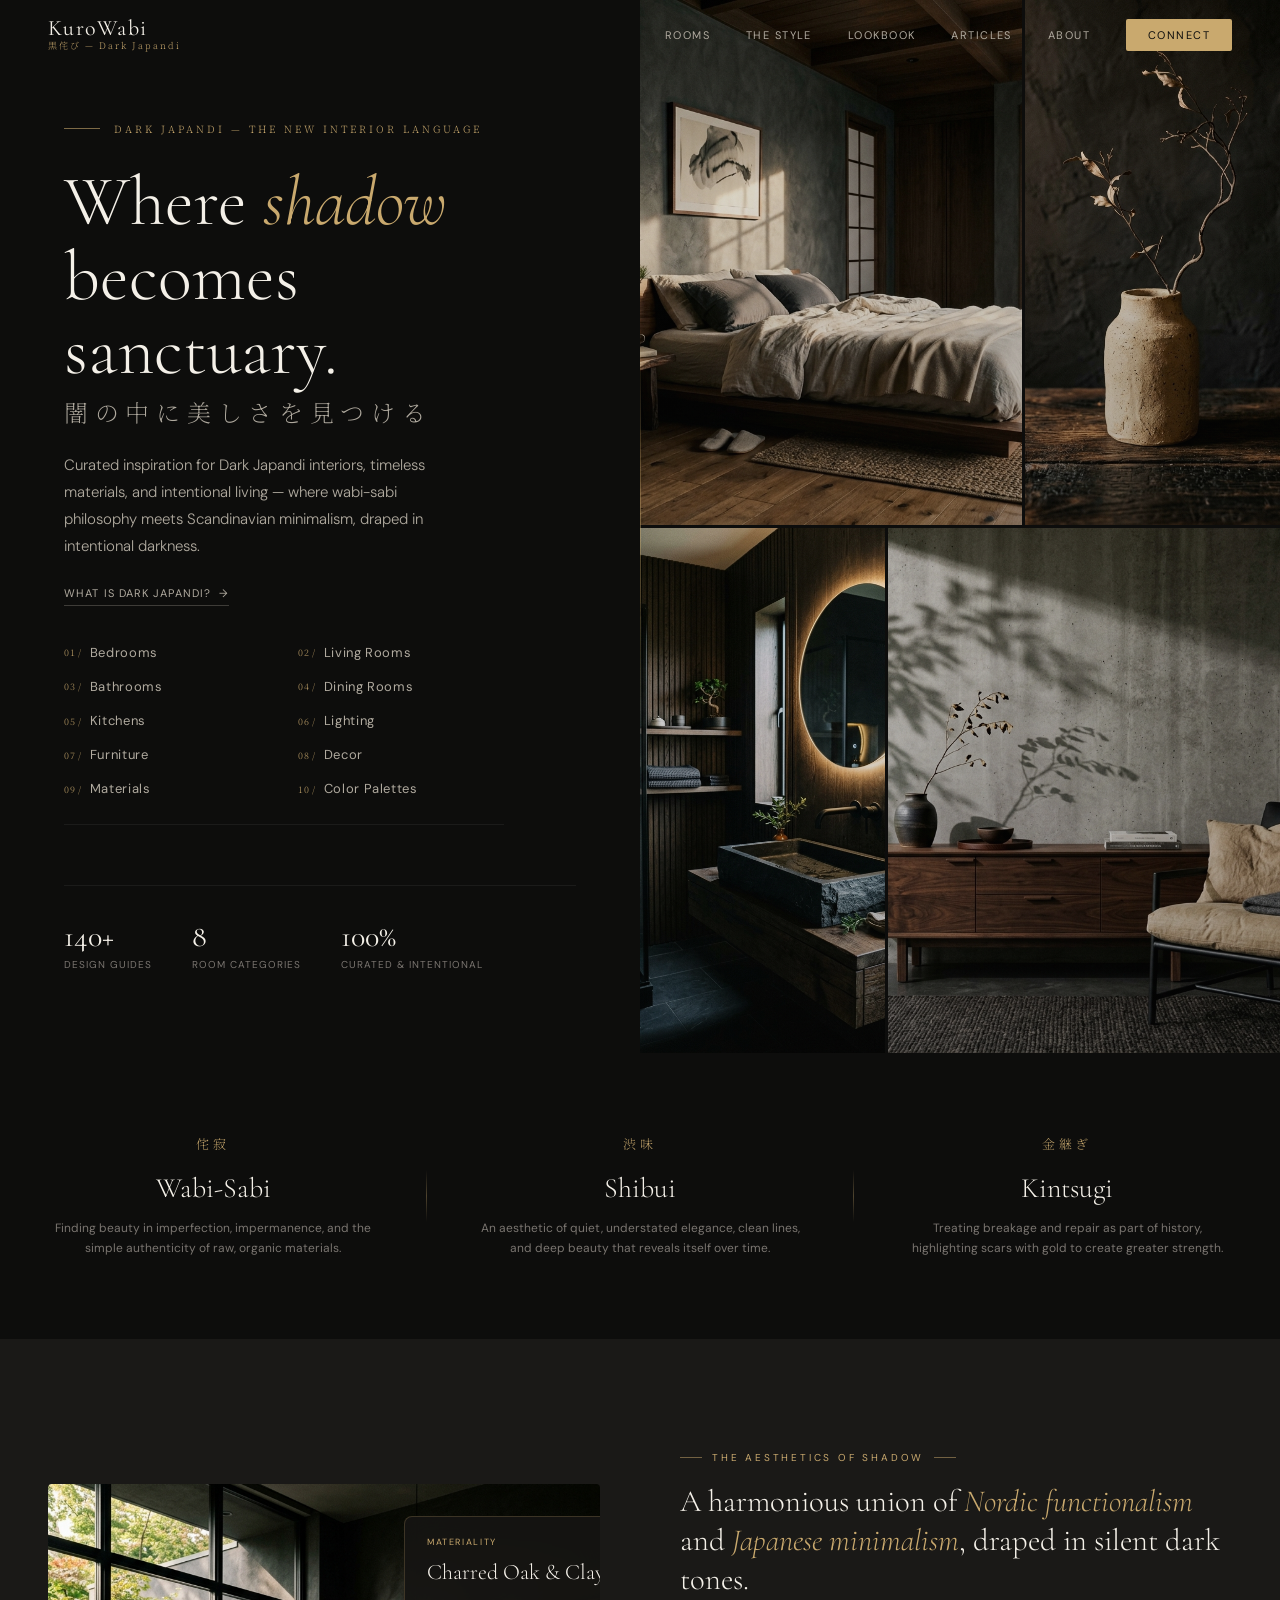
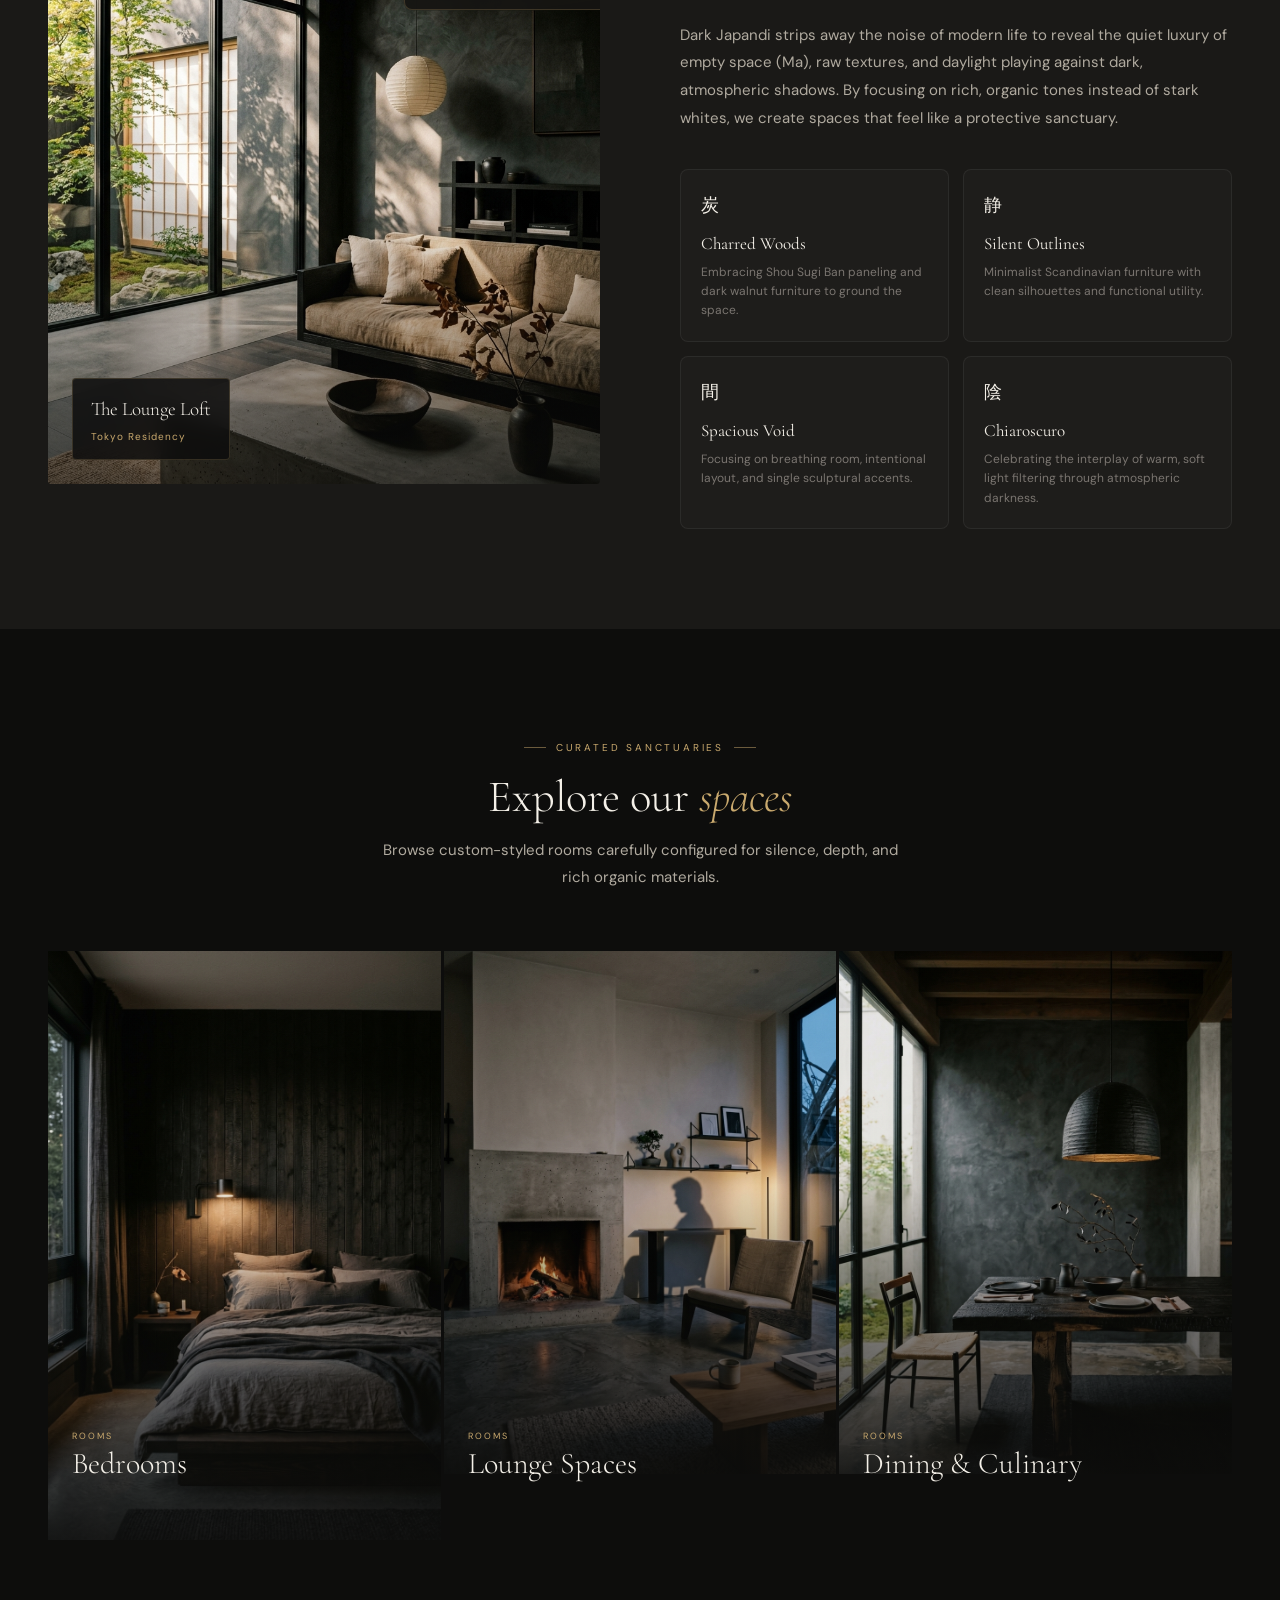
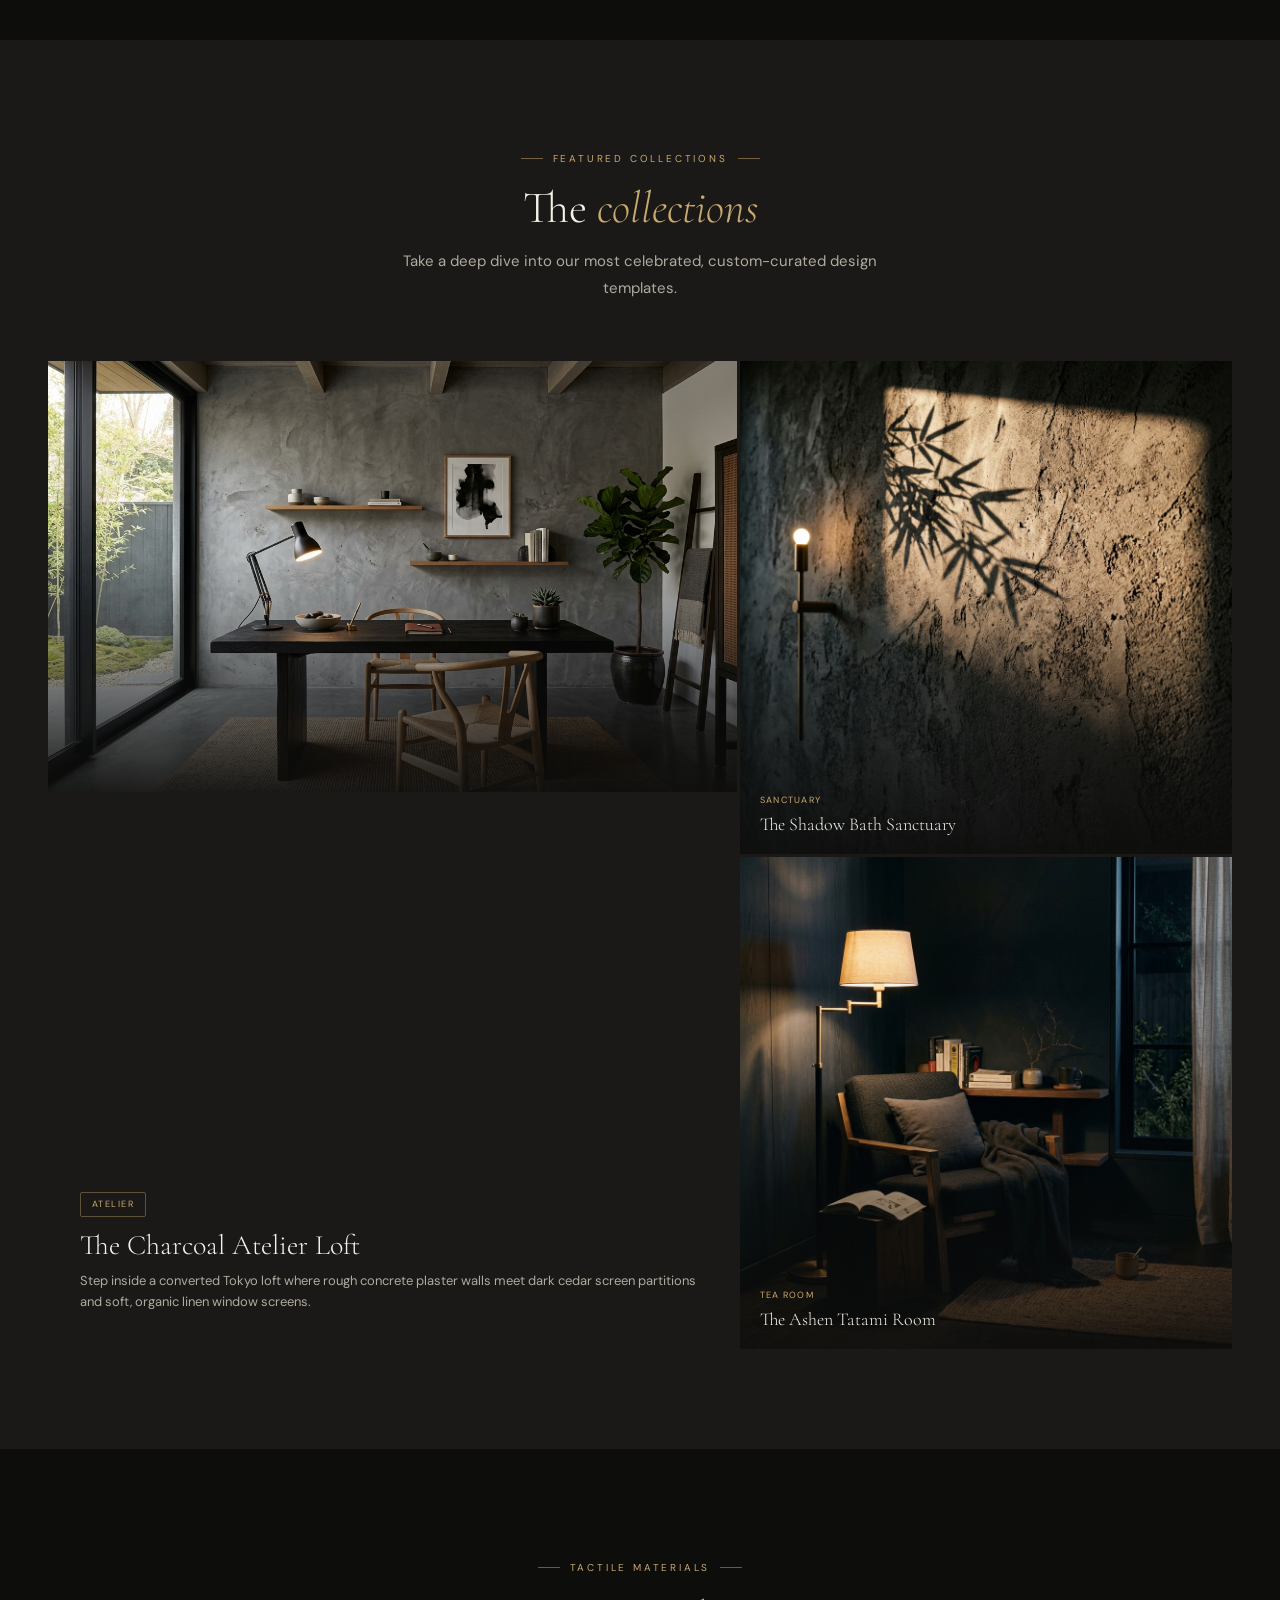
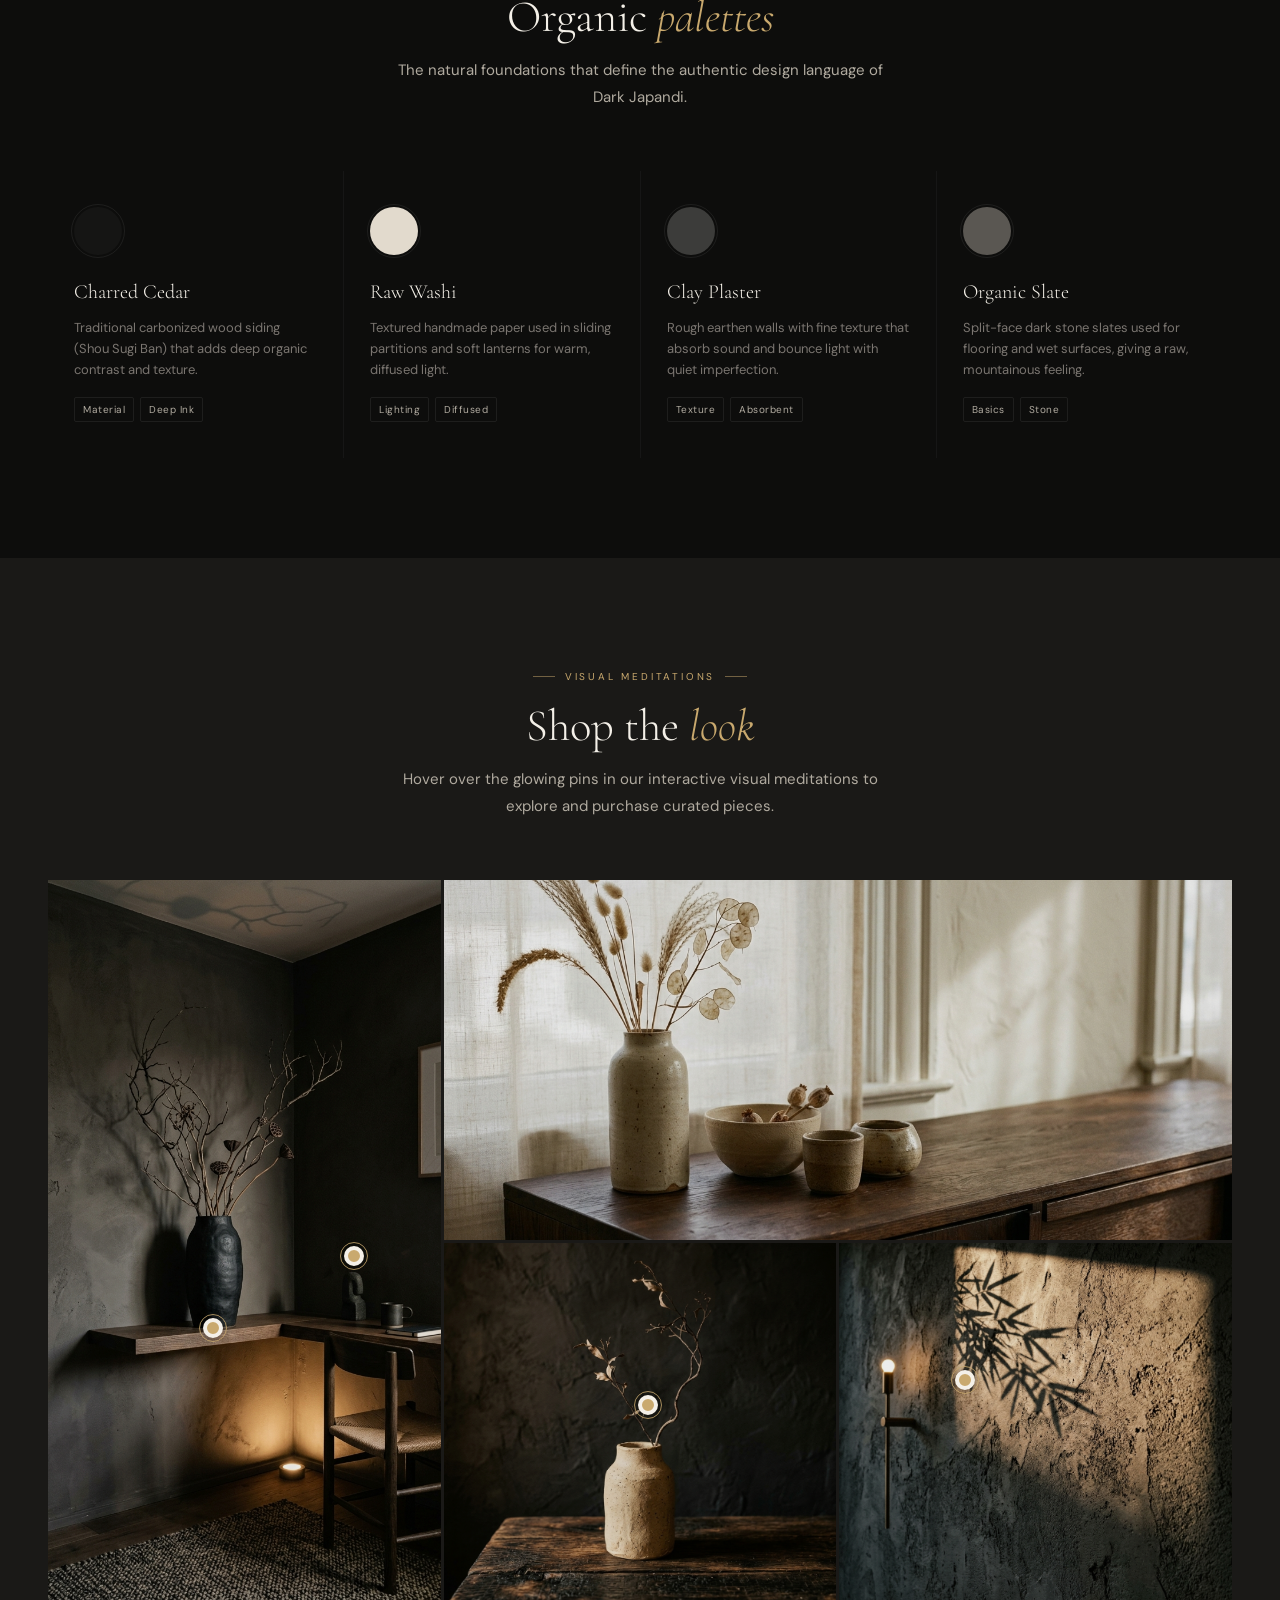
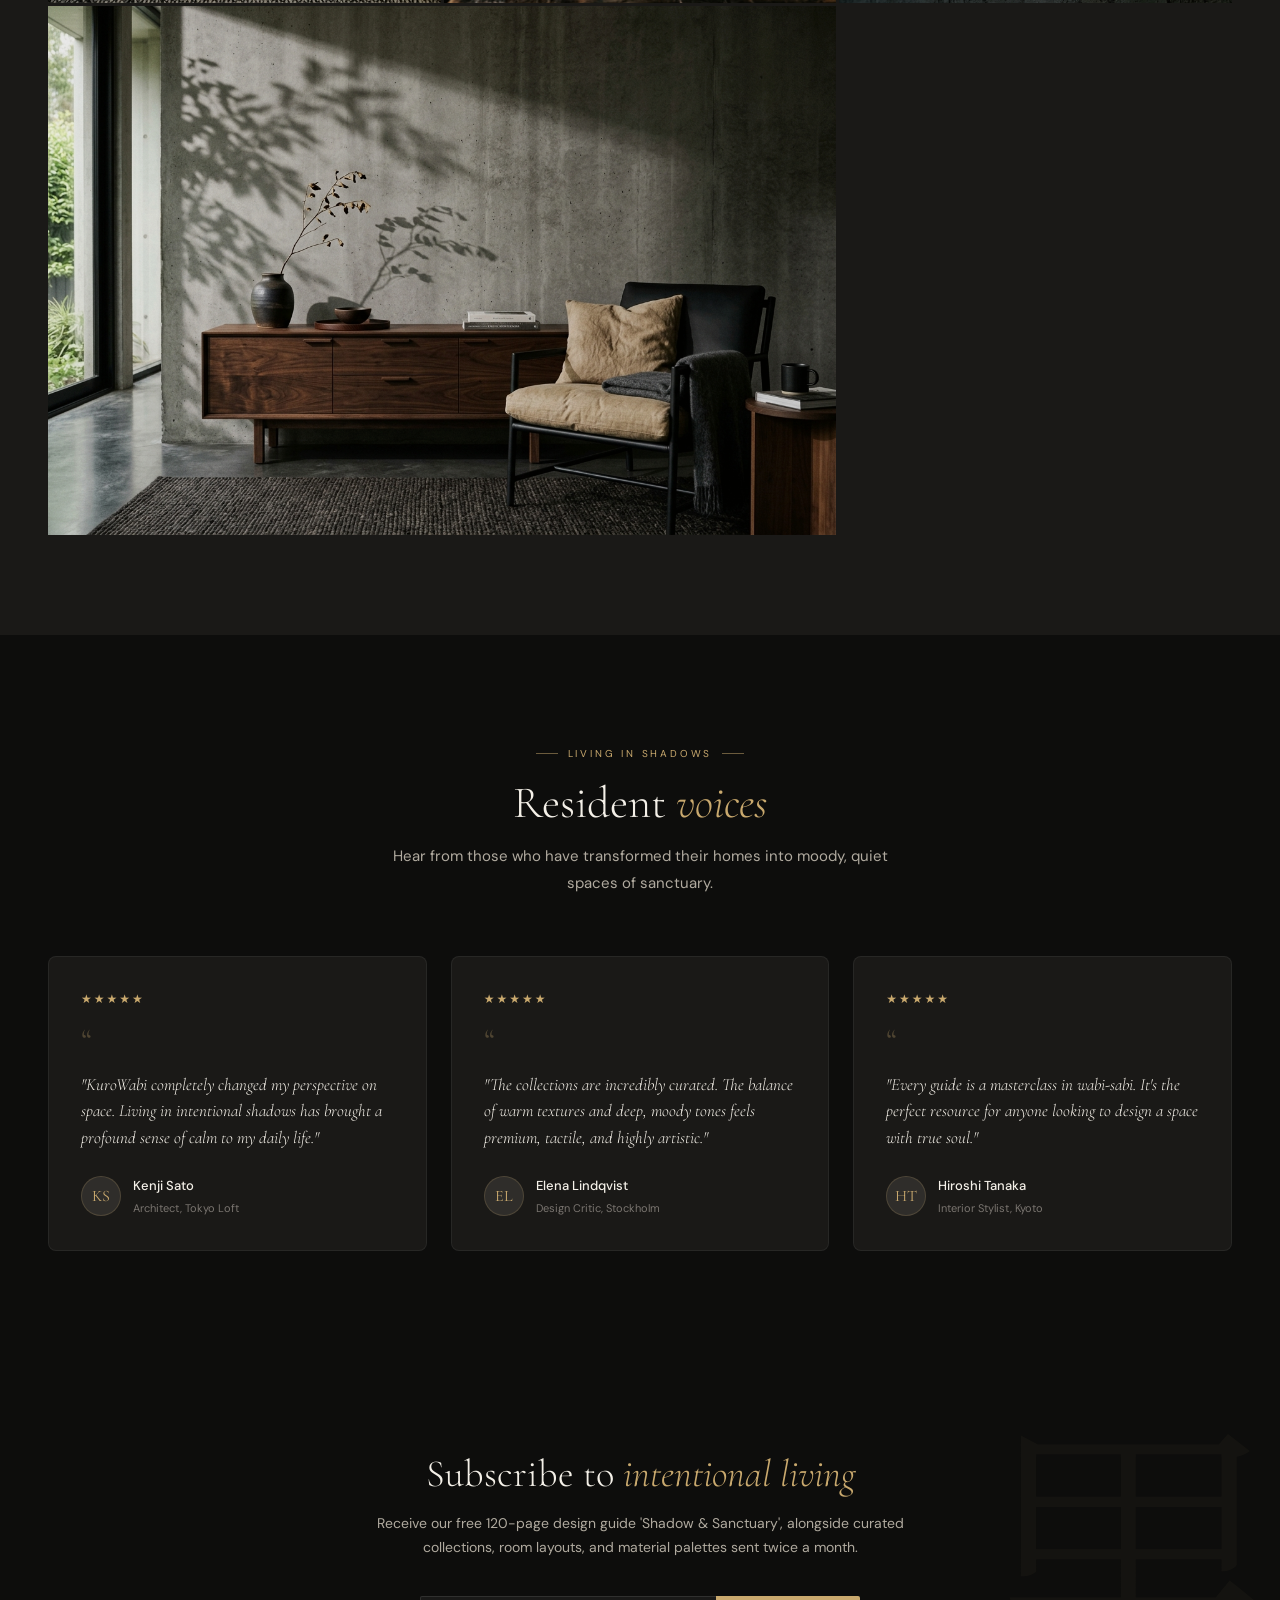
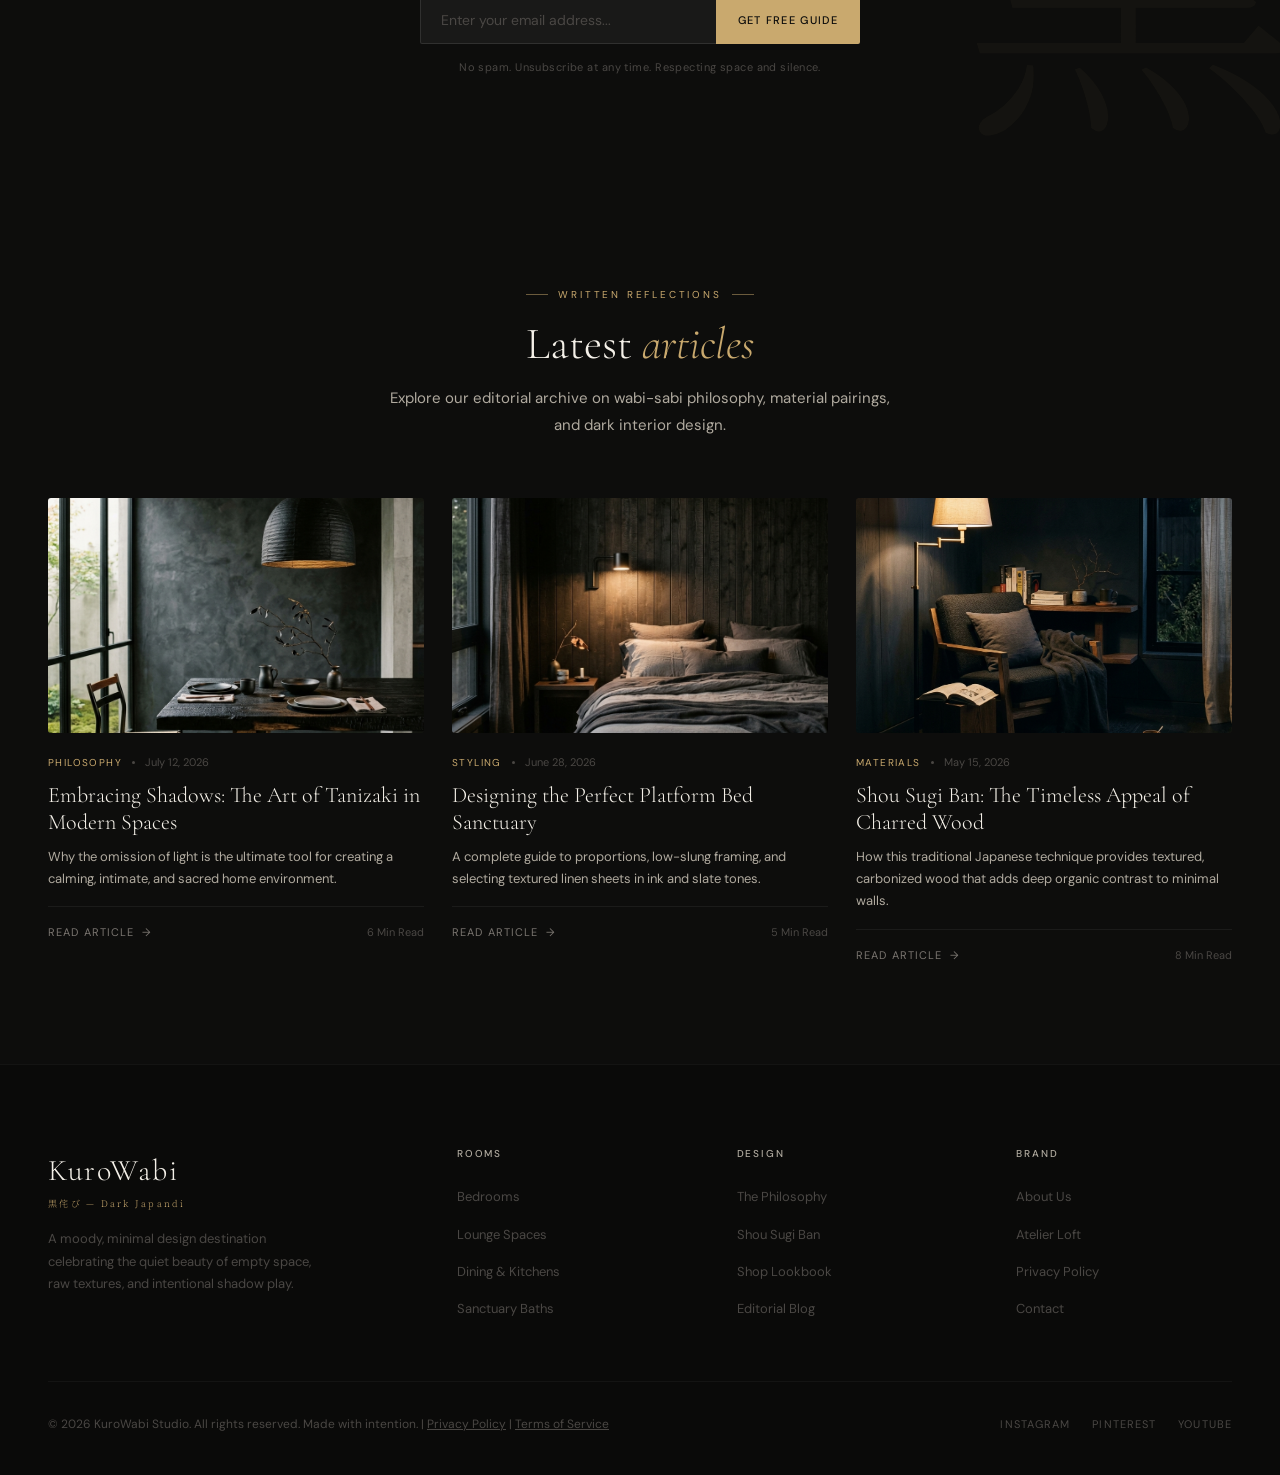
<file: index.html>
<!DOCTYPE html>
<html lang="en">
<head>
  <meta charset="UTF-8">
  <meta name="viewport" content="width=device-width, initial-scale=1.0">
  <title>KuroWabi — Dark Japandi Interior Design</title>
  <meta name="description" content="Curated inspiration for Dark Japandi interiors, timeless materials, and intentional living. Room guides, design ideas, and shop-the-look collections for moody, minimal, intentional spaces.">
  <link rel="preconnect" href="https://fonts.googleapis.com">
  <link href="https://fonts.googleapis.com/css2?family=Cormorant+Garamond:ital,wght@0,300;0,400;0,600;1,300;1,400&family=DM+Sans:wght@300;400;500&family=Noto+Serif+JP:wght@200;300&display=swap" rel="stylesheet">
  <link rel="stylesheet" href="index.css">
  <link rel="canonical" href="https://kurowabi.com/">
  <link rel="manifest" href="/site.webmanifest">
  <meta name="robots" content="index, follow, max-image-preview:large">
  <meta name="theme-color" content="#0d0d0c">

  <!-- Open Graph / Facebook -->
  <meta property="og:type" content="website">
  <meta property="og:site_name" content="KuroWabi">
  <meta property="og:title" content="KuroWabi — Dark Japandi Interior Design">
  <meta property="og:description" content="Curated inspiration for Dark Japandi interiors, timeless materials and intentional living.">
  <meta property="og:url" content="https://kurowabi.com/">
  <meta property="og:image" content="https://kurowabi.com/images/hero_1.jpg">

  <!-- Twitter -->
  <meta name="twitter:card" content="summary_large_image">
  <meta name="twitter:title" content="KuroWabi — Dark Japandi Interior Design">
  <meta name="twitter:description" content="Curated inspiration for Dark Japandi interiors, timeless materials and intentional living.">
  <meta name="twitter:image" content="https://kurowabi.com/images/hero_1.jpg">
</head>
<body>

<div id="pgbar"></div>

<!-- NAV -->
<header id="nav">
  <a href="index.html" class="logo" aria-label="KuroWabi Home">
    <span class="en">KuroWabi</span>
    <span class="jp">黒侘び — Dark Japandi</span>
  </a>
  <ul class="nl">
    <li><a href="/bedrooms/">Rooms</a></li>
    <li><a href="#guide">The Style</a></li>
    <li><a href="#lookbook">Lookbook</a></li>
    <li><a href="#articles">Articles</a></li>
    <li><a href="about.html">About</a></li>
    <li><a href="contact.html" class="cta">Connect</a></li>
  </ul>
  <div class="hbg" onclick="toggleMenu()">
    <span></span>
    <span></span>
    <span></span>
  </div>
</header>

<div class="mmenu" id="mm">
  <span class="mclose" onclick="toggleMenu()">✕</span>
  <a href="/bedrooms/" onclick="toggleMenu()">Rooms</a>
  <a href="#guide" onclick="toggleMenu()">The Style</a>
  <a href="#lookbook" onclick="toggleMenu()">Lookbook</a>
  <a href="#articles" onclick="toggleMenu()">Articles</a>
  <a href="about.html" onclick="toggleMenu()">About</a>
  <a href="contact.html" onclick="toggleMenu()">Connect</a>
</div>

<!-- SEMANTIC MAIN -->
<main>


<!-- HERO -->
<section class="hero" aria-labelledby="hero-title">
  <div class="hl">
    <div class="eyebrow"><span>Dark Japandi — The New Interior Language</span></div>
    <h1 id="hero-title">Where <em>shadow</em><br>becomes<br>sanctuary.<span class="jpline">闇の中に美しさを見つける</span></h1>
    <p class="hsub">Curated inspiration for Dark Japandi interiors, timeless materials, and intentional living — where wabi-sabi philosophy meets Scandinavian minimalism, draped in intentional darkness.</p>
    <div class="hact" style="margin-top: 24px;">
      <a href="#guide" class="bg">What is Dark Japandi? &nbsp;→</a>
    </div>
    <div class="hsilos-grid">
      <a href="/bedrooms/" class="hsilo-link"><span>01 /</span> Bedrooms</a>
      <a href="#rooms" class="hsilo-link"><span>02 /</span> Living Rooms</a>
      <a href="#rooms" class="hsilo-link"><span>03 /</span> Bathrooms</a>
      <a href="#rooms" class="hsilo-link"><span>04 /</span> Dining Rooms</a>
      <a href="#rooms" class="hsilo-link"><span>05 /</span> Kitchens</a>
      <a href="#rooms" class="hsilo-link"><span>06 /</span> Lighting</a>
      <a href="#rooms" class="hsilo-link"><span>07 /</span> Furniture</a>
      <a href="#rooms" class="hsilo-link"><span>08 /</span> Decor</a>
      <a href="#rooms" class="hsilo-link"><span>09 /</span> Materials</a>
      <a href="#rooms" class="hsilo-link"><span>10 /</span> Color Palettes</a>
    </div>
    <div class="hstats">
      <div>
        <div class="sn" data-target="140">0+</div>
        <div class="sl">Design guides</div>
      </div>
      <div>
        <div class="sn" data-target="8">0</div>
        <div class="sl">Room categories</div>
      </div>
      <div>
        <div class="sn">100%</div>
        <div class="sl">Curated &amp; intentional</div>
      </div>
    </div>
  </div>
  <div class="hr">
    <div class="hmosaic">
      <div class="hmt">
        <div class="mc"><img src="images/hero_1.jpg" alt="Dark Japandi bedroom sanctuary" loading="eager"></div>
        <div class="mc"><img src="images/hero_2.jpg" alt="Minimalist ceramic detail" loading="eager"></div>
      </div>
      <div class="hmb">
        <div class="mc"><img src="images/hero_3.jpg" alt="Sleek slate washroom" loading="eager"></div>
        <div class="mc"><img src="images/hero_4.jpg" alt="Moody minimalist lounge corner" loading="eager"></div>
      </div>
    </div>
    <div class="hline"></div>
  </div>
</section>

<!-- PHILOSOPHY -->
<section class="phil reveal d1" aria-labelledby="phil-title">
  <h2 id="phil-title" class="visually-hidden" style="position: absolute; width: 1px; height: 1px; padding: 0; margin: -1px; overflow: hidden; clip: rect(0, 0, 0, 0); border: 0;">Core Dark Japandi Philosophies</h2>
  <dl class="phil-grid" style="display: contents;">
    <div class="pi">
      <dt>
        <span class="pjp">侘寂</span>
        <span class="pen">Wabi-Sabi</span>
      </dt>
      <dd class="pdef">Finding beauty in imperfection, impermanence, and the simple authenticity of raw, organic materials.</dd>
    </div>
    <div class="pdiv"></div>
    <div class="pi">
      <dt>
        <span class="pjp">渋味</span>
        <span class="pen">Shibui</span>
      </dt>
      <dd class="pdef">An aesthetic of quiet, understated elegance, clean lines, and deep beauty that reveals itself over time.</dd>
    </div>
    <div class="pdiv"></div>
    <div class="pi">
      <dt>
        <span class="pjp">金継ぎ</span>
        <span class="pen">Kintsugi</span>
      </dt>
      <dd class="pdef">Treating breakage and repair as part of history, highlighting scars with gold to create greater strength.</dd>
    </div>
  </dl>
</section>

<!-- EXPLAINER -->
<section class="expl" id="guide">
  <div class="expli">
    <div class="imgw reveal d1">
      <img src="images/explainer.jpg" alt="Dark Japandi living room overview" loading="lazy">
      <div class="ibadge">
        <div class="ibt">The Lounge Loft</div>
        <div class="ibs">Tokyo Residency</div>
      </div>
      <div class="fc">
        <div class="fclbl">Materiality</div>
        <div class="fcval">Charred Oak &amp; Clay</div>
      </div>
    </div>
    <div class="reveal d2">
      <div class="seyebrow">The Aesthetics of Shadow</div>
      <h2 class="elead">A harmonious union of <em>Nordic functionalism</em> and <em>Japanese minimalism</em>, draped in silent dark tones.</h2>
      <p class="ebody">Dark Japandi strips away the noise of modern life to reveal the quiet luxury of empty space (Ma), raw textures, and daylight playing against dark, atmospheric shadows. By focusing on rich, organic tones instead of stark whites, we create spaces that feel like a protective sanctuary.</p>
      <div class="pillars">
        <div class="pill">
          <span class="pico">炭</span>
          <h3 class="ptit">Charred Woods</h3>
          <p class="pdsc">Embracing Shou Sugi Ban paneling and dark walnut furniture to ground the space.</p>
        </div>
        <div class="pill">
          <span class="pico">静</span>
          <h3 class="ptit">Silent Outlines</h3>
          <p class="pdsc">Minimalist Scandinavian furniture with clean silhouettes and functional utility.</p>
        </div>
        <div class="pill">
          <span class="pico">間</span>
          <h3 class="ptit">Spacious Void</h3>
          <p class="pdsc">Focusing on breathing room, intentional layout, and single sculptural accents.</p>
        </div>
        <div class="pill">
          <span class="pico">陰</span>
          <h3 class="ptit">Chiaroscuro</h3>
          <p class="pdsc">Celebrating the interplay of warm, soft light filtering through atmospheric darkness.</p>
        </div>
      </div>
    </div>
  </div>
</section>

<!-- CATEGORIES -->
<section class="cats" id="rooms">
  <div class="catsi">
    <div class="sh reveal d1">
      <span class="seyebrow">Curated Sanctuaries</span>
      <h2 class="stitle">Explore our <em>spaces</em></h2>
      <p class="ssub">Browse custom-styled rooms carefully configured for silence, depth, and rich organic materials.</p>
    </div>
    <div class="cgrid reveal d2">
      <div class="cc">
        <div class="cci">
          <img src="images/cat_bedroom.jpg" alt="Dark Japandi bedrooms" loading="lazy">
          <div class="cov"></div>
        </div>
        <div class="ccon">
          <span class="clbl">Rooms</span>
          <h3 class="cname">Bedrooms</h3>
          <span class="ccount">18 Collections</span>
        </div>
        <div class="carr">→</div>
      </div>
      <div class="cc">
        <div class="cci">
          <img src="images/cat_lounge.jpg" alt="Dark Japandi lounge rooms" loading="lazy">
          <div class="cov"></div>
        </div>
        <div class="ccon">
          <span class="clbl">Rooms</span>
          <h3 class="cname">Lounge Spaces</h3>
          <span class="ccount">24 Collections</span>
        </div>
        <div class="carr">→</div>
      </div>
      <div class="cc">
        <div class="cci">
          <img src="images/cat_dining.jpg" alt="Dark Japandi culinary spaces" loading="lazy">
          <div class="cov"></div>
        </div>
        <div class="ccon">
          <span class="clbl">Rooms</span>
          <h3 class="cname">Dining &amp; Culinary</h3>
          <span class="ccount">12 Collections</span>
        </div>
        <div class="carr">→</div>
      </div>
    </div>
  </div>
</section>

<!-- FEATURED -->
<section class="feat">
  <div class="feati">
    <div class="sh reveal d1">
      <span class="seyebrow">Featured Collections</span>
      <h2 class="stitle">The <em>collections</em></h2>
      <p class="ssub">Take a deep dive into our most celebrated, custom-curated design templates.</p>
    </div>
    <div class="fgrid reveal d2">
      <div class="fm">
        <div class="fmi">
          <img src="images/feat_main.jpg" alt="The Charcoal Atelier Loft" loading="lazy">
        </div>
        <div class="fmeta">
          <span class="ftag">Atelier</span>
          <h3 class="ftit">The Charcoal Atelier Loft</h3>
          <p class="fexc">Step inside a converted Tokyo loft where rough concrete plaster walls meet dark cedar screen partitions and soft, organic linen window screens.</p>
        </div>
      </div>
      <div class="fsb">
        <div class="fs">
          <div class="fsi">
            <img src="images/feat_side_1.jpg" alt="The Sanctuary Washroom" loading="lazy">
          </div>
          <div class="fsmeta">
            <span class="fstag">Sanctuary</span>
            <h4 class="fstit">The Shadow Bath Sanctuary</h4>
          </div>
        </div>
        <div class="fs">
          <div class="fsi">
            <img src="images/feat_side_2.jpg" alt="The Ashen Tatami Room" loading="lazy">
          </div>
          <div class="fsmeta">
            <span class="fstag">Tea Room</span>
            <h4 class="fstit">The Ashen Tatami Room</h4>
          </div>
        </div>
      </div>
    </div>
  </div>
</section>

<!-- ELEMENTS -->
<section class="elems">
  <div class="elemsi">
    <div class="sh reveal d1">
      <span class="seyebrow">Tactile Materials</span>
      <h2 class="stitle">Organic <em>palettes</em></h2>
      <p class="ssub">The natural foundations that define the authentic design language of Dark Japandi.</p>
    </div>
    <div class="egrid reveal d2">
      <div class="ecard">
        <div class="esw" style="background: #151514;"></div>
        <h3 class="etit">Charred Cedar</h3>
        <p class="edsc">Traditional carbonized wood siding (Shou Sugi Ban) that adds deep organic contrast and texture.</p>
        <div class="etags">
          <span class="etag">Material</span>
          <span class="etag">Deep Ink</span>
        </div>
      </div>
      <div class="ecard">
        <div class="esw" style="background: #e2dacd;"></div>
        <h3 class="etit">Raw Washi</h3>
        <p class="edsc">Textured handmade paper used in sliding partitions and soft lanterns for warm, diffused light.</p>
        <div class="etags">
          <span class="etag">Lighting</span>
          <span class="etag">Diffused</span>
        </div>
      </div>
      <div class="ecard">
        <div class="esw" style="background: #3c3c3a;"></div>
        <h3 class="etit">Clay Plaster</h3>
        <p class="edsc">Rough earthen walls with fine texture that absorb sound and bounce light with quiet imperfection.</p>
        <div class="etags">
          <span class="etag">Texture</span>
          <span class="etag">Absorbent</span>
        </div>
      </div>
      <div class="ecard">
        <div class="esw" style="background: #5a5752;"></div>
        <h3 class="etit">Organic Slate</h3>
        <p class="edsc">Split-face dark stone slates used for flooring and wet surfaces, giving a raw, mountainous feeling.</p>
        <div class="etags">
          <span class="etag">Basics</span>
          <span class="etag">Stone</span>
        </div>
      </div>
    </div>
  </div>
</section>

<!-- LOOKBOOK -->
<section class="lkbk" id="lookbook">
  <div class="lkbki">
    <div class="sh reveal d1">
      <span class="seyebrow">Visual Meditations</span>
      <h2 class="stitle">Shop the <em>look</em></h2>
      <p class="ssub">Hover over the glowing pins in our interactive visual meditations to explore and purchase curated pieces.</p>
    </div>
    <div class="lgrid reveal d2">
      <div class="lc tall" id="lk-card-1">
        <img src="images/lk_1.jpg" alt="Japandi room details" loading="lazy">
        <span class="llabel">Lounge Seating corner</span>
      </div>
      <div class="lc wide" id="lk-card-2">
        <img src="images/lk_2.jpg" alt="Low sideboard detail" loading="lazy">
        <span class="llabel">Wabi Lowboard</span>
      </div>
      <div class="lc" id="lk-card-3">
        <img src="images/hero_2.jpg" alt="Ceramic decor detail" loading="lazy">
        <span class="llabel">Ceramics Study</span>
      </div>
      <div class="lc" id="lk-card-4">
        <img src="images/feat_side_1.jpg" alt="Japandi bathroom sconce" loading="lazy">
        <span class="llabel">Stone Washbasin corner</span>
      </div>
      <div class="lc wide" id="lk-card-5">
        <img src="images/hero_4.jpg" alt="Dark Japandi reading lounge" loading="lazy">
        <span class="llabel">Lounge Seating overview</span>
      </div>
    </div>
  </div>
</section>

<!-- TESTIMONIALS -->
<section class="testi">
  <div class="testii">
    <div class="sh reveal d1">
      <span class="seyebrow">Living in Shadows</span>
      <h2 class="stitle">Resident <em>voices</em></h2>
      <p class="ssub">Hear from those who have transformed their homes into moody, quiet spaces of sanctuary.</p>
    </div>
    <div class="tgrid reveal d2">
      <div class="tc">
        <div class="tstars">★★★★★</div>
        <div class="tquote">“</div>
        <p class="ttext">"KuroWabi completely changed my perspective on space. Living in intentional shadows has brought a profound sense of calm to my daily life."</p>
        <div class="tauthor">
          <div class="tavatar">KS</div>
          <div>
            <div class="tname">Kenji Sato</div>
            <div class="trole">Architect, Tokyo Loft</div>
          </div>
        </div>
      </div>
      <div class="tc">
        <div class="tstars">★★★★★</div>
        <div class="tquote">“</div>
        <p class="ttext">"The collections are incredibly curated. The balance of warm textures and deep, moody tones feels premium, tactile, and highly artistic."</p>
        <div class="tauthor">
          <div class="tavatar">EL</div>
          <div>
            <div class="tname">Elena Lindqvist</div>
            <div class="trole">Design Critic, Stockholm</div>
          </div>
        </div>
      </div>
      <div class="tc">
        <div class="tstars">★★★★★</div>
        <div class="tquote">“</div>
        <p class="ttext">"Every guide is a masterclass in wabi-sabi. It's the perfect resource for anyone looking to design a space with true soul."</p>
        <div class="tauthor">
          <div class="tavatar">HT</div>
          <div>
            <div class="tname">Hiroshi Tanaka</div>
            <div class="trole">Interior Stylist, Kyoto</div>
          </div>
        </div>
      </div>
    </div>
  </div>
</section>

<!-- NEWSLETTER -->
<section class="nl-s" id="newsletter">
  <div class="nli reveal d1">
    <h2 class="nltit">Subscribe to <em>intentional living</em></h2>
    <p class="nlsub">Receive our free 120-page design guide 'Shadow &amp; Sanctuary', alongside curated collections, room layouts, and material palettes sent twice a month.</p>
    <form class="nlform" onsubmit="event.preventDefault(); alert('Thank you for subscribing to KuroWabi.');">
      <input type="email" placeholder="Enter your email address..." required>
      <button type="submit">Get Free Guide</button>
    </form>
    <p class="nlnote">No spam. Unsubscribe at any time. Respecting space and silence.</p>
  </div>
</section>

<!-- ARTICLES -->
<section class="artss" id="articles" aria-labelledby="articles-title">
  <div class="artsi">
    <div class="sh reveal d1">
      <span class="seyebrow">Written Reflections</span>
      <h2 id="articles-title" class="stitle">Latest <em>articles</em></h2>
      <p class="ssub">Explore our editorial archive on wabi-sabi philosophy, material pairings, and dark interior design.</p>
    </div>
    <div class="agrid reveal d2">
      <a href="embracing-shadows.html" class="ac">
        <div class="aimg">
          <div class="aimgi">
            <img src="images/cat_dining.jpg" alt="Article: Embracing Shadows" loading="lazy">
          </div>
        </div>
        <div class="ameta">
          <span class="atag">Philosophy</span>
          <span class="adot"></span>
          <span class="adate"><time datetime="2026-07-12">July 12, 2026</time></span>
        </div>
        <h3 class="atit">Embracing Shadows: The Art of Tanizaki in Modern Spaces</h3>
        <p class="aexc">Why the omission of light is the ultimate tool for creating a calming, intimate, and sacred home environment.</p>
        <div class="aftr">
          <span class="aread">Read Article &nbsp;→</span>
          <span class="atime">6 Min Read</span>
        </div>
      </a>
      <a href="bedroom-guide.html" class="ac">
        <div class="aimg">
          <div class="aimgi">
            <img src="images/cat_bedroom.jpg" alt="Article: Platform Bed Sanctuary" loading="lazy">
          </div>
        </div>
        <div class="ameta">
          <span class="atag">Styling</span>
          <span class="adot"></span>
          <span class="adate"><time datetime="2026-06-28">June 28, 2026</time></span>
        </div>
        <h3 class="atit">Designing the Perfect Platform Bed Sanctuary</h3>
        <p class="aexc">A complete guide to proportions, low-slung framing, and selecting textured linen sheets in ink and slate tones.</p>
        <div class="aftr">
          <span class="aread">Read Article &nbsp;→</span>
          <span class="atime">5 Min Read</span>
        </div>
      </a>
      <a href="shou-sugi-ban.html" class="ac">
        <div class="aimg">
          <div class="aimgi">
            <img src="images/feat_side_2.jpg" alt="Article: Shou Sugi Ban charred wood" loading="lazy">
          </div>
        </div>
        <div class="ameta">
          <span class="atag">Materials</span>
          <span class="adot"></span>
          <span class="adate"><time datetime="2026-05-15">May 15, 2026</time></span>
        </div>
        <h3 class="atit">Shou Sugi Ban: The Timeless Appeal of Charred Wood</h3>
        <p class="aexc">How this traditional Japanese technique provides textured, carbonized wood that adds deep organic contrast to minimal walls.</p>
        <div class="aftr">
          <span class="aread">Read Article &nbsp;→</span>
          <span class="atime">8 Min Read</span>
        </div>
      </a>
    </div>
  </div>
</section>

</main>

<!-- FOOTER -->
<footer>
  <div class="fti">
    <div class="ftop">
      <div class="fb">
        <h3 class="fbn">KuroWabi</h3>
        <h4 class="fbj">黒侘び — Dark Japandi</h4>
        <p>A moody, minimal design destination celebrating the quiet beauty of empty space, raw textures, and intentional shadow play.</p>
      </div>
      <div>
        <h4 class="fct">Rooms</h4>
        <ul class="flinks">
          <li><a href="/bedrooms/">Bedrooms</a></li>
          <li><a href="#rooms">Lounge Spaces</a></li>
          <li><a href="#rooms">Dining &amp; Kitchens</a></li>
          <li><a href="#rooms">Sanctuary Baths</a></li>
        </ul>
      </div>
      <div>
        <h4 class="fct">Design</h4>
        <ul class="flinks">
          <li><a href="#guide">The Philosophy</a></li>
          <li><a href="#guide">Shou Sugi Ban</a></li>
          <li><a href="#lookbook">Shop Lookbook</a></li>
          <li><a href="#articles">Editorial Blog</a></li>
        </ul>
      </div>
      <div>
        <h4 class="fct">Brand</h4>
        <ul class="flinks">
          <li><a href="about.html">About Us</a></li>
          <li><a href="index.html#guide">Atelier Loft</a></li>
          <li><a href="privacy.html">Privacy Policy</a></li>
          <li><a href="contact.html">Contact</a></li>
        </ul>
      </div>
    </div>
    <div class="fbot">
      <div class="fcopy">
        &copy; 2026 KuroWabi Studio. All rights reserved. Made with intention. | <a href="privacy.html" style="text-decoration: underline;">Privacy Policy</a> | <a href="terms.html" style="text-decoration: underline;">Terms of Service</a>
      </div>
      <div class="fsoc">
        <a href="#">Instagram</a>
        <a href="#">Pinterest</a>
        <a href="#">YouTube</a>
      </div>
    </div>
  </div>
</footer>

<script src="index.js"></script>

<!-- SCHEMA JSON-LD -->
<script type="application/ld+json">
{
  "@context": "https://schema.org",
  "@graph": [
    {
      "@type": "Organization",
      "@id": "https://kurowabi.com/#organization",
      "name": "KuroWabi",
      "url": "https://kurowabi.com",
      "description": "Curated inspiration for Dark Japandi interiors, timeless materials, and intentional living.",
      "sameAs": [
        "https://pinterest.com/kurowabi",
        "https://instagram.com/kurowabi"
      ]
    },
    {
      "@type": "WebSite",
      "@id": "https://kurowabi.com/#website",
      "url": "https://kurowabi.com",
      "name": "KuroWabi",
      "description": "Curated inspiration for Dark Japandi interiors, timeless materials and intentional living.",
      "publisher": { "@id": "https://kurowabi.com/#organization" }
    },
    {
      "@type": "WebPage",
      "@id": "https://kurowabi.com/#webpage",
      "url": "https://kurowabi.com",
      "name": "KuroWabi — Dark Japandi Interior Design",
      "description": "Curated ideas, room guides and shop-the-look collections for moody, minimal, intentional Dark Japandi spaces.",
      "isPartOf": { "@id": "https://kurowabi.com/#website" },
      "about": [
        { "@type": "Thing", "name": "Dark Japandi", "sameAs": "https://www.wikidata.org/wiki/Q107325593" },
        { "@type": "Thing", "name": "Wabi-Sabi", "sameAs": "https://www.wikidata.org/wiki/Q842829" },
        { "@type": "Thing", "name": "Minimalism", "sameAs": "https://www.wikidata.org/wiki/Q188488" }
      ]
    },
    {
      "@type": "ItemList",
      "@id": "https://kurowabi.com/#rooms-list",
      "name": "Dark Japandi Room Categories",
      "itemListElement": [
        { "@type": "ListItem", "position": 1, "name": "Dark Japandi Bedrooms", "url": "https://kurowabi.com//bedrooms/" },
        { "@type": "ListItem", "position": 2, "name": "Dark Japandi Lounge Spaces", "url": "https://kurowabi.com/#rooms" },
        { "@type": "ListItem", "position": 3, "name": "Dark Japandi Dining & Culinary", "url": "https://kurowabi.com/#rooms" }
      ]
    }
  ]
}
</script>

</body>
</html>
</file>
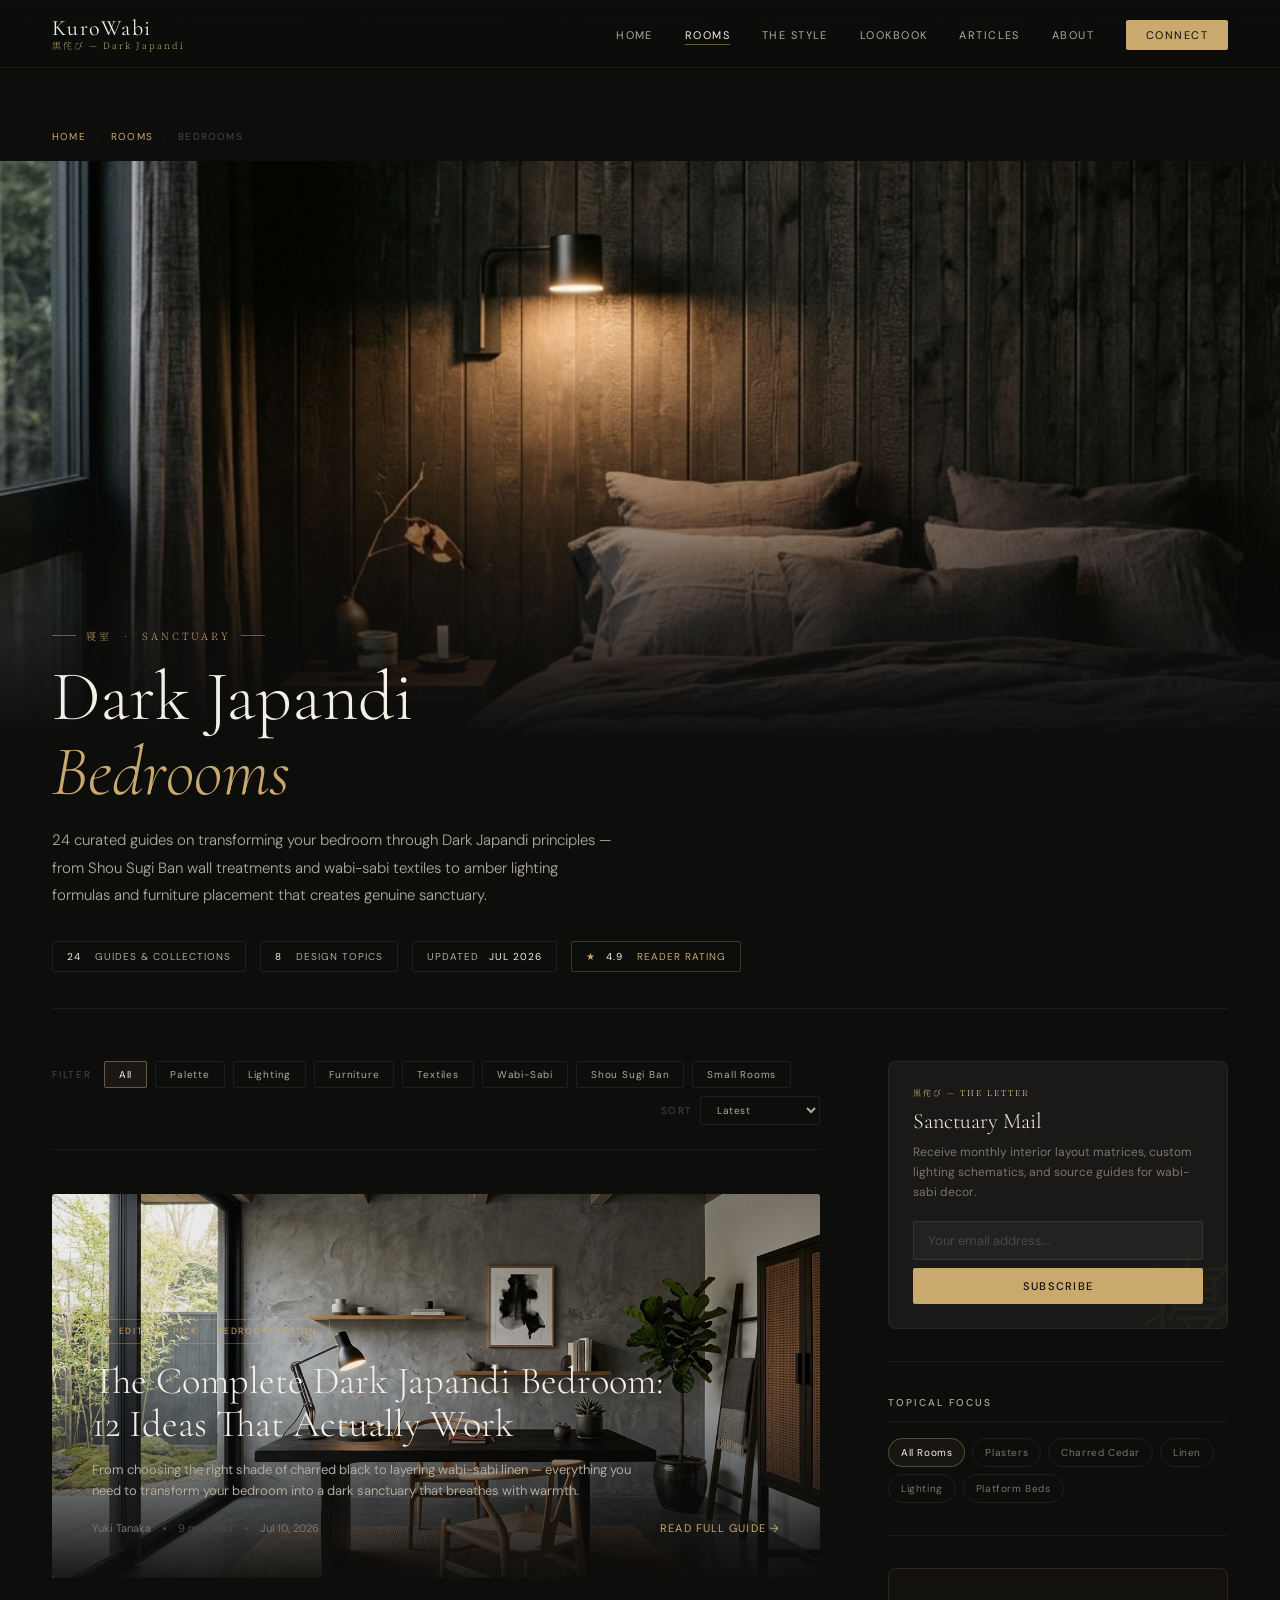
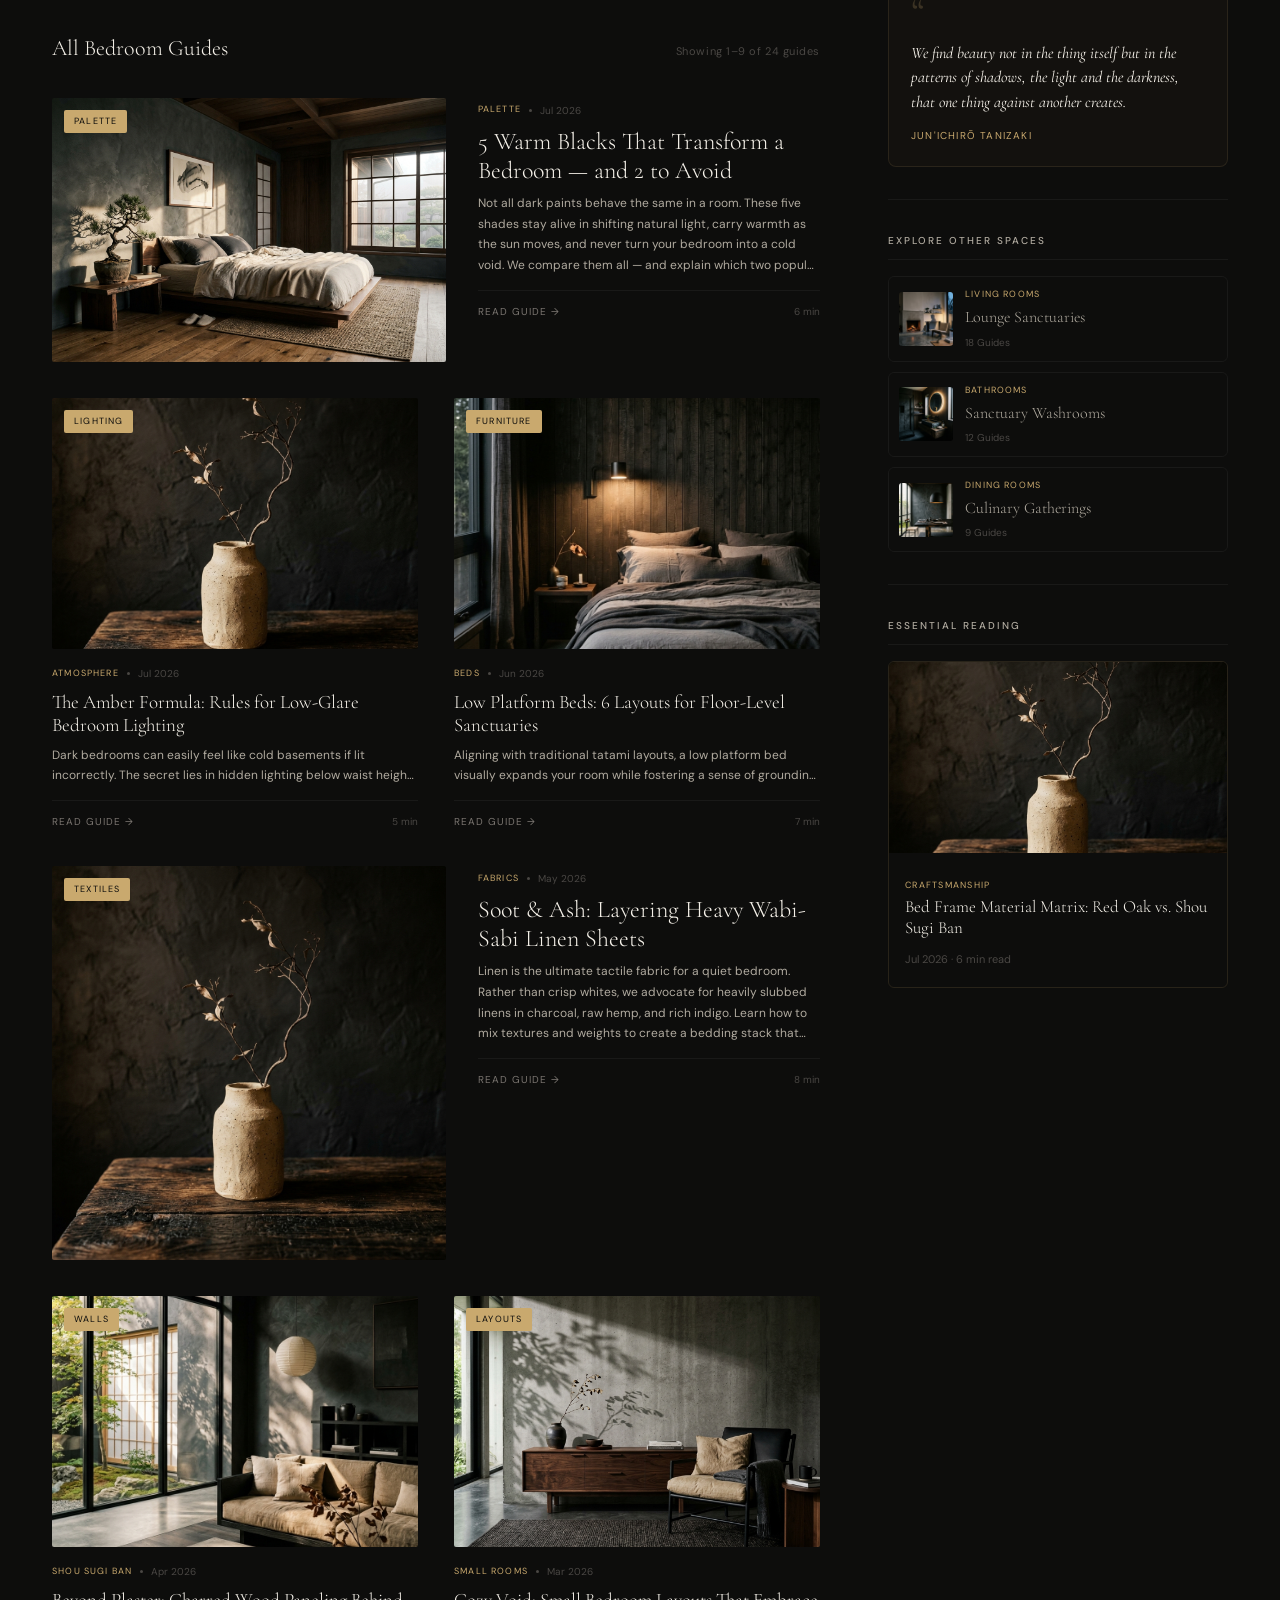
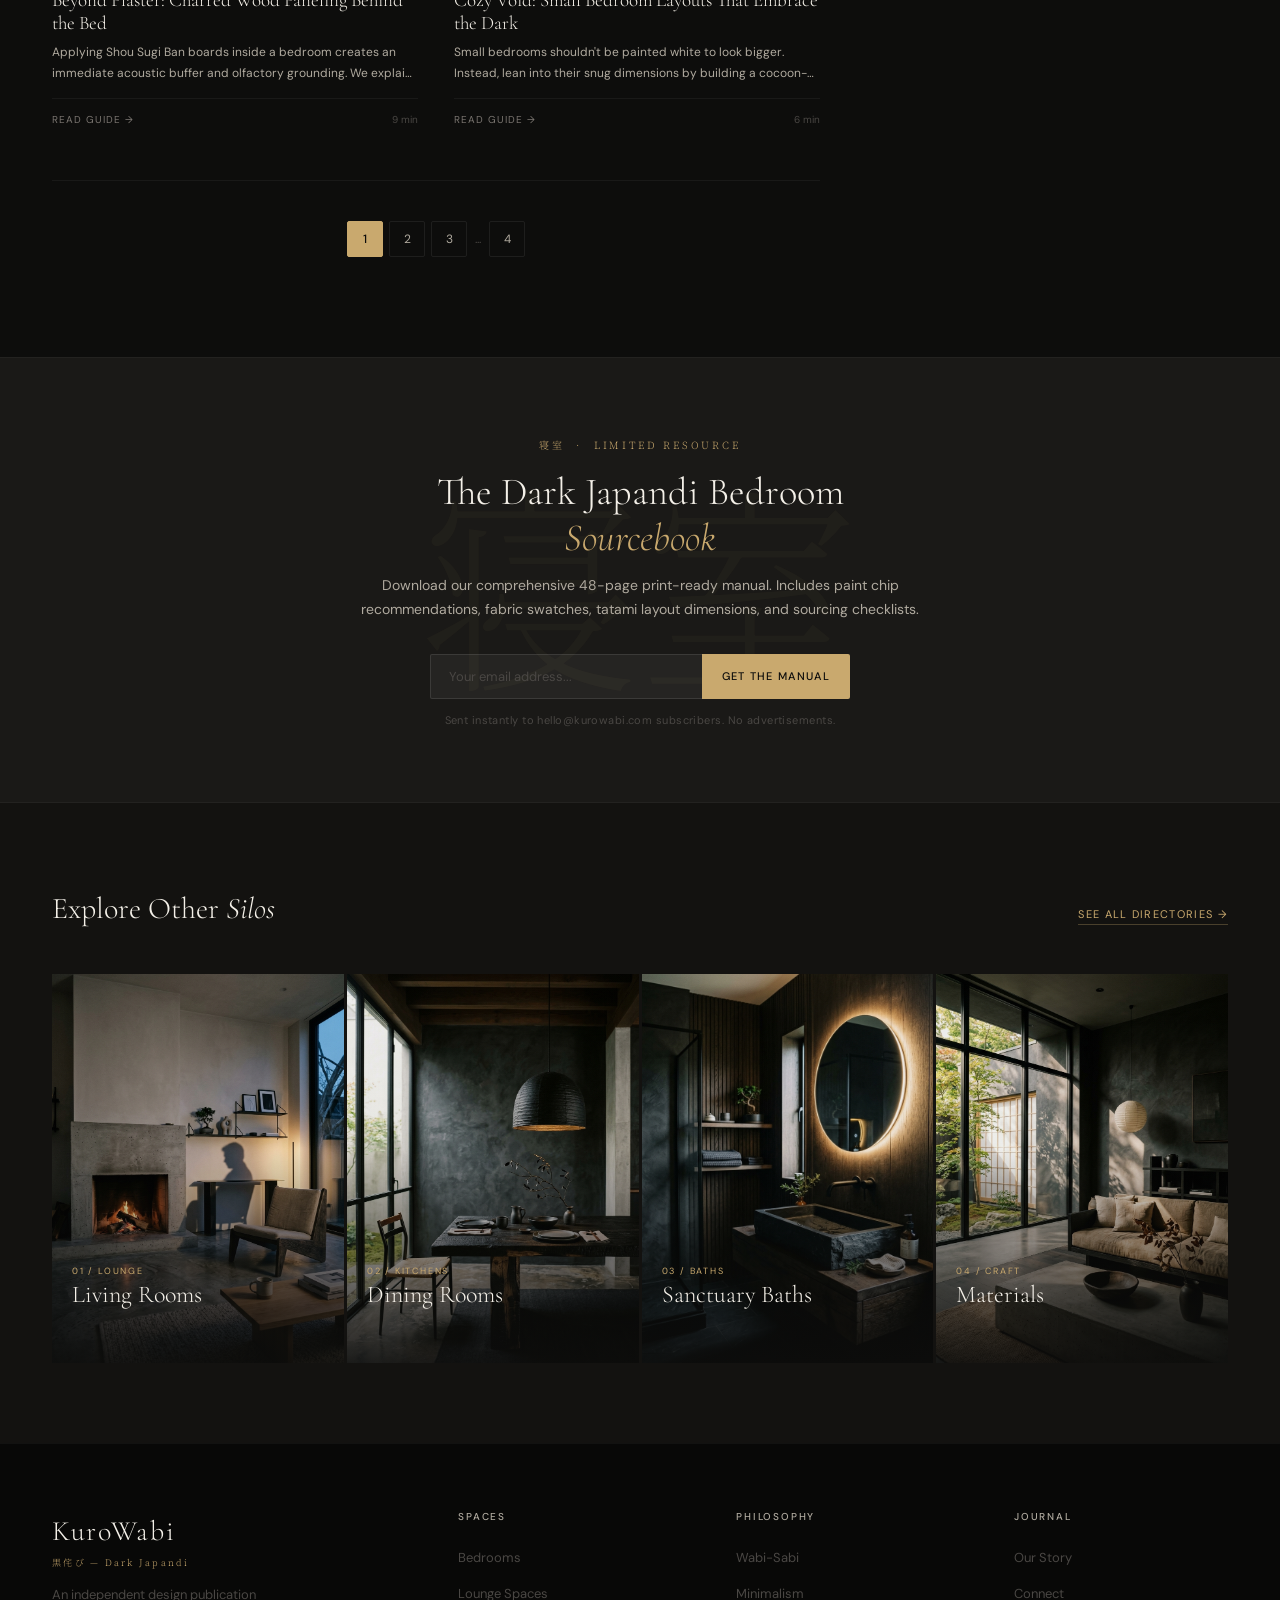
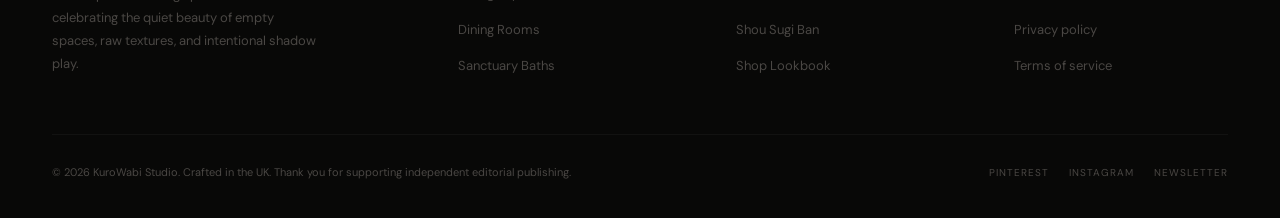
<file: bedrooms/index.html>
<!DOCTYPE html>
<html lang="en">
<head>
<meta charset="UTF-8">
<meta name="viewport" content="width=device-width,initial-scale=1.0">
<title>Dark Japandi Bedroom Collections & Guides — KuroWabi</title>
<meta name="description" content="24 expert guides and curated collections on Dark Japandi bedroom design. Charred wood, wabi-sabi textiles, lighting formulas, and complete room transformations.">
<link rel="canonical" href="https://kurowabi.com/bedrooms/">
<link rel="preconnect" href="https://fonts.googleapis.com">
<link href="https://fonts.googleapis.com/css2?family=Cormorant+Garamond:ital,wght@0,300;0,400;0,600;1,300;1,400&family=DM+Sans:wght@300;400;500&family=Noto+Serif+JP:wght@200;300;400&display=swap" rel="stylesheet">
<style>
:root{
  --ink:#0d0d0c;--ink2:#131210;--ink3:#1a1917;--ink4:#242220;
  --stone:#4a4744;--sand:#7a7570;--mist:#b0aa9f;
  --cream:#f4f0e8;--paper:#e8e2d9;
  --gold:#c9a96e;--goldl:#e2c99a;--goldd:#a8875a;
  --fd:'Cormorant Garamond',Georgia,serif;
  --fj:'Noto Serif JP',serif;
  --fb:'DM Sans',system-ui,sans-serif;
  --max:1320px;
}
*,*::before,*::after{box-sizing:border-box;margin:0;padding:0}
html{scroll-behavior:smooth;font-size:16px}
body{font-family:var(--fb);background:var(--ink);color:var(--cream);line-height:1.7;overflow-x:hidden}
img{max-width:100%;display:block;object-fit:cover;width:100%}
a{color:inherit;text-decoration:none}

/* TRANSITIONS */
@keyframes fadeUp{from{opacity:0;transform:translateY(24px)}to{opacity:1;transform:none}}
@keyframes kb{0%{transform:scale(1)}100%{transform:scale(1.06)}}
.rv{opacity:0;transform:translateY(20px);transition:opacity .7s ease,transform .7s ease}
.rv.in{opacity:1;transform:none}
.d1{transition-delay:.1s}.d2{transition-delay:.2s}.d3{transition-delay:.3s}
.d4{transition-delay:.4s}.d5{transition-delay:.5s}

/* PROGRESS */
#pg{position:fixed;top:0;left:0;height:2px;background:var(--gold);z-index:300;width:0;transition:width .12s linear;pointer-events:none}

/* ── NAV ── */
nav{
  position:fixed;inset:0 0 auto;height:68px;
  padding:0 52px;display:flex;align-items:center;justify-content:space-between;
  z-index:200;background:rgba(13,13,12,.97);
  backdrop-filter:blur(24px);-webkit-backdrop-filter:blur(24px);
  border-bottom:1px solid rgba(201,169,110,.1);
}
.logo{display:flex;flex-direction:column;gap:2px;line-height:1}
.logo-en{font-family:var(--fd);font-size:22px;font-weight:400;letter-spacing:.08em;color:var(--cream)}
.logo-jp{font-family:var(--fj);font-size:9px;font-weight:200;letter-spacing:.22em;color:var(--gold)}
.nav-links{display:flex;align-items:center;gap:32px;list-style:none}
.nav-links a{font-size:11px;letter-spacing:.13em;text-transform:uppercase;color:var(--mist);transition:color .2s}
.nav-links a:hover{color:var(--cream)}
.nav-links a.on{color:var(--cream);border-bottom:1px solid rgba(201,169,110,.5);padding-bottom:2px}
.nav-cta{background:var(--gold)!important;color:var(--ink)!important;padding:8px 20px!important;border-radius:2px;border:none!important;transition:background .2s!important}
.nav-cta:hover{background:var(--goldl)!important}
.hbg{display:none;flex-direction:column;gap:5px;cursor:pointer;padding:8px}
.hbg span{width:24px;height:1.5px;background:var(--cream);display:block}
.mob{display:none;position:fixed;inset:0;background:var(--ink3);z-index:199;flex-direction:column;align-items:center;justify-content:center;gap:36px}
.mob.on{display:flex}
.mob a{font-family:var(--fd);font-size:32px;font-weight:300;color:var(--cream);letter-spacing:.05em;transition:color .2s}
.mob a:hover{color:var(--gold)}
.mob-x{position:absolute;top:24px;right:28px;font-size:24px;color:var(--mist);cursor:pointer;line-height:1}

/* ── CATEGORY TICKER ── */
.ticker-wrap{background:var(--ink3);border-top:1px solid rgba(255,255,255,.04);padding:0;overflow:hidden;height:40px;display:flex;align-items:center}
.ticker{display:flex;gap:0;white-space:nowrap;animation:tick 24s linear infinite}
@keyframes tick{from{transform:translateX(0)}to{transform:translateX(-50%)}}
.ticker-wrap:hover .ticker{animation-play-state:paused}
.tick-item{display:inline-flex;align-items:center;gap:18px;padding:0 28px;font-size:10px;letter-spacing:.18em;text-transform:uppercase;color:var(--sand);cursor:pointer;transition:color .2s;height:40px;border-right:1px solid rgba(255,255,255,.04)}
.tick-item:hover{color:var(--gold)}
.tick-item.on{color:var(--gold)}
.tick-dot{width:4px;height:4px;border-radius:50%;background:var(--gold);opacity:.4;flex-shrink:0}

/* ── BREADCRUMB ── */
.bc{max-width:var(--max);margin:0 auto;padding:88px 52px 0;display:flex;align-items:center;gap:10px;font-size:10px;letter-spacing:.12em;text-transform:uppercase;color:var(--stone)}
.bc a{color:var(--gold);transition:color .2s}
.bc a:hover{color:var(--goldl)}
.bc-sep{opacity:.35}

/* ── HERO ── */
.hero{position:relative;overflow:hidden;margin-top:16px}
.hero-img{width:100%;height:64vh;min-height:440px;max-height:640px;position:relative;overflow:hidden}
.hero-img img{width:100%;height:100%;object-fit:cover;animation:kb 22s ease-in-out alternate infinite}
.hero-img::after{
  content:'';position:absolute;inset:0;
  background:linear-gradient(180deg,rgba(13,13,12,.04) 0%,rgba(13,13,12,0) 30%,rgba(13,13,12,.5) 68%,rgba(13,13,12,1) 100%);
}

/* ── HEADER ── */
.cat-hdr{
  max-width:var(--max);margin:-120px auto 0;
  padding:0 52px;position:relative;z-index:2;
  animation:fadeUp .85s .1s both;
}
.hdr-eyebrow{
  display:inline-flex;align-items:center;gap:10px;
  font-family:var(--fj);font-size:10px;font-weight:200;letter-spacing:.3em;
  text-transform:uppercase;color:var(--gold);margin-bottom:16px;
}
.hdr-eyebrow::before,.hdr-eyebrow::after{content:'';width:24px;height:1px;background:var(--gold);opacity:.5}
.hdr-title{
  font-family:var(--fd);font-size:clamp(2.6rem,5.5vw,5.4rem);
  font-weight:300;line-height:1.06;color:var(--cream);margin-bottom:18px;
}
.hdr-title em{font-style:italic;color:var(--gold)}
.hdr-desc{
  font-size:15px;font-weight:300;color:var(--mist);
  max-width:560px;line-height:1.82;margin-bottom:32px;
}
.hdr-badges{
  display:flex;align-items:center;gap:14px;flex-wrap:wrap;
  padding-bottom:36px;border-bottom:1px solid rgba(255,255,255,.06);margin-bottom:0;
}
.badge{
  display:inline-flex;align-items:center;gap:6px;
  font-size:10px;letter-spacing:.1em;text-transform:uppercase;
  color:var(--mist);border:1px solid rgba(255,255,255,.08);
  padding:6px 14px;border-radius:2px;
}
.badge strong{color:var(--cream);font-weight:400}
.badge.gold{border-color:rgba(201,169,110,.25);color:var(--gold)}

/* ── LAYOUT ── */
.layout{
  max-width:var(--max);margin:0 auto;
  padding:52px 52px 100px;
  display:grid;grid-template-columns:1fr 340px;gap:68px;
  align-items:start;
}

/* ── FILTER ── */
.filter-row{
  display:flex;align-items:center;gap:8px;
  flex-wrap:wrap;margin-bottom:44px;
  padding-bottom:24px;border-bottom:1px solid rgba(255,255,255,.06);
}
.f-label{font-size:10px;letter-spacing:.18em;text-transform:uppercase;color:var(--stone);margin-right:4px;flex-shrink:0}
.f-btn{
  font-size:10px;letter-spacing:.08em;padding:6px 14px;
  border:1px solid rgba(255,255,255,.07);border-radius:2px;
  color:var(--mist);cursor:pointer;transition:all .2s;
  background:transparent;font-family:var(--fb);white-space:nowrap;
}
.f-btn:hover{border-color:rgba(201,169,110,.3);color:var(--cream);background:rgba(201,169,110,.05)}
.f-btn.on{border-color:rgba(201,169,110,.45);color:var(--cream);background:rgba(201,169,110,.08)}
.f-sort{
  margin-left:auto;display:flex;align-items:center;gap:8px;
  font-size:10px;letter-spacing:.12em;text-transform:uppercase;color:var(--stone);
}
.f-select{
  background:transparent;border:1px solid rgba(255,255,255,.07);border-radius:2px;
  padding:6px 12px;font-family:var(--fb);font-size:10px;letter-spacing:.06em;
  color:var(--mist);cursor:pointer;outline:none;
}
.f-select option{background:var(--ink3)}

/* ── FEATURED ── */
.featured{
  position:relative;overflow:hidden;
  border-radius:3px;margin-bottom:52px;cursor:pointer;
}
.feat-img{aspect-ratio:16/8;position:relative;overflow:hidden}
.feat-img img{width:100%;height:100%;object-fit:cover;transition:transform .65s ease}
.featured:hover .feat-img img{transform:scale(1.04)}
.feat-img::after{
  content:'';position:absolute;inset:0;
  background:linear-gradient(to top,rgba(13,13,12,.94) 0%,rgba(13,13,12,.08) 54%)
}
.feat-body{position:absolute;bottom:0;left:0;right:0;padding:40px}
.feat-pill{
  display:inline-flex;align-items:center;gap:8px;
  font-size:9px;letter-spacing:.2em;text-transform:uppercase;
  color:var(--gold);border:1px solid rgba(201,169,110,.35);
  padding:4px 12px;border-radius:2px;margin-bottom:16px;
}
.feat-title{
  font-family:var(--fd);font-size:clamp(1.7rem,3vw,2.6rem);
  font-weight:300;color:var(--cream);line-height:1.13;margin-bottom:12px;
}
.feat-excerpt{font-size:13px;color:var(--mist);line-height:1.65;max-width:540px}
.feat-meta{display:flex;align-items:center;gap:12px;margin-top:18px}
.feat-by{font-size:11px;color:var(--sand)}
.feat-sep{width:3px;height:3px;border-radius:50%;background:var(--stone)}
.feat-time{font-size:11px;color:var(--stone)}
.feat-cta{
  margin-left:auto;display:inline-flex;align-items:center;gap:7px;
  font-size:11px;letter-spacing:.1em;text-transform:uppercase;
  color:var(--gold);transition:gap .2s;
}
.featured:hover .feat-cta{gap:12px}

/* ── GRID HEADING ── */
.gh{display:flex;align-items:baseline;justify-content:space-between;margin-bottom:30px}
.gh h2{font-family:var(--fd);font-size:22px;font-weight:300;color:var(--cream)}
.gh span{font-size:11px;color:var(--stone);letter-spacing:.05em}

/* ── ARTICLE GRID ── */
.grid{display:grid;grid-template-columns:1fr 1fr;gap:36px}

.ac{cursor:pointer;display:flex;flex-direction:column}
.ac-img{position:relative;overflow:hidden;border-radius:2px;margin-bottom:16px}
.ac-img-in{aspect-ratio:16/11;overflow:hidden}
.ac-img-in img{width:100%;height:100%;object-fit:cover;transition:transform .55s ease}
.ac:hover .ac-img-in img{transform:scale(1.05)}
.ac-badge{
  position:absolute;top:12px;left:12px;
  font-size:9px;letter-spacing:.13em;text-transform:uppercase;
  color:var(--ink);background:var(--gold);padding:4px 10px;border-radius:2px;z-index:2;
}
.ac-meta{display:flex;align-items:center;gap:8px;margin-bottom:8px}
.ac-tag{font-size:9px;letter-spacing:.13em;text-transform:uppercase;color:var(--gold)}
.ac-dot{width:3px;height:3px;border-radius:50%;background:var(--stone)}
.ac-date{font-size:10px;color:var(--stone)}
.ac-title{
  font-family:var(--fd);font-size:19px;font-weight:300;
  color:var(--cream);line-height:1.22;margin-bottom:8px;
  transition:color .2s;
}
.ac:hover .ac-title{color:var(--goldl)}
.ac-exc{
  font-size:12px;color:var(--mist);line-height:1.72;
  display:-webkit-box;-webkit-line-clamp:2;-webkit-box-orient:vertical;overflow:hidden;
  flex:1;
}
.ac-ftr{
  display:flex;align-items:center;justify-content:space-between;
  margin-top:14px;padding-top:12px;border-top:1px solid rgba(255,255,255,.05);
}
.ac-read{font-size:10px;letter-spacing:.1em;text-transform:uppercase;color:var(--sand);transition:color .2s}
.ac:hover .ac-read{color:var(--gold)}
.ac-rt{font-size:10px;color:var(--stone)}

/* WIDE CARD */
.ac.wide{
  grid-column:span 2;
  display:grid;grid-template-columns:1.15fr 1fr;
  gap:32px;align-items:start;
}
.ac.wide .ac-img{margin-bottom:0;height:100%}
.ac.wide .ac-img-in{aspect-ratio:unset;height:100%;min-height:260px}
.ac.wide .ac-title{font-size:24px}
.ac.wide .ac-exc{-webkit-line-clamp:4}
.ac.wide .ac-body{padding:4px 0;display:flex;flex-direction:column;justify-content:center}

/* LOAD MORE + PAGINATION */
.lm-wrap{display:flex;justify-content:center;margin-top:52px}
.lm-btn{
  display:inline-flex;align-items:center;gap:10px;
  border:1px solid rgba(201,169,110,.25);color:var(--gold);
  font-size:11px;font-weight:400;letter-spacing:.14em;text-transform:uppercase;
  padding:14px 36px;border-radius:2px;cursor:pointer;
  background:transparent;font-family:var(--fb);
  transition:all .25s;
}
.lm-btn:hover{background:rgba(201,169,110,.06);border-color:rgba(201,169,110,.5);transform:translateY(-1px)}
.pages{
  display:flex;align-items:center;justify-content:center;
  gap:6px;margin-top:52px;padding-top:40px;
  border-top:1px solid rgba(255,255,255,.05);
}
.pg{
  width:36px;height:36px;display:flex;align-items:center;justify-content:center;
  border:1px solid rgba(255,255,255,.07);border-radius:2px;
  font-size:12px;color:var(--mist);cursor:pointer;transition:all .2s;font-family:var(--fb);
}
.pg:hover,.pg.on{border-color:rgba(201,169,110,.35);color:var(--cream);background:rgba(201,169,110,.07)}
.pg.on{background:var(--gold);color:var(--ink);border-color:var(--gold);font-weight:500}
.pg-dots{font-size:12px;color:var(--stone);padding:0 2px}

/* ── SIDEBAR ── */
.sb{position:sticky;top:84px;display:flex;flex-direction:column;gap:32px}

/* Newsletter */
.sb-nl{
  background:var(--ink3);border:1px solid rgba(255,255,255,.06);
  border-radius:8px;padding:24px;position:relative;overflow:hidden;
}
.sb-nl::before{
  content:'寝';position:absolute;right:-8px;bottom:-18px;
  font-family:var(--fj);font-size:96px;font-weight:200;
  color:rgba(201,169,110,.05);line-height:1;pointer-events:none;
}
.sb-nl-jp{font-family:var(--fj);font-size:8px;letter-spacing:.25em;color:var(--gold);margin-bottom:8px;display:block}
.sb-nl-h{font-family:var(--fd);font-size:22px;font-weight:300;color:var(--cream);line-height:1.25;margin-bottom:8px}
.sb-nl-p{font-size:12px;color:var(--sand);line-height:1.65;margin-bottom:18px}
.sb-nl input{
  width:100%;background:rgba(255,255,255,.04);
  border:1px solid rgba(255,255,255,.09);border-radius:2px;
  padding:10px 14px;font-family:var(--fb);font-size:13px;
  color:var(--cream);outline:none;margin-bottom:8px;
  transition:border-color .2s;
}
.sb-nl input::placeholder{color:var(--stone)}
.sb-nl input:focus{border-color:rgba(201,169,110,.4)}
.sb-nl-btn{
  width:100%;background:var(--gold);color:var(--ink);border:none;
  border-radius:2px;padding:11px;font-family:var(--fb);
  font-size:11px;font-weight:500;letter-spacing:.12em;text-transform:uppercase;
  cursor:pointer;transition:background .2s;
}
.sb-nl-btn:hover{background:var(--goldl)}

/* Divider */
.sb-divider{height:1px;background:rgba(255,255,255,.05)}

/* Section label */
.sb-lbl{
  font-size:10px;font-weight:500;letter-spacing:.2em;
  text-transform:uppercase;color:var(--mist);
  margin-bottom:16px;padding-bottom:10px;
  border-bottom:1px solid rgba(255,255,255,.05);
}

/* Tags */
.sb-tags{display:flex;flex-wrap:wrap;gap:7px}
.sb-t{
  font-size:10px;letter-spacing:.06em;color:var(--sand);
  border:1px solid rgba(255,255,255,.07);padding:5px 12px;border-radius:20px;
  cursor:pointer;transition:all .2s;
}
.sb-t:hover,.sb-t.on{color:var(--cream);border-color:rgba(201,169,110,.35);background:rgba(201,169,110,.06)}

/* Popular */
.sb-pop{
  border:1px solid rgba(201,169,110,.14);border-radius:6px;
  overflow:hidden;cursor:pointer;transition:border-color .25s;
}
.sb-pop:hover{border-color:rgba(201,169,110,.32)}
.sb-pop-img{aspect-ratio:16/9;overflow:hidden}
.sb-pop-img img{width:100%;height:100%;object-fit:cover;transition:transform .5s}
.sb-pop:hover .sb-pop-img img{transform:scale(1.04)}
.sb-pop-body{padding:16px}
.sb-pop-tag{font-size:9px;letter-spacing:.14em;text-transform:uppercase;color:var(--gold);margin-bottom:6px}
.sb-pop-title{font-family:var(--fd);font-size:17px;font-weight:300;color:var(--cream);line-height:1.25;margin-bottom:6px}
.sb-pop-meta{font-size:11px;color:var(--stone)}

/* Other rooms */
.sb-rooms{display:flex;flex-direction:column;gap:10px}
.sb-room{
  display:flex;align-items:center;gap:12px;
  padding:10px;border:1px solid rgba(255,255,255,.05);border-radius:6px;
  cursor:pointer;transition:border-color .22s,background .22s;
}
.sb-room:hover{border-color:rgba(201,169,110,.2);background:rgba(201,169,110,.04)}
.sb-room-img{width:54px;height:54px;border-radius:3px;overflow:hidden;flex-shrink:0}
.sb-room-img img{width:100%;height:100%;object-fit:cover}
.sb-room-lbl{font-size:9px;letter-spacing:.13em;text-transform:uppercase;color:var(--gold);margin-bottom:2px}
.sb-room-name{font-family:var(--fd);font-size:16px;font-weight:300;color:var(--mist);transition:color .2s}
.sb-room:hover .sb-room-name{color:var(--cream)}
.sb-room-n{font-size:10px;color:var(--stone);margin-top:2px}

/* Quote card */
.sb-quote{
  padding:22px;
  border:1px solid rgba(201,169,110,.12);border-radius:8px;
  background:rgba(201,169,110,.03);
}
.sq-mark{font-family:var(--fd);font-size:40px;color:var(--gold);opacity:.22;line-height:1;margin-bottom:10px}
.sq-text{font-family:var(--fd);font-size:16px;font-style:italic;color:var(--cream);line-height:1.55;margin-bottom:12px}
.sq-by{font-size:10px;letter-spacing:.12em;text-transform:uppercase;color:var(--gold)}

/* ── GUIDE CTA BAND ── */
.guide-band{
  background:var(--ink3);border-top:1px solid rgba(255,255,255,.04);
  border-bottom:1px solid rgba(255,255,255,.04);
  padding:72px 52px;text-align:center;margin-bottom:0;
  position:relative;overflow:hidden;
}
.guide-band::before{
  content:'寝室';position:absolute;left:50%;top:50%;
  transform:translate(-50%,-50%);
  font-family:var(--fj);font-size:220px;font-weight:200;
  color:rgba(201,169,110,.04);line-height:1;pointer-events:none;white-space:nowrap;
}
.gb-inner{max-width:560px;margin:0 auto;position:relative}
.gb-eyebrow{
  display:inline-flex;align-items:center;gap:10px;
  font-family:var(--fj);font-size:10px;font-weight:200;letter-spacing:.28em;
  text-transform:uppercase;color:var(--gold);margin-bottom:16px;
}
.gb-title{font-family:var(--fd);font-size:clamp(2rem,3vw,3rem);font-weight:300;color:var(--cream);line-height:1.2;margin-bottom:12px}
.gb-title em{font-style:italic;color:var(--gold)}
.gb-sub{font-size:14px;color:var(--mist);line-height:1.75;margin-bottom:32px}
.gb-form{display:flex;max-width:420px;margin:0 auto 12px}
.gb-form input{
  flex:1;background:rgba(255,255,255,.05);
  border:1px solid rgba(255,255,255,.1);border-right:none;
  border-radius:2px 0 0 2px;padding:13px 18px;
  font-family:var(--fb);font-size:13px;color:var(--cream);outline:none;
}
.gb-form input::placeholder{color:var(--stone)}
.gb-form input:focus{border-color:rgba(201,169,110,.4)}
.gb-form button{
  background:var(--gold);color:var(--ink);border:none;
  padding:13px 20px;font-family:var(--fb);font-size:11px;
  font-weight:500;letter-spacing:.12em;text-transform:uppercase;
  border-radius:0 2px 2px 0;cursor:pointer;transition:background .2s;white-space:nowrap;
}
.gb-form button:hover{background:var(--goldl)}
.gb-note{font-size:11px;color:var(--stone);letter-spacing:.04em}

/* ── RELATED ── */
.related{padding:80px 52px;background:var(--ink2)}
.rel-inner{max-width:var(--max);margin:0 auto}
.rel-hdr{display:flex;align-items:baseline;justify-content:space-between;margin-bottom:40px}
.rel-title{font-family:var(--fd);font-size:30px;font-weight:300;color:var(--cream)}
.rel-all{
  font-size:11px;letter-spacing:.12em;text-transform:uppercase;
  color:var(--gold);border-bottom:1px solid rgba(201,169,110,.3);
  padding-bottom:1px;transition:color .2s;
}
.rel-all:hover{color:var(--goldl)}
.rel-grid{display:grid;grid-template-columns:repeat(4,1fr);gap:3px}
.rel-c{position:relative;overflow:hidden;cursor:pointer}
.rel-ci{aspect-ratio:3/4;position:relative;overflow:hidden}
.rel-ci img{position:absolute;inset:0;width:100%;height:100%;object-fit:cover;transition:transform .65s ease}
.rel-c:hover .rel-ci img{transform:scale(1.06)}
.rel-ov{position:absolute;inset:0;background:linear-gradient(to top,rgba(13,13,12,.9) 0%,rgba(13,13,12,.06) 55%);transition:background .3s}
.rel-c:hover .rel-ov{background:linear-gradient(to top,rgba(13,13,12,.95) 0%,rgba(13,13,12,.18) 55%)}
.rel-con{position:absolute;bottom:0;left:0;right:0;padding:24px 20px;transform:translateY(5px);transition:transform .35s}
.rel-c:hover .rel-con{transform:none}
.rel-lbl{font-size:9px;letter-spacing:.2em;text-transform:uppercase;color:var(--gold);margin-bottom:7px}
.rel-name{font-family:var(--fd);font-size:24px;font-weight:300;color:var(--cream);line-height:1.1;margin-bottom:8px}
.rel-n{font-size:11px;color:var(--mist);opacity:0;transition:opacity .3s .06s}
.rel-c:hover .rel-n{opacity:1}

/* ── FOOTER ── */
footer{padding:64px 52px 36px;background:#080807;border-top:1px solid rgba(255,255,255,.04)}
.ft{max-width:var(--max);margin:0 auto}
.ft-top{display:grid;grid-template-columns:1.6fr repeat(3,1fr);gap:64px;margin-bottom:56px}
.ft-brand-n{font-family:var(--fd);font-size:28px;font-weight:300;color:var(--cream);letter-spacing:.06em}
.ft-brand-j{font-family:var(--fj);font-size:9px;font-weight:200;letter-spacing:.25em;color:var(--gold);margin-bottom:14px}
.ft-brand-p{font-size:13px;color:var(--stone);line-height:1.75;max-width:268px}
.ft-col-h{font-size:10px;font-weight:500;letter-spacing:.18em;text-transform:uppercase;color:var(--mist);margin-bottom:18px}
.ft-links{list-style:none;display:flex;flex-direction:column;gap:9px}
.ft-links a{font-size:13px;color:var(--stone);transition:color .2s}
.ft-links a:hover{color:var(--cream)}
.ft-bot{display:flex;align-items:center;justify-content:space-between;padding-top:28px;border-top:1px solid rgba(255,255,255,.04)}
.ft-copy{font-size:11px;color:var(--stone)}
.ft-soc{display:flex;gap:20px}
.ft-soc a{font-size:10px;letter-spacing:.1em;text-transform:uppercase;color:var(--stone);transition:color .2s}
.ft-soc a:hover{color:var(--gold)}

/* ── RESPONSIVE ── */
@media(max-width:1080px){
  .layout{grid-template-columns:1fr;gap:48px}
  .sb{position:static}
  .rel-grid{grid-template-columns:repeat(2,1fr)}
  .cat-hdr,.layout,.related,.guide-band{padding-left:32px;padding-right:32px}
  .bc{padding-left:32px;padding-right:32px}
  nav{padding:0 24px}
  footer{padding-left:32px;padding-right:32px}
  .ft-top{grid-template-columns:1fr 1fr;gap:40px}
}
@media(max-width:768px){
  nav{padding:0 20px}
  .nav-links{display:none}
  .hbg{display:flex}
  .bc{padding-left:20px;padding-right:20px;padding-top:84px}
  .cat-hdr,.layout,.guide-band{padding-left:20px;padding-right:20px}
  .related{padding:60px 20px}
  footer{padding:50px 20px 28px}
  .grid{grid-template-columns:1fr}
  .ac.wide{grid-column:span 1;display:flex;flex-direction:column}
  .ac.wide .ac-img{margin-bottom:16px;height:auto}
  .ac.wide .ac-img-in{aspect-ratio:16/11;height:auto}
  .rel-grid{grid-template-columns:1fr 1fr}
  .ft-top{grid-template-columns:1fr;gap:32px}
  .ft-bot{flex-direction:column;gap:14px;text-align:center}
  .ft-soc{justify-content:center}
  .ticker-wrap{display:none}
  .f-sort{display:none}
  .gb-form{flex-direction:column}
  .gb-form input{border-right:1px solid rgba(255,255,255,.1);border-radius:2px 2px 0 0}
  .gb-form button{border-radius:0 0 2px 2px}
  .hdr-badges{gap:8px}
}
</style>
</head>
<body>
<div id="pg"></div>

<!-- NAV -->
<nav>
  <a href="/index.html" class="logo">
    <span class="logo-en">KuroWabi</span>
    <span class="logo-jp">黒侘び — Dark Japandi</span>
  </a>
  <ul class="nav-links">
    <li><a href="/index.html">Home</a></li>
    <li><a href="/bedrooms/" class="on">Rooms</a></li>
    <li><a href="/index.html#guide">The Style</a></li>
    <li><a href="/index.html#lookbook">Lookbook</a></li>
    <li><a href="/index.html#articles">Articles</a></li>
    <li><a href="/about.html">About</a></li>
    <li><a href="/contact.html" class="nav-cta">Connect</a></li>
  </ul>
  <div class="hbg" onclick="tmenu()"><span></span><span></span><span></span></div>
</nav>
<div class="mob" id="mob">
  <span class="mob-x" onclick="tmenu()">✕</span>
  <a href="/index.html" onclick="tmenu()">Home</a>
  <a href="/bedrooms/" onclick="tmenu()">Rooms</a>
  <a href="/index.html#guide" onclick="tmenu()">The Style</a>
  <a href="/index.html#lookbook" onclick="tmenu()">Lookbook</a>
  <a href="/index.html#articles" onclick="tmenu()">Articles</a>
  <a href="/about.html" onclick="tmenu()">About</a>
  <a href="/contact.html" onclick="tmenu()">Connect</a>
</div>

<!-- CATEGORY TICKER -->
<div class="ticker-wrap">
  <div class="ticker">
    <div class="tick-item on"><span class="tick-dot"></span>Bedrooms</div>
    <div class="tick-item"><span class="tick-dot"></span>Lounge Spaces</div>
    <div class="tick-item"><span class="tick-dot"></span>Dining &amp; Culinary</div>
    <div class="tick-item"><span class="tick-dot"></span>Sanctuary Baths</div>
    <div class="tick-item"><span class="tick-dot"></span>Dark Kitchens</div>
    <div class="tick-item"><span class="tick-dot"></span>Lighting</div>
    <div class="tick-item"><span class="tick-dot"></span>Furniture</div>
    <div class="tick-item"><span class="tick-dot"></span>Decor Objects</div>
    <div class="tick-item"><span class="tick-dot"></span>Materials</div>
    <div class="tick-item"><span class="tick-dot"></span>Color Palettes</div>
    <!-- duplicate for seamless loop -->
    <div class="tick-item on"><span class="tick-dot"></span>Bedrooms</div>
    <div class="tick-item"><span class="tick-dot"></span>Lounge Spaces</div>
    <div class="tick-item"><span class="tick-dot"></span>Dining &amp; Culinary</div>
    <div class="tick-item"><span class="tick-dot"></span>Sanctuary Baths</div>
    <div class="tick-item"><span class="tick-dot"></span>Dark Kitchens</div>
    <div class="tick-item"><span class="tick-dot"></span>Lighting</div>
    <div class="tick-item"><span class="tick-dot"></span>Furniture</div>
    <div class="tick-item"><span class="tick-dot"></span>Decor Objects</div>
    <div class="tick-item"><span class="tick-dot"></span>Materials</div>
    <div class="tick-item"><span class="tick-dot"></span>Color Palettes</div>
  </div>
</div>

<!-- BREADCRUMB -->
<div class="bc">
  <a href="/index.html">Home</a><span class="bc-sep">/</span>
  <a href="#">Rooms</a><span class="bc-sep">/</span>
  Bedrooms
</div>

<!-- HERO -->
<div class="hero">
  <div class="hero-img">
    <img src="/images/cat_bedroom.jpg" alt="Dark Japandi Bedroom Collections — KuroWabi" loading="eager">
  </div>
</div>

<!-- HEADER -->
<div class="cat-hdr">
  <div class="hdr-eyebrow">寝室 &nbsp;·&nbsp; Sanctuary</div>
  <h1 class="hdr-title">Dark Japandi<br><em>Bedrooms</em></h1>
  <p class="hdr-desc">24 curated guides on transforming your bedroom through Dark Japandi principles — from Shou Sugi Ban wall treatments and wabi-sabi textiles to amber lighting formulas and furniture placement that creates genuine sanctuary.</p>
  <div class="hdr-badges">
    <div class="badge"><strong>24</strong>&nbsp; Guides &amp; Collections</div>
    <div class="badge"><strong>8</strong>&nbsp; Design Topics</div>
    <div class="badge">Updated&nbsp;<strong>Jul 2026</strong></div>
    <div class="badge gold">★&nbsp;<strong>4.9</strong>&nbsp; Reader rating</div>
  </div>
</div>

<!-- LAYOUT -->
<div class="layout">
  <main>

    <!-- FILTER -->
    <div class="filter-row rv">
      <span class="f-label">Filter</span>
      <button class="f-btn on" onclick="filt(this)">All</button>
      <button class="f-btn" onclick="filt(this)">Palette</button>
      <button class="f-btn" onclick="filt(this)">Lighting</button>
      <button class="f-btn" onclick="filt(this)">Furniture</button>
      <button class="f-btn" onclick="filt(this)">Textiles</button>
      <button class="f-btn" onclick="filt(this)">Wabi-Sabi</button>
      <button class="f-btn" onclick="filt(this)">Shou Sugi Ban</button>
      <button class="f-btn" onclick="filt(this)">Small Rooms</button>
      <div class="f-sort">
        <span>Sort</span>
        <select class="f-select">
          <option>Latest</option>
          <option>Most popular</option>
          <option>Shortest read</option>
        </select>
      </div>
    </div>

    <!-- FEATURED -->
    <a href="/bedroom-guide.html" class="featured rv" style="display: block;">
      <div class="feat-img">
        <img src="/images/feat_main.jpg" alt="Complete Dark Japandi Bedroom — Editor's Pick" loading="eager">
      </div>
      <div class="feat-body">
        <div class="feat-pill">★ Editor's Pick &nbsp;·&nbsp; Bedroom Design</div>
        <h2 class="feat-title">The Complete Dark Japandi Bedroom:<br>12 Ideas That Actually Work</h2>
        <p class="feat-excerpt">From choosing the right shade of charred black to layering wabi-sabi linen — everything you need to transform your bedroom into a dark sanctuary that breathes with warmth.</p>
        <div class="feat-meta">
          <span class="feat-by">Yuki Tanaka</span>
          <span class="feat-sep"></span>
          <span class="feat-time">9 min read</span>
          <span class="feat-sep"></span>
          <span class="feat-by">Jul 10, 2026</span>
          <span class="feat-cta">Read Full Guide →</span>
        </div>
      </div>
    </a>

    <!-- GRID HEADING -->
    <div class="gh rv">
      <h2>All Bedroom Guides</h2>
      <span>Showing 1–9 of 24 guides</span>
    </div>

    <!-- ARTICLE GRID -->
    <div class="grid">

      <!-- WIDE: Palette -->
      <a href="/bedroom-guide.html" class="ac wide rv">
        <div class="ac-img">
          <div class="ac-img-in">
            <img src="/images/hero_1.jpg" alt="Dark japandi bedroom colour palette">
          </div>
          <div class="ac-badge">Palette</div>
        </div>
        <div class="ac-body">
          <div class="ac-meta"><span class="ac-tag">Palette</span><span class="ac-dot"></span><span class="ac-date">Jul 2026</span></div>
          <h3 class="ac-title">5 Warm Blacks That Transform a Bedroom — and 2 to Avoid</h3>
          <p class="ac-exc">Not all dark paints behave the same in a room. These five shades stay alive in shifting natural light, carry warmth as the sun moves, and never turn your bedroom into a cold void. We compare them all — and explain which two popular choices actively ruin the effect.</p>
          <div class="ac-ftr"><span class="ac-read">Read Guide →</span><span class="ac-rt">6 min</span></div>
        </div>
      </a>

      <!-- Standard 2-col (Lighting) -->
      <a href="/bedroom-guide.html" class="ac rv d1">
        <div class="ac-img">
          <div class="ac-img-in">
            <img src="/images/hero_2.jpg" alt="Low-glare amber lighting fixtures inside bedroom">
          </div>
          <div class="ac-badge">Lighting</div>
        </div>
        <div class="ac-body">
          <div class="ac-meta">
            <span class="ac-tag">Atmosphere</span>
            <span class="ac-dot"></span>
            <span class="ac-date">Jul 2026</span>
          </div>
          <h3 class="ac-title">The Amber Formula: Rules for Low-Glare Bedroom Lighting</h3>
          <p class="ac-exc">Dark bedrooms can easily feel like cold basements if lit incorrectly. The secret lies in hidden lighting below waist height, a color temperature of exactly 2200K, and high CRI bulbs that bring out the warm grain of charred cedar. This is our complete setup formula.</p>
          <div class="ac-ftr">
            <span class="ac-read">Read Guide →</span>
            <span class="ac-rt">5 min</span>
          </div>
        </div>
      </a>

      <!-- Standard 2-col (Furniture) -->
      <a href="/bedroom-guide.html" class="ac rv d2">
        <div class="ac-img">
          <div class="ac-img-in">
            <img src="/images/cat_bedroom.jpg" alt="Minimal low platform bed in Japanese bedroom">
          </div>
          <div class="ac-badge">Furniture</div>
        </div>
        <div class="ac-body">
          <div class="ac-meta">
            <span class="ac-tag">Beds</span>
            <span class="ac-dot"></span>
            <span class="ac-date">Jun 2026</span>
          </div>
          <h3 class="ac-title">Low Platform Beds: 6 Layouts for Floor-Level Sanctuaries</h3>
          <p class="ac-exc">Aligning with traditional tatami layouts, a low platform bed visually expands your room while fostering a sense of grounding. We review six low-profile designs that anchor the space without cluttering the floor.</p>
          <div class="ac-ftr">
            <span class="ac-read">Read Guide →</span>
            <span class="ac-rt">7 min</span>
          </div>
        </div>
      </a>

      <!-- WIDE: Textiles -->
      <a href="/bedroom-guide.html" class="ac wide rv">
        <div class="ac-img">
          <div class="ac-img-in">
            <img src="/images/hero_2.jpg" alt="Heavy charcoal linen sheets wabi-sabi details">
          </div>
          <div class="ac-badge">Textiles</div>
        </div>
        <div class="ac-body">
          <div class="ac-meta">
            <span class="ac-tag">Fabrics</span>
            <span class="ac-dot"></span>
            <span class="ac-date">May 2026</span>
          </div>
          <h3 class="ac-title">Soot &amp; Ash: Layering Heavy Wabi-Sabi Linen Sheets</h3>
          <p class="ac-exc">Linen is the ultimate tactile fabric for a quiet bedroom. Rather than crisp whites, we advocate for heavily slubbed linens in charcoal, raw hemp, and rich indigo. Learn how to mix textures and weights to create a bedding stack that feels organic, unstructured, and deeply luxurious.</p>
          <div class="ac-ftr">
            <span class="ac-read">Read Guide →</span>
            <span class="ac-rt">8 min</span>
          </div>
        </div>
      </a>

      <!-- Standard 2-col (Walls) -->
      <a href="/shou-sugi-ban.html" class="ac rv d1">
        <div class="ac-img">
          <div class="ac-img-in">
            <img src="/images/explainer.jpg" alt="Charred wood siding headboard layout">
          </div>
          <div class="ac-badge">Walls</div>
        </div>
        <div class="ac-body">
          <div class="ac-meta">
            <span class="ac-tag">Shou Sugi Ban</span>
            <span class="ac-dot"></span>
            <span class="ac-date">Apr 2026</span>
          </div>
          <h3 class="ac-title">Beyond Plaster: Charred Wood Paneling Behind the Bed</h3>
          <p class="ac-exc">Applying Shou Sugi Ban boards inside a bedroom creates an immediate acoustic buffer and olfactory grounding. We explain how to seal charred cedar walls to prevent soot transfer while maintaining their deep, light-absorbing matte finish.</p>
          <div class="ac-ftr">
            <span class="ac-read">Read Guide →</span>
            <span class="ac-rt">9 min</span>
          </div>
        </div>
      </a>

      <!-- Standard 2-col (Layouts) -->
      <a href="/embracing-shadows.html" class="ac rv d2">
        <div class="ac-img">
          <div class="ac-img-in">
            <img src="/images/hero_4.jpg" alt="Moody small bedroom layout cocoon space">
          </div>
          <div class="ac-badge">Layouts</div>
        </div>
        <div class="ac-body">
          <div class="ac-meta">
            <span class="ac-tag">Small Rooms</span>
            <span class="ac-dot"></span>
            <span class="ac-date">Mar 2026</span>
          </div>
          <h3 class="ac-title">Cozy Void: Small Bedroom Layouts That Embrace the Dark</h3>
          <p class="ac-exc">Small bedrooms shouldn't be painted white to look bigger. Instead, lean into their snug dimensions by building a cocoon-like sanctuary. We review layout tricks that make small dark rooms feel intentional rather than cramped.</p>
          <div class="ac-ftr">
            <span class="ac-read">Read Guide →</span>
            <span class="ac-rt">6 min</span>
          </div>
        </div>
      </a>

    </div>

    <!-- PAGINATION -->
    <div class="pages rv">
      <span class="pg on">1</span>
      <span class="pg" onclick="alert('Page 2 is under curation.')">2</span>
      <span class="pg" onclick="alert('Page 3 is under curation.')">3</span>
      <span class="pg-dots">...</span>
      <span class="pg" onclick="alert('Page 4 is under curation.')">4</span>
    </div>

  </main>

  <!-- SIDEBAR -->
  <aside class="sb">
    
    <!-- Newsletter widget -->
    <div class="sb-nl">
      <span class="sb-nl-jp">黒侘び — THE LETTER</span>
      <h3 class="sb-nl-h">Sanctuary Mail</h3>
      <p class="sb-nl-p">Receive monthly interior layout matrices, custom lighting schematics, and source guides for wabi-sabi decor.</p>
      <form onsubmit="event.preventDefault(); alert('Subscribed to Sanctuary Mail.');">
        <input type="email" placeholder="Your email address..." required aria-label="Email address">
        <button type="submit" class="sb-nl-btn">Subscribe</button>
      </form>
    </div>

    <div class="sb-divider"></div>

    <!-- Topical focus tags -->
    <div>
      <h3 class="sb-lbl">Topical Focus</h3>
      <div class="sb-tags">
        <span class="sb-t on">All Rooms</span>
        <span class="sb-t" onclick="location.href='/index.html#guide'">Plasters</span>
        <span class="sb-t" onclick="location.href='/index.html#guide'">Charred Cedar</span>
        <span class="sb-t" onclick="location.href='/index.html#lookbook'">Linen</span>
        <span class="sb-t" onclick="location.href='/index.html#guide'">Lighting</span>
        <span class="sb-t" onclick="location.href='/index.html#guide'">Platform Beds</span>
      </div>
    </div>

    <div class="sb-divider"></div>

    <!-- Essential reading quote card -->
    <div class="sb-quote">
      <div class="sq-mark">“</div>
      <p class="sq-text">We find beauty not in the thing itself but in the patterns of shadows, the light and the darkness, that one thing against another creates.</p>
      <div class="sq-by">Jun'ichirō Tanizaki</div>
    </div>

    <div class="sb-divider"></div>

    <!-- Other spaces / rooms directory -->
    <div>
      <h3 class="sb-lbl">Explore Other Spaces</h3>
      <div class="sb-rooms">
        <!-- Lounge -->
        <div class="sb-room" onclick="location.href='/index.html#rooms'">
          <div class="sb-room-img">
            <img src="/images/cat_lounge.jpg" alt="Lounge spaces directory">
          </div>
          <div>
            <div class="sb-room-lbl">Living Rooms</div>
            <h4 class="sb-room-name">Lounge Sanctuaries</h4>
            <div class="sb-room-n">18 Guides</div>
          </div>
        </div>
        <!-- Baths -->
        <div class="sb-room" onclick="location.href='/index.html#rooms'">
          <div class="sb-room-img">
            <img src="/images/hero_3.jpg" alt="Sanctuary washrooms directory">
          </div>
          <div>
            <div class="sb-room-lbl">Bathrooms</div>
            <h4 class="sb-room-name">Sanctuary Washrooms</h4>
            <div class="sb-room-n">12 Guides</div>
          </div>
        </div>
        <!-- Dining -->
        <div class="sb-room" onclick="location.href='/index.html#rooms'">
          <div class="sb-room-img">
            <img src="/images/cat_dining.jpg" alt="Dining spaces directory">
          </div>
          <div>
            <div class="sb-room-lbl">Dining Rooms</div>
            <h4 class="sb-room-name">Culinary Gatherings</h4>
            <div class="sb-room-n">9 Guides</div>
          </div>
        </div>
      </div>
    </div>

    <div class="sb-divider"></div>

    <!-- Popular guide card -->
    <div>
      <h3 class="sb-lbl">Essential Reading</h3>
      <a href="/bedroom-guide.html" class="sb-pop" style="display: block;">
        <div class="sb-pop-img">
          <img src="/images/hero_2.jpg" alt="Bed frame materials guide">
        </div>
        <div class="sb-pop-body">
          <span class="sb-pop-tag">Craftsmanship</span>
          <h4 class="sb-pop-title">Bed Frame Material Matrix: Red Oak vs. Shou Sugi Ban</h4>
          <span class="sb-pop-meta">Jul 2026 · 6 min read</span>
        </div>
      </a>
    </div>

  </aside>
</div>

<!-- GUIDE CTA BAND -->
<section class="guide-band" id="guide-cta">
  <div class="gb-inner">
    <div class="gb-eyebrow">寝室 &nbsp;·&nbsp; Limited Resource</div>
    <h2 class="gb-title">The Dark Japandi Bedroom <em>Sourcebook</em></h2>
    <p class="gb-sub">Download our comprehensive 48-page print-ready manual. Includes paint chip recommendations, fabric swatches, tatami layout dimensions, and sourcing checklists.</p>
    <form class="gb-form" onsubmit="event.preventDefault(); alert('Sourcebook sent to your email.');">
      <input type="email" placeholder="Your email address..." required aria-label="Email address for sourcebook">
      <button type="submit">Get the Manual</button>
    </form>
    <div class="gb-note">Sent instantly to hello@kurowabi.com subscribers. No advertisements.</div>
  </div>
</section>

<!-- RELATED PORTFOLIOS -->
<section class="related" aria-labelledby="related-title">
  <div class="rel-inner">
    <div class="rel-hdr">
      <h2 id="related-title" class="rel-title">Explore Other <em>Silos</em></h2>
      <a href="/index.html#rooms" class="rel-all">See all directories →</a>
    </div>
    <div class="rel-grid">
      <!-- Lounge -->
      <a href="/index.html#rooms" class="rel-c">
        <div class="rel-ci">
          <img src="/images/cat_lounge.jpg" alt="Lounge spaces portfolio" loading="lazy">
          <div class="rel-ov"></div>
          <div class="rel-con">
            <span class="rel-lbl">01 / Lounge</span>
            <h3 class="rel-name">Living Rooms</h3>
            <span class="rel-n">18 design guides</span>
          </div>
        </div>
      </a>
      <!-- Dining -->
      <a href="/index.html#rooms" class="rel-c">
        <div class="rel-ci">
          <img src="/images/cat_dining.jpg" alt="Culinary gatherings portfolio" loading="lazy">
          <div class="rel-ov"></div>
          <div class="rel-con">
            <span class="rel-lbl">02 / Kitchens</span>
            <h3 class="rel-name">Dining Rooms</h3>
            <span class="rel-n">9 design guides</span>
          </div>
        </div>
      </a>
      <!-- Baths -->
      <a href="/index.html#rooms" class="rel-c">
        <div class="rel-ci">
          <img src="/images/hero_3.jpg" alt="Sanctuary washrooms portfolio" loading="lazy">
          <div class="rel-ov"></div>
          <div class="rel-con">
            <span class="rel-lbl">03 / Baths</span>
            <h3 class="rel-name">Sanctuary Baths</h3>
            <span class="rel-n">12 design guides</span>
          </div>
        </div>
      </a>
      <!-- Materials -->
      <a href="/index.html#guide" class="rel-c">
        <div class="rel-ci">
          <img src="/images/explainer.jpg" alt="Raw textures portfolio" loading="lazy">
          <div class="rel-ov"></div>
          <div class="rel-con">
            <span class="rel-lbl">04 / Craft</span>
            <h3 class="rel-name">Materials</h3>
            <span class="rel-n">15 design guides</span>
          </div>
        </div>
      </a>
    </div>
  </div>
</section>

<!-- FOOTER -->
<footer>
  <div class="ft">
    <div class="ft-top">
      <div>
        <h3 class="ft-brand-n">KuroWabi</h3>
        <div class="ft-brand-j">黒侘び — Dark Japandi</div>
        <p class="ft-brand-p">An independent design publication celebrating the quiet beauty of empty spaces, raw textures, and intentional shadow play.</p>
      </div>
      <div>
        <h4 class="ft-col-h">Spaces</h4>
        <ul class="ft-links">
          <li><a href="/bedrooms/">Bedrooms</a></li>
          <li><a href="/index.html#rooms">Lounge Spaces</a></li>
          <li><a href="/index.html#rooms">Dining Rooms</a></li>
          <li><a href="/index.html#rooms">Sanctuary Baths</a></li>
        </ul>
      </div>
      <div>
        <h4 class="ft-col-h">Philosophy</h4>
        <ul class="ft-links">
          <li><a href="/index.html#guide">Wabi-Sabi</a></li>
          <li><a href="/index.html#guide">Minimalism</a></li>
          <li><a href="/index.html#guide">Shou Sugi Ban</a></li>
          <li><a href="/index.html#lookbook">Shop Lookbook</a></li>
        </ul>
      </div>
      <div>
        <h4 class="ft-col-h">Journal</h4>
        <ul class="ft-links">
          <li><a href="/about.html">Our Story</a></li>
          <li><a href="/contact.html">Connect</a></li>
          <li><a href="/privacy.html">Privacy policy</a></li>
          <li><a href="/terms.html">Terms of service</a></li>
        </ul>
      </div>
    </div>
    <div class="ft-bot">
      <div class="ft-copy">&copy; 2026 KuroWabi Studio. Crafted in the UK. Thank you for supporting independent editorial publishing.</div>
      <div class="ft-soc">
        <a href="#">Pinterest</a>
        <a href="#">Instagram</a>
        <a href="#">Newsletter</a>
      </div>
    </div>
  </div>
</footer>

<script>
// Progress Bar
window.addEventListener('scroll', () => {
  const p = document.getElementById('pg');
  const total = document.documentElement.scrollHeight - window.innerHeight;
  if (total > 0 && p) {
    p.style.width = (window.scrollY / total) * 100 + '%';
  }
});

// Mobile Nav Toggle
function tmenu() {
  const m = document.getElementById('mob');
  if (m) m.classList.toggle('on');
}

// Reveal on Scroll
const reveals = document.querySelectorAll('.rv');
const io = new IntersectionObserver((entries) => {
  entries.forEach(entry => {
    if (entry.isIntersecting) {
      entry.target.classList.add('in');
      io.unobserve(entry.target);
    }
  });
}, { threshold: 0.1 });
reveals.forEach(r => io.observe(r));

// Quick filter alert
function filt(btn) {
  const btns = document.querySelectorAll('.f-btn');
  btns.forEach(b => b.classList.remove('on'));
  btn.classList.add('on');
  alert('Filtering for ' + btn.textContent + ' guides.');
}
</script>
</body>
</html>
</file>
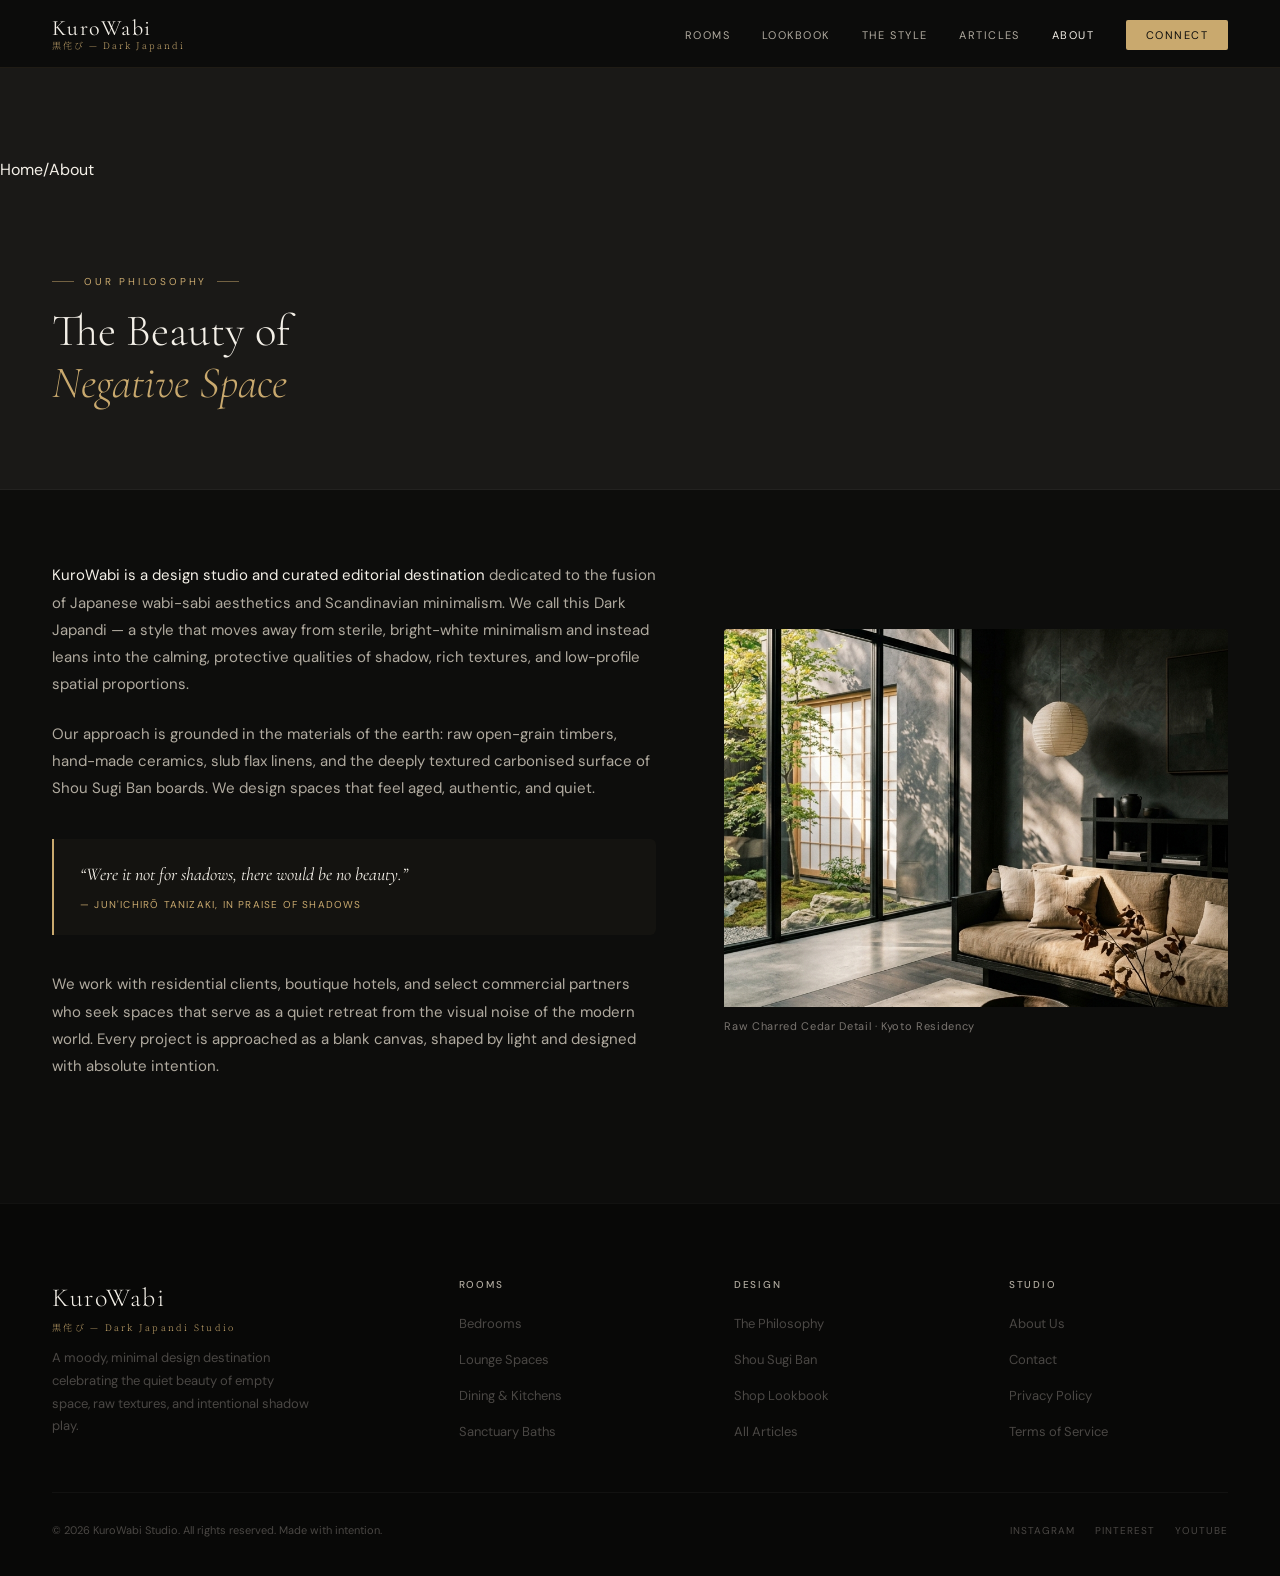
<file: about.html>
<!DOCTYPE html>
<html lang="en">
<head>
<meta charset="UTF-8">
<meta name="viewport" content="width=device-width,initial-scale=1.0">
<title>About Our Studio — KuroWabi</title>
<meta name="description" content="KuroWabi is an interior design studio celebrating the beauty of empty space, raw textures, and intentional shadow play. Learn about our Japandi philosophy.">
<meta property="og:title" content="About KuroWabi Studio">
<meta property="og:image" content="https://kurowabi.com/images/explainer.jpg">
<link rel="canonical" href="https://kurowabi.com/about.html">
<link rel="preconnect" href="https://fonts.googleapis.com">
<link href="https://fonts.googleapis.com/css2?family=Cormorant+Garamond:ital,wght@0,300;0,400;0,600;1,300;1,400&family=DM+Sans:wght@300;400;500&family=Noto+Serif+JP:wght@200;300;400&display=swap" rel="stylesheet">
<style>

/* ── KuroWabi shared CSS ── */
:root{
  --kw-ink:#0d0d0c;--kw-ink2:#131210;--kw-ink3:#1a1917;
  --kw-stone:#4a4744;--kw-sand:#7a7570;--kw-mist:#b0aa9f;
  --kw-cream:#f4f0e8;--kw-gold:#c9a96e;--kw-goldl:#e2c99a;
  --kw-fd:'Cormorant Garamond',Georgia,serif;
  --kw-fj:'Noto Serif JP',serif;
  --kw-fb:'DM Sans',system-ui,sans-serif;
  --kw-max:1280px;
}
*,*::before,*::after{box-sizing:border-box;margin:0;padding:0}
html{scroll-behavior:smooth}
body{font-family:var(--kw-fb);background:var(--kw-ink);color:var(--kw-cream);line-height:1.7;overflow-x:hidden}
img{max-width:100%;display:block;object-fit:cover}
a{color:inherit;text-decoration:none}
#kw-pgbar{position:fixed;top:0;left:0;height:2px;background:var(--kw-gold);z-index:300;width:0;transition:width .12s linear;pointer-events:none}
#kw-nav{position:fixed;inset:0 0 auto;height:68px;padding:0 52px;display:flex;align-items:center;justify-content:space-between;z-index:200;background:rgba(13,13,12,.97);backdrop-filter:blur(24px);border-bottom:1px solid rgba(201,169,110,.1)}
.kw-logo{display:flex;flex-direction:column;gap:2px;line-height:1}
.kw-logo-en{font-family:var(--kw-fd);font-size:22px;font-weight:400;letter-spacing:.08em;color:var(--kw-cream)}
.kw-logo-jp{font-family:var(--kw-fj);font-size:9px;font-weight:200;letter-spacing:.22em;color:var(--kw-gold)}
.kw-navl{display:flex;align-items:center;gap:32px;list-style:none}
.kw-navl a{font-size:11px;letter-spacing:.13em;text-transform:uppercase;color:var(--kw-mist);transition:color .2s}
.kw-navl a:hover,.kw-navl a.kw-on{color:var(--kw-cream)}
.kw-cta{background:var(--kw-gold)!important;color:var(--kw-ink)!important;padding:8px 20px;border-radius:2px}
.kw-cta:hover{background:var(--kw-goldl)!important}
.kw-hbg{display:none;flex-direction:column;gap:5px;cursor:pointer;padding:8px;background:none;border:none}
.kw-hbg span{width:24px;height:1.5px;background:var(--kw-cream);display:block}
.kw-mob{display:none;position:fixed;inset:0;background:var(--kw-ink3);z-index:199;flex-direction:column;align-items:center;justify-content:center;gap:36px}
.kw-mob.kw-open{display:flex}
.kw-mob a{font-family:var(--kw-fd);font-size:32px;font-weight:300;color:var(--kw-cream);letter-spacing:.05em;transition:color .2s}
.kw-mob a:hover{color:var(--kw-gold)}
.kw-mob-x{position:absolute;top:24px;right:28px;font-size:24px;color:var(--kw-mist);cursor:pointer;background:none;border:none}
.kw-rv{opacity:0;transform:translateY(22px);transition:opacity .7s ease,transform .7s ease}
.kw-rv.kw-in{opacity:1;transform:none}
.kw-d1{transition-delay:.1s}.kw-d2{transition-delay:.2s}.kw-d3{transition-delay:.3s}
.kw-eyebrow{display:inline-flex;align-items:center;gap:10px;font-size:10px;font-weight:400;letter-spacing:.28em;text-transform:uppercase;color:var(--kw-gold);margin-bottom:16px}
.kw-eyebrow::before,.kw-eyebrow::after{content:'';width:22px;height:1px;background:currentColor;opacity:.5}
.kw-section-title{font-family:var(--kw-fd);font-size:clamp(2rem,3.5vw,3.2rem);font-weight:300;color:var(--kw-cream);line-height:1.15}
.kw-section-title em{font-style:italic;color:var(--kw-gold)}
.kw-section-sub{font-size:15px;color:var(--kw-mist);max-width:520px;margin:14px auto 0;line-height:1.78}
.kw-foot{padding:72px 52px 36px;background:#080807;border-top:1px solid rgba(255,255,255,.04)}
.kw-foot-i{max-width:var(--kw-max);margin:0 auto}
.kw-foot-top{display:grid;grid-template-columns:1.6fr repeat(3,1fr);gap:56px;margin-bottom:48px}
.kw-foot-name{font-family:var(--kw-fd);font-size:26px;font-weight:300;color:var(--kw-cream);letter-spacing:.06em}
.kw-foot-jp{font-family:var(--kw-fj);font-size:9px;font-weight:200;letter-spacing:.25em;color:var(--kw-gold);margin-bottom:12px}
.kw-foot-brand p{font-size:13px;color:var(--kw-stone);line-height:1.75;max-width:260px}
.kw-foot-h{font-size:10px;font-weight:500;letter-spacing:.18em;text-transform:uppercase;color:var(--kw-mist);margin-bottom:16px}
.kw-foot-links{list-style:none;display:flex;flex-direction:column;gap:9px}
.kw-foot-links a{font-size:13px;color:var(--kw-stone);transition:color .2s}
.kw-foot-links a:hover{color:var(--kw-cream)}
.kw-foot-bot{display:flex;align-items:center;justify-content:space-between;padding-top:28px;border-top:1px solid rgba(255,255,255,.04);font-size:11px;color:var(--kw-stone)}
.kw-foot-soc{display:flex;gap:20px}
.kw-foot-soc a{font-size:10px;letter-spacing:.1em;text-transform:uppercase;color:var(--kw-stone);transition:color .2s}
.kw-foot-soc a:hover{color:var(--kw-gold)}
@media(max-width:1080px){.kw-foot-top{grid-template-columns:1fr 1fr;gap:36px}}
@media(max-width:768px){
  #kw-nav{padding:0 20px}
  .kw-navl{display:none}
  .kw-hbg{display:flex}
  .kw-foot{padding:48px 24px 28px}
  .kw-foot-top{grid-template-columns:1fr;gap:28px}
  .kw-foot-bot{flex-direction:column;gap:12px;text-align:center}
  .kw-foot-soc{justify-content:center}
}

@keyframes kw-fadeUp{from{opacity:0;transform:translateY(24px)}to{opacity:1;transform:none}}

.kw-about-hero{padding-top:68px;background:var(--kw-ink3);border-bottom:1px solid rgba(255,255,255,.04)}
.kw-about-hero-inner{max-width:var(--kw-max);margin:0 auto;padding:80px 52px}
.kw-about-layout{max-width:var(--kw-max);margin:0 auto;padding:72px 52px 100px;display:grid;grid-template-columns:1.2fr 1fr;gap:68px;align-items:center}
.kw-about-img{border-radius:4px;overflow:hidden}
.kw-about-img img{width:100%;aspect-ratio:4/3;object-fit:cover}
.kw-about-prose p{font-size:15px;color:var(--kw-mist);line-height:1.82;margin-bottom:22px}
.kw-about-prose p strong{color:var(--kw-cream);font-weight:400}
.kw-about-quote{margin:36px 0;padding:22px 26px;border-left:2px solid var(--kw-gold);background:rgba(201,169,110,.04);border-radius:0 6px 6px 0}
.kw-about-quote p{font-family:var(--kw-fd);font-size:18px;font-style:italic;color:var(--kw-cream);line-height:1.55;margin-bottom:8px}
.kw-about-quote cite{font-size:10px;letter-spacing:.12em;text-transform:uppercase;color:var(--kw-gold);display:block;font-style:normal}

@media(max-width:1080px){.kw-about-layout{grid-template-columns:1fr;gap:40px}.kw-about-hero-inner,.kw-about-layout{padding-left:32px;padding-right:32px}}
@media(max-width:768px){.kw-about-hero-inner,.kw-about-layout{padding-left:20px;padding-right:20px}}
</style>
</head>
<body>
<div id="kw-pgbar"></div>
<nav id="kw-nav">
  <a href="index.html" class="kw-logo" aria-label="KuroWabi home">
    <span class="kw-logo-en">KuroWabi</span>
    <span class="kw-logo-jp">黒侘び — Dark Japandi</span>
  </a>
  <ul class="kw-navl" role="navigation" aria-label="Main navigation">
    <li><a href="/bedrooms/">Rooms</a></li>
    <li><a href="lookbook.html" class="">Lookbook</a></li>
    <li><a href="index.html#guide">The Style</a></li>
    <li><a href="articles.html" class="">Articles</a></li>
    <li><a href="about.html" class="kw-on">About</a></li>
    <li><a href="contact.html" class="kw-cta">Connect</a></li>
  </ul>
  <button class="kw-hbg" onclick="document.getElementById('kw-mob').classList.toggle('kw-open')" aria-label="Menu">
    <span></span><span></span><span></span>
  </button>
</nav>
<div class="kw-mob" id="kw-mob" role="dialog" aria-label="Mobile menu">
  <button class="kw-mob-x" onclick="document.getElementById('kw-mob').classList.remove('kw-open')" aria-label="Close menu">✕</button>
  <a href="index.html">Home</a>
  <a href="/bedrooms/">Rooms</a>
  <a href="lookbook.html">Lookbook</a>
  <a href="articles.html">Articles</a>
  <a href="about.html">About</a>
  <a href="contact.html">Connect</a>
</div>

<div class="kw-about-hero">
  <div class="kw-bc" style="padding-top:88px"><a href="index.html">Home</a><span class="kw-bc-s">/</span>About</div>
  <div class="kw-about-hero-inner">
    <div class="kw-eyebrow">Our Philosophy</div>
    <h1 class="kw-section-title">The Beauty of<br><em>Negative Space</em></h1>
  </div>
</div>

<div class="kw-about-layout">
  <div class="kw-about-prose kw-rv kw-d1">
    <p><strong>KuroWabi is a design studio and curated editorial destination</strong> dedicated to the fusion of Japanese wabi-sabi aesthetics and Scandinavian minimalism. We call this Dark Japandi — a style that moves away from sterile, bright-white minimalism and instead leans into the calming, protective qualities of shadow, rich textures, and low-profile spatial proportions.</p>
    
    <p>Our approach is grounded in the materials of the earth: raw open-grain timbers, hand-made ceramics, slub flax linens, and the deeply textured carbonised surface of Shou Sugi Ban boards. We design spaces that feel aged, authentic, and quiet.</p>
    
    <div class="kw-about-quote">
      <p>“Were it not for shadows, there would be no beauty.”</p>
      <cite>— Jun'ichirō Tanizaki, In Praise of Shadows</cite>
    </div>

    <p>We work with residential clients, boutique hotels, and select commercial partners who seek spaces that serve as a quiet retreat from the visual noise of the modern world. Every project is approached as a blank canvas, shaped by light and designed with absolute intention.</p>
  </div>

  <div class="kw-about-img kw-rv kw-d2">
    <img src="images/explainer.jpg" alt="Charred Sugi Wood texture detail at KuroWabi Studio">
    <div style="font-size:11px;color:var(--kw-sand);letter-spacing:.06em;margin-top:10px">Raw Charred Cedar Detail · Kyoto Residency</div>
  </div>
</div>

<footer class="kw-foot">
  <div class="kw-foot-i">
    <div class="kw-foot-top">
      <div class="kw-foot-brand">
        <div class="kw-foot-name">KuroWabi</div>
        <div class="kw-foot-jp">黒侘び — Dark Japandi Studio</div>
        <p>A moody, minimal design destination celebrating the quiet beauty of empty space, raw textures, and intentional shadow play.</p>
      </div>
      <div><div class="kw-foot-h">Rooms</div><ul class="kw-foot-links"><li><a href="/bedrooms/">Bedrooms</a></li><li><a href="/index.html#rooms">Lounge Spaces</a></li><li><a href="/index.html#rooms">Dining &amp; Kitchens</a></li><li><a href="/index.html#rooms">Sanctuary Baths</a></li></ul></div>
      <div><div class="kw-foot-h">Design</div><ul class="kw-foot-links"><li><a href="index.html#guide">The Philosophy</a></li><li><a href="shou-sugi-ban.html">Shou Sugi Ban</a></li><li><a href="lookbook.html">Shop Lookbook</a></li><li><a href="articles.html">All Articles</a></li></ul></div>
      <div><div class="kw-foot-h">Studio</div><ul class="kw-foot-links"><li><a href="about.html">About Us</a></li><li><a href="contact.html">Contact</a></li><li><a href="privacy.html">Privacy Policy</a></li><li><a href="terms.html">Terms of Service</a></li></ul></div>
    </div>
    <div class="kw-foot-bot">
      <span>© 2026 KuroWabi Studio. All rights reserved. Made with intention.</span>
      <div class="kw-foot-soc">
        <a href="https://www.instagram.com/kurowabi.studio/" target="_blank" rel="noopener" aria-label="KuroWabi on Instagram">Instagram</a>
        <a href="https://www.pinterest.com/kurowabi/" target="_blank" rel="noopener" aria-label="KuroWabi on Pinterest">Pinterest</a>
        <a href="https://www.youtube.com/@kurowabi" target="_blank" rel="noopener" aria-label="KuroWabi on YouTube">YouTube</a>
      </div>
    </div>
  </div>
</footer>

<script>

  const _pg=document.getElementById('kw-pgbar');
  if(_pg)window.addEventListener('scroll',()=>{const d=document.documentElement;_pg.style.width=(d.scrollTop/(d.scrollHeight-d.clientHeight)*100)+'%'});
  const _ro=new IntersectionObserver(es=>es.forEach(e=>{if(e.isIntersecting){e.target.classList.add('kw-in');_ro.unobserve(e.target)}}),{threshold:.08});
  document.querySelectorAll('.kw-rv').forEach(el=>_ro.observe(el));
  document.querySelectorAll('a[href^="#"]').forEach(a=>a.addEventListener('click',e=>{const t=document.querySelector(a.getAttribute('href'));if(t){e.preventDefault();t.scrollIntoView({behavior:'smooth'})}}),);

</script>
</body>
</html>
</file>
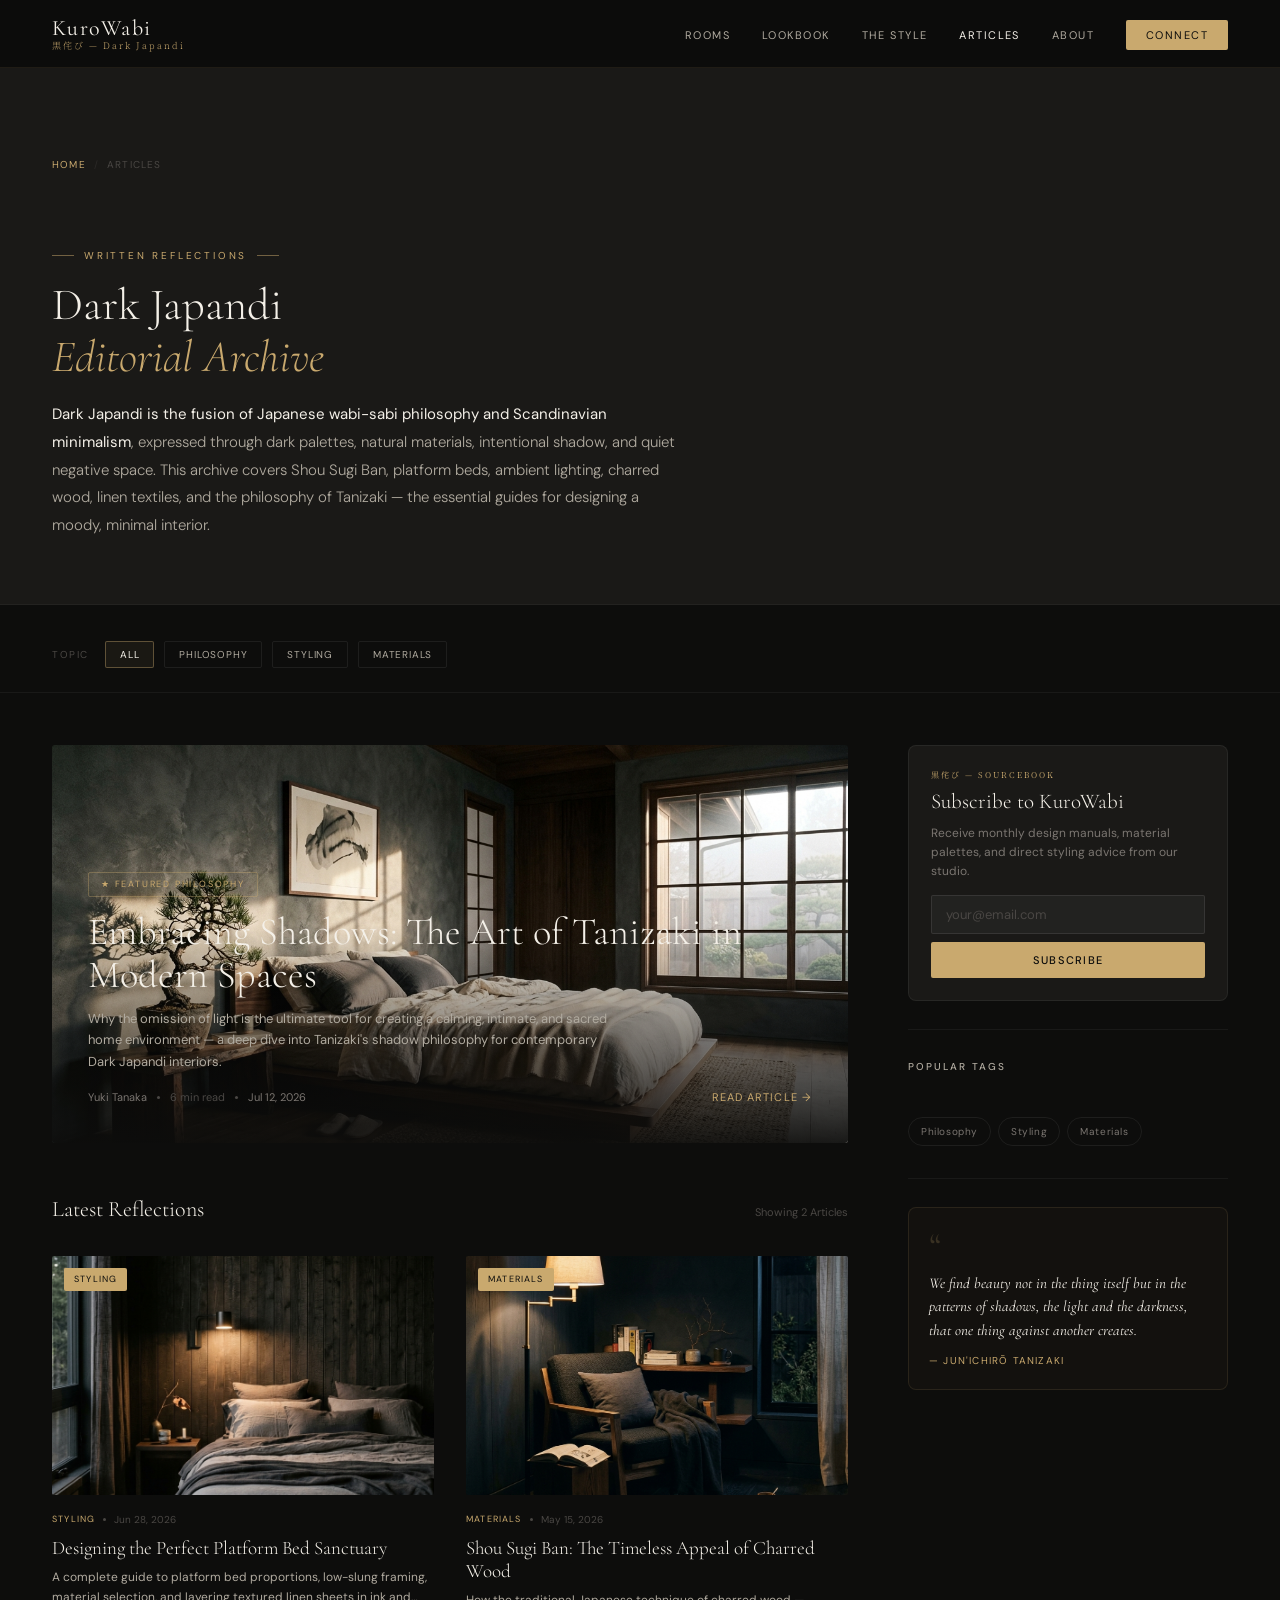
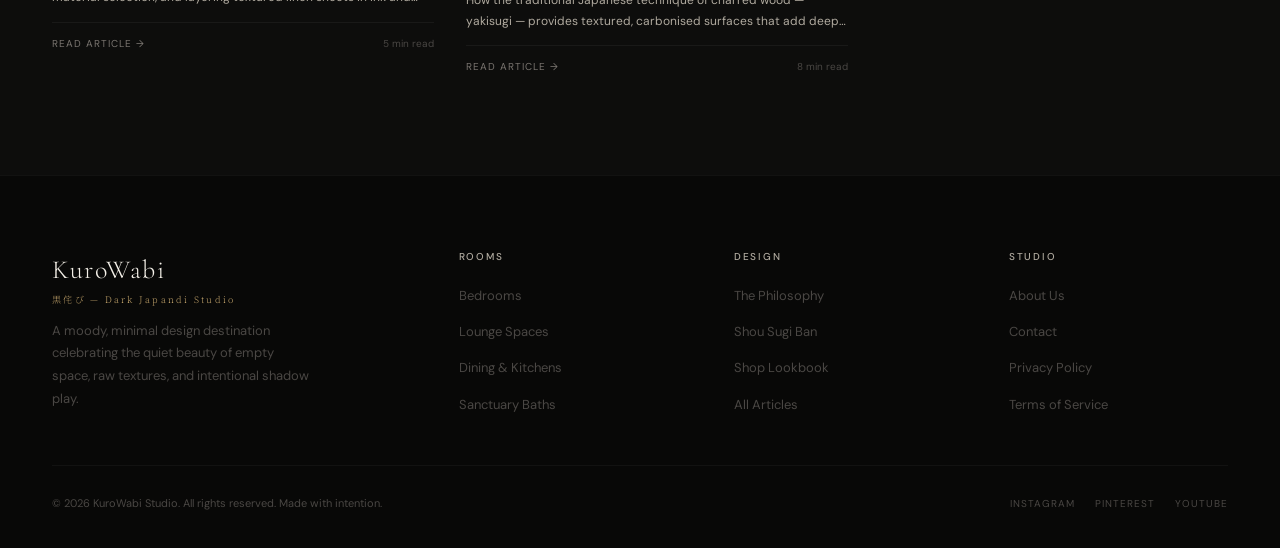
<file: articles.html>
<!DOCTYPE html>
<html lang="en">
<head>
<meta charset="UTF-8">
<meta name="viewport" content="width=device-width,initial-scale=1.0">
<title>Dark Japandi Interior Design Articles — KuroWabi</title>
<meta name="description" content="Dark Japandi interior design is the fusion of Japanese wabi-sabi philosophy and Scandinavian minimalism. Expert guides on materials, lighting, furniture and room design.">
<meta property="og:title" content="Dark Japandi Articles — KuroWabi">
<meta property="og:image" content="https://kurowabi.com/images/cat_bedroom.jpg">
<link rel="canonical" href="https://kurowabi.com/articles.html">
<link rel="preconnect" href="https://fonts.googleapis.com">
<link href="https://fonts.googleapis.com/css2?family=Cormorant+Garamond:ital,wght@0,300;0,400;0,600;1,300;1,400&family=DM+Sans:wght@300;400;500&family=Noto+Serif+JP:wght@200;300;400&display=swap" rel="stylesheet">
<style>

/* ── KuroWabi shared CSS ── */
:root{
  --kw-ink:#0d0d0c;--kw-ink2:#131210;--kw-ink3:#1a1917;
  --kw-stone:#4a4744;--kw-sand:#7a7570;--kw-mist:#b0aa9f;
  --kw-cream:#f4f0e8;--kw-gold:#c9a96e;--kw-goldl:#e2c99a;
  --kw-fd:'Cormorant Garamond',Georgia,serif;
  --kw-fj:'Noto Serif JP',serif;
  --kw-fb:'DM Sans',system-ui,sans-serif;
  --kw-max:1280px;
}
*,*::before,*::after{box-sizing:border-box;margin:0;padding:0}
html{scroll-behavior:smooth}
body{font-family:var(--kw-fb);background:var(--kw-ink);color:var(--kw-cream);line-height:1.7;overflow-x:hidden}
img{max-width:100%;display:block;object-fit:cover}
a{color:inherit;text-decoration:none}
#kw-pgbar{position:fixed;top:0;left:0;height:2px;background:var(--kw-gold);z-index:300;width:0;transition:width .12s linear;pointer-events:none}
#kw-nav{position:fixed;inset:0 0 auto;height:68px;padding:0 52px;display:flex;align-items:center;justify-content:space-between;z-index:200;background:rgba(13,13,12,.97);backdrop-filter:blur(24px);border-bottom:1px solid rgba(201,169,110,.1)}
.kw-logo{display:flex;flex-direction:column;gap:2px;line-height:1}
.kw-logo-en{font-family:var(--kw-fd);font-size:22px;font-weight:400;letter-spacing:.08em;color:var(--kw-cream)}
.kw-logo-jp{font-family:var(--kw-fj);font-size:9px;font-weight:200;letter-spacing:.22em;color:var(--kw-gold)}
.kw-navl{display:flex;align-items:center;gap:32px;list-style:none}
.kw-navl a{font-size:11px;letter-spacing:.13em;text-transform:uppercase;color:var(--kw-mist);transition:color .2s}
.kw-navl a:hover,.kw-navl a.kw-on{color:var(--kw-cream)}
.kw-cta{background:var(--kw-gold)!important;color:var(--kw-ink)!important;padding:8px 20px;border-radius:2px}
.kw-cta:hover{background:var(--kw-goldl)!important}
.kw-hbg{display:none;flex-direction:column;gap:5px;cursor:pointer;padding:8px;background:none;border:none}
.kw-hbg span{width:24px;height:1.5px;background:var(--kw-cream);display:block}
.kw-mob{display:none;position:fixed;inset:0;background:var(--kw-ink3);z-index:199;flex-direction:column;align-items:center;justify-content:center;gap:36px}
.kw-mob.kw-open{display:flex}
.kw-mob a{font-family:var(--kw-fd);font-size:32px;font-weight:300;color:var(--kw-cream);letter-spacing:.05em;transition:color .2s}
.kw-mob a:hover{color:var(--kw-gold)}
.kw-mob-x{position:absolute;top:24px;right:28px;font-size:24px;color:var(--kw-mist);cursor:pointer;background:none;border:none}
.kw-rv{opacity:0;transform:translateY(22px);transition:opacity .7s ease,transform .7s ease}
.kw-rv.kw-in{opacity:1;transform:none}
.kw-d1{transition-delay:.1s}.kw-d2{transition-delay:.2s}.kw-d3{transition-delay:.3s}
.kw-eyebrow{display:inline-flex;align-items:center;gap:10px;font-size:10px;font-weight:400;letter-spacing:.28em;text-transform:uppercase;color:var(--kw-gold);margin-bottom:16px}
.kw-eyebrow::before,.kw-eyebrow::after{content:'';width:22px;height:1px;background:currentColor;opacity:.5}
.kw-section-title{font-family:var(--kw-fd);font-size:clamp(2rem,3.5vw,3.2rem);font-weight:300;color:var(--kw-cream);line-height:1.15}
.kw-section-title em{font-style:italic;color:var(--kw-gold)}
.kw-section-sub{font-size:15px;color:var(--kw-mist);max-width:520px;margin:14px auto 0;line-height:1.78}
.kw-foot{padding:72px 52px 36px;background:#080807;border-top:1px solid rgba(255,255,255,.04)}
.kw-foot-i{max-width:var(--kw-max);margin:0 auto}
.kw-foot-top{display:grid;grid-template-columns:1.6fr repeat(3,1fr);gap:56px;margin-bottom:48px}
.kw-foot-name{font-family:var(--kw-fd);font-size:26px;font-weight:300;color:var(--kw-cream);letter-spacing:.06em}
.kw-foot-jp{font-family:var(--kw-fj);font-size:9px;font-weight:200;letter-spacing:.25em;color:var(--kw-gold);margin-bottom:12px}
.kw-foot-brand p{font-size:13px;color:var(--kw-stone);line-height:1.75;max-width:260px}
.kw-foot-h{font-size:10px;font-weight:500;letter-spacing:.18em;text-transform:uppercase;color:var(--kw-mist);margin-bottom:16px}
.kw-foot-links{list-style:none;display:flex;flex-direction:column;gap:9px}
.kw-foot-links a{font-size:13px;color:var(--kw-stone);transition:color .2s}
.kw-foot-links a:hover{color:var(--kw-cream)}
.kw-foot-bot{display:flex;align-items:center;justify-content:space-between;padding-top:28px;border-top:1px solid rgba(255,255,255,.04);font-size:11px;color:var(--kw-stone)}
.kw-foot-soc{display:flex;gap:20px}
.kw-foot-soc a{font-size:10px;letter-spacing:.1em;text-transform:uppercase;color:var(--kw-stone);transition:color .2s}
.kw-foot-soc a:hover{color:var(--kw-gold)}
@media(max-width:1080px){.kw-foot-top{grid-template-columns:1fr 1fr;gap:36px}}
@media(max-width:768px){
  #kw-nav{padding:0 20px}
  .kw-navl{display:none}
  .kw-hbg{display:flex}
  .kw-foot{padding:48px 24px 28px}
  .kw-foot-top{grid-template-columns:1fr;gap:28px}
  .kw-foot-bot{flex-direction:column;gap:12px;text-align:center}
  .kw-foot-soc{justify-content:center}
}

@keyframes kw-fadeUp{from{opacity:0;transform:translateY(24px)}to{opacity:1;transform:none}}

.kw-art-hero{padding-top:68px;background:var(--kw-ink3);border-bottom:1px solid rgba(255,255,255,.04)}
.kw-art-hero-inner{max-width:var(--kw-max);margin:0 auto;padding:64px 52px}
.kw-art-lede{font-size:15px;font-weight:300;color:var(--kw-mist);max-width:640px;line-height:1.85;margin-top:18px}
.kw-art-lede strong{color:var(--kw-cream);font-weight:400}

.kw-bc{max-width:var(--kw-max);margin:0 auto;padding:0 52px;display:flex;align-items:center;gap:8px;font-size:10px;letter-spacing:.12em;text-transform:uppercase;color:var(--kw-stone);padding-top:20px}
.kw-bc a{color:var(--kw-gold);transition:color .2s}.kw-bc a:hover{color:var(--kw-goldl)}.kw-bc-s{opacity:.35}

/* Filter */
.kw-filter{max-width:var(--kw-max);margin:0 auto;padding:36px 52px 0;display:flex;align-items:center;gap:10px;flex-wrap:wrap;border-bottom:1px solid rgba(255,255,255,.05);padding-bottom:24px}
.kw-filter-lbl{font-size:10px;letter-spacing:.16em;text-transform:uppercase;color:var(--kw-stone);margin-right:6px}
.kw-ftab{font-size:10px;letter-spacing:.08em;text-transform:uppercase;padding:6px 14px;border:1px solid rgba(255,255,255,.07);border-radius:2px;color:var(--kw-mist);cursor:pointer;background:transparent;font-family:var(--kw-fb);transition:all .2s;white-space:nowrap}
.kw-ftab:hover,.kw-ftab.kw-on{border-color:rgba(201,169,110,.4);color:var(--kw-cream);background:rgba(201,169,110,.07)}

/* Layout */
.kw-art-layout{max-width:var(--kw-max);margin:0 auto;padding:52px 52px 100px;display:grid;grid-template-columns:1fr 320px;gap:60px;align-items:start}

/* Featured large card */
.kw-feat-card{position:relative;overflow:hidden;border-radius:3px;cursor:pointer;margin-bottom:48px;display:block;text-decoration:none}
.kw-feat-img{aspect-ratio:16/8;position:relative;overflow:hidden}
.kw-feat-img img{width:100%;height:100%;object-fit:cover;transition:transform .65s ease}
.kw-feat-card:hover .kw-feat-img img{transform:scale(1.04)}
.kw-feat-img::after{content:'';position:absolute;inset:0;background:linear-gradient(to top,rgba(13,13,12,.94) 0%,transparent 55%)}
.kw-feat-body{position:absolute;bottom:0;left:0;right:0;padding:36px}
.kw-feat-pill{display:inline-flex;align-items:center;gap:8px;font-size:9px;letter-spacing:.2em;text-transform:uppercase;color:var(--kw-gold);border:1px solid rgba(201,169,110,.35);padding:4px 12px;border-radius:2px;margin-bottom:14px}
.kw-feat-title{font-family:var(--kw-fd);font-size:clamp(1.7rem,3vw,2.5rem);font-weight:300;color:var(--kw-cream);line-height:1.13;margin-bottom:10px}
.kw-feat-exc{font-size:13px;color:var(--kw-mist);line-height:1.65;max-width:520px}
.kw-feat-meta{display:flex;align-items:center;gap:10px;margin-top:16px}
.kw-feat-by{font-size:11px;color:var(--kw-sand)}
.kw-feat-sep{width:3px;height:3px;border-radius:50%;background:var(--kw-stone)}
.kw-feat-time{font-size:11px;color:var(--kw-stone)}
.kw-feat-read{margin-left:auto;font-size:11px;letter-spacing:.1em;text-transform:uppercase;color:var(--kw-gold)}
.kw-feat-card:hover .kw-feat-read{text-decoration:underline;text-underline-offset:4px}

/* Grid heading */
.kw-gh{display:flex;align-items:baseline;justify-content:space-between;margin-bottom:28px}
.kw-gh h2{font-family:var(--kw-fd);font-size:22px;font-weight:300;color:var(--kw-cream)}
.kw-gh span{font-size:11px;color:var(--kw-stone)}

/* Article cards */
.kw-ag{display:grid;grid-template-columns:1fr 1fr;gap:32px}
.kw-ac{cursor:pointer;display:block;text-decoration:none}
.kw-ac-img{border-radius:2px;overflow:hidden;margin-bottom:16px;position:relative}
.kw-ac-img-in{aspect-ratio:16/10;overflow:hidden}
.kw-ac-img-in img{width:100%;height:100%;object-fit:cover;transition:transform .55s}
.kw-ac:hover .kw-ac-img-in img{transform:scale(1.05)}
.kw-ac-badge{position:absolute;top:12px;left:12px;font-size:9px;letter-spacing:.13em;text-transform:uppercase;color:var(--kw-ink);background:var(--kw-gold);padding:4px 10px;border-radius:2px;z-index:2}
.kw-ac-meta{display:flex;align-items:center;gap:8px;margin-bottom:8px}
.kw-ac-tag{font-size:9px;letter-spacing:.13em;text-transform:uppercase;color:var(--kw-gold)}
.kw-ac-dot{width:3px;height:3px;border-radius:50%;background:var(--kw-stone)}
.kw-ac-date{font-size:10px;color:var(--kw-stone)}
.kw-ac-title{font-family:var(--kw-fd);font-size:19px;font-weight:300;color:var(--kw-cream);line-height:1.22;margin-bottom:8px;transition:color .2s}
.kw-ac:hover .kw-ac-title{color:var(--kw-goldl)}
.kw-ac-exc{font-size:12px;color:var(--kw-mist);line-height:1.7;display:-webkit-box;-webkit-line-clamp:2;-webkit-box-orient:vertical;overflow:hidden}
.kw-ac-ftr{display:flex;align-items:center;justify-content:space-between;margin-top:14px;padding-top:12px;border-top:1px solid rgba(255,255,255,.05)}
.kw-ac-read{font-size:10px;letter-spacing:.1em;text-transform:uppercase;color:var(--kw-sand);transition:color .2s}
.kw-ac:hover .kw-ac-read{color:var(--kw-gold)}
.kw-ac-time{font-size:10px;color:var(--kw-stone)}

/* SIDEBAR */
.kw-sb{position:sticky;top:84px;display:flex;flex-direction:column;gap:28px}
.kw-sb-nl{background:var(--kw-ink3);border:1px solid rgba(255,255,255,.06);border-radius:8px;padding:22px}
.kw-sb-nl-jp{font-family:var(--kw-fj);font-size:8px;letter-spacing:.25em;color:var(--kw-gold);margin-bottom:8px;display:block}
.kw-sb-nl-h{font-family:var(--kw-fd);font-size:21px;font-weight:300;color:var(--kw-cream);line-height:1.25;margin-bottom:8px}
.kw-sb-nl-p{font-size:12px;color:var(--kw-sand);line-height:1.6;margin-bottom:14px}
.kw-sb-nl input{width:100%;background:rgba(255,255,255,.04);border:1px solid rgba(255,255,255,.09);border-radius:2px;padding:10px 14px;font-family:var(--kw-fb);font-size:13px;color:var(--kw-cream);outline:none;margin-bottom:8px}
.kw-sb-nl input::placeholder{color:var(--kw-stone)}
.kw-sb-nl-btn{width:100%;background:var(--kw-gold);color:var(--kw-ink);border:none;border-radius:2px;padding:11px;font-family:var(--kw-fb);font-size:11px;font-weight:500;letter-spacing:.12em;text-transform:uppercase;cursor:pointer;transition:background .2s}
.kw-sb-nl-btn:hover{background:var(--kw-goldl)}
.kw-sb-divider{height:1px;background:rgba(255,255,255,.05)}
.kw-sb-lbl{font-size:10px;font-weight:500;letter-spacing:.2em;text-transform:uppercase;color:var(--kw-mist);margin-bottom:14px}
.kw-sb-tags{display:flex;flex-wrap:wrap;gap:7px;margin-bottom:4px}
.kw-sb-tag{font-size:10px;letter-spacing:.06em;color:var(--kw-sand);border:1px solid rgba(255,255,255,.07);padding:5px 12px;border-radius:20px;cursor:pointer;transition:all .2s}
.kw-sb-tag:hover{color:var(--kw-cream);border-color:rgba(201,169,110,.3);background:rgba(201,169,110,.06)}
.kw-sb-quote{padding:20px;border:1px solid rgba(201,169,110,.12);border-radius:8px;background:rgba(201,169,110,.03)}
.kw-sq-m{font-family:var(--kw-fd);font-size:36px;color:var(--kw-gold);opacity:.2;line-height:1;margin-bottom:8px}
.kw-sq-t{font-family:var(--kw-fd);font-size:15px;font-style:italic;color:var(--kw-cream);line-height:1.55;margin-bottom:10px}
.kw-sq-b{font-size:10px;letter-spacing:.12em;text-transform:uppercase;color:var(--kw-gold)}

@media(max-width:1080px){.kw-art-layout{grid-template-columns:1fr}.kw-sb{display:none}.kw-art-hero-inner,.kw-filter,.kw-art-layout{padding-left:32px;padding-right:32px}}
@media(max-width:768px){.kw-art-hero-inner,.kw-filter,.kw-art-layout{padding-left:20px;padding-right:20px}.kw-ag{grid-template-columns:1fr}.kw-ac.kw-wide{grid-column:span 1;display:flex;flex-direction:column}.kw-ac.kw-wide .kw-ac-img{height:auto}.kw-ac.kw-wide .kw-ac-img-in{aspect-ratio:16/11;height:auto}}
</style>
</head>
<body>
<div id="kw-pgbar"></div>
<nav id="kw-nav">
  <a href="index.html" class="kw-logo" aria-label="KuroWabi home">
    <span class="kw-logo-en">KuroWabi</span>
    <span class="kw-logo-jp">黒侘び — Dark Japandi</span>
  </a>
  <ul class="kw-navl" role="navigation" aria-label="Main navigation">
    <li><a href="/bedrooms/">Rooms</a></li>
    <li><a href="lookbook.html" class="">Lookbook</a></li>
    <li><a href="index.html#guide">The Style</a></li>
    <li><a href="articles.html" class="kw-on">Articles</a></li>
    <li><a href="about.html" class="">About</a></li>
    <li><a href="contact.html" class="kw-cta">Connect</a></li>
  </ul>
  <button class="kw-hbg" onclick="document.getElementById('kw-mob').classList.toggle('kw-open')" aria-label="Menu">
    <span></span><span></span><span></span>
  </button>
</nav>
<div class="kw-mob" id="kw-mob" role="dialog" aria-label="Mobile menu">
  <button class="kw-mob-x" onclick="document.getElementById('kw-mob').classList.remove('kw-open')" aria-label="Close menu">✕</button>
  <a href="index.html">Home</a>
  <a href="/bedrooms/">Rooms</a>
  <a href="lookbook.html">Lookbook</a>
  <a href="articles.html">Articles</a>
  <a href="about.html">About</a>
  <a href="contact.html">Connect</a>
</div>

<div class="kw-art-hero">
  <div class="kw-bc" style="padding-top:88px"><a href="index.html">Home</a><span class="kw-bc-s">/</span>Articles</div>
  <div class="kw-art-hero-inner">
    <div class="kw-eyebrow">Written Reflections</div>
    <h1 class="kw-section-title">Dark Japandi<br><em>Editorial Archive</em></h1>
    <p class="kw-art-lede"><strong>Dark Japandi is the fusion of Japanese wabi-sabi philosophy and Scandinavian minimalism</strong>, expressed through dark palettes, natural materials, intentional shadow, and quiet negative space. This archive covers Shou Sugi Ban, platform beds, ambient lighting, charred wood, linen textiles, and the philosophy of Tanizaki — the essential guides for designing a moody, minimal interior.</p>
  </div>
</div>

<!-- FILTERS -->
<div class="kw-filter kw-rv">
  <span class="kw-filter-lbl">Topic</span>
  <button class="kw-ftab kw-on" onclick="filterArticles(this, 'all')">All</button>
  <button class="kw-ftab" onclick="filterArticles(this, 'philosophy')">Philosophy</button>
  <button class="kw-ftab" onclick="filterArticles(this, 'styling')">Styling</button>
  <button class="kw-ftab" onclick="filterArticles(this, 'materials')">Materials</button>
</div>

<div class="kw-art-layout">
  <main>
    <!-- FEATURED -->
    <a href="embracing-shadows.html" class="kw-feat-card kw-rv" data-topic="philosophy">
      <div class="kw-feat-img">
        <img src="images/hero_1.jpg" alt="Embracing Shadows: The Art of Tanizaki in Modern Spaces">
      </div>
      <div class="kw-feat-body">
        <div class="kw-feat-pill">★ Featured Philosophy</div>
        <h2 class="kw-feat-title">Embracing Shadows: The Art of Tanizaki in Modern Spaces</h2>
        <p class="kw-feat-exc">Why the omission of light is the ultimate tool for creating a calming, intimate, and sacred home environment — a deep dive into Tanizaki's shadow philosophy for contemporary Dark Japandi interiors.</p>
        <div class="kw-feat-meta">
          <span class="kw-feat-by">Yuki Tanaka</span>
          <span class="kw-feat-sep"></span>
          <span class="kw-feat-time">6 min read</span>
          <span class="kw-feat-sep"></span>
          <span class="kw-feat-by">Jul 12, 2026</span>
          <span class="kw-feat-read">Read Article →</span>
        </div>
      </div>
    </a>

    <!-- GRID HEADING -->
    <div class="kw-gh kw-rv">
      <h2>Latest Reflections</h2>
      <span>Showing 2 Articles</span>
    </div>

    <!-- GRID -->
    <div class="kw-ag">
      <!-- Card 2: Platform Bed -->
      <a href="bedroom-guide.html" class="kw-ac kw-rv kw-d1" data-topic="styling">
        <div class="kw-ac-img">
          <div class="kw-ac-img-in"><img src="images/cat_bedroom.jpg" alt="Platform Bed Sanctuary"></div>
          <div class="kw-ac-badge">Styling</div>
        </div>
        <div class="kw-ac-meta">
          <span class="kw-ac-tag">Styling</span>
          <span class="kw-ac-dot"></span>
          <span class="kw-ac-date">Jun 28, 2026</span>
        </div>
        <h3 class="kw-ac-title">Designing the Perfect Platform Bed Sanctuary</h3>
        <p class="kw-ac-exc">A complete guide to platform bed proportions, low-slung framing, material selection, and layering textured linen sheets in ink and slate tones.</p>
        <div class="kw-ac-ftr">
          <span class="kw-ac-read">Read Article →</span>
          <span class="kw-ac-time">5 min read</span>
        </div>
      </a>

      <!-- Card 3: Shou Sugi Ban -->
      <a href="shou-sugi-ban.html" class="kw-ac kw-rv kw-d2" data-topic="materials">
        <div class="kw-ac-img">
          <div class="kw-ac-img-in"><img src="images/feat_side_2.jpg" alt="Shou Sugi Ban Charred Wood"></div>
          <div class="kw-ac-badge">Materials</div>
        </div>
        <div class="kw-ac-meta">
          <span class="kw-ac-tag">Materials</span>
          <span class="kw-ac-dot"></span>
          <span class="kw-ac-date">May 15, 2026</span>
        </div>
        <h3 class="kw-ac-title">Shou Sugi Ban: The Timeless Appeal of Charred Wood</h3>
        <p class="kw-ac-exc">How the traditional Japanese technique of charred wood — yakisugi — provides textured, carbonised surfaces that add deep organic contrast and warmth to Dark Japandi interior walls and furniture.</p>
        <div class="kw-ac-ftr">
          <span class="kw-ac-read">Read Article →</span>
          <span class="kw-ac-time">8 min read</span>
        </div>
      </a>
    </div>
  </main>

  <aside class="kw-sb">
    <div class="kw-sb-nl">
      <span class="kw-sb-nl-jp">黒侘び — SOURCEBOOK</span>
      <div class="kw-sb-nl-h">Subscribe to KuroWabi</div>
      <p class="kw-sb-nl-p">Receive monthly design manuals, material palettes, and direct styling advice from our studio.</p>
      <form onsubmit="event.preventDefault(); alert('Subscribed to KuroWabi.');">
        <input type="email" placeholder="your@email.com" required>
        <button type="submit" class="kw-sb-nl-btn">Subscribe</button>
      </form>
    </div>
    
    <div class="kw-sb-divider"></div>
    
    <div class="kw-sb-lbl">Popular Tags</div>
    <div class="kw-sb-tags">
      <span class="kw-sb-tag" onclick="filterArticlesByTag('philosophy')">Philosophy</span>
      <span class="kw-sb-tag" onclick="filterArticlesByTag('styling')">Styling</span>
      <span class="kw-sb-tag" onclick="filterArticlesByTag('materials')">Materials</span>
    </div>

    <div class="kw-sb-divider"></div>

    <div class="kw-sb-quote">
      <div class="kw-sq-m">“</div>
      <p class="kw-sq-t">We find beauty not in the thing itself but in the patterns of shadows, the light and the darkness, that one thing against another creates.</p>
      <div class="kw-sq-b">— Jun'ichirō Tanizaki</div>
    </div>
  </aside>
</div>

<footer class="kw-foot">
  <div class="kw-foot-i">
    <div class="kw-foot-top">
      <div class="kw-foot-brand">
        <div class="kw-foot-name">KuroWabi</div>
        <div class="kw-foot-jp">黒侘び — Dark Japandi Studio</div>
        <p>A moody, minimal design destination celebrating the quiet beauty of empty space, raw textures, and intentional shadow play.</p>
      </div>
      <div><div class="kw-foot-h">Rooms</div><ul class="kw-foot-links"><li><a href="/bedrooms/">Bedrooms</a></li><li><a href="/index.html#rooms">Lounge Spaces</a></li><li><a href="/index.html#rooms">Dining &amp; Kitchens</a></li><li><a href="/index.html#rooms">Sanctuary Baths</a></li></ul></div>
      <div><div class="kw-foot-h">Design</div><ul class="kw-foot-links"><li><a href="index.html#guide">The Philosophy</a></li><li><a href="shou-sugi-ban.html">Shou Sugi Ban</a></li><li><a href="lookbook.html">Shop Lookbook</a></li><li><a href="articles.html">All Articles</a></li></ul></div>
      <div><div class="kw-foot-h">Studio</div><ul class="kw-foot-links"><li><a href="about.html">About Us</a></li><li><a href="contact.html">Contact</a></li><li><a href="privacy.html">Privacy Policy</a></li><li><a href="terms.html">Terms of Service</a></li></ul></div>
    </div>
    <div class="kw-foot-bot">
      <span>© 2026 KuroWabi Studio. All rights reserved. Made with intention.</span>
      <div class="kw-foot-soc">
        <a href="https://www.instagram.com/kurowabi.studio/" target="_blank" rel="noopener" aria-label="KuroWabi on Instagram">Instagram</a>
        <a href="https://www.pinterest.com/kurowabi/" target="_blank" rel="noopener" aria-label="KuroWabi on Pinterest">Pinterest</a>
        <a href="https://www.youtube.com/@kurowabi" target="_blank" rel="noopener" aria-label="KuroWabi on YouTube">YouTube</a>
      </div>
    </div>
  </div>
</footer>

<script>

  const _pg=document.getElementById('kw-pgbar');
  if(_pg)window.addEventListener('scroll',()=>{const d=document.documentElement;_pg.style.width=(d.scrollTop/(d.scrollHeight-d.clientHeight)*100)+'%'});
  const _ro=new IntersectionObserver(es=>es.forEach(e=>{if(e.isIntersecting){e.target.classList.add('kw-in');_ro.unobserve(e.target)}}),{threshold:.08});
  document.querySelectorAll('.kw-rv').forEach(el=>_ro.observe(el));
  document.querySelectorAll('a[href^="#"]').forEach(a=>a.addEventListener('click',e=>{const t=document.querySelector(a.getAttribute('href'));if(t){e.preventDefault();t.scrollIntoView({behavior:'smooth'})}}),);


function filterArticles(btn, cat) {
  document.querySelectorAll('.kw-ftab').forEach(b => b.classList.remove('kw-on'));
  btn.classList.add('kw-on');
  
  document.querySelectorAll('.kw-feat-card, .kw-ac').forEach(card => {
    const topic = card.dataset.topic || '';
    if (cat === 'all' || topic === cat) {
      card.style.display = '';
    } else {
      card.style.display = 'none';
    }
  });
}

function filterArticlesByTag(cat) {
  const tabs = document.querySelectorAll('.kw-ftab');
  tabs.forEach(t => {
    if (t.textContent.toLowerCase() === cat.toLowerCase()) {
      filterArticles(t, cat);
    }
  });
}
</script>
</body>
</html>
</file>
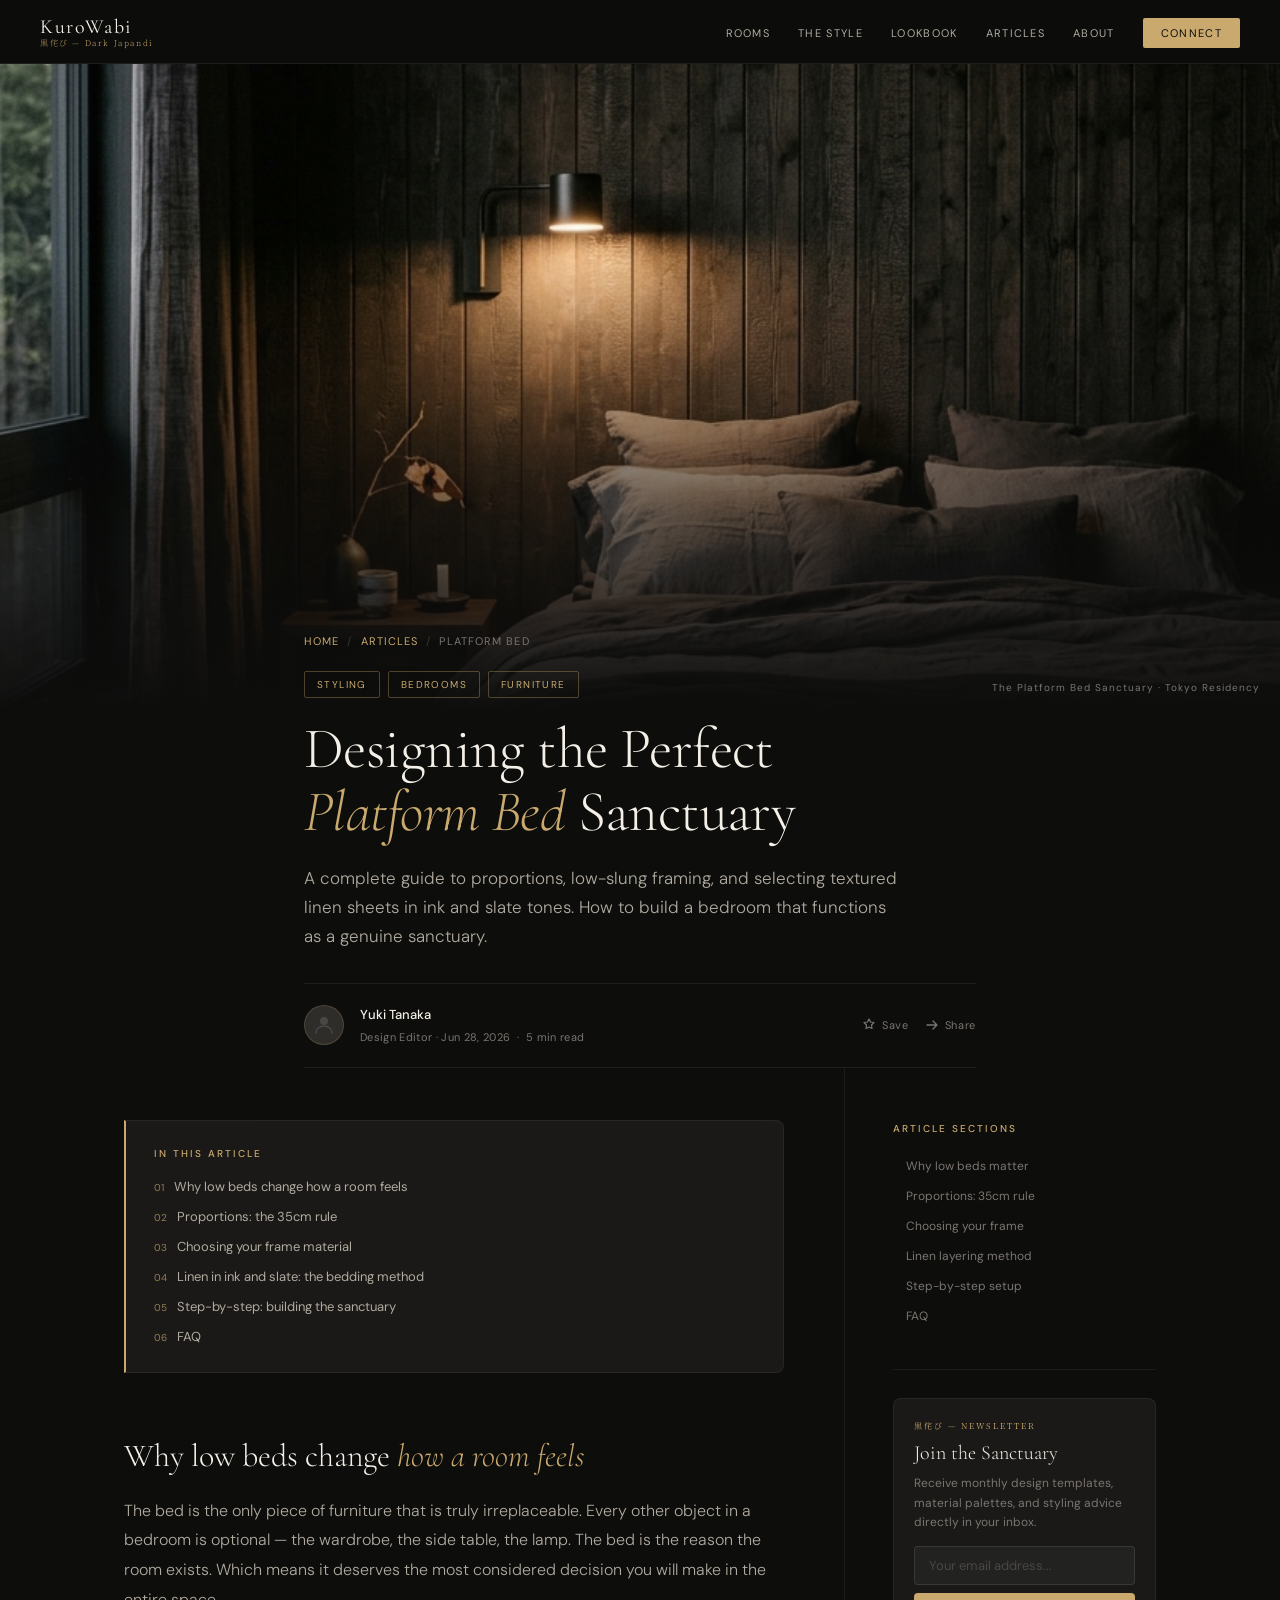
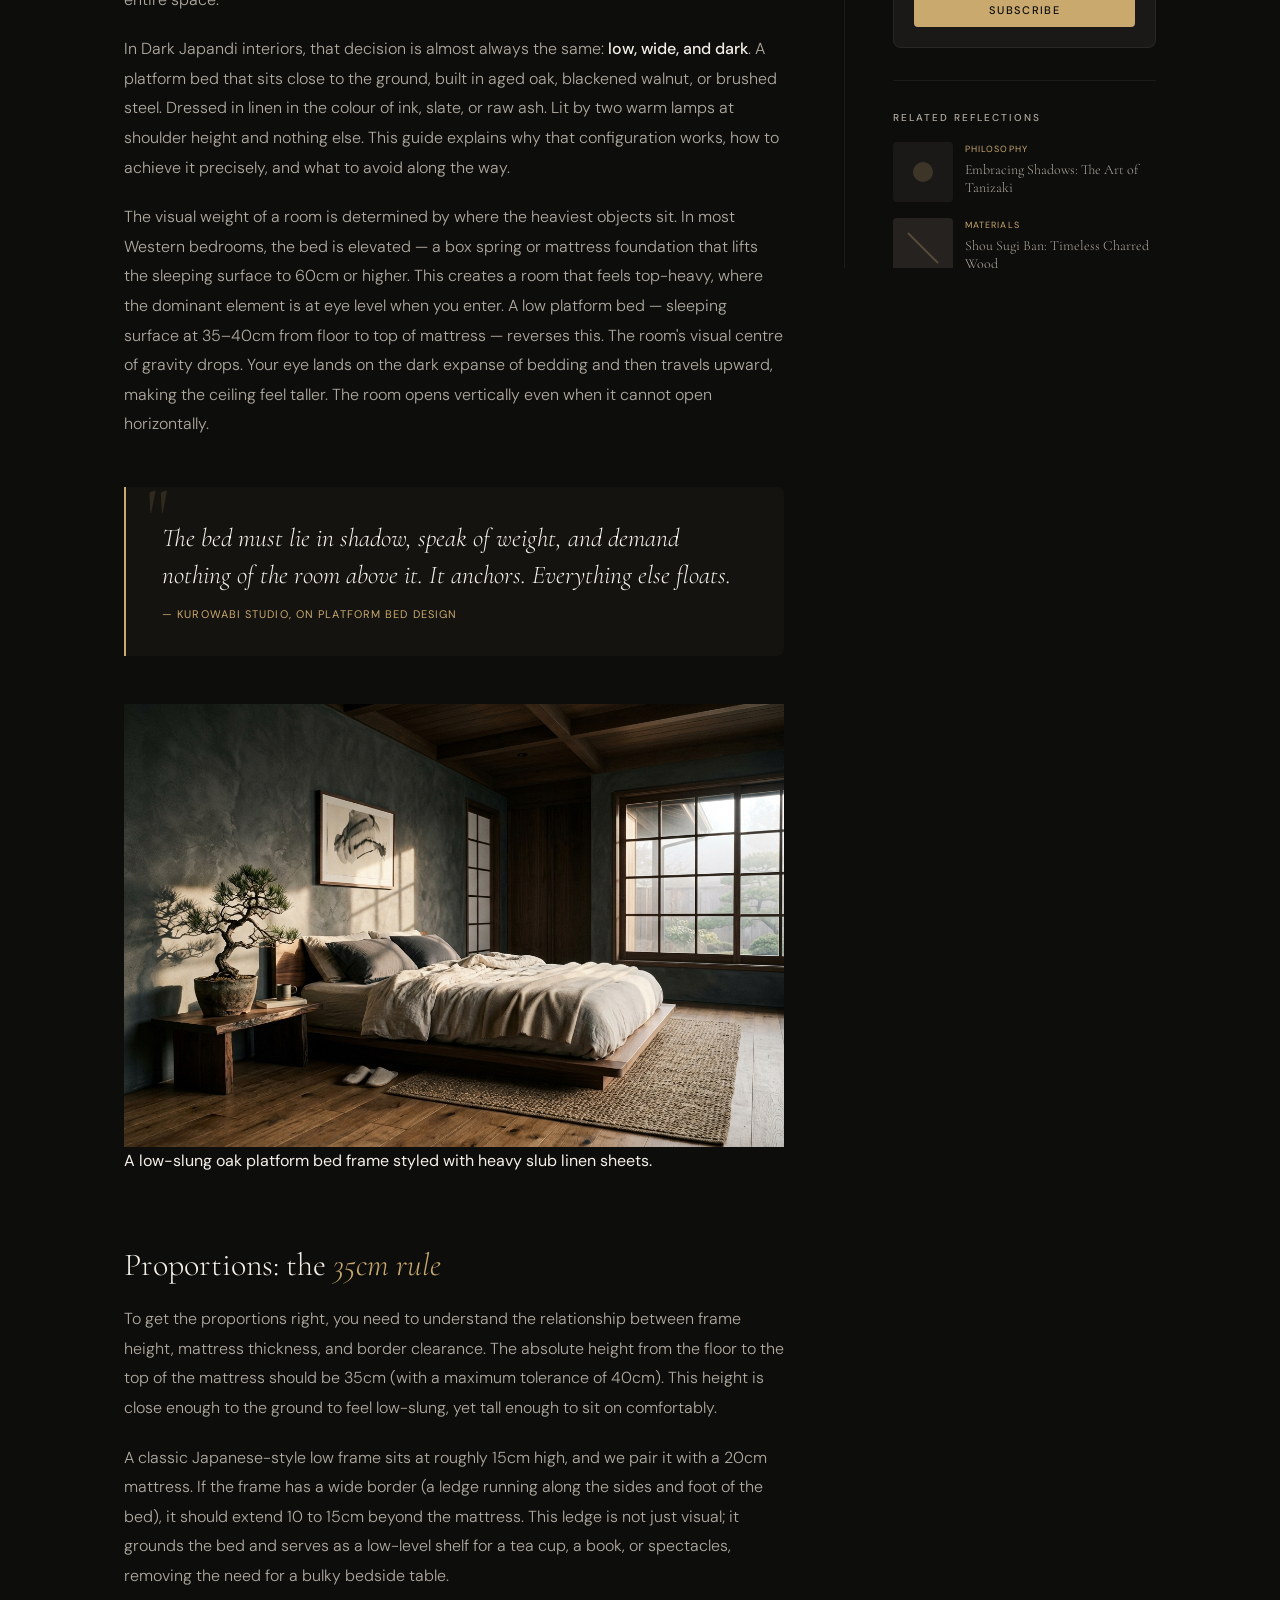
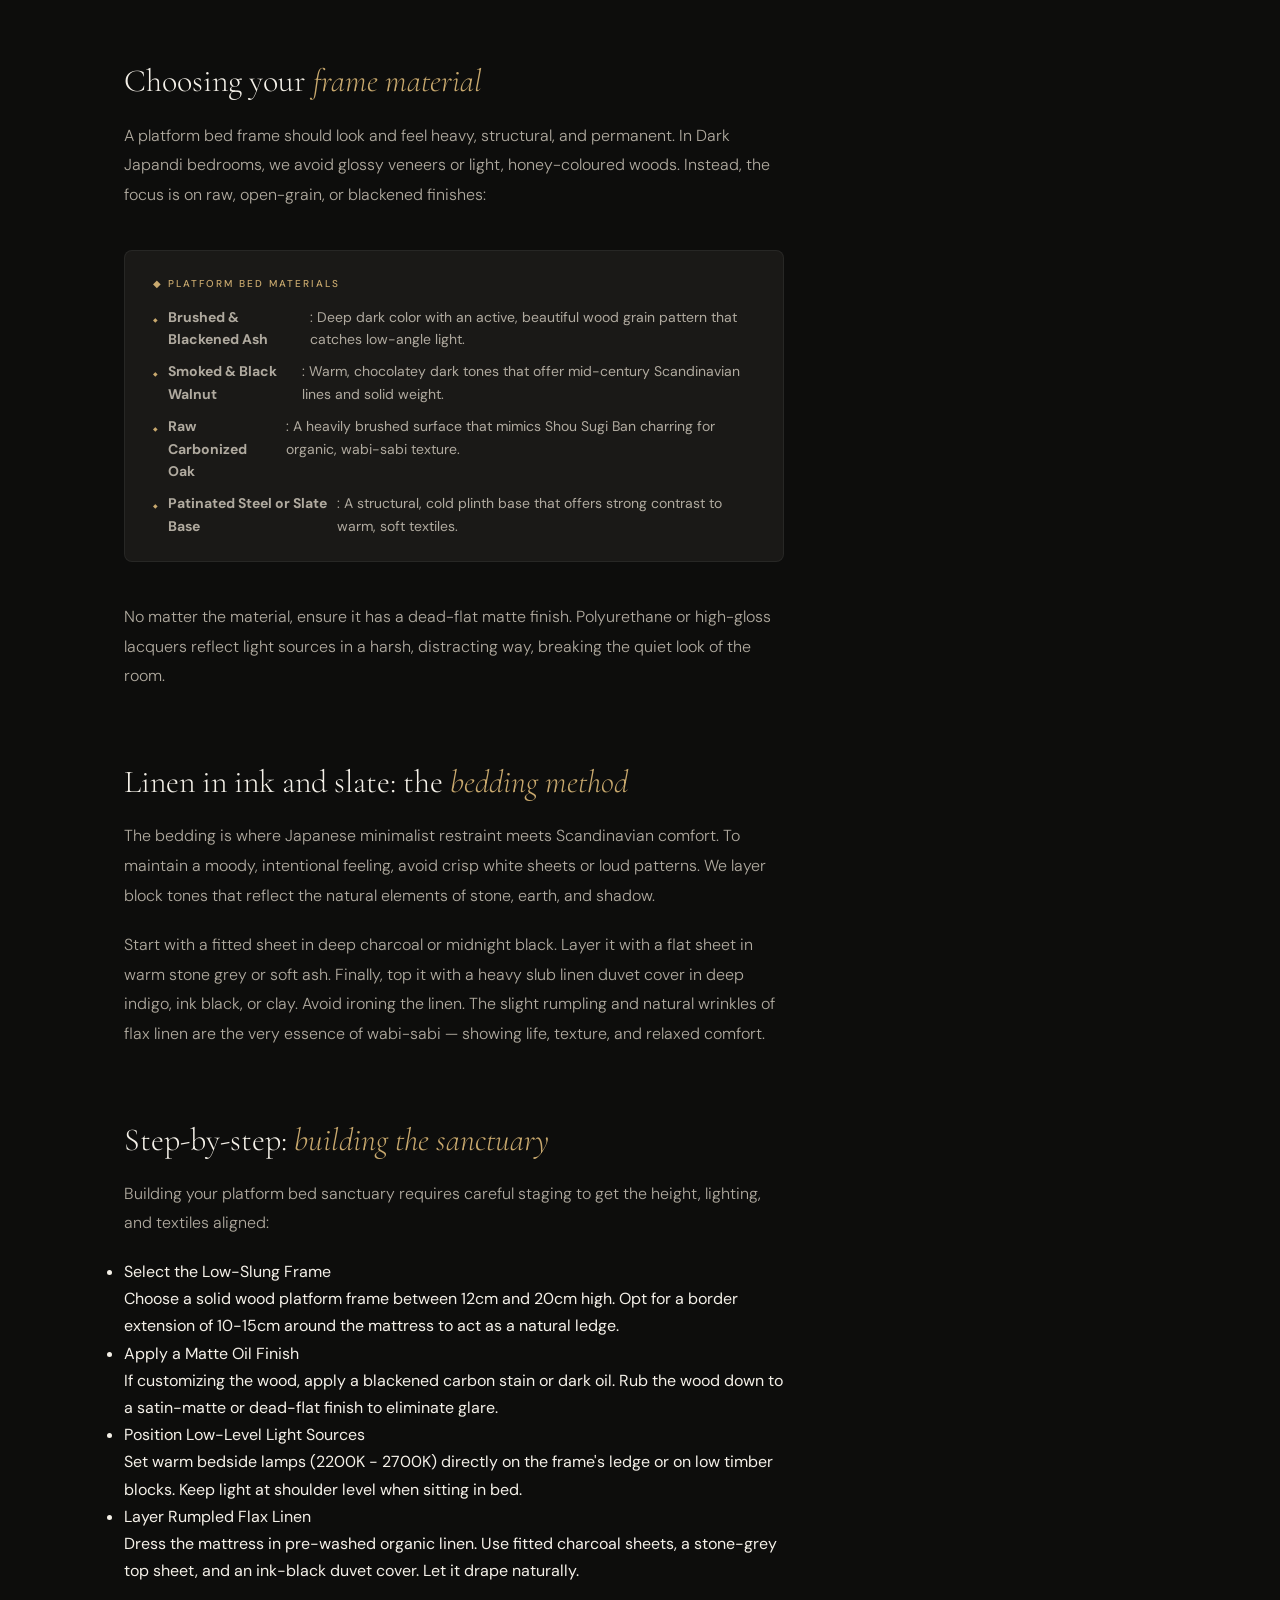
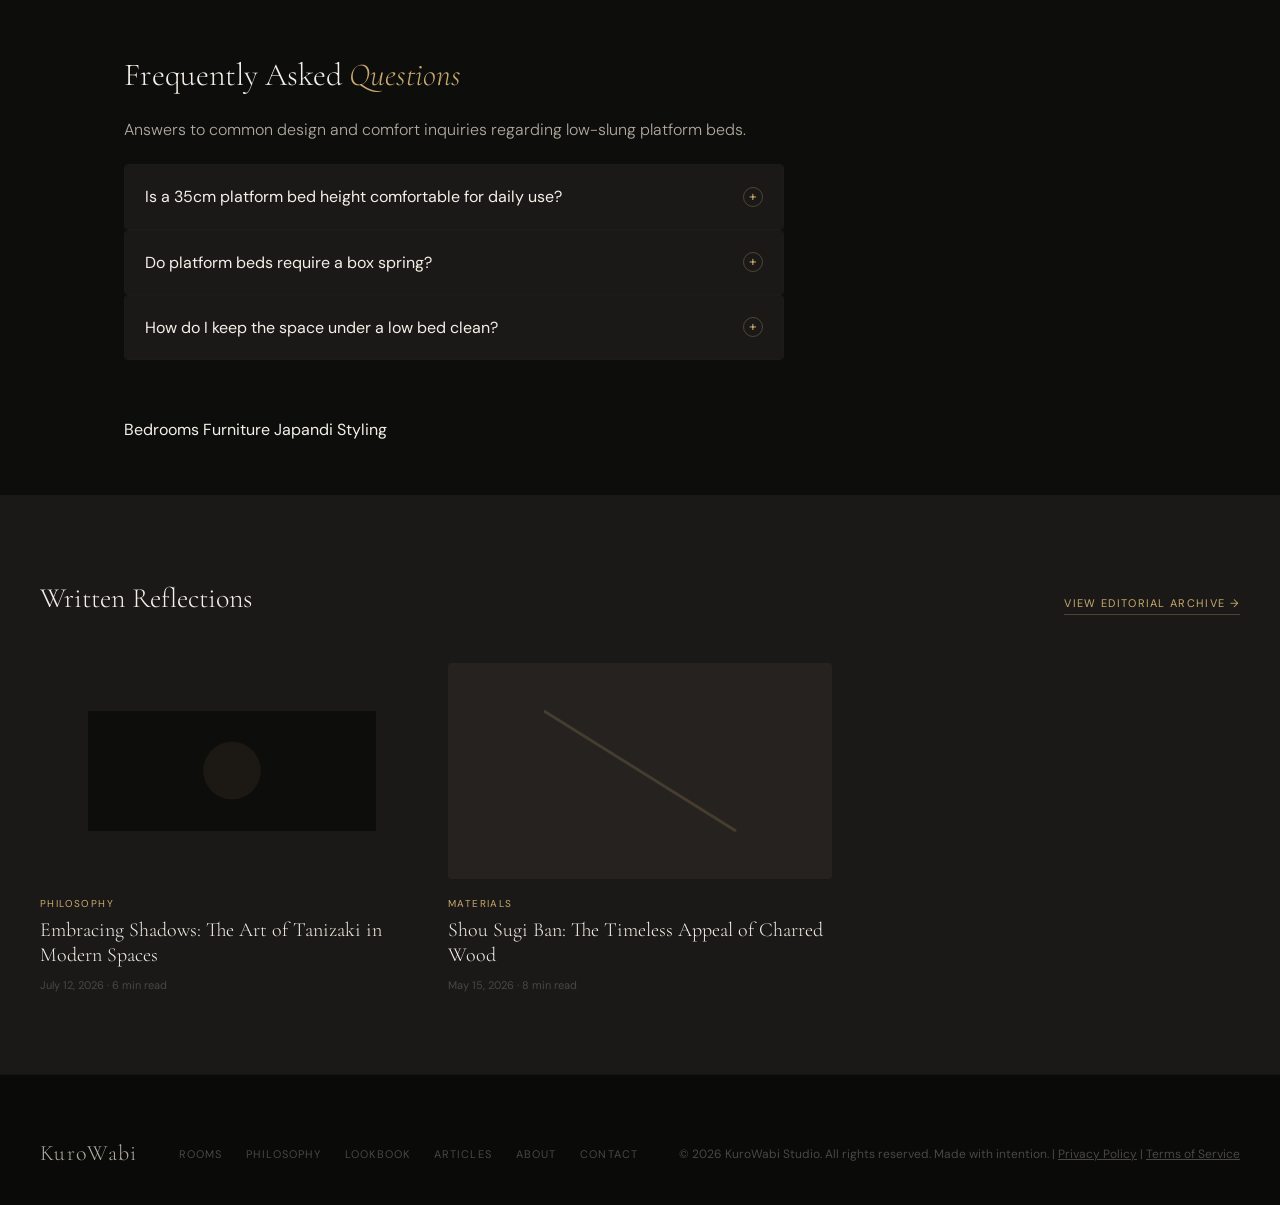
<file: bedroom-guide.html>
<!DOCTYPE html>
<html lang="en">
<head>
  <meta charset="UTF-8">
  <meta name="viewport" content="width=device-width, initial-scale=1.0">
  <title>Designing the Perfect Platform Bed Sanctuary — KuroWabi</title>
  <meta name="description" content="A complete guide to platform bed proportions, low-slung framing, material selection, and layering textured linen sheets in ink and slate tones — for the definitive Dark Japandi bedroom.">
  <link rel="preconnect" href="https://fonts.googleapis.com">
  <link href="https://fonts.googleapis.com/css2?family=Cormorant+Garamond:ital,wght@0,300;0,400;0,600;1,300;1,400&family=DM+Sans:wght@300;400;500&family=Noto+Serif+JP:wght@200;300&display=swap" rel="stylesheet">
  <link rel="stylesheet" href="bedroom-guide.css">
  <link rel="canonical" href="https://kurowabi.com/bedroom-guide.html">
  <link rel="manifest" href="/site.webmanifest">
  <meta name="robots" content="index, follow, max-image-preview:large">
  <meta name="theme-color" content="#0d0d0c">

  <!-- Open Graph / Facebook -->
  <meta property="og:type" content="article">
  <meta property="og:site_name" content="KuroWabi">
  <meta property="og:title" content="Designing the Perfect Platform Bed Sanctuary — KuroWabi">
  <meta property="og:description" content="A complete guide to platform bed proportions, low-slung framing, material selection, and layering textured linen sheets in ink and slate tones.">
  <meta property="og:url" content="https://kurowabi.com/bedroom-guide.html">
  <meta property="og:image" content="https://kurowabi.com/images/cat_bedroom.jpg">

  <!-- Twitter -->
  <meta name="twitter:card" content="summary_large_image">
  <meta name="twitter:title" content="Designing the Perfect Platform Bed Sanctuary — KuroWabi">
  <meta name="twitter:description" content="A complete guide to platform bed proportions, low-slung framing, material selection, and layering textured linen sheets in ink and slate tones.">
  <meta name="twitter:image" content="https://kurowabi.com/images/cat_bedroom.jpg">
</head>
<body>

<!-- READING PROGRESS -->
<div id="progress-bar"></div>

<!-- NAV -->
<nav>
  <a href="index.html" class="nav-logo">
    <span class="en">KuroWabi</span>
    <span class="jp">黒侘び — Dark Japandi</span>
  </a>
  <ul class="nav-links">
    <li><a href="/bedrooms/">Rooms</a></li>
    <li><a href="index.html#guide">The Style</a></li>
    <li><a href="index.html#lookbook">Lookbook</a></li>
    <li><a href="index.html#articles">Articles</a></li>
    <li><a href="about.html">About</a></li>
    <li><a href="contact.html" class="nav-cta">Connect</a></li>
  </ul>
  <div class="hamburger" aria-label="Menu">
    <span></span><span></span><span></span>
  </div>
</nav>
<div class="mmenu" id="mm">
  <span class="mclose" onclick="toggleMenu()">✕</span>
  <a href="/bedrooms/" onclick="toggleMenu()">Rooms</a>
  <a href="index.html#guide" onclick="toggleMenu()">The Style</a>
  <a href="index.html#lookbook" onclick="toggleMenu()">Lookbook</a>
  <a href="index.html#articles" onclick="toggleMenu()">Articles</a>
  <a href="about.html" onclick="toggleMenu()">About</a>
  <a href="contact.html" onclick="toggleMenu()">Connect</a>
</div>

<!-- ARTICLE HERO -->
<div class="article-hero">
  <div class="article-hero-image">
    <img src="images/cat_bedroom.jpg" alt="Designing the Perfect Platform Bed Sanctuary" style="width:100%; height:100%; object-fit:cover;">
    <div class="article-hero-caption">The Platform Bed Sanctuary · Tokyo Residency</div>
  </div>

  <!-- ARTICLE HEADER -->
  <div class="article-header">
    <div class="article-breadcrumb">
      <a href="index.html">Home</a>
      <span>/</span>
      <a href="index.html#articles">Articles</a>
      <span>/</span>
      Platform Bed
    </div>
    <div class="article-tags">
      <span class="article-tag">Styling</span>
      <span class="article-tag">Bedrooms</span>
      <span class="article-tag">Furniture</span>
    </div>
    <h1 class="article-title">Designing the Perfect<br><em>Platform Bed</em> Sanctuary</h1>
    <p class="article-subtitle">A complete guide to proportions, low-slung framing, and selecting textured linen sheets in ink and slate tones. How to build a bedroom that functions as a genuine sanctuary.</p>
    <div class="article-byline">
      <div class="byline-avatar">
        <svg viewBox="0 0 24 24" fill="none" xmlns="http://www.w3.org/2000/svg">
          <circle cx="12" cy="8" r="4" fill="#4a4744"/>
          <path d="M4 20c0-4 3.6-7 8-7s8 3 8 7" stroke="#4a4744" stroke-width="1.5" stroke-linecap="round"/>
        </svg>
      </div>
      <div class="byline-info">
        <div class="byline-name">Yuki Tanaka</div>
        <div class="byline-meta">Design Editor · Jun 28, 2026 &nbsp;·&nbsp; 5 min read</div>
      </div>
      <div class="byline-actions">
        <div class="byline-action" onclick="alert('Article saved.');">
          <svg viewBox="0 0 14 14" fill="none"><path d="M7 1l1.5 3 3.5.5-2.5 2.5.5 3.5L7 9l-3 1.5.5-3.5L2 4.5l3.5-.5L7 1z" stroke="currentColor" stroke-width="1.2" stroke-linejoin="round"/></svg>
          Save
        </div>
        <div class="byline-action" onclick="navigator.clipboard.writeText(window.location.href); alert('Link copied!');">
          <svg viewBox="0 0 14 14" fill="none"><path d="M2 7h10M8 3l4 4-4 4" stroke="currentColor" stroke-width="1.3" stroke-linecap="round" stroke-linejoin="round"/></svg>
          Share
        </div>
      </div>
    </div>
  </div>
</div>

<!-- ARTICLE BODY -->
<div class="article-layout">
  <!-- PROSE -->
  <article class="article-prose">

    <!-- Inline TOC (mobile) -->
    <div class="toc reveal">
      <div class="toc-title">In this article</div>
      <ul class="toc-list">
        <li><a href="#why-low">Why low beds change how a room feels</a></li>
        <li><a href="#proportions">Proportions: the 35cm rule</a></li>
        <li><a href="#frame">Choosing your frame material</a></li>
        <li><a href="#bedding">Linen in ink and slate: the bedding method</a></li>
        <li><a href="#steps">Step-by-step: building the sanctuary</a></li>
        <li><a href="#faq">FAQ</a></li>
      </ul>
    </div>

    <!-- Section 1 -->
    <div class="prose-section reveal" id="why-low">
      <h2 class="prose-h2">Why low beds change <em>how a room feels</em></h2>
      <p class="prose-p">The bed is the only piece of furniture that is truly irreplaceable. Every other object in a bedroom is optional — the wardrobe, the side table, the lamp. The bed is the reason the room exists. Which means it deserves the most considered decision you will make in the entire space.</p>
      <p class="prose-p">In Dark Japandi interiors, that decision is almost always the same: <strong>low, wide, and dark</strong>. A platform bed that sits close to the ground, built in aged oak, blackened walnut, or brushed steel. Dressed in linen in the colour of ink, slate, or raw ash. Lit by two warm lamps at shoulder height and nothing else. This guide explains why that configuration works, how to achieve it precisely, and what to avoid along the way.</p>
      <p class="prose-p">The visual weight of a room is determined by where the heaviest objects sit. In most Western bedrooms, the bed is elevated — a box spring or mattress foundation that lifts the sleeping surface to 60cm or higher. This creates a room that feels top-heavy, where the dominant element is at eye level when you enter. A low platform bed — sleeping surface at 35–40cm from floor to top of mattress — reverses this. The room's visual centre of gravity drops. Your eye lands on the dark expanse of bedding and then travels upward, making the ceiling feel taller. The room opens vertically even when it cannot open horizontally.</p>
      
      <div class="pull-quote reveal">
        <p>The bed must lie in shadow, speak of weight, and demand nothing of the room above it. It anchors. Everything else floats.</p>
        <cite>— KuroWabi Studio, on platform bed design</cite>
      </div>

      <div class="prose-img reveal">
        <img src="images/hero_1.jpg" alt="A low-slung oak platform bed frame styled with heavy slub linen sheets.">
        <div class="prose-img-cap">A low-slung oak platform bed frame styled with heavy slub linen sheets.</div>
      </div>
    </div>

    <!-- Section 2 -->
    <div class="prose-section reveal" id="proportions">
      <h2 class="prose-h2">Proportions: the <em>35cm rule</em></h2>
      <p class="prose-p">To get the proportions right, you need to understand the relationship between frame height, mattress thickness, and border clearance. The absolute height from the floor to the top of the mattress should be 35cm (with a maximum tolerance of 40cm). This height is close enough to the ground to feel low-slung, yet tall enough to sit on comfortably.</p>
      <p class="prose-p">A classic Japanese-style low frame sits at roughly 15cm high, and we pair it with a 20cm mattress. If the frame has a wide border (a ledge running along the sides and foot of the bed), it should extend 10 to 15cm beyond the mattress. This ledge is not just visual; it grounds the bed and serves as a low-level shelf for a tea cup, a book, or spectacles, removing the need for a bulky bedside table.</p>
    </div>

    <!-- Section 3 -->
    <div class="prose-section reveal" id="frame">
      <h2 class="prose-h2">Choosing your <em>frame material</em></h2>
      <p class="prose-p">A platform bed frame should look and feel heavy, structural, and permanent. In Dark Japandi bedrooms, we avoid glossy veneers or light, honey-coloured woods. Instead, the focus is on raw, open-grain, or blackened finishes:</p>

      <div class="info-box reveal">
        <div class="info-box-title">◆ Platform Bed Materials</div>
        <ul class="info-box-list">
          <li><strong>Brushed & Blackened Ash</strong>: Deep dark color with an active, beautiful wood grain pattern that catches low-angle light.</li>
          <li><strong>Smoked & Black Walnut</strong>: Warm, chocolatey dark tones that offer mid-century Scandinavian lines and solid weight.</li>
          <li><strong>Raw Carbonized Oak</strong>: A heavily brushed surface that mimics Shou Sugi Ban charring for organic, wabi-sabi texture.</li>
          <li><strong>Patinated Steel or Slate Base</strong>: A structural, cold plinth base that offers strong contrast to warm, soft textiles.</li>
        </ul>
      </div>

      <p class="prose-p">No matter the material, ensure it has a dead-flat matte finish. Polyurethane or high-gloss lacquers reflect light sources in a harsh, distracting way, breaking the quiet look of the room.</p>
    </div>

    <!-- Section 4 -->
    <div class="prose-section reveal" id="bedding">
      <h2 class="prose-h2">Linen in ink and slate: the <em>bedding method</em></h2>
      <p class="prose-p">The bedding is where Japanese minimalist restraint meets Scandinavian comfort. To maintain a moody, intentional feeling, avoid crisp white sheets or loud patterns. We layer block tones that reflect the natural elements of stone, earth, and shadow.</p>
      <p class="prose-p">Start with a fitted sheet in deep charcoal or midnight black. Layer it with a flat sheet in warm stone grey or soft ash. Finally, top it with a heavy slub linen duvet cover in deep indigo, ink black, or clay. Avoid ironing the linen. The slight rumpling and natural wrinkles of flax linen are the very essence of wabi-sabi — showing life, texture, and relaxed comfort.</p>
    </div>

    <!-- Section 5 -->
    <div class="prose-section reveal" id="steps">
      <h2 class="prose-h2">Step-by-step: <em>building the sanctuary</em></h2>
      <p class="prose-p">Building your platform bed sanctuary requires careful staging to get the height, lighting, and textiles aligned:</p>
      
      <ul class="steps">
        <li>
          <div>
            <div class="step-t">Select the Low-Slung Frame</div>
            <div class="step-d">Choose a solid wood platform frame between 12cm and 20cm high. Opt for a border extension of 10-15cm around the mattress to act as a natural ledge.</div>
          </div>
        </li>
        <li>
          <div>
            <div class="step-t">Apply a Matte Oil Finish</div>
            <div class="step-d">If customizing the wood, apply a blackened carbon stain or dark oil. Rub the wood down to a satin-matte or dead-flat finish to eliminate glare.</div>
          </div>
        </li>
        <li>
          <div>
            <div class="step-t">Position Low-Level Light Sources</div>
            <div class="step-d">Set warm bedside lamps (2200K - 2700K) directly on the frame's ledge or on low timber blocks. Keep light at shoulder level when sitting in bed.</div>
          </div>
        </li>
        <li>
          <div>
            <div class="step-t">Layer Rumpled Flax Linen</div>
            <div class="step-d">Dress the mattress in pre-washed organic linen. Use fitted charcoal sheets, a stone-grey top sheet, and an ink-black duvet cover. Let it drape naturally.</div>
          </div>
        </li>
      </ul>
    </div>

    <!-- Section 6 -->
    <div class="prose-section reveal" id="faq">
      <h2 class="prose-h2">Frequently Asked <em>Questions</em></h2>
      <p class="prose-p">Answers to common design and comfort inquiries regarding low-slung platform beds.</p>
      
      <div class="faq">
        <div class="faq-item">
          <div class="faq-q">
            <span class="faq-qt">Is a 35cm platform bed height comfortable for daily use?</span>
            <span class="faq-icon">+</span>
          </div>
          <div class="faq-a">
            <div class="faq-ai">
              Yes. While it requires slightly more movement to get out of than a traditional tall American bed, a 35cm height is highly ergonomic for sitting, stretching, and lying down. It is the classic height of modern minimalist architecture.
            </div>
          </div>
        </div>
        <div class="faq-item">
          <div class="faq-q">
            <span class="faq-qt">Do platform beds require a box spring?</span>
            <span class="faq-icon">+</span>
          </div>
          <div class="faq-a">
            <div class="faq-ai">
              No. Platform beds are designed to support your mattress directly on solid wood panels or closely spaced slats. This keeps the bed's profile minimal and low, while allowing proper ventilation.
            </div>
          </div>
        </div>
        <div class="faq-item">
          <div class="faq-q">
            <span class="faq-qt">How do I keep the space under a low bed clean?</span>
            <span class="faq-icon">+</span>
          </div>
          <div class="faq-a">
            <div class="faq-ai">
              We recommend choosing a platform bed with a solid plinth base that sits flush on the floor. This completely seals the space underneath, preventing dust, stray items, and pets from gathering under the bed.
            </div>
          </div>
        </div>
      </div>
    </div>

    <!-- Tags and Share -->
    <div class="art-tags">
      <span class="atag">Bedrooms</span>
      <span class="atag">Furniture</span>
      <span class="atag">Japandi</span>
      <span class="atag">Styling</span>
    </div>

  </article>

  <!-- SIDEBAR -->
  <aside class="article-sidebar">
    <div class="sidebar-toc">
      <div class="sidebar-toc-title">Article Sections</div>
      <ul class="sidebar-toc-list">
        <li><a href="#why-low" class="active">Why low beds matter</a></li>
        <li><a href="#proportions">Proportions: 35cm rule</a></li>
        <li><a href="#frame">Choosing your frame</a></li>
        <li><a href="#bedding">Linen layering method</a></li>
        <li><a href="#steps">Step-by-step setup</a></li>
        <li><a href="#faq">FAQ</a></li>
      </ul>
    </div>
    <div class="sidebar-divider"></div>
    <div class="sidebar-newsletter">
      <div class="sidebar-nl-jp">黒侘び — NEWSLETTER</div>
      <div class="sidebar-nl-title">Join the Sanctuary</div>
      <p class="sidebar-nl-sub">Receive monthly design templates, material palettes, and styling advice directly in your inbox.</p>
      <form onsubmit="event.preventDefault(); alert('Subscribed to KuroWabi Newsletter.');">
        <input type="email" class="sidebar-nl-input" placeholder="Your email address..." required>
        <button type="submit" class="sidebar-nl-btn">Subscribe</button>
      </form>
    </div>
    <div class="sidebar-divider"></div>
    <div class="sidebar-related-title">Related Reflections</div>
    <div class="sidebar-related-list">
      <a href="embracing-shadows.html" class="sidebar-related-item">
        <div class="sidebar-related-img">
          <svg viewBox="0 0 60 60" xmlns="http://www.w3.org/2000/svg">
            <rect width="60" height="60" fill="#1a1917"/>
            <circle cx="30" cy="30" r="10" fill="#c9a96e" opacity="0.2"/>
          </svg>
        </div>
        <div>
          <div class="sidebar-related-tag">Philosophy</div>
          <div class="sidebar-related-name">Embracing Shadows: The Art of Tanizaki</div>
        </div>
      </a>
      <a href="shou-sugi-ban.html" class="sidebar-related-item">
        <div class="sidebar-related-img">
          <svg viewBox="0 0 60 60" xmlns="http://www.w3.org/2000/svg">
            <rect width="60" height="60" fill="#252220"/>
            <line x1="15" y1="15" x2="45" y2="45" stroke="#c9a96e" stroke-width="2" opacity="0.3"/>
          </svg>
        </div>
        <div>
          <div class="sidebar-related-tag">Materials</div>
          <div class="sidebar-related-name">Shou Sugi Ban: Timeless Charred Wood</div>
        </div>
      </a>
    </div>
  </aside>
</div>

<!-- More Articles grid -->
<section class="more-articles">
  <div class="more-articles-inner">
    <div class="more-header">
      <h3 class="more-title">Written Reflections</h3>
      <a href="index.html#articles" class="more-link">View editorial archive →</a>
    </div>
    <div class="more-grid">
      <a href="embracing-shadows.html" class="more-card">
        <div class="more-card-img">
          <div class="more-card-img-inner">
            <svg viewBox="0 0 400 225" xmlns="http://www.w3.org/2000/svg">
              <rect width="400" height="225" fill="#1a1917"/>
              <rect x="50" y="50" width="300" height="125" fill="#0d0d0c"/>
              <circle cx="200" cy="112" r="30" fill="#c9a96e" opacity="0.08"/>
            </svg>
          </div>
        </div>
        <div class="more-card-tag">Philosophy</div>
        <h4 class="more-card-title">Embracing Shadows: The Art of Tanizaki in Modern Spaces</h4>
        <div class="more-card-meta">July 12, 2026 · 6 min read</div>
      </a>
      <a href="shou-sugi-ban.html" class="more-card">
        <div class="more-card-img">
          <div class="more-card-img-inner">
            <svg viewBox="0 0 400 225" xmlns="http://www.w3.org/2000/svg">
              <rect width="400" height="225" fill="#252220"/>
              <line x1="100" y1="50" x2="300" y2="175" stroke="#c9a96e" stroke-width="3" opacity="0.2"/>
            </svg>
          </div>
        </div>
        <div class="more-card-tag">Materials</div>
        <h4 class="more-card-title">Shou Sugi Ban: The Timeless Appeal of Charred Wood</h4>
        <div class="more-card-meta">May 15, 2026 · 8 min read</div>
      </a>
    </div>
  </div>
</section>

<!-- Footer -->
<footer>
  <div class="footer-bottom">
    <div class="footer-logo">KuroWabi</div>
    <div class="footer-links-row">
      <a href="/bedrooms/">Rooms</a>
      <a href="index.html#guide">Philosophy</a>
      <a href="index.html#lookbook">Lookbook</a>
      <a href="index.html#articles">Articles</a>
      <a href="about.html">About</a>
      <a href="contact.html">Contact</a>
    </div>
    <div class="footer-copy">
      &copy; 2026 KuroWabi Studio. All rights reserved. Made with intention. | <a href="privacy.html" style="text-decoration: underline;">Privacy Policy</a> | <a href="terms.html" style="text-decoration: underline;">Terms of Service</a>
    </div>
  </div>
</footer>

<script src="bedroom-guide.js"></script>

<!-- SCHEMA JSON-LD -->
<script type="application/ld+json">
{
  "@context": "https://schema.org",
  "@graph": [
    {
      "@type": "BreadcrumbList",
      "@id": "https://kurowabi.com/bedroom-guide.html#breadcrumb",
      "itemListElement": [
        {
          "@type": "ListItem",
          "position": 1,
          "name": "Home",
          "item": "https://kurowabi.com/"
        },
        {
          "@type": "ListItem",
          "position": 2,
          "name": "Articles",
          "item": "https://kurowabi.com/index.html#articles"
        },
        {
          "@type": "ListItem",
          "position": 3,
          "name": "Platform Bed Guide",
          "item": "https://kurowabi.com/bedroom-guide.html"
        }
      ]
    },
    {
      "@type": "Article",
      "@id": "https://kurowabi.com/bedroom-guide.html#article",
      "isPartOf": {
        "@id": "https://kurowabi.com/bedroom-guide.html#webpage"
      },
      "headline": "Designing the Perfect Platform Bed Sanctuary",
      "description": "A complete guide to platform bed proportions, low-slung framing, material selection, and layering textured linen sheets.",
      "image": "https://kurowabi.com/images/cat_bedroom.jpg",
      "datePublished": "2026-06-28T00:00:00+01:00",
      "dateModified": "2026-07-17T00:00:00+01:00",
      "mainEntityOfPage": "https://kurowabi.com/bedroom-guide.html",
      "author": {
        "@type": "Organization",
        "name": "KuroWabi",
        "url": "https://kurowabi.com"
      },
      "publisher": {
        "@type": "Organization",
        "name": "KuroWabi",
        "logo": {
          "@type": "ImageObject",
          "url": "https://kurowabi.com/images/hero_1.jpg"
        }
      }
    }
  ]
}
</script>

</body>
</html>
</file>
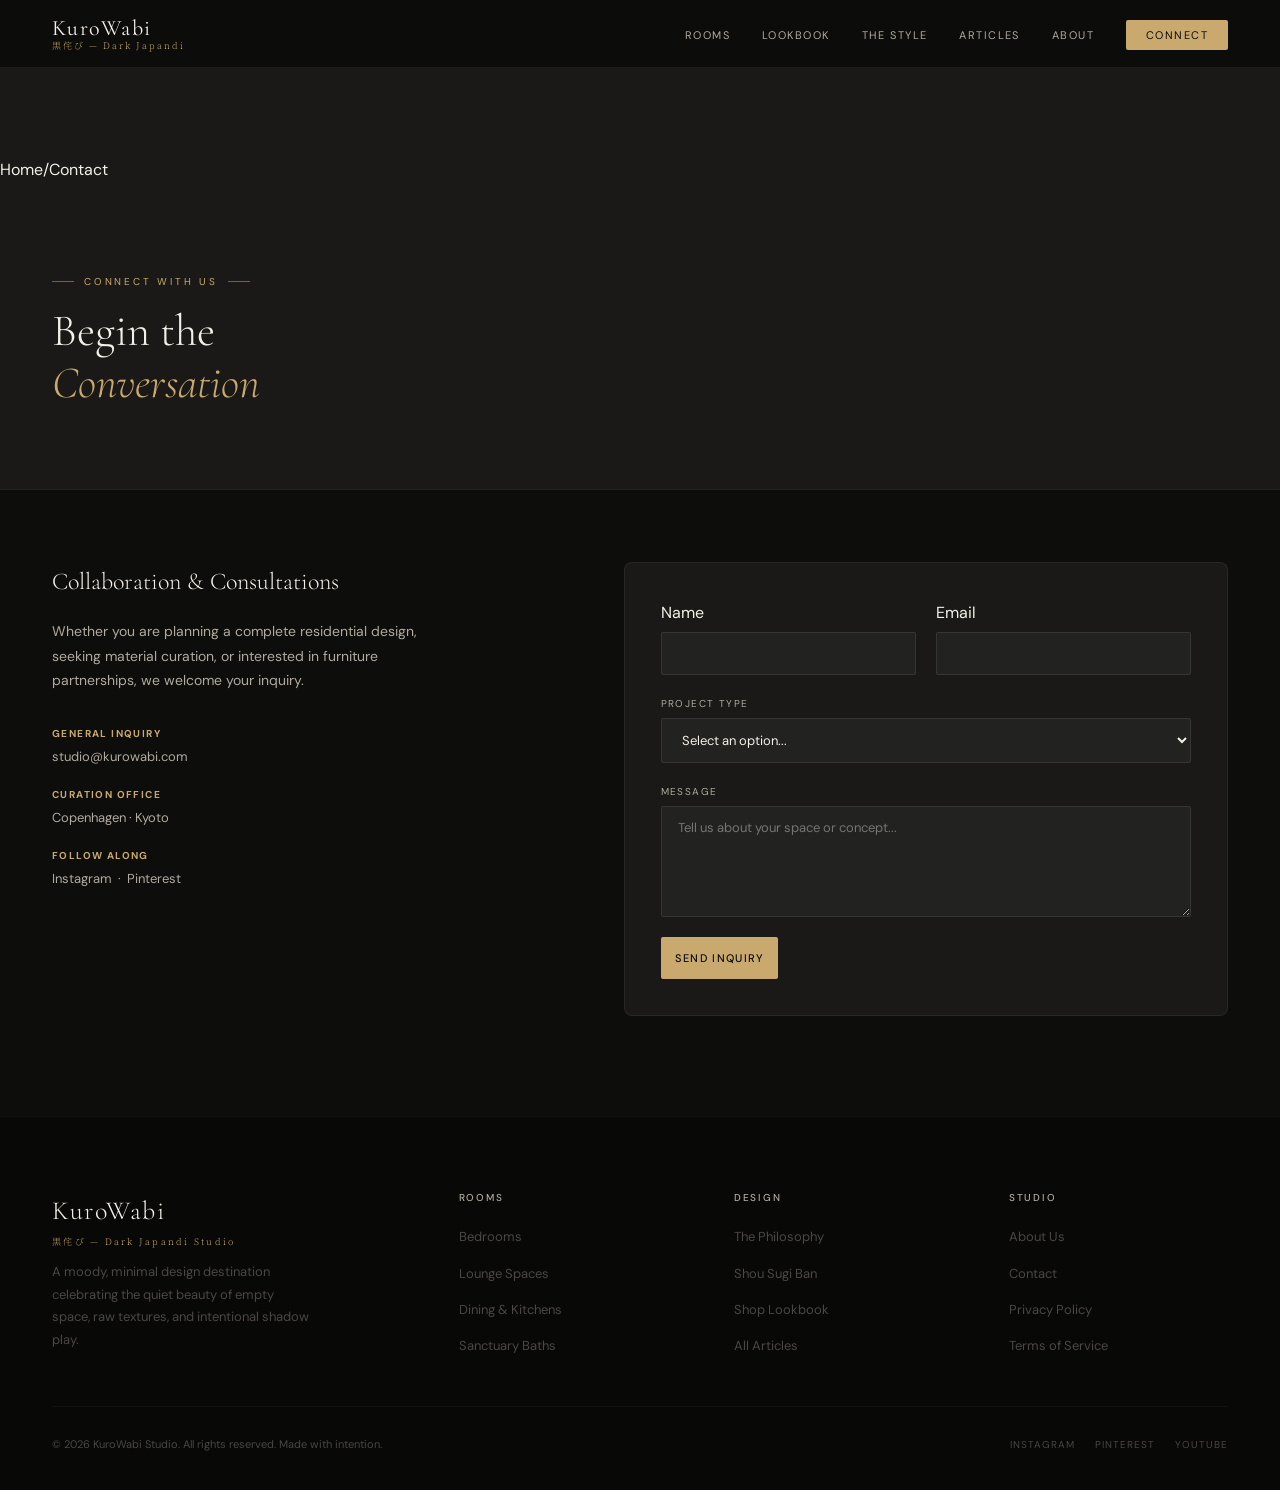
<file: contact.html>
<!DOCTYPE html>
<html lang="en">
<head>
<meta charset="UTF-8">
<meta name="viewport" content="width=device-width,initial-scale=1.0">
<title>Connect With Our Design Studio — KuroWabi</title>
<meta name="description" content="Inquire about residential design, material curation, or commercial collaborations. Begin the conversation with KuroWabi.">
<meta property="og:title" content="Contact KuroWabi Studio">
<meta property="og:image" content="https://kurowabi.com/images/hero_3.jpg">
<link rel="canonical" href="https://kurowabi.com/contact.html">
<link rel="preconnect" href="https://fonts.googleapis.com">
<link href="https://fonts.googleapis.com/css2?family=Cormorant+Garamond:ital,wght@0,300;0,400;0,600;1,300;1,400&family=DM+Sans:wght@300;400;500&family=Noto+Serif+JP:wght@200;300;400&display=swap" rel="stylesheet">
<style>

/* ── KuroWabi shared CSS ── */
:root{
  --kw-ink:#0d0d0c;--kw-ink2:#131210;--kw-ink3:#1a1917;
  --kw-stone:#4a4744;--kw-sand:#7a7570;--kw-mist:#b0aa9f;
  --kw-cream:#f4f0e8;--kw-gold:#c9a96e;--kw-goldl:#e2c99a;
  --kw-fd:'Cormorant Garamond',Georgia,serif;
  --kw-fj:'Noto Serif JP',serif;
  --kw-fb:'DM Sans',system-ui,sans-serif;
  --kw-max:1280px;
}
*,*::before,*::after{box-sizing:border-box;margin:0;padding:0}
html{scroll-behavior:smooth}
body{font-family:var(--kw-fb);background:var(--kw-ink);color:var(--kw-cream);line-height:1.7;overflow-x:hidden}
img{max-width:100%;display:block;object-fit:cover}
a{color:inherit;text-decoration:none}
#kw-pgbar{position:fixed;top:0;left:0;height:2px;background:var(--kw-gold);z-index:300;width:0;transition:width .12s linear;pointer-events:none}
#kw-nav{position:fixed;inset:0 0 auto;height:68px;padding:0 52px;display:flex;align-items:center;justify-content:space-between;z-index:200;background:rgba(13,13,12,.97);backdrop-filter:blur(24px);border-bottom:1px solid rgba(201,169,110,.1)}
.kw-logo{display:flex;flex-direction:column;gap:2px;line-height:1}
.kw-logo-en{font-family:var(--kw-fd);font-size:22px;font-weight:400;letter-spacing:.08em;color:var(--kw-cream)}
.kw-logo-jp{font-family:var(--kw-fj);font-size:9px;font-weight:200;letter-spacing:.22em;color:var(--kw-gold)}
.kw-navl{display:flex;align-items:center;gap:32px;list-style:none}
.kw-navl a{font-size:11px;letter-spacing:.13em;text-transform:uppercase;color:var(--kw-mist);transition:color .2s}
.kw-navl a:hover,.kw-navl a.kw-on{color:var(--kw-cream)}
.kw-cta{background:var(--kw-gold)!important;color:var(--kw-ink)!important;padding:8px 20px;border-radius:2px}
.kw-cta:hover{background:var(--kw-goldl)!important}
.kw-hbg{display:none;flex-direction:column;gap:5px;cursor:pointer;padding:8px;background:none;border:none}
.kw-hbg span{width:24px;height:1.5px;background:var(--kw-cream);display:block}
.kw-mob{display:none;position:fixed;inset:0;background:var(--kw-ink3);z-index:199;flex-direction:column;align-items:center;justify-content:center;gap:36px}
.kw-mob.kw-open{display:flex}
.kw-mob a{font-family:var(--kw-fd);font-size:32px;font-weight:300;color:var(--kw-cream);letter-spacing:.05em;transition:color .2s}
.kw-mob a:hover{color:var(--kw-gold)}
.kw-mob-x{position:absolute;top:24px;right:28px;font-size:24px;color:var(--kw-mist);cursor:pointer;background:none;border:none}
.kw-rv{opacity:0;transform:translateY(22px);transition:opacity .7s ease,transform .7s ease}
.kw-rv.kw-in{opacity:1;transform:none}
.kw-d1{transition-delay:.1s}.kw-d2{transition-delay:.2s}.kw-d3{transition-delay:.3s}
.kw-eyebrow{display:inline-flex;align-items:center;gap:10px;font-size:10px;font-weight:400;letter-spacing:.28em;text-transform:uppercase;color:var(--kw-gold);margin-bottom:16px}
.kw-eyebrow::before,.kw-eyebrow::after{content:'';width:22px;height:1px;background:currentColor;opacity:.5}
.kw-section-title{font-family:var(--kw-fd);font-size:clamp(2rem,3.5vw,3.2rem);font-weight:300;color:var(--kw-cream);line-height:1.15}
.kw-section-title em{font-style:italic;color:var(--kw-gold)}
.kw-section-sub{font-size:15px;color:var(--kw-mist);max-width:520px;margin:14px auto 0;line-height:1.78}
.kw-foot{padding:72px 52px 36px;background:#080807;border-top:1px solid rgba(255,255,255,.04)}
.kw-foot-i{max-width:var(--kw-max);margin:0 auto}
.kw-foot-top{display:grid;grid-template-columns:1.6fr repeat(3,1fr);gap:56px;margin-bottom:48px}
.kw-foot-name{font-family:var(--kw-fd);font-size:26px;font-weight:300;color:var(--kw-cream);letter-spacing:.06em}
.kw-foot-jp{font-family:var(--kw-fj);font-size:9px;font-weight:200;letter-spacing:.25em;color:var(--kw-gold);margin-bottom:12px}
.kw-foot-brand p{font-size:13px;color:var(--kw-stone);line-height:1.75;max-width:260px}
.kw-foot-h{font-size:10px;font-weight:500;letter-spacing:.18em;text-transform:uppercase;color:var(--kw-mist);margin-bottom:16px}
.kw-foot-links{list-style:none;display:flex;flex-direction:column;gap:9px}
.kw-foot-links a{font-size:13px;color:var(--kw-stone);transition:color .2s}
.kw-foot-links a:hover{color:var(--kw-cream)}
.kw-foot-bot{display:flex;align-items:center;justify-content:space-between;padding-top:28px;border-top:1px solid rgba(255,255,255,.04);font-size:11px;color:var(--kw-stone)}
.kw-foot-soc{display:flex;gap:20px}
.kw-foot-soc a{font-size:10px;letter-spacing:.1em;text-transform:uppercase;color:var(--kw-stone);transition:color .2s}
.kw-foot-soc a:hover{color:var(--kw-gold)}
@media(max-width:1080px){.kw-foot-top{grid-template-columns:1fr 1fr;gap:36px}}
@media(max-width:768px){
  #kw-nav{padding:0 20px}
  .kw-navl{display:none}
  .kw-hbg{display:flex}
  .kw-foot{padding:48px 24px 28px}
  .kw-foot-top{grid-template-columns:1fr;gap:28px}
  .kw-foot-bot{flex-direction:column;gap:12px;text-align:center}
  .kw-foot-soc{justify-content:center}
}

@keyframes kw-fadeUp{from{opacity:0;transform:translateY(24px)}to{opacity:1;transform:none}}

.kw-contact-hero{padding-top:68px;background:var(--kw-ink3);border-bottom:1px solid rgba(255,255,255,.04)}
.kw-contact-hero-inner{max-width:var(--kw-max);margin:0 auto;padding:80px 52px}
.kw-contact-layout{max-width:var(--kw-max);margin:0 auto;padding:72px 52px 100px;display:grid;grid-template-columns:1fr 1.2fr;gap:68px;align-items:start}
.kw-contact-info h2{font-family:var(--kw-fd);font-size:24px;font-weight:300;color:var(--kw-cream);margin-bottom:16px}
.kw-contact-info p{font-size:14px;color:var(--kw-mist);line-height:1.75;margin-bottom:32px;max-width:380px}
.kw-contact-details{list-style:none;display:flex;flex-direction:column;gap:18px}
.kw-contact-detail{font-size:13px;color:var(--kw-mist)}
.kw-contact-detail strong{color:var(--kw-gold);display:block;text-transform:uppercase;font-size:10px;letter-spacing:.14em;margin-bottom:4px}

.kw-contact-form{background:var(--kw-ink3);border:1px solid rgba(255,255,255,.06);border-radius:8px;padding:36px}
.kw-form-row{display:grid;grid-template-columns:1fr 1fr;gap:20px;margin-bottom:20px}
.kw-form-group{display:flex;flex-direction:column;gap:6px;margin-bottom:20px}
.kw-form-group label{font-size:10px;letter-spacing:.14em;text-transform:uppercase;color:var(--kw-mist)}
.kw-contact-form input, .kw-contact-form select, .kw-contact-form textarea{
  background:rgba(255,255,255,.04);border:1px solid rgba(255,255,255,.09);border-radius:2px;
  padding:12px 16px;font-family:var(--kw-fb);font-size:13px;color:var(--kw-cream);outline:none;
  transition:border-color .2s;
}
.kw-contact-form input:focus, .kw-contact-form select:focus, .kw-contact-form textarea:focus{border-color:rgba(201,169,110,.4)}
.kw-contact-form select option{background:var(--kw-ink3)}
.kw-form-submit{background:var(--kw-gold);color:var(--kw-ink);border:none;border-radius:2px;padding:14px;font-family:var(--kw-fb);font-size:11px;font-weight:500;letter-spacing:.12em;text-transform:uppercase;cursor:pointer;transition:background .2s}
.kw-form-submit:hover{background:var(--kw-goldl)}

@media(max-width:1080px){.kw-contact-layout{grid-template-columns:1fr;gap:48px}.kw-contact-hero-inner,.kw-contact-layout{padding-left:32px;padding-right:32px}}
@media(max-width:768px){.kw-contact-hero-inner,.kw-contact-layout{padding-left:20px;padding-right:20px}.kw-form-row{grid-template-columns:1fr}.kw-contact-form{padding:24px}}
</style>
</head>
<body>
<div id="kw-pgbar"></div>
<nav id="kw-nav">
  <a href="index.html" class="kw-logo" aria-label="KuroWabi home">
    <span class="kw-logo-en">KuroWabi</span>
    <span class="kw-logo-jp">黒侘び — Dark Japandi</span>
  </a>
  <ul class="kw-navl" role="navigation" aria-label="Main navigation">
    <li><a href="/bedrooms/">Rooms</a></li>
    <li><a href="lookbook.html" class="">Lookbook</a></li>
    <li><a href="index.html#guide">The Style</a></li>
    <li><a href="articles.html" class="">Articles</a></li>
    <li><a href="about.html" class="">About</a></li>
    <li><a href="contact.html" class="kw-cta">Connect</a></li>
  </ul>
  <button class="kw-hbg" onclick="document.getElementById('kw-mob').classList.toggle('kw-open')" aria-label="Menu">
    <span></span><span></span><span></span>
  </button>
</nav>
<div class="kw-mob" id="kw-mob" role="dialog" aria-label="Mobile menu">
  <button class="kw-mob-x" onclick="document.getElementById('kw-mob').classList.remove('kw-open')" aria-label="Close menu">✕</button>
  <a href="index.html">Home</a>
  <a href="/bedrooms/">Rooms</a>
  <a href="lookbook.html">Lookbook</a>
  <a href="articles.html">Articles</a>
  <a href="about.html">About</a>
  <a href="contact.html">Connect</a>
</div>

<div class="kw-contact-hero">
  <div class="kw-bc" style="padding-top:88px"><a href="index.html">Home</a><span class="kw-bc-s">/</span>Contact</div>
  <div class="kw-contact-hero-inner">
    <div class="kw-eyebrow">Connect With Us</div>
    <h1 class="kw-section-title">Begin the<br><em>Conversation</em></h1>
  </div>
</div>

<div class="kw-contact-layout">
  <div class="kw-contact-info kw-rv kw-d1">
    <h2>Collaboration &amp; Consultations</h2>
    <p>Whether you are planning a complete residential design, seeking material curation, or interested in furniture partnerships, we welcome your inquiry.</p>
    
    <ul class="kw-contact-details">
      <li class="kw-contact-detail"><strong>General Inquiry</strong>studio@kurowabi.com</li>
      <li class="kw-contact-detail"><strong>Curation Office</strong>Copenhagen · Kyoto</li>
      <li class="kw-contact-detail"><strong>Follow along</strong>
        <a href="https://www.instagram.com/kurowabi.studio/" target="_blank" rel="noopener">Instagram</a> &nbsp;·&nbsp; 
        <a href="https://www.pinterest.com/kurowabi/" target="_blank" rel="noopener">Pinterest</a>
      </li>
    </ul>
  </div>

  <form class="kw-contact-form kw-rv kw-d2" onsubmit="kwContactSubmit(event)">
    <div class="kw-form-row">
      <div style="display:flex;flex-direction:column;gap:6px">
        <label for="name">Name</label>
        <input type="text" id="name" required>
      </div>
      <div style="display:flex;flex-direction:column;gap:6px">
        <label for="email">Email</label>
        <input type="email" id="email" required>
      </div>
    </div>
    
    <div class="kw-form-group">
      <label for="project">Project Type</label>
      <select id="project" required>
        <option value="" disabled selected>Select an option...</option>
        <option value="residential">Residential Design</option>
        <option value="commercial">Commercial Collaboration</option>
        <option value="furniture">Furniture &amp; Decor Curation</option>
        <option value="general">General Curation Inquiry</option>
      </select>
    </div>

    <div class="kw-form-group">
      <label for="message">Message</label>
      <textarea id="message" rows="5" required placeholder="Tell us about your space or concept..."></textarea>
    </div>

    <button type="submit" class="kw-form-submit">Send Inquiry</button>
  </form>
</div>

<footer class="kw-foot">
  <div class="kw-foot-i">
    <div class="kw-foot-top">
      <div class="kw-foot-brand">
        <div class="kw-foot-name">KuroWabi</div>
        <div class="kw-foot-jp">黒侘び — Dark Japandi Studio</div>
        <p>A moody, minimal design destination celebrating the quiet beauty of empty space, raw textures, and intentional shadow play.</p>
      </div>
      <div><div class="kw-foot-h">Rooms</div><ul class="kw-foot-links"><li><a href="/bedrooms/">Bedrooms</a></li><li><a href="/index.html#rooms">Lounge Spaces</a></li><li><a href="/index.html#rooms">Dining &amp; Kitchens</a></li><li><a href="/index.html#rooms">Sanctuary Baths</a></li></ul></div>
      <div><div class="kw-foot-h">Design</div><ul class="kw-foot-links"><li><a href="index.html#guide">The Philosophy</a></li><li><a href="shou-sugi-ban.html">Shou Sugi Ban</a></li><li><a href="lookbook.html">Shop Lookbook</a></li><li><a href="articles.html">All Articles</a></li></ul></div>
      <div><div class="kw-foot-h">Studio</div><ul class="kw-foot-links"><li><a href="about.html">About Us</a></li><li><a href="contact.html">Contact</a></li><li><a href="privacy.html">Privacy Policy</a></li><li><a href="terms.html">Terms of Service</a></li></ul></div>
    </div>
    <div class="kw-foot-bot">
      <span>© 2026 KuroWabi Studio. All rights reserved. Made with intention.</span>
      <div class="kw-foot-soc">
        <a href="https://www.instagram.com/kurowabi.studio/" target="_blank" rel="noopener" aria-label="KuroWabi on Instagram">Instagram</a>
        <a href="https://www.pinterest.com/kurowabi/" target="_blank" rel="noopener" aria-label="KuroWabi on Pinterest">Pinterest</a>
        <a href="https://www.youtube.com/@kurowabi" target="_blank" rel="noopener" aria-label="KuroWabi on YouTube">YouTube</a>
      </div>
    </div>
  </div>
</footer>

<script>

  const _pg=document.getElementById('kw-pgbar');
  if(_pg)window.addEventListener('scroll',()=>{const d=document.documentElement;_pg.style.width=(d.scrollTop/(d.scrollHeight-d.clientHeight)*100)+'%'});
  const _ro=new IntersectionObserver(es=>es.forEach(e=>{if(e.isIntersecting){e.target.classList.add('kw-in');_ro.unobserve(e.target)}}),{threshold:.08});
  document.querySelectorAll('.kw-rv').forEach(el=>_ro.observe(el));
  document.querySelectorAll('a[href^="#"]').forEach(a=>a.addEventListener('click',e=>{const t=document.querySelector(a.getAttribute('href'));if(t){e.preventDefault();t.scrollIntoView({behavior:'smooth'})}}),);


function kwContactSubmit(e) {
  e.preventDefault();
  const btn = e.target.querySelector('button');
  btn.textContent = '✓ Inquiry Sent'; btn.style.background = '#4a5240';
  setTimeout(() => { btn.textContent = 'Send Inquiry'; btn.style.background = ''; e.target.reset(); }, 3000);
}
</script>
</body>
</html>
</file>
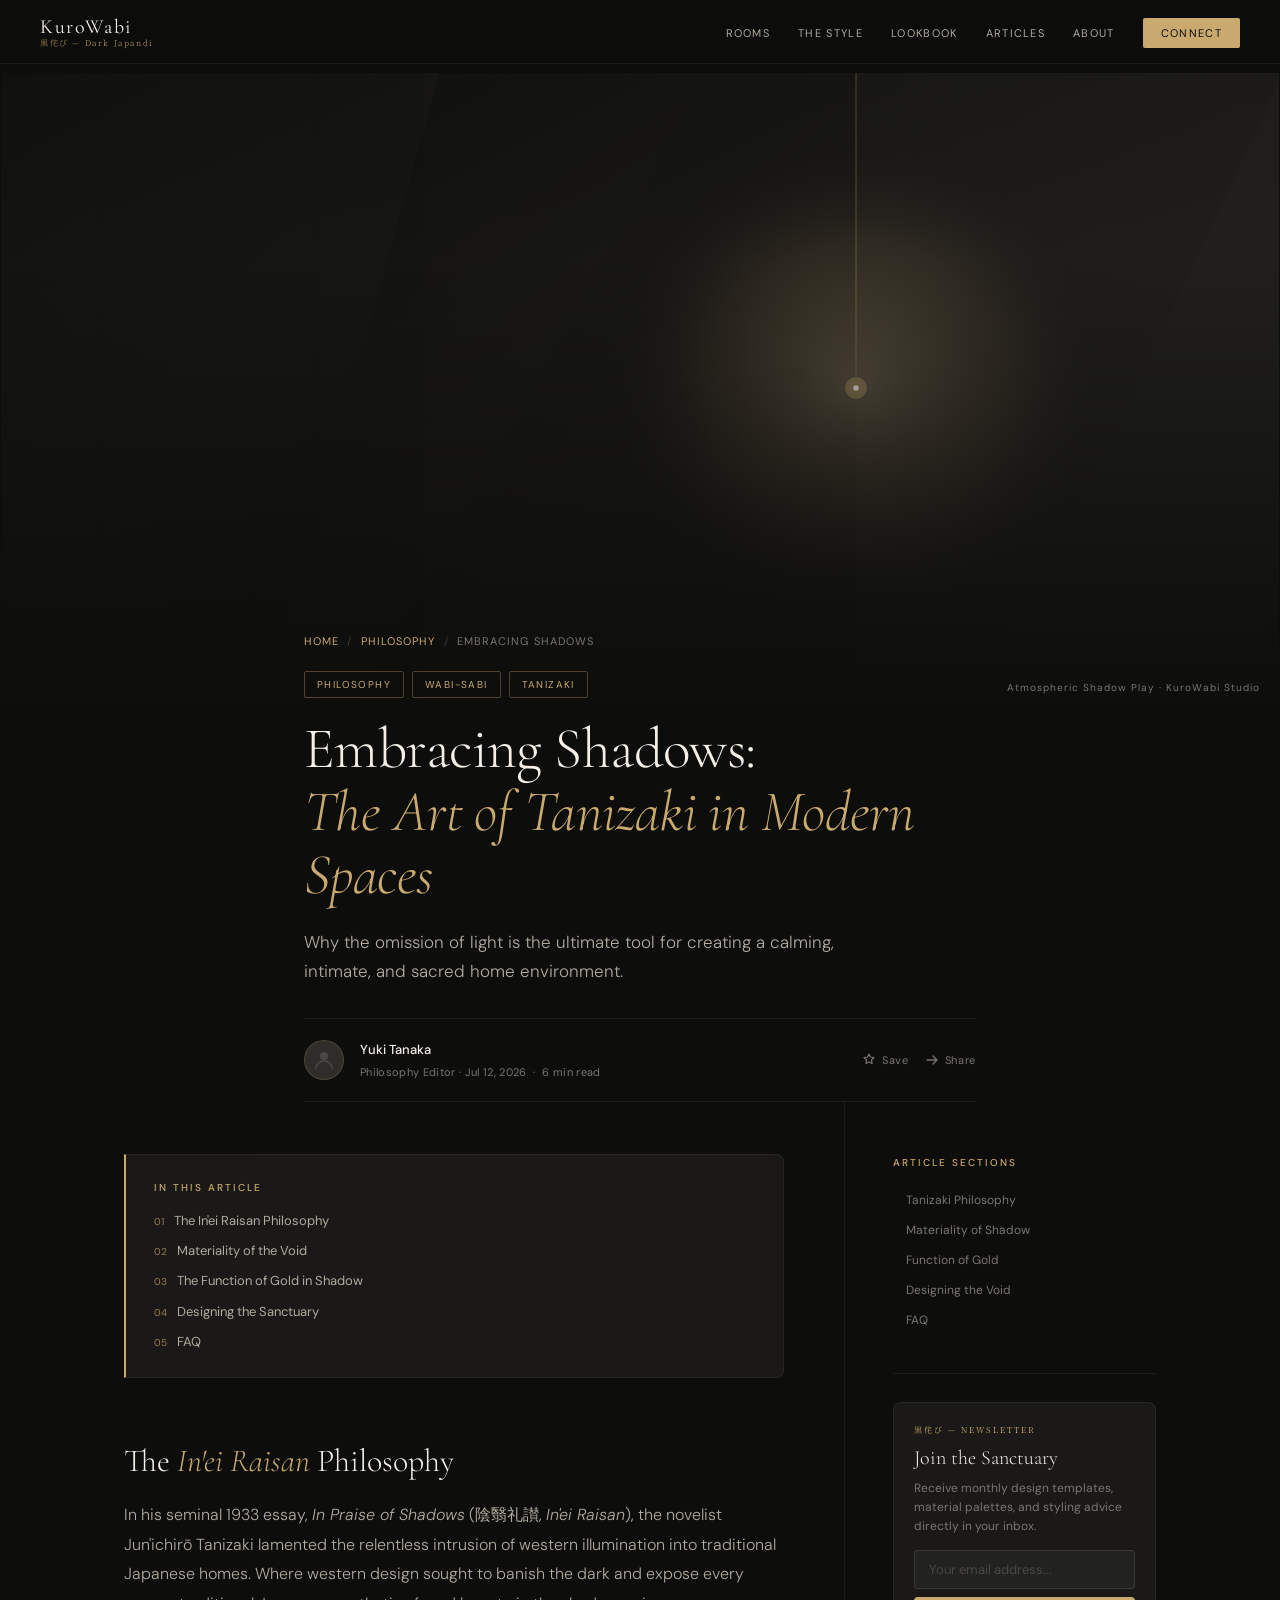
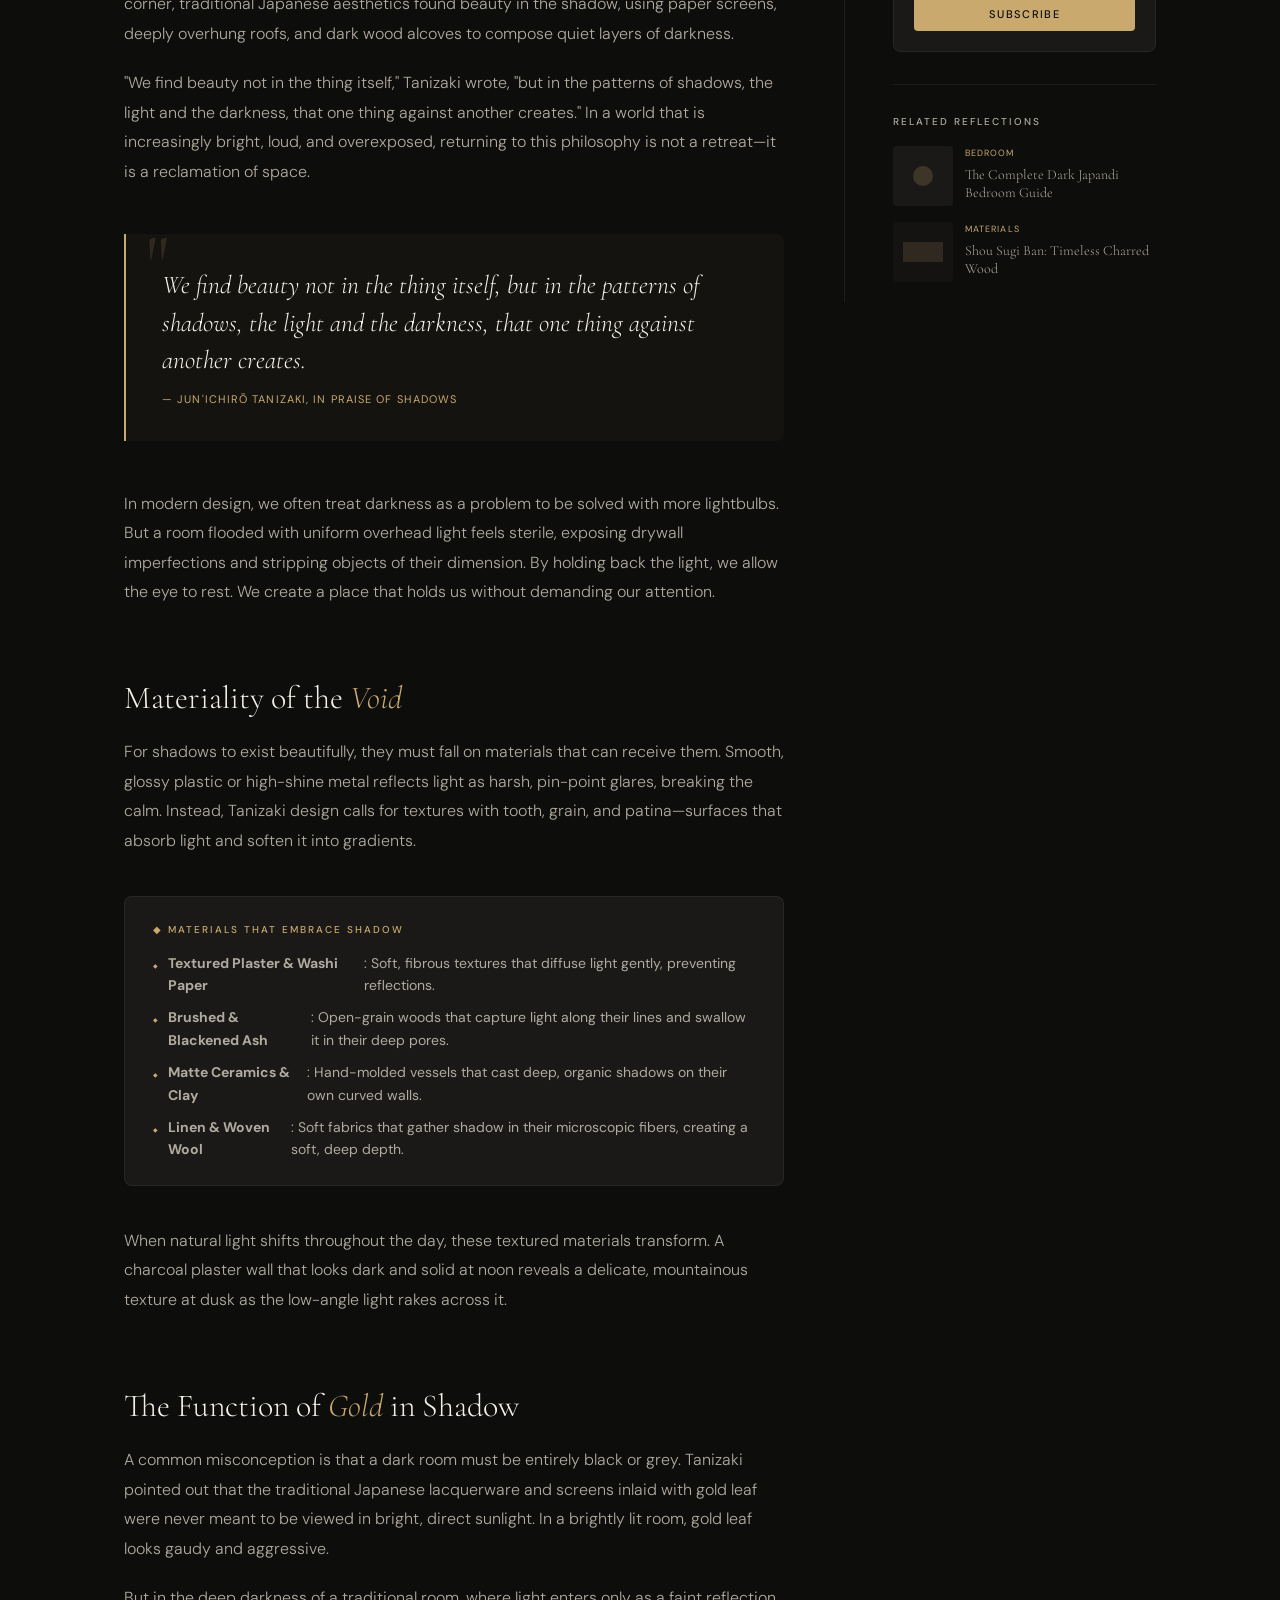
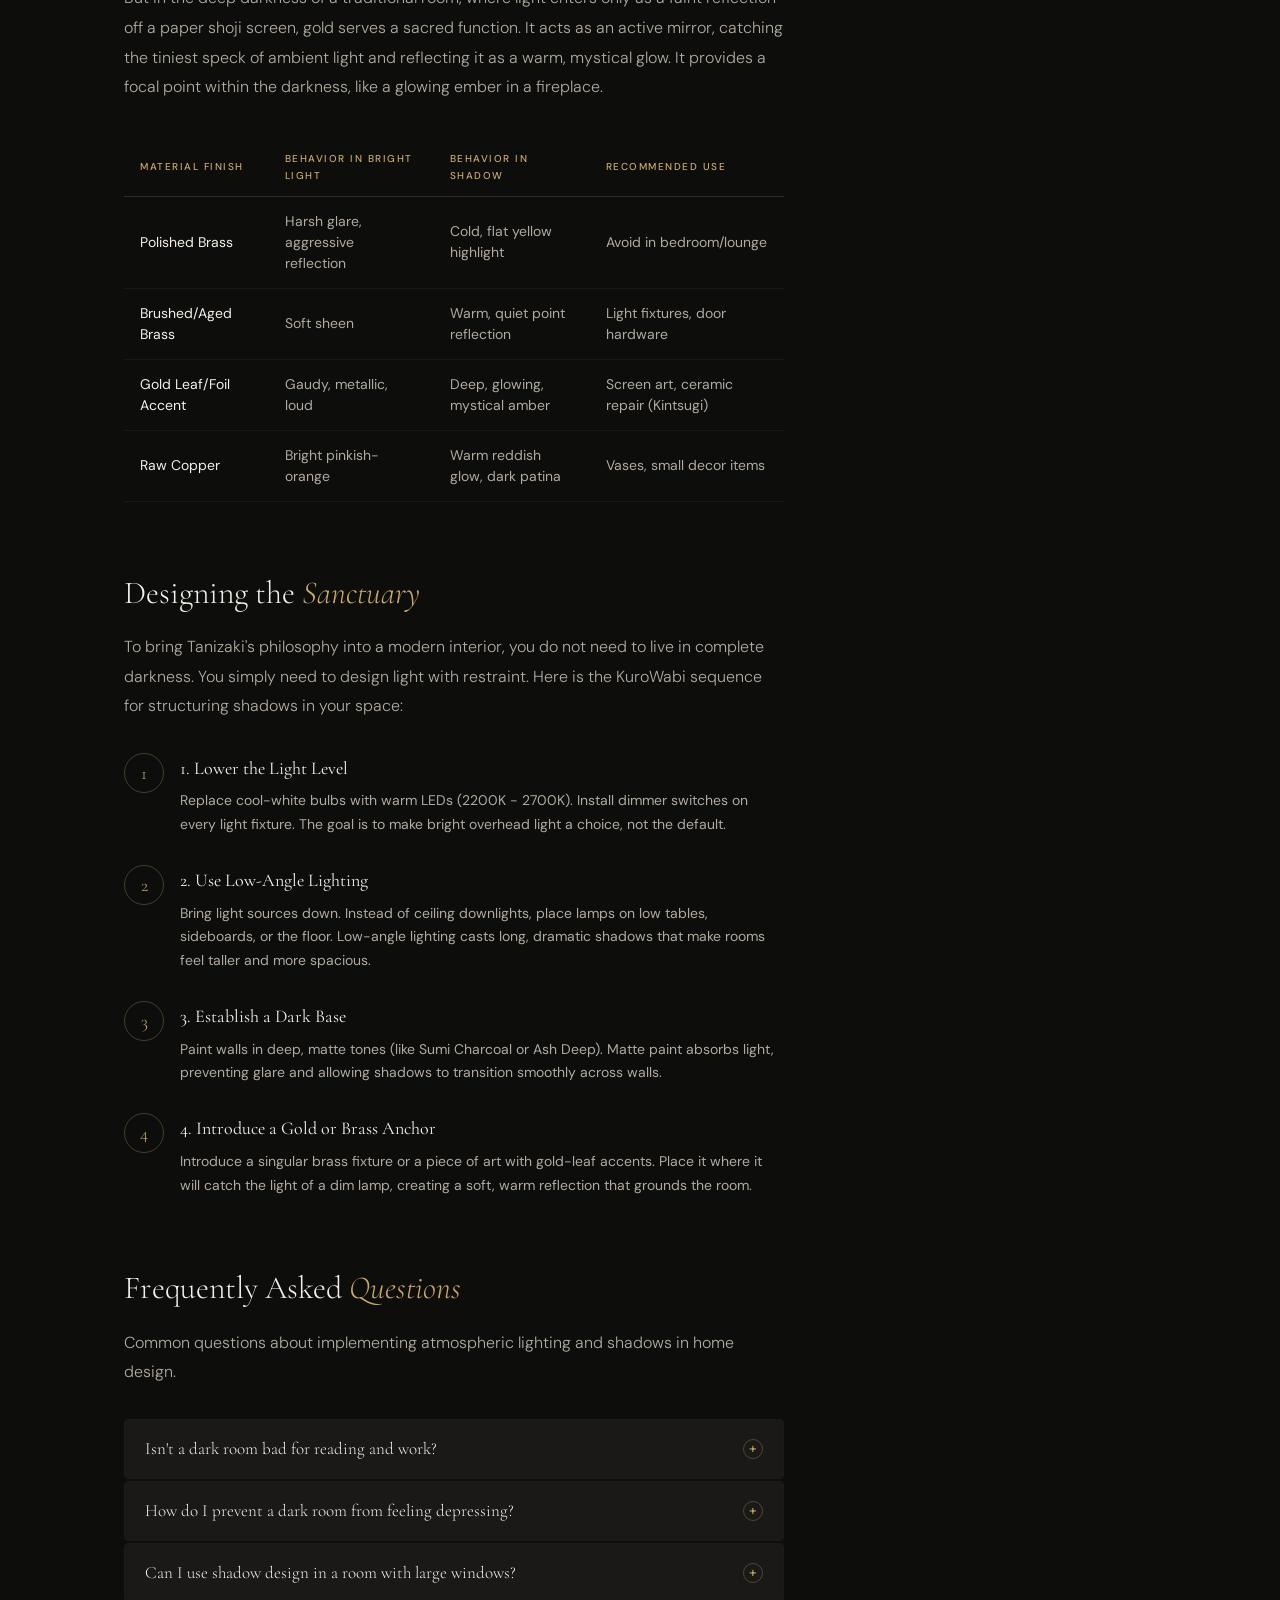
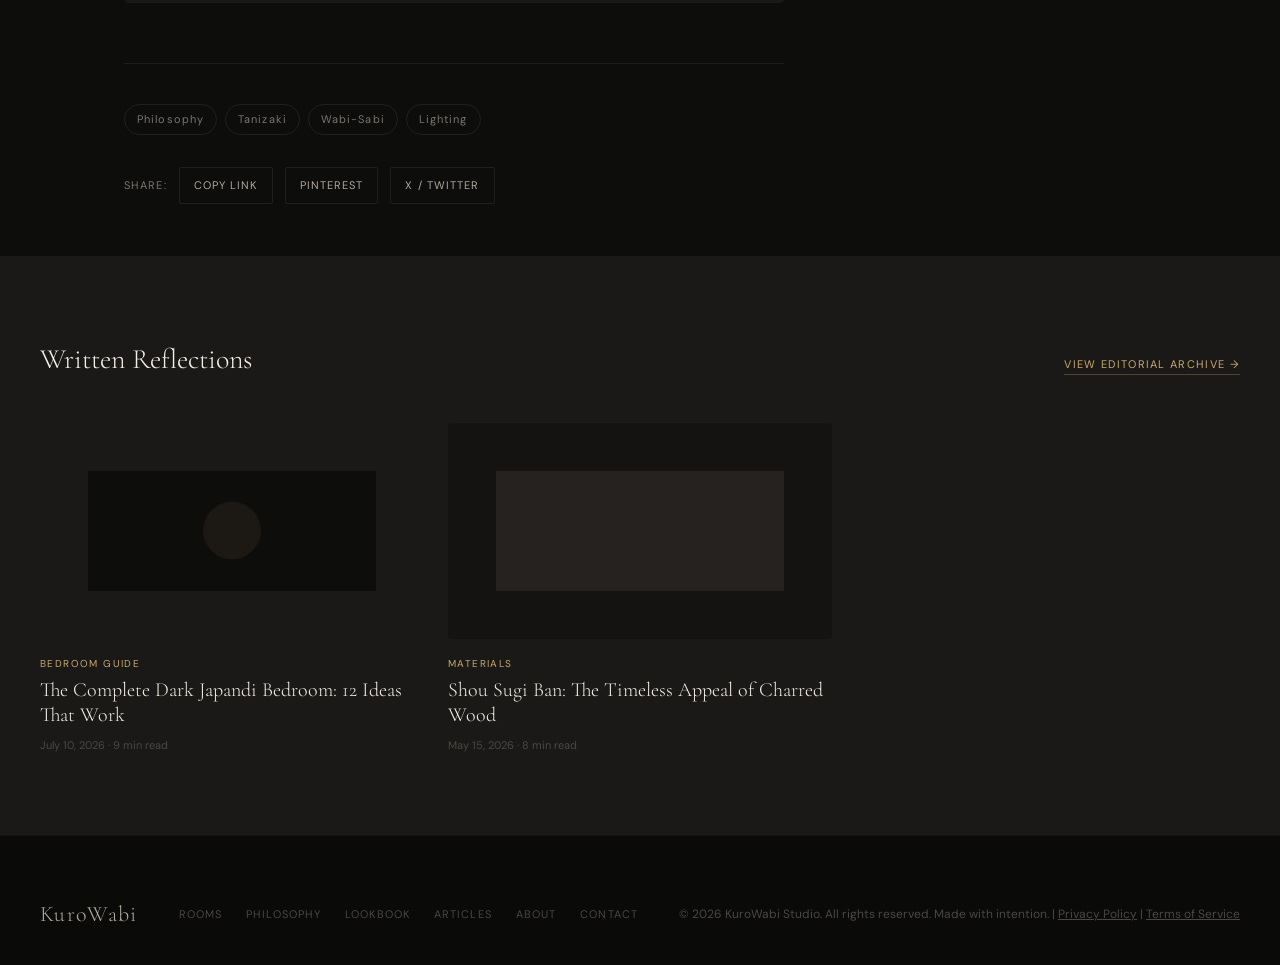
<file: embracing-shadows.html>
<!DOCTYPE html>
<html lang="en">
<head>
  <meta charset="UTF-8">
  <meta name="viewport" content="width=device-width, initial-scale=1.0">
  <title>Embracing Shadows: The Art of Tanizaki in Modern Spaces — KuroWabi</title>
  <meta name="description" content="Discover how Jun'ichirō Tanizaki's classic philosophy of light and shadow can transform modern sterile interiors into slow, moody sanctuaries.">
  <link rel="preconnect" href="https://fonts.googleapis.com">
  <link href="https://fonts.googleapis.com/css2?family=Cormorant+Garamond:ital,wght@0,300;0,400;0,600;1,300;1,400&family=DM+Sans:wght@300;400;500&family=Noto+Serif+JP:wght@200;300&display=swap" rel="stylesheet">
  <link rel="stylesheet" href="bedroom-guide.css">
  <link rel="canonical" href="https://kurowabi.com/embracing-shadows.html">
  <link rel="manifest" href="/site.webmanifest">
  <meta name="robots" content="index, follow, max-image-preview:large">
  <meta name="theme-color" content="#0d0d0c">

  <!-- Open Graph / Facebook -->
  <meta property="og:type" content="article">
  <meta property="og:site_name" content="KuroWabi">
  <meta property="og:title" content="Embracing Shadows: The Art of Tanizaki in Modern Spaces — KuroWabi">
  <meta property="og:description" content="Explore the profound beauty of dim light, textured plaster walls, and shadow play inspired by traditional Japanese aesthetics.">
  <meta property="og:url" content="https://kurowabi.com/embracing-shadows.html">
  <meta property="og:image" content="https://kurowabi.com/images/cat_dining.jpg">

  <!-- Twitter -->
  <meta name="twitter:card" content="summary_large_image">
  <meta name="twitter:title" content="Embracing Shadows: The Art of Tanizaki in Modern Spaces — KuroWabi">
  <meta name="twitter:description" content="Explore the profound beauty of dim light, textured plaster walls, and shadow play inspired by traditional Japanese aesthetics.">
  <meta name="twitter:image" content="https://kurowabi.com/images/cat_dining.jpg">
</head>
<body>

<!-- READING PROGRESS -->
<div id="progress-bar"></div>

<!-- NAV -->
<nav>
  <a href="index.html" class="nav-logo">
    <span class="en">KuroWabi</span>
    <span class="jp">黒侘び — Dark Japandi</span>
  </a>
  <ul class="nav-links">
    <li><a href="/bedrooms/">Rooms</a></li>
    <li><a href="index.html#guide">The Style</a></li>
    <li><a href="index.html#lookbook">Lookbook</a></li>
    <li><a href="index.html#articles">Articles</a></li>
    <li><a href="about.html">About</a></li>
    <li><a href="contact.html" class="nav-cta">Connect</a></li>
  </ul>
  <div class="hamburger" aria-label="Menu">
    <span></span><span></span><span></span>
  </div>
</nav>
<div class="mmenu" id="mm">
  <span class="mclose" onclick="toggleMenu()">✕</span>
  <a href="/bedrooms/" onclick="toggleMenu()">Rooms</a>
  <a href="index.html#guide" onclick="toggleMenu()">The Style</a>
  <a href="index.html#lookbook" onclick="toggleMenu()">Lookbook</a>
  <a href="index.html#articles" onclick="toggleMenu()">Articles</a>
  <a href="about.html" onclick="toggleMenu()">About</a>
  <a href="contact.html" onclick="toggleMenu()">Connect</a>
</div>

<!-- ARTICLE HERO -->
<div class="article-hero">
  <div class="article-hero-image">
    <svg viewBox="0 0 1440 720" xmlns="http://www.w3.org/2000/svg" preserveAspectRatio="xMidYMid slice">
      <rect width="1440" height="720" fill="#131210"/>
      <!-- Soft diagonal shadow gradients representing sliding shoji wall shadows -->
      <defs>
        <linearGradient id="shadowGrad" x1="0%" y1="0%" x2="100%" y2="100%">
          <stop offset="0%" stop-color="#0d0d0c" stop-opacity="0.95"/>
          <stop offset="50%" stop-color="#1a1917" stop-opacity="0.7"/>
          <stop offset="100%" stop-color="#252320" stop-opacity="0.1"/>
        </linearGradient>
        <radialGradient id="goldGlow" cx="50%" cy="50%" r="50%">
          <stop offset="0%" stop-color="#e2c99a" stop-opacity="0.3"/>
          <stop offset="60%" stop-color="#c9a96e" stop-opacity="0.1"/>
          <stop offset="100%" stop-color="#131210" stop-opacity="0"/>
        </radialGradient>
      </defs>
      
      <!-- Architectural panels -->
      <rect x="0" y="0" width="480" height="720" fill="#0d0d0c"/>
      <rect x="480" y="0" width="480" height="720" fill="#181715"/>
      <rect x="960" y="0" width="480" height="720" fill="#201f1c"/>
      
      <!-- Overlapping shadows -->
      <path d="M-100 0 L800 0 L400 720 L-400 720 Z" fill="url(#shadowGrad)"/>
      <path d="M500 0 L1440 0 L1100 720 L300 720 Z" fill="url(#shadowGrad)" opacity="0.8"/>
      
      <!-- Soft glowing focal point (gold reflection) -->
      <circle cx="960" cy="360" r="280" fill="url(#goldGlow)"/>
      <circle cx="960" cy="360" r="12" fill="#c9a96e" opacity="0.4"/>
      <circle cx="960" cy="360" r="3" fill="#faf7f2" opacity="0.8"/>
      
      <!-- Delicate thread/line representing a hanging scroll weight or lantern line -->
      <line x1="960" y1="0" x2="960" y2="348" stroke="#c9a96e" stroke-width="0.8" opacity="0.5"/>
      
      <!-- Vertical shoji paper frame lines (subtle grid) -->
      <line x1="120" y1="0" x2="120" y2="720" stroke="#131210" stroke-width="1.5" opacity="0.3"/>
      <line x1="360" y1="0" x2="360" y2="720" stroke="#131210" stroke-width="1.5" opacity="0.3"/>
      <line x1="0" y1="240" x2="480" y2="240" stroke="#131210" stroke-width="1" opacity="0.2"/>
      <line x1="0" y1="480" x2="480" y2="480" stroke="#131210" stroke-width="1" opacity="0.2"/>
      
      <!-- Frame edges -->
      <rect x="0" y="0" width="1440" height="720" fill="none" stroke="#0d0d0c" stroke-width="20"/>
    </svg>
    <div class="article-hero-caption">Atmospheric Shadow Play · KuroWabi Studio</div>
  </div>

  <!-- ARTICLE HEADER -->
  <div class="article-header">
    <div class="article-breadcrumb">
      <a href="index.html">Home</a>
      <span>/</span>
      <a href="index.html#articles">Philosophy</a>
      <span>/</span>
      Embracing Shadows
    </div>
    <div class="article-tags">
      <span class="article-tag">Philosophy</span>
      <span class="article-tag">Wabi-Sabi</span>
      <span class="article-tag">Tanizaki</span>
    </div>
    <h1 class="article-title">Embracing Shadows:<br><em>The Art of Tanizaki in Modern Spaces</em></h1>
    <p class="article-subtitle">Why the omission of light is the ultimate tool for creating a calming, intimate, and sacred home environment.</p>
    <div class="article-byline">
      <div class="byline-avatar">
        <svg viewBox="0 0 24 24" fill="none" xmlns="http://www.w3.org/2000/svg">
          <circle cx="12" cy="8" r="4" fill="#4a4744"/>
          <path d="M4 20c0-4 3.6-7 8-7s8 3 8 7" stroke="#4a4744" stroke-width="1.5" stroke-linecap="round"/>
        </svg>
      </div>
      <div class="byline-info">
        <div class="byline-name">Yuki Tanaka</div>
        <div class="byline-meta">Philosophy Editor · Jul 12, 2026 &nbsp;·&nbsp; 6 min read</div>
      </div>
      <div class="byline-actions">
        <div class="byline-action" onclick="alert('Article saved.');">
          <svg viewBox="0 0 14 14" fill="none"><path d="M7 1l1.5 3 3.5.5-2.5 2.5.5 3.5L7 9l-3 1.5.5-3.5L2 4.5l3.5-.5L7 1z" stroke="currentColor" stroke-width="1.2" stroke-linejoin="round"/></svg>
          Save
        </div>
        <div class="byline-action" onclick="navigator.clipboard.writeText(window.location.href); alert('Link copied!');">
          <svg viewBox="0 0 14 14" fill="none"><path d="M2 7h10M8 3l4 4-4 4" stroke="currentColor" stroke-width="1.3" stroke-linecap="round" stroke-linejoin="round"/></svg>
          Share
        </div>
      </div>
    </div>
  </div>
</div>

<!-- ARTICLE BODY -->
<div class="article-layout">
  <!-- PROSE -->
  <article class="article-prose">

    <!-- Inline TOC (mobile) -->
    <div class="toc reveal">
      <div class="toc-title">In this article</div>
      <ul class="toc-list">
        <li><a href="#introduction">The In'ei Raisan Philosophy</a></li>
        <li><a href="#materials">Materiality of the Void</a></li>
        <li><a href="#role-of-gold">The Function of Gold in Shadow</a></li>
        <li><a href="#design-tips">Designing the Sanctuary</a></li>
        <li><a href="#faq">FAQ</a></li>
      </ul>
    </div>

    <!-- Section 1 -->
    <div class="prose-section reveal" id="introduction">
      <h2 class="prose-h2">The <em>In'ei Raisan</em> Philosophy</h2>
      <p class="prose-p">In his seminal 1933 essay, <em>In Praise of Shadows</em> (陰翳礼讃, <em>In'ei Raisan</em>), the novelist Jun'ichirō Tanizaki lamented the relentless intrusion of western illumination into traditional Japanese homes. Where western design sought to banish the dark and expose every corner, traditional Japanese aesthetics found beauty in the shadow, using paper screens, deeply overhung roofs, and dark wood alcoves to compose quiet layers of darkness.</p>
      <p class="prose-p">"We find beauty not in the thing itself," Tanizaki wrote, "but in the patterns of shadows, the light and the darkness, that one thing against another creates." In a world that is increasingly bright, loud, and overexposed, returning to this philosophy is not a retreat—it is a reclamation of space.</p>
      
      <div class="pull-quote reveal">
        <p>We find beauty not in the thing itself, but in the patterns of shadows, the light and the darkness, that one thing against another creates.</p>
        <cite>— Jun'ichirō Tanizaki, In Praise of Shadows</cite>
      </div>
      
      <p class="prose-p">In modern design, we often treat darkness as a problem to be solved with more lightbulbs. But a room flooded with uniform overhead light feels sterile, exposing drywall imperfections and stripping objects of their dimension. By holding back the light, we allow the eye to rest. We create a place that holds us without demanding our attention.</p>
    </div>

    <!-- Section 2 -->
    <div class="prose-section reveal" id="materials">
      <h2 class="prose-h2">Materiality of the <em>Void</em></h2>
      <p class="prose-p">For shadows to exist beautifully, they must fall on materials that can receive them. Smooth, glossy plastic or high-shine metal reflects light as harsh, pin-point glares, breaking the calm. Instead, Tanizaki design calls for textures with tooth, grain, and patina—surfaces that absorb light and soften it into gradients.</p>

      <div class="info-box reveal">
        <div class="info-box-title">◆ Materials That Embrace Shadow</div>
        <ul class="info-box-list">
          <li><strong>Textured Plaster & Washi Paper</strong>: Soft, fibrous textures that diffuse light gently, preventing reflections.</li>
          <li><strong>Brushed & Blackened Ash</strong>: Open-grain woods that capture light along their lines and swallow it in their deep pores.</li>
          <li><strong>Matte Ceramics & Clay</strong>: Hand-molded vessels that cast deep, organic shadows on their own curved walls.</li>
          <li><strong>Linen & Woven Wool</strong>: Soft fabrics that gather shadow in their microscopic fibers, creating a soft, deep depth.</li>
        </ul>
      </div>

      <p class="prose-p">When natural light shifts throughout the day, these textured materials transform. A charcoal plaster wall that looks dark and solid at noon reveals a delicate, mountainous texture at dusk as the low-angle light rakes across it.</p>
    </div>

    <!-- Section 3 -->
    <div class="prose-section reveal" id="role-of-gold">
      <h2 class="prose-h2">The Function of <em>Gold</em> in Shadow</h2>
      <p class="prose-p">A common misconception is that a dark room must be entirely black or grey. Tanizaki pointed out that the traditional Japanese lacquerware and screens inlaid with gold leaf were never meant to be viewed in bright, direct sunlight. In a brightly lit room, gold leaf looks gaudy and aggressive.</p>
      <p class="prose-p">But in the deep darkness of a traditional room, where light enters only as a faint reflection off a paper shoji screen, gold serves a sacred function. It acts as an active mirror, catching the tiniest speck of ambient light and reflecting it as a warm, mystical glow. It provides a focal point within the darkness, like a glowing ember in a fireplace.</p>
      
      <table class="prose-table reveal">
        <thead>
          <tr>
            <th>Material Finish</th>
            <th>Behavior in Bright Light</th>
            <th>Behavior in Shadow</th>
            <th>Recommended Use</th>
          </tr>
        </thead>
        <tbody>
          <tr>
            <td>Polished Brass</td>
            <td>Harsh glare, aggressive reflection</td>
            <td>Cold, flat yellow highlight</td>
            <td>Avoid in bedroom/lounge</td>
          </tr>
          <tr>
            <td>Brushed/Aged Brass</td>
            <td>Soft sheen</td>
            <td>Warm, quiet point reflection</td>
            <td>Light fixtures, door hardware</td>
          </tr>
          <tr>
            <td>Gold Leaf/Foil Accent</td>
            <td>Gaudy, metallic, loud</td>
            <td>Deep, glowing, mystical amber</td>
            <td>Screen art, ceramic repair (Kintsugi)</td>
          </tr>
          <tr>
            <td>Raw Copper</td>
            <td>Bright pinkish-orange</td>
            <td>Warm reddish glow, dark patina</td>
            <td>Vases, small decor items</td>
          </tr>
        </tbody>
      </table>
    </div>

    <!-- Section 4 -->
    <div class="prose-section reveal" id="design-tips">
      <h2 class="prose-h2">Designing the <em>Sanctuary</em></h2>
      <p class="prose-p">To bring Tanizaki's philosophy into a modern interior, you do not need to live in complete darkness. You simply need to design light with restraint. Here is the KuroWabi sequence for structuring shadows in your space:</p>
      
      <ul class="prose-steps">
        <li>
          <div class="step-content">
            <div class="step-title">1. Lower the Light Level</div>
            <div class="step-desc">Replace cool-white bulbs with warm LEDs (2200K - 2700K). Install dimmer switches on every light fixture. The goal is to make bright overhead light a choice, not the default.</div>
          </div>
        </li>
        <li>
          <div class="step-content">
            <div class="step-title">2. Use Low-Angle Lighting</div>
            <div class="step-desc">Bring light sources down. Instead of ceiling downlights, place lamps on low tables, sideboards, or the floor. Low-angle lighting casts long, dramatic shadows that make rooms feel taller and more spacious.</div>
          </div>
        </li>
        <li>
          <div class="step-content">
            <div class="step-title">3. Establish a Dark Base</div>
            <div class="step-desc">Paint walls in deep, matte tones (like Sumi Charcoal or Ash Deep). Matte paint absorbs light, preventing glare and allowing shadows to transition smoothly across walls.</div>
          </div>
        </li>
        <li>
          <div class="step-content">
            <div class="step-title">4. Introduce a Gold or Brass Anchor</div>
            <div class="step-desc">Introduce a singular brass fixture or a piece of art with gold-leaf accents. Place it where it will catch the light of a dim lamp, creating a soft, warm reflection that grounds the room.</div>
          </div>
        </li>
      </ul>
    </div>

    <!-- FAQ -->
    <div class="prose-section reveal" id="faq">
      <h2 class="prose-h2">Frequently Asked <em>Questions</em></h2>
      <p class="prose-p">Common questions about implementing atmospheric lighting and shadows in home design.</p>
      
      <div class="faq-list">
        <div class="faq-item">
          <div class="faq-q">
            <span class="faq-q-text">Isn't a dark room bad for reading and work?</span>
            <span class="faq-icon">+</span>
          </div>
          <div class="faq-a">
            <div class="faq-a-inner">
              No. Designing with shadows means using targeted task lighting where you need it (e.g., a reading lamp by a chair) while letting the rest of the room recede in soft, dim shadows. This actually aids focus by reducing visual distraction in your peripheral vision.
            </div>
          </div>
        </div>
        <div class="faq-item">
          <div class="faq-q">
            <span class="faq-q-text">How do I prevent a dark room from feeling depressing?</span>
            <span class="faq-icon">+</span>
          </div>
          <div class="faq-a">
            <div class="faq-a-inner">
              Use warm-toned dark colors (brown-based charcoals, forest greens, dark burgundies) rather than sterile cool-grey. Layer organic, warm materials like natural oak, linen, and clay to make the space feel cozy and enclosing rather than cold and dark.
            </div>
          </div>
        </div>
        <div class="faq-item">
          <div class="faq-q">
            <span class="faq-q-text">Can I use shadow design in a room with large windows?</span>
            <span class="faq-icon">+</span>
          </div>
          <div class="faq-a">
            <div class="faq-a-inner">
              Yes. Use sheer linen curtains or slatted blinds to filter incoming natural light, creating soft grid-like shadow patterns across the room. This lets you play with natural shadows during the day.
            </div>
          </div>
        </div>
      </div>
    </div>

    <!-- Article footer section -->
    <div class="article-footer-section">
      <div class="article-footer-tags">
        <span class="footer-tag" onclick="location.href='index.html#guide'">Philosophy</span>
        <span class="footer-tag" onclick="location.href='index.html#guide'">Tanizaki</span>
        <span class="footer-tag" onclick="location.href='index.html#guide'">Wabi-Sabi</span>
        <span class="footer-tag" onclick="location.href='index.html#guide'">Lighting</span>
      </div>
      <div class="article-share">
        <span class="share-label">Share:</span>
        <div class="share-btn" onclick="navigator.clipboard.writeText(window.location.href); alert('Link copied to clipboard.');">Copy Link</div>
        <div class="share-btn">Pinterest</div>
        <div class="share-btn">X / Twitter</div>
      </div>
    </div>

  </article>

  <!-- Sidebar -->
  <aside class="article-sidebar">
    <div class="sidebar-toc">
      <div class="sidebar-toc-title">Article Sections</div>
      <ul class="sidebar-toc-list">
        <li><a href="#introduction" class="active">Tanizaki Philosophy</a></li>
        <li><a href="#materials">Materiality of Shadow</a></li>
        <li><a href="#role-of-gold">Function of Gold</a></li>
        <li><a href="#design-tips">Designing the Void</a></li>
        <li><a href="#faq">FAQ</a></li>
      </ul>
    </div>
    <div class="sidebar-divider"></div>
    <div class="sidebar-newsletter">
      <div class="sidebar-nl-jp">黒侘び — NEWSLETTER</div>
      <div class="sidebar-nl-title">Join the Sanctuary</div>
      <p class="sidebar-nl-sub">Receive monthly design templates, material palettes, and styling advice directly in your inbox.</p>
      <form onsubmit="event.preventDefault(); alert('Subscribed to KuroWabi Newsletter.');">
        <input type="email" class="sidebar-nl-input" placeholder="Your email address..." required>
        <button type="submit" class="sidebar-nl-btn">Subscribe</button>
      </form>
    </div>
    <div class="sidebar-divider"></div>
    <div class="sidebar-related-title">Related Reflections</div>
    <div class="sidebar-related-list">
      <a href="bedroom-guide.html" class="sidebar-related-item">
        <div class="sidebar-related-img">
          <svg viewBox="0 0 60 60" xmlns="http://www.w3.org/2000/svg">
            <rect width="60" height="60" fill="#1a1917"/>
            <circle cx="30" cy="30" r="10" fill="#c9a96e" opacity="0.2"/>
          </svg>
        </div>
        <div>
          <div class="sidebar-related-tag">Bedroom</div>
          <div class="sidebar-related-name">The Complete Dark Japandi Bedroom Guide</div>
        </div>
      </a>
      <a href="shou-sugi-ban.html" class="sidebar-related-item">
        <div class="sidebar-related-img">
          <svg viewBox="0 0 60 60" xmlns="http://www.w3.org/2000/svg">
            <rect width="60" height="60" fill="#141312"/>
            <rect x="10" y="20" width="40" height="20" fill="#c9a96e" opacity="0.15"/>
          </svg>
        </div>
        <div>
          <div class="sidebar-related-tag">Materials</div>
          <div class="sidebar-related-name">Shou Sugi Ban: Timeless Charred Wood</div>
        </div>
      </a>
    </div>
  </aside>
</div>

<!-- More Articles grid -->
<section class="more-articles">
  <div class="more-articles-inner">
    <div class="more-header">
      <h3 class="more-title">Written Reflections</h3>
      <a href="index.html#articles" class="more-link">View editorial archive →</a>
    </div>
    <div class="more-grid">
      <a href="bedroom-guide.html" class="more-card">
        <div class="more-card-img">
          <div class="more-card-img-inner">
            <svg viewBox="0 0 400 225" xmlns="http://www.w3.org/2000/svg">
              <rect width="400" height="225" fill="#1a1917"/>
              <rect x="50" y="50" width="300" height="125" fill="#0d0d0c"/>
              <circle cx="200" cy="112" r="30" fill="#c9a96e" opacity="0.08"/>
            </svg>
          </div>
        </div>
        <div class="more-card-tag">Bedroom Guide</div>
        <h4 class="more-card-title">The Complete Dark Japandi Bedroom: 12 Ideas That Work</h4>
        <div class="more-card-meta">July 10, 2026 · 9 min read</div>
      </a>
      <a href="shou-sugi-ban.html" class="more-card">
        <div class="more-card-img">
          <div class="more-card-img-inner">
            <svg viewBox="0 0 400 225" xmlns="http://www.w3.org/2000/svg">
              <rect width="400" height="225" fill="#141312"/>
              <rect x="50" y="50" width="300" height="125" fill="#252220"/>
            </svg>
          </div>
        </div>
        <div class="more-card-tag">Materials</div>
        <h4 class="more-card-title">Shou Sugi Ban: The Timeless Appeal of Charred Wood</h4>
        <div class="more-card-meta">May 15, 2026 · 8 min read</div>
      </a>
    </div>
  </div>
</section>

<!-- Footer -->
<footer>
  <div class="footer-bottom">
    <div class="footer-logo">KuroWabi</div>
    <div class="footer-links-row">
      <a href="/bedrooms/">Rooms</a>
      <a href="index.html#guide">Philosophy</a>
      <a href="index.html#lookbook">Lookbook</a>
      <a href="index.html#articles">Articles</a>
      <a href="about.html">About</a>
      <a href="contact.html">Contact</a>
    </div>
    <div class="footer-copy">
      &copy; 2026 KuroWabi Studio. All rights reserved. Made with intention. | <a href="privacy.html" style="text-decoration: underline;">Privacy Policy</a> | <a href="terms.html" style="text-decoration: underline;">Terms of Service</a>
    </div>
  </div>
</footer>

<script src="bedroom-guide.js"></script>

<!-- SCHEMA JSON-LD -->
<script type="application/ld+json">
{
  "@context": "https://schema.org",
  "@graph": [
    {
      "@type": "BreadcrumbList",
      "@id": "https://kurowabi.com/embracing-shadows.html#breadcrumb",
      "itemListElement": [
        {
          "@type": "ListItem",
          "position": 1,
          "name": "Home",
          "item": "https://kurowabi.com/"
        },
        {
          "@type": "ListItem",
          "position": 2,
          "name": "Philosophy",
          "item": "https://kurowabi.com/index.html#articles"
        },
        {
          "@type": "ListItem",
          "position": 3,
          "name": "Embracing Shadows",
          "item": "https://kurowabi.com/embracing-shadows.html"
        }
      ]
    },
    {
      "@type": "Article",
      "@id": "https://kurowabi.com/embracing-shadows.html#article",
      "isPartOf": {
        "@id": "https://kurowabi.com/embracing-shadows.html#webpage"
      },
      "headline": "Embracing Shadows: The Art of Tanizaki in Modern Spaces",
      "description": "Why the omission of light is the ultimate tool for creating a calming, intimate, and sacred home environment.",
      "image": "https://kurowabi.com/images/cat_dining.jpg",
      "datePublished": "2026-07-12T00:00:00+01:00",
      "dateModified": "2026-07-12T00:00:00+01:00",
      "mainEntityOfPage": "https://kurowabi.com/embracing-shadows.html",
      "author": {
        "@type": "Organization",
        "name": "KuroWabi",
        "url": "https://kurowabi.com"
      },
      "publisher": {
        "@type": "Organization",
        "name": "KuroWabi",
        "url": "https://kurowabi.com",
        "logo": {
          "@type": "ImageObject",
          "url": "https://kurowabi.com/images/hero_1.jpg"
        }
      }
    },
    {
      "@type": "WebPage",
      "@id": "https://kurowabi.com/embracing-shadows.html#webpage",
      "url": "https://kurowabi.com/embracing-shadows.html",
      "name": "Embracing Shadows: The Art of Tanizaki in Modern Spaces — KuroWabi",
      "description": "Why the omission of light is the ultimate tool for creating a calming, intimate, and sacred home environment.",
      "breadcrumb": {
        "@id": "https://kurowabi.com/embracing-shadows.html#breadcrumb"
      }
    }
  ]
}
</script>
</body>
</html>
</file>
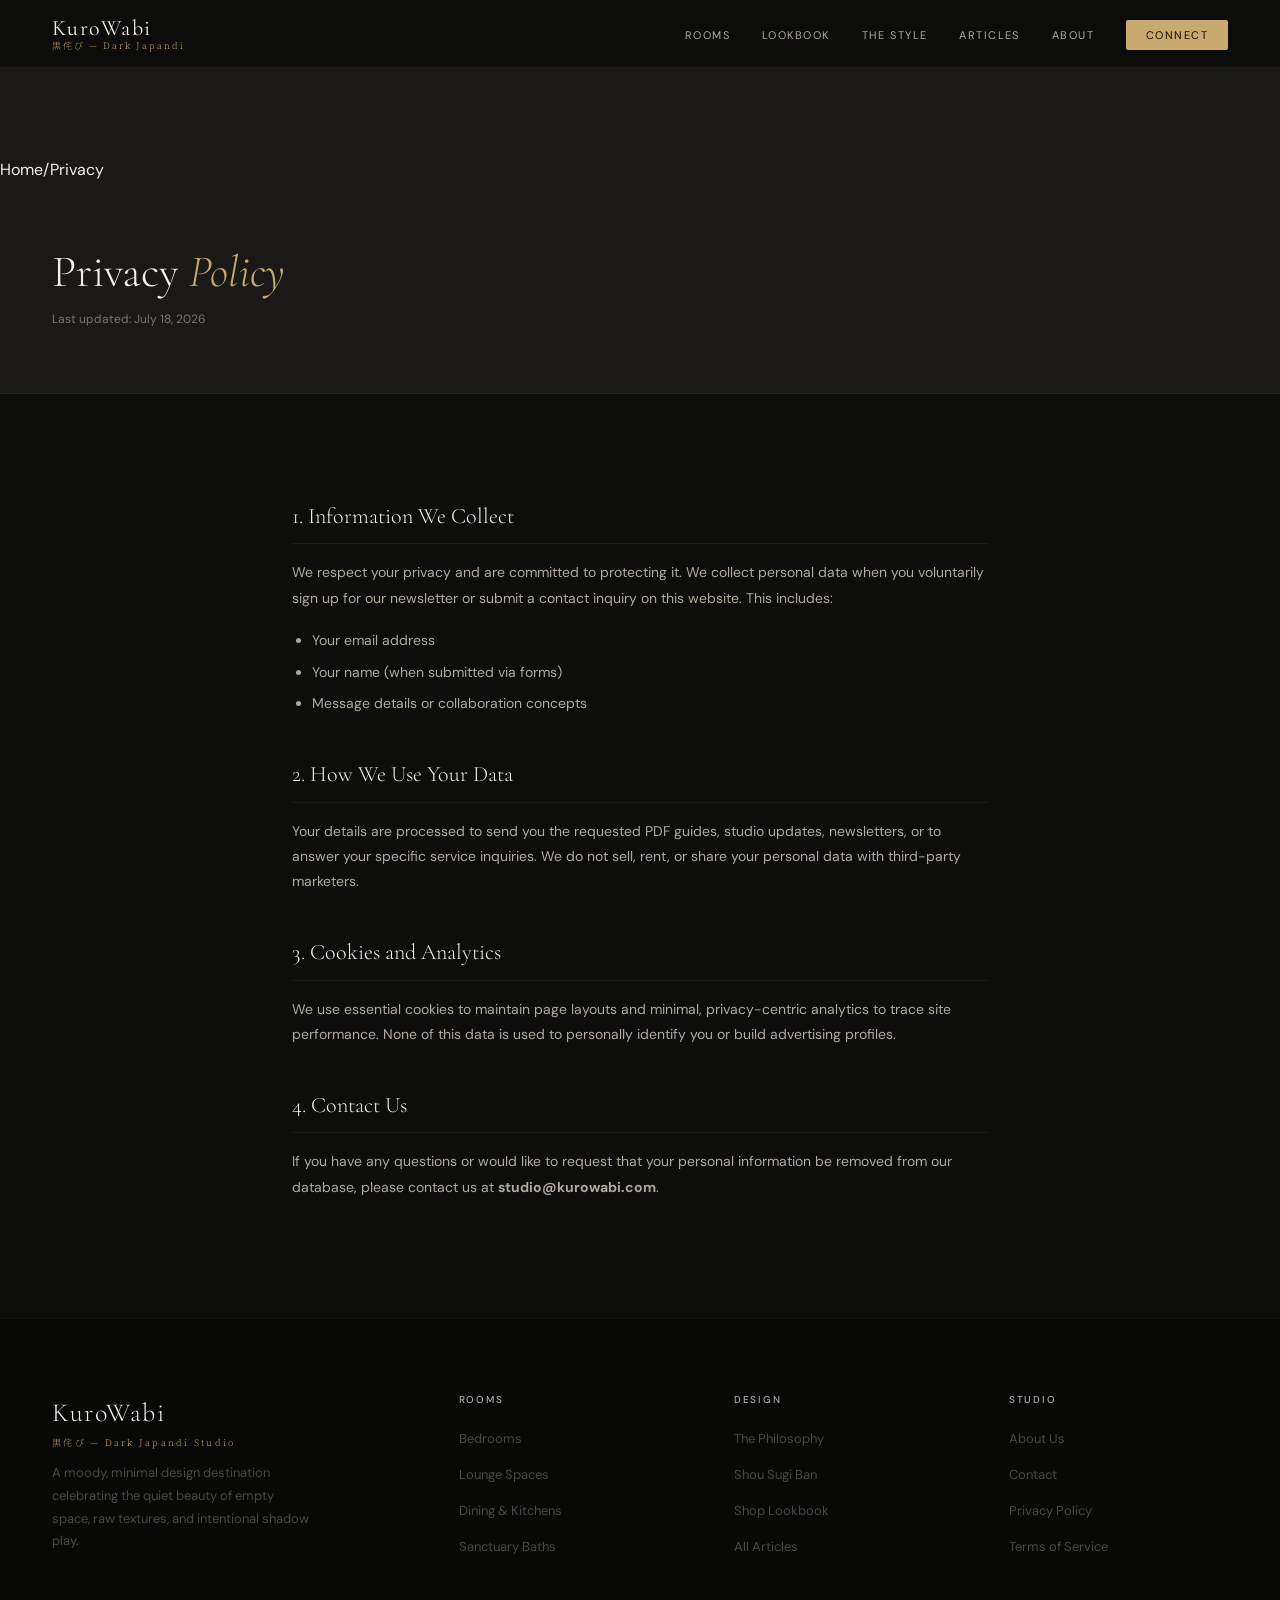
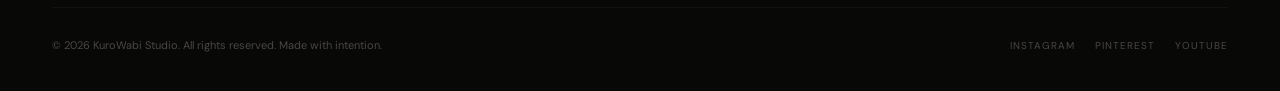
<file: privacy.html>
<!DOCTYPE html>
<html lang="en">
<head>
<meta charset="UTF-8">
<meta name="viewport" content="width=device-width,initial-scale=1.0">
<title>Privacy Policy — KuroWabi</title>
<meta name="description" content="Privacy policy and data protection terms for KuroWabi Studio website users.">
<link rel="canonical" href="https://kurowabi.com/privacy.html">
<link rel="preconnect" href="https://fonts.googleapis.com">
<link href="https://fonts.googleapis.com/css2?family=Cormorant+Garamond:ital,wght@0,300;0,400;0,600;1,300;1,400&family=DM+Sans:wght@300;400;500&family=Noto+Serif+JP:wght@200;300;400&display=swap" rel="stylesheet">
<style>

/* ── KuroWabi shared CSS ── */
:root{
  --kw-ink:#0d0d0c;--kw-ink2:#131210;--kw-ink3:#1a1917;
  --kw-stone:#4a4744;--kw-sand:#7a7570;--kw-mist:#b0aa9f;
  --kw-cream:#f4f0e8;--kw-gold:#c9a96e;--kw-goldl:#e2c99a;
  --kw-fd:'Cormorant Garamond',Georgia,serif;
  --kw-fj:'Noto Serif JP',serif;
  --kw-fb:'DM Sans',system-ui,sans-serif;
  --kw-max:1280px;
}
*,*::before,*::after{box-sizing:border-box;margin:0;padding:0}
html{scroll-behavior:smooth}
body{font-family:var(--kw-fb);background:var(--kw-ink);color:var(--kw-cream);line-height:1.7;overflow-x:hidden}
img{max-width:100%;display:block;object-fit:cover}
a{color:inherit;text-decoration:none}
#kw-pgbar{position:fixed;top:0;left:0;height:2px;background:var(--kw-gold);z-index:300;width:0;transition:width .12s linear;pointer-events:none}
#kw-nav{position:fixed;inset:0 0 auto;height:68px;padding:0 52px;display:flex;align-items:center;justify-content:space-between;z-index:200;background:rgba(13,13,12,.97);backdrop-filter:blur(24px);border-bottom:1px solid rgba(201,169,110,.1)}
.kw-logo{display:flex;flex-direction:column;gap:2px;line-height:1}
.kw-logo-en{font-family:var(--kw-fd);font-size:22px;font-weight:400;letter-spacing:.08em;color:var(--kw-cream)}
.kw-logo-jp{font-family:var(--kw-fj);font-size:9px;font-weight:200;letter-spacing:.22em;color:var(--kw-gold)}
.kw-navl{display:flex;align-items:center;gap:32px;list-style:none}
.kw-navl a{font-size:11px;letter-spacing:.13em;text-transform:uppercase;color:var(--kw-mist);transition:color .2s}
.kw-navl a:hover,.kw-navl a.kw-on{color:var(--kw-cream)}
.kw-cta{background:var(--kw-gold)!important;color:var(--kw-ink)!important;padding:8px 20px;border-radius:2px}
.kw-cta:hover{background:var(--kw-goldl)!important}
.kw-hbg{display:none;flex-direction:column;gap:5px;cursor:pointer;padding:8px;background:none;border:none}
.kw-hbg span{width:24px;height:1.5px;background:var(--kw-cream);display:block}
.kw-mob{display:none;position:fixed;inset:0;background:var(--kw-ink3);z-index:199;flex-direction:column;align-items:center;justify-content:center;gap:36px}
.kw-mob.kw-open{display:flex}
.kw-mob a{font-family:var(--kw-fd);font-size:32px;font-weight:300;color:var(--kw-cream);letter-spacing:.05em;transition:color .2s}
.kw-mob a:hover{color:var(--kw-gold)}
.kw-mob-x{position:absolute;top:24px;right:28px;font-size:24px;color:var(--kw-mist);cursor:pointer;background:none;border:none}
.kw-rv{opacity:0;transform:translateY(22px);transition:opacity .7s ease,transform .7s ease}
.kw-rv.kw-in{opacity:1;transform:none}
.kw-d1{transition-delay:.1s}.kw-d2{transition-delay:.2s}.kw-d3{transition-delay:.3s}
.kw-eyebrow{display:inline-flex;align-items:center;gap:10px;font-size:10px;font-weight:400;letter-spacing:.28em;text-transform:uppercase;color:var(--kw-gold);margin-bottom:16px}
.kw-eyebrow::before,.kw-eyebrow::after{content:'';width:22px;height:1px;background:currentColor;opacity:.5}
.kw-section-title{font-family:var(--kw-fd);font-size:clamp(2rem,3.5vw,3.2rem);font-weight:300;color:var(--kw-cream);line-height:1.15}
.kw-section-title em{font-style:italic;color:var(--kw-gold)}
.kw-section-sub{font-size:15px;color:var(--kw-mist);max-width:520px;margin:14px auto 0;line-height:1.78}
.kw-foot{padding:72px 52px 36px;background:#080807;border-top:1px solid rgba(255,255,255,.04)}
.kw-foot-i{max-width:var(--kw-max);margin:0 auto}
.kw-foot-top{display:grid;grid-template-columns:1.6fr repeat(3,1fr);gap:56px;margin-bottom:48px}
.kw-foot-name{font-family:var(--kw-fd);font-size:26px;font-weight:300;color:var(--kw-cream);letter-spacing:.06em}
.kw-foot-jp{font-family:var(--kw-fj);font-size:9px;font-weight:200;letter-spacing:.25em;color:var(--kw-gold);margin-bottom:12px}
.kw-foot-brand p{font-size:13px;color:var(--kw-stone);line-height:1.75;max-width:260px}
.kw-foot-h{font-size:10px;font-weight:500;letter-spacing:.18em;text-transform:uppercase;color:var(--kw-mist);margin-bottom:16px}
.kw-foot-links{list-style:none;display:flex;flex-direction:column;gap:9px}
.kw-foot-links a{font-size:13px;color:var(--kw-stone);transition:color .2s}
.kw-foot-links a:hover{color:var(--kw-cream)}
.kw-foot-bot{display:flex;align-items:center;justify-content:space-between;padding-top:28px;border-top:1px solid rgba(255,255,255,.04);font-size:11px;color:var(--kw-stone)}
.kw-foot-soc{display:flex;gap:20px}
.kw-foot-soc a{font-size:10px;letter-spacing:.1em;text-transform:uppercase;color:var(--kw-stone);transition:color .2s}
.kw-foot-soc a:hover{color:var(--kw-gold)}
@media(max-width:1080px){.kw-foot-top{grid-template-columns:1fr 1fr;gap:36px}}
@media(max-width:768px){
  #kw-nav{padding:0 20px}
  .kw-navl{display:none}
  .kw-hbg{display:flex}
  .kw-foot{padding:48px 24px 28px}
  .kw-foot-top{grid-template-columns:1fr;gap:28px}
  .kw-foot-bot{flex-direction:column;gap:12px;text-align:center}
  .kw-foot-soc{justify-content:center}
}

.kw-legal-hero{padding-top:68px;background:var(--kw-ink3);border-bottom:1px solid rgba(255,255,255,.04)}
.kw-legal-hero-inner{max-width:var(--kw-max);margin:0 auto;padding:64px 52px}
.kw-legal-layout{max-width:800px;margin:0 auto;padding:64px 52px 100px}
.kw-legal-prose h2{font-family:var(--kw-fd);font-size:22px;font-weight:300;color:var(--kw-cream);margin:40px 0 16px;border-bottom:1px solid rgba(255,255,255,.05);padding-bottom:8px}
.kw-legal-prose p{font-size:14px;color:var(--kw-mist);line-height:1.8;margin-bottom:18px}
.kw-legal-prose ul{margin-bottom:20px;padding-left:20px}
.kw-legal-prose li{font-size:14px;color:var(--kw-mist);margin-bottom:8px}

@media(max-width:768px){.kw-legal-hero-inner,.kw-legal-layout{padding-left:20px;padding-right:20px}}
</style>
</head>
<body>
<div id="kw-pgbar"></div>
<nav id="kw-nav">
  <a href="index.html" class="kw-logo" aria-label="KuroWabi home">
    <span class="kw-logo-en">KuroWabi</span>
    <span class="kw-logo-jp">黒侘び — Dark Japandi</span>
  </a>
  <ul class="kw-navl" role="navigation" aria-label="Main navigation">
    <li><a href="/bedrooms/">Rooms</a></li>
    <li><a href="lookbook.html" class="">Lookbook</a></li>
    <li><a href="index.html#guide">The Style</a></li>
    <li><a href="articles.html" class="">Articles</a></li>
    <li><a href="about.html" class="">About</a></li>
    <li><a href="contact.html" class="kw-cta">Connect</a></li>
  </ul>
  <button class="kw-hbg" onclick="document.getElementById('kw-mob').classList.toggle('kw-open')" aria-label="Menu">
    <span></span><span></span><span></span>
  </button>
</nav>
<div class="kw-mob" id="kw-mob" role="dialog" aria-label="Mobile menu">
  <button class="kw-mob-x" onclick="document.getElementById('kw-mob').classList.remove('kw-open')" aria-label="Close menu">✕</button>
  <a href="index.html">Home</a>
  <a href="/bedrooms/">Rooms</a>
  <a href="lookbook.html">Lookbook</a>
  <a href="articles.html">Articles</a>
  <a href="about.html">About</a>
  <a href="contact.html">Connect</a>
</div>

<div class="kw-legal-hero">
  <div class="kw-bc" style="padding-top:88px"><a href="index.html">Home</a><span class="kw-bc-s">/</span>Privacy</div>
  <div class="kw-legal-hero-inner">
    <h1 class="kw-section-title">Privacy <em>Policy</em></h1>
    <p style="font-size:12px;color:var(--kw-sand);margin-top:10px">Last updated: July 18, 2026</p>
  </div>
</div>

<div class="kw-legal-layout">
  <div class="kw-legal-prose kw-rv kw-d1">
    <h2>1. Information We Collect</h2>
    <p>We respect your privacy and are committed to protecting it. We collect personal data when you voluntarily sign up for our newsletter or submit a contact inquiry on this website. This includes:</p>
    <ul>
      <li>Your email address</li>
      <li>Your name (when submitted via forms)</li>
      <li>Message details or collaboration concepts</li>
    </ul>

    <h2>2. How We Use Your Data</h2>
    <p>Your details are processed to send you the requested PDF guides, studio updates, newsletters, or to answer your specific service inquiries. We do not sell, rent, or share your personal data with third-party marketers.</p>

    <h2>3. Cookies and Analytics</h2>
    <p>We use essential cookies to maintain page layouts and minimal, privacy-centric analytics to trace site performance. None of this data is used to personally identify you or build advertising profiles.</p>

    <h2>4. Contact Us</h2>
    <p>If you have any questions or would like to request that your personal information be removed from our database, please contact us at <strong>studio@kurowabi.com</strong>.</p>
  </div>
</div>

<footer class="kw-foot">
  <div class="kw-foot-i">
    <div class="kw-foot-top">
      <div class="kw-foot-brand">
        <div class="kw-foot-name">KuroWabi</div>
        <div class="kw-foot-jp">黒侘び — Dark Japandi Studio</div>
        <p>A moody, minimal design destination celebrating the quiet beauty of empty space, raw textures, and intentional shadow play.</p>
      </div>
      <div><div class="kw-foot-h">Rooms</div><ul class="kw-foot-links"><li><a href="/bedrooms/">Bedrooms</a></li><li><a href="/index.html#rooms">Lounge Spaces</a></li><li><a href="/index.html#rooms">Dining &amp; Kitchens</a></li><li><a href="/index.html#rooms">Sanctuary Baths</a></li></ul></div>
      <div><div class="kw-foot-h">Design</div><ul class="kw-foot-links"><li><a href="index.html#guide">The Philosophy</a></li><li><a href="shou-sugi-ban.html">Shou Sugi Ban</a></li><li><a href="lookbook.html">Shop Lookbook</a></li><li><a href="articles.html">All Articles</a></li></ul></div>
      <div><div class="kw-foot-h">Studio</div><ul class="kw-foot-links"><li><a href="about.html">About Us</a></li><li><a href="contact.html">Contact</a></li><li><a href="privacy.html">Privacy Policy</a></li><li><a href="terms.html">Terms of Service</a></li></ul></div>
    </div>
    <div class="kw-foot-bot">
      <span>© 2026 KuroWabi Studio. All rights reserved. Made with intention.</span>
      <div class="kw-foot-soc">
        <a href="https://www.instagram.com/kurowabi.studio/" target="_blank" rel="noopener" aria-label="KuroWabi on Instagram">Instagram</a>
        <a href="https://www.pinterest.com/kurowabi/" target="_blank" rel="noopener" aria-label="KuroWabi on Pinterest">Pinterest</a>
        <a href="https://www.youtube.com/@kurowabi" target="_blank" rel="noopener" aria-label="KuroWabi on YouTube">YouTube</a>
      </div>
    </div>
  </div>
</footer>

<script>

  const _pg=document.getElementById('kw-pgbar');
  if(_pg)window.addEventListener('scroll',()=>{const d=document.documentElement;_pg.style.width=(d.scrollTop/(d.scrollHeight-d.clientHeight)*100)+'%'});
  const _ro=new IntersectionObserver(es=>es.forEach(e=>{if(e.isIntersecting){e.target.classList.add('kw-in');_ro.unobserve(e.target)}}),{threshold:.08});
  document.querySelectorAll('.kw-rv').forEach(el=>_ro.observe(el));
  document.querySelectorAll('a[href^="#"]').forEach(a=>a.addEventListener('click',e=>{const t=document.querySelector(a.getAttribute('href'));if(t){e.preventDefault();t.scrollIntoView({behavior:'smooth'})}}),);

</script>
</body>
</html>
</file>
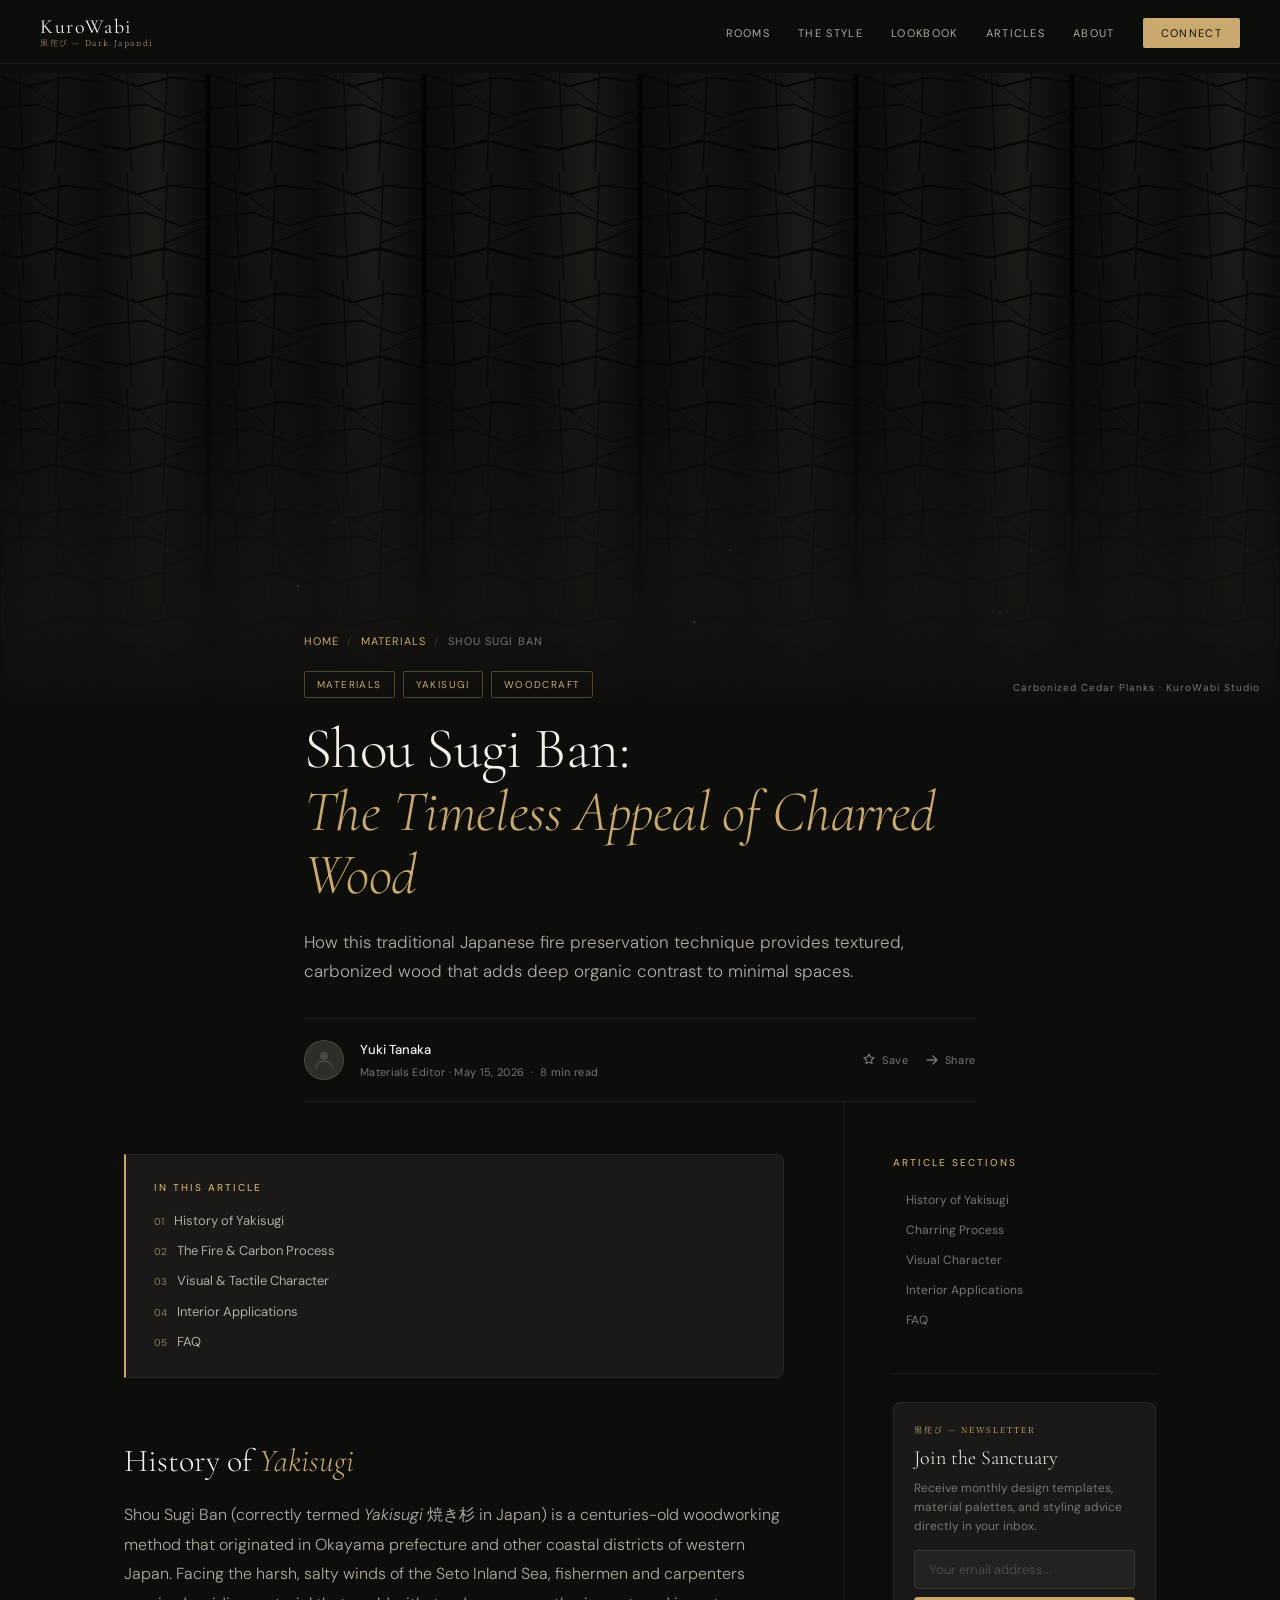
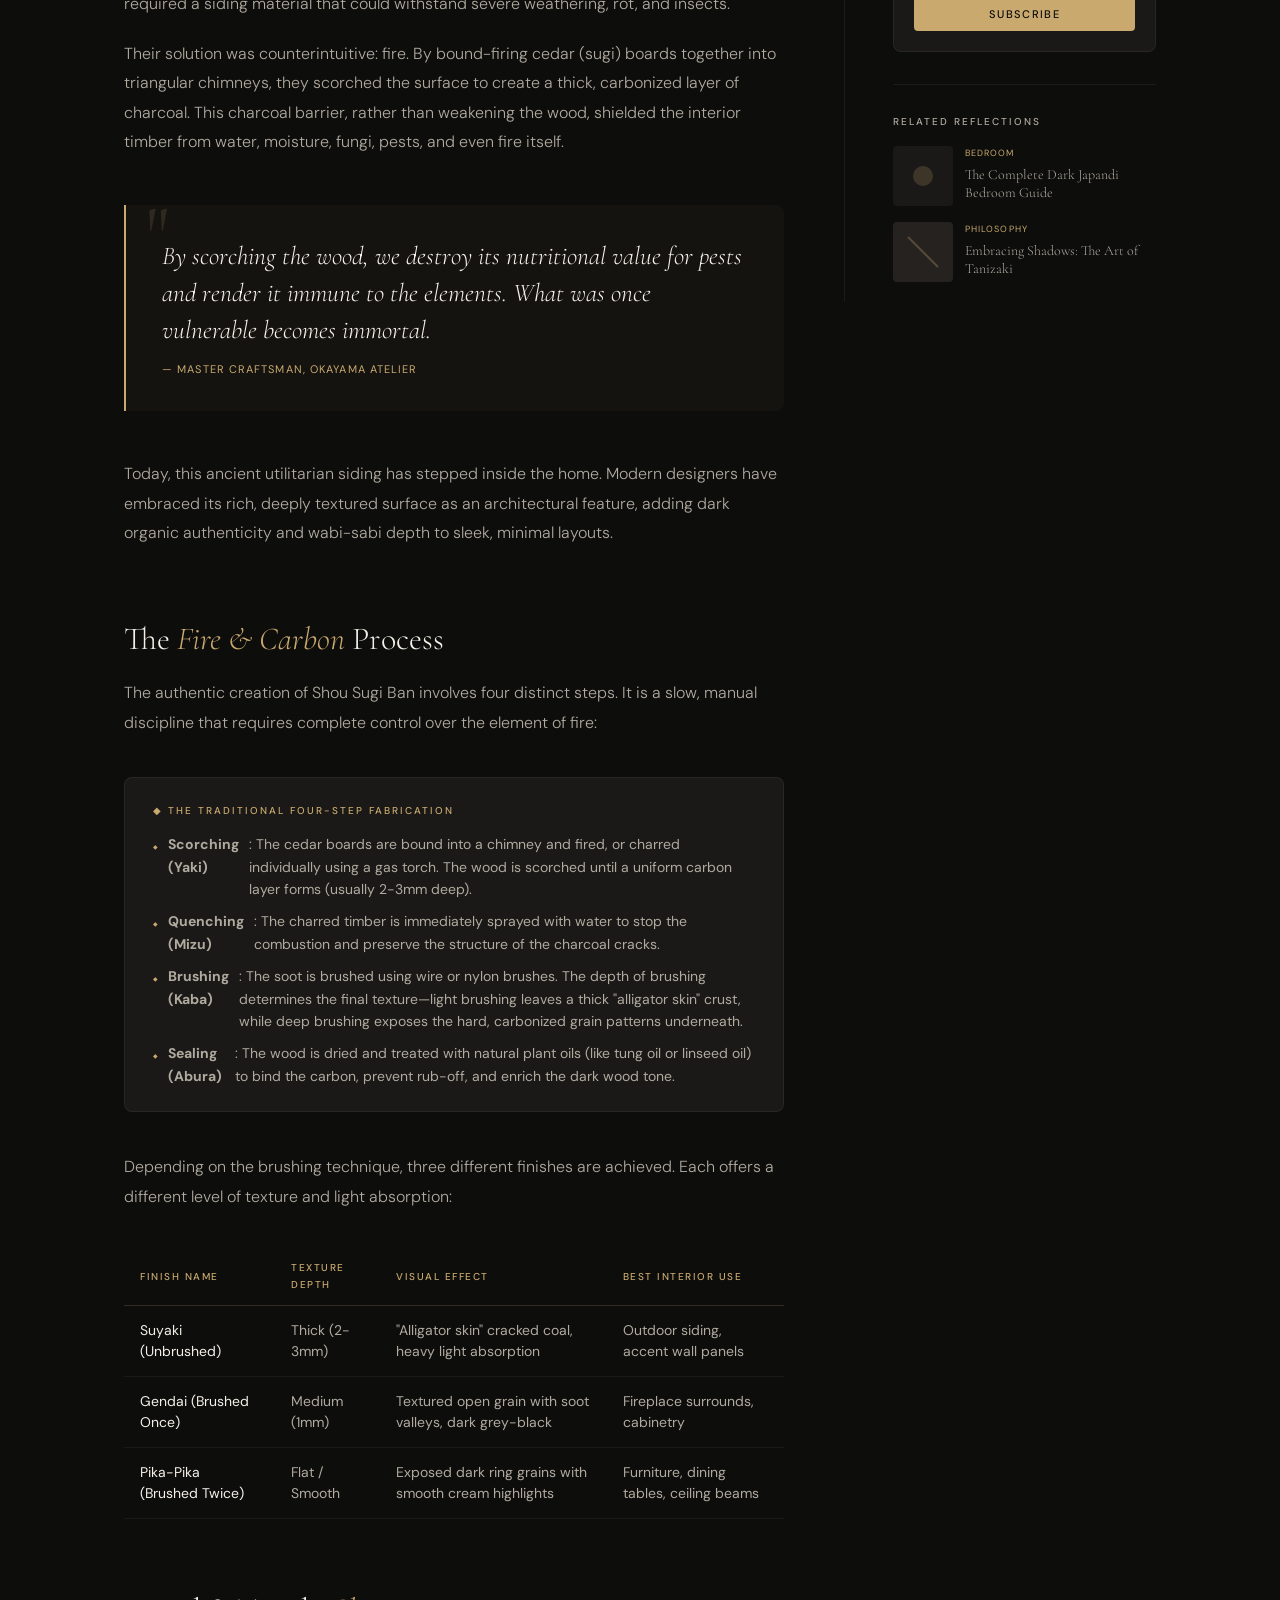
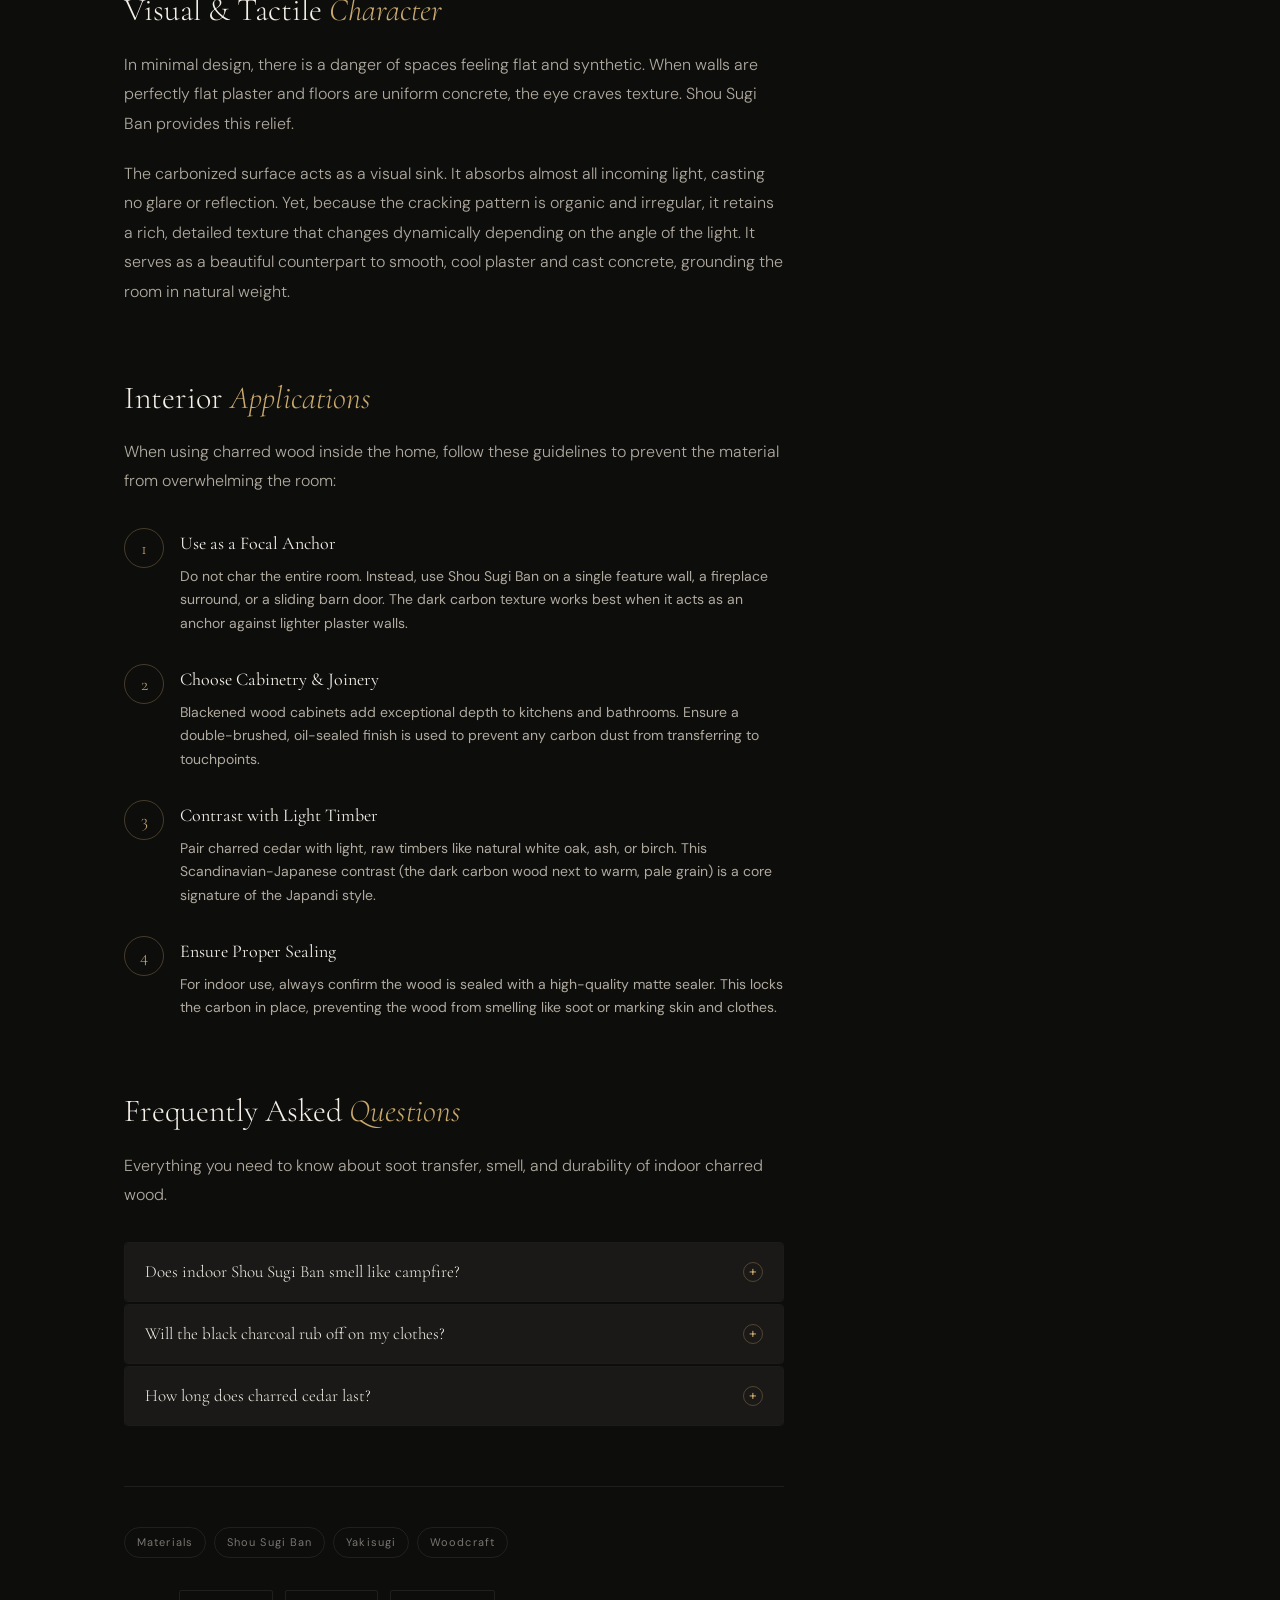
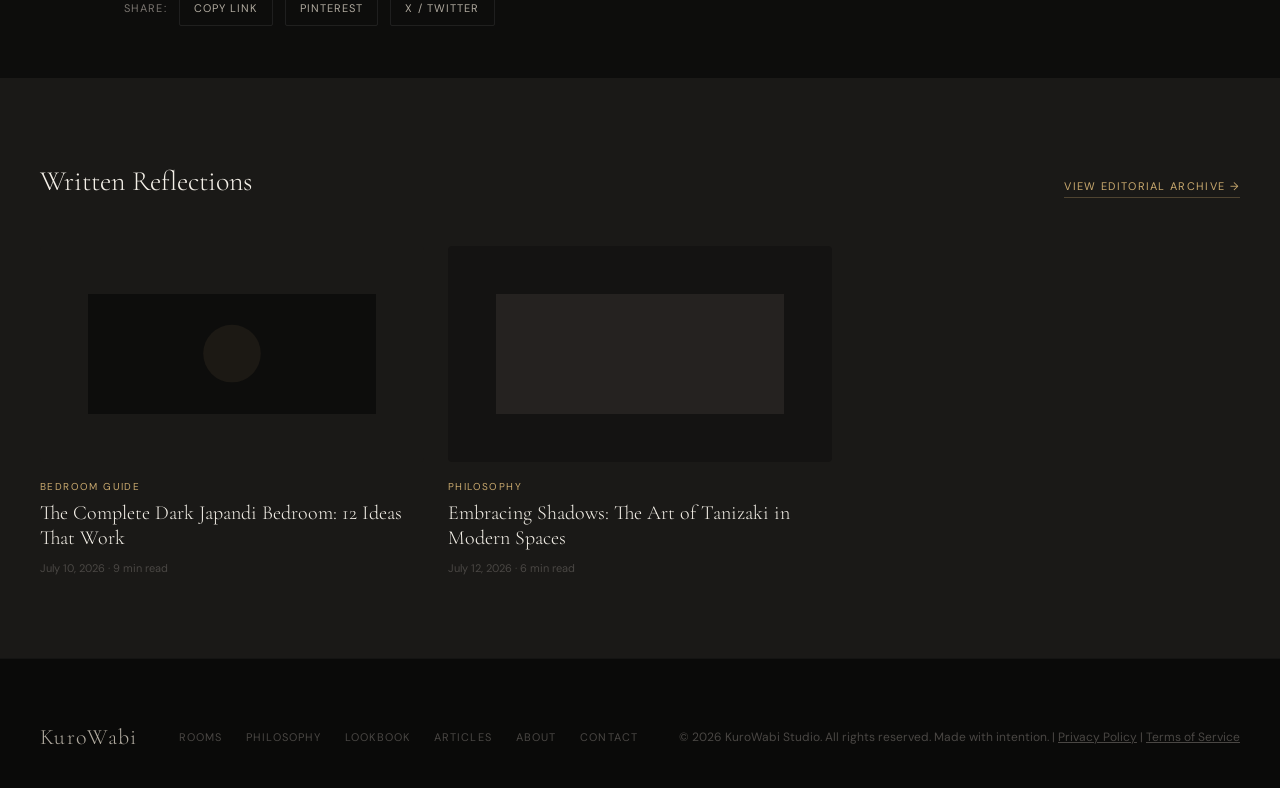
<file: shou-sugi-ban.html>
<!DOCTYPE html>
<html lang="en">
<head>
  <meta charset="UTF-8">
  <meta name="viewport" content="width=device-width, initial-scale=1.0">
  <title>Shou Sugi Ban: The Timeless Appeal of Charred Wood — KuroWabi</title>
  <meta name="description" content="How the traditional Japanese technique of charred wood — yakisugi — provides textured, carbonised surfaces that add deep organic contrast and warmth to Dark Japandi interior walls and furniture.">
  <link rel="preconnect" href="https://fonts.googleapis.com">
  <link href="https://fonts.googleapis.com/css2?family=Cormorant+Garamond:ital,wght@0,300;0,400;0,600;1,300;1,400&family=DM+Sans:wght@300;400;500&family=Noto+Serif+JP:wght@200;300&display=swap" rel="stylesheet">
  <link rel="stylesheet" href="bedroom-guide.css">
  <link rel="canonical" href="https://kurowabi.com/shou-sugi-ban.html">
  <link rel="manifest" href="/site.webmanifest">
  <meta name="robots" content="index, follow, max-image-preview:large">
  <meta name="theme-color" content="#0d0d0c">

  <!-- Open Graph / Facebook -->
  <meta property="og:type" content="article">
  <meta property="og:site_name" content="KuroWabi">
  <meta property="og:title" content="Shou Sugi Ban: The Timeless Appeal of Charred Wood — KuroWabi">
  <meta property="og:description" content="How the traditional Japanese technique of charred wood — yakisugi — provides textured, carbonised surfaces that add deep organic contrast and warmth to Dark Japandi interior walls and furniture.">
  <meta property="og:url" content="https://kurowabi.com/shou-sugi-ban.html">
  <meta property="og:image" content="https://kurowabi.com/images/feat_side_2.jpg">

  <!-- Twitter -->
  <meta name="twitter:card" content="summary_large_image">
  <meta name="twitter:title" content="Shou Sugi Ban: The Timeless Appeal of Charred Wood — KuroWabi">
  <meta name="twitter:description" content="How the traditional Japanese technique of charred wood — yakisugi — provides textured, carbonised surfaces that add deep organic contrast and warmth to Dark Japandi interior walls and furniture.">
  <meta name="twitter:image" content="https://kurowabi.com/images/feat_side_2.jpg">
</head>
<body>

<!-- READING PROGRESS -->
<div id="progress-bar"></div>

<!-- NAV -->
<nav>
  <a href="index.html" class="nav-logo">
    <span class="en">KuroWabi</span>
    <span class="jp">黒侘び — Dark Japandi</span>
  </a>
  <ul class="nav-links">
    <li><a href="/bedrooms/">Rooms</a></li>
    <li><a href="index.html#guide">The Style</a></li>
    <li><a href="index.html#lookbook">Lookbook</a></li>
    <li><a href="index.html#articles">Articles</a></li>
    <li><a href="about.html">About</a></li>
    <li><a href="contact.html" class="nav-cta">Connect</a></li>
  </ul>
  <div class="hamburger" aria-label="Menu">
    <span></span><span></span><span></span>
  </div>
</nav>
<div class="mmenu" id="mm">
  <span class="mclose" onclick="toggleMenu()">✕</span>
  <a href="/bedrooms/" onclick="toggleMenu()">Rooms</a>
  <a href="index.html#guide" onclick="toggleMenu()">The Style</a>
  <a href="index.html#lookbook" onclick="toggleMenu()">Lookbook</a>
  <a href="index.html#articles" onclick="toggleMenu()">Articles</a>
  <a href="about.html" onclick="toggleMenu()">About</a>
  <a href="contact.html" onclick="toggleMenu()">Connect</a>
</div>

<!-- ARTICLE HERO -->
<div class="article-hero">
  <div class="article-hero-image">
    <svg viewBox="0 0 1440 720" xmlns="http://www.w3.org/2000/svg" preserveAspectRatio="xMidYMid slice">
      <rect width="1440" height="720" fill="#0d0d0c"/>
      <defs>
        <!-- Gradients representing fire embers and charred texture -->
        <linearGradient id="charGrad" x1="0%" y1="0%" x2="100%" y2="0%">
          <stop offset="0%" stop-color="#0a0a09"/>
          <stop offset="25%" stop-color="#141312"/>
          <stop offset="50%" stop-color="#0d0d0c"/>
          <stop offset="75%" stop-color="#1c1b18"/>
          <stop offset="100%" stop-color="#0a0a09"/>
        </linearGradient>
        <linearGradient id="fireGlow" x1="0%" y1="100%" x2="0%" y2="0%">
          <stop offset="0%" stop-color="#c9a96e" stop-opacity="0.25"/>
          <stop offset="50%" stop-color="#a8875a" stop-opacity="0.08"/>
          <stop offset="100%" stop-color="#0d0d0c" stop-opacity="0"/>
        </linearGradient>
        <pattern id="cracks" x="0" y="0" width="120" height="120" patternUnits="userSpaceOnUse">
          <!-- Charred wood crack patterns -->
          <path d="M 0 10 L 40 25 L 80 15 L 120 20" stroke="#050505" stroke-width="2.5" fill="none"/>
          <path d="M 0 50 L 50 45 L 90 60 L 120 50" stroke="#050505" stroke-width="2" fill="none"/>
          <path d="M 0 90 L 30 95 L 70 85 L 120 98" stroke="#050505" stroke-width="3" fill="none"/>
          <line x1="30" y1="0" x2="35" y2="120" stroke="#050505" stroke-width="1.8" opacity="0.8"/>
          <line x1="75" y1="0" x2="70" y2="120" stroke="#050505" stroke-width="2" opacity="0.8"/>
          <path d="M 35 20 L 70 45" stroke="#050505" stroke-width="1.2" fill="none"/>
          <path d="M 70 80 L 120 60" stroke="#050505" stroke-width="1.5" fill="none"/>
        </pattern>
      </defs>

      <!-- Charred timber vertical planks -->
      <rect x="0" y="0" width="240" height="720" fill="url(#charGrad)"/>
      <rect x="240" y="0" width="240" height="720" fill="url(#charGrad)"/>
      <rect x="480" y="0" width="240" height="720" fill="url(#charGrad)"/>
      <rect x="720" y="0" width="240" height="720" fill="url(#charGrad)"/>
      <rect x="960" y="0" width="240" height="720" fill="url(#charGrad)"/>
      <rect x="1200" y="0" width="240" height="720" fill="url(#charGrad)"/>

      <!-- Overlay cracks pattern for carbonized texture -->
      <rect width="1440" height="720" fill="url(#cracks)" opacity="0.9"/>
      
      <!-- Vertical plank gaps -->
      <line x1="240" y1="0" x2="240" y2="720" stroke="#030302" stroke-width="5"/>
      <line x1="480" y1="0" x2="480" y2="720" stroke="#030302" stroke-width="5"/>
      <line x1="720" y1="0" x2="720" y2="720" stroke="#030302" stroke-width="5"/>
      <line x1="960" y1="0" x2="960" y2="720" stroke="#030302" stroke-width="5"/>
      <line x1="1200" y1="0" x2="1200" y2="720" stroke="#030302" stroke-width="5"/>

      <!-- Warm glow representing the fire footprint -->
      <rect x="0" y="360" width="1440" height="360" fill="url(#fireGlow)"/>

      <!-- Delicate sparks representing the carbon firing -->
      <circle cx="340" cy="580" r="1.5" fill="#e2c99a" opacity="0.6"/>
      <circle cx="380" cy="510" r="1" fill="#c9a96e" opacity="0.4"/>
      <circle cx="780" cy="620" r="2" fill="#e2c99a" opacity="0.7"/>
      <circle cx="820" cy="540" r="1" fill="#c9a96e" opacity="0.5"/>
      <circle cx="1120" cy="610" r="1.5" fill="#e2c99a" opacity="0.5"/>

      <!-- Frame -->
      <rect x="0" y="0" width="1440" height="720" fill="none" stroke="#0d0d0c" stroke-width="20"/>
    </svg>
    <div class="article-hero-caption">Carbonized Cedar Planks · KuroWabi Studio</div>
  </div>

  <!-- ARTICLE HEADER -->
  <div class="article-header">
    <div class="article-breadcrumb">
      <a href="index.html">Home</a>
      <span>/</span>
      <a href="index.html#articles">Materials</a>
      <span>/</span>
      Shou Sugi Ban
    </div>
    <div class="article-tags">
      <span class="article-tag">Materials</span>
      <span class="article-tag">Yakisugi</span>
      <span class="article-tag">Woodcraft</span>
    </div>
    <h1 class="article-title">Shou Sugi Ban:<br><em>The Timeless Appeal of Charred Wood</em></h1>
    <p class="article-subtitle">How this traditional Japanese fire preservation technique provides textured, carbonized wood that adds deep organic contrast to minimal spaces.</p>
    <div class="article-byline">
      <div class="byline-avatar">
        <svg viewBox="0 0 24 24" fill="none" xmlns="http://www.w3.org/2000/svg">
          <circle cx="12" cy="8" r="4" fill="#4a4744"/>
          <path d="M4 20c0-4 3.6-7 8-7s8 3 8 7" stroke="#4a4744" stroke-width="1.5" stroke-linecap="round"/>
        </svg>
      </div>
      <div class="byline-info">
        <div class="byline-name">Yuki Tanaka</div>
        <div class="byline-meta">Materials Editor · May 15, 2026 &nbsp;·&nbsp; 8 min read</div>
      </div>
      <div class="byline-actions">
        <div class="byline-action" onclick="alert('Article saved.');">
          <svg viewBox="0 0 14 14" fill="none"><path d="M7 1l1.5 3 3.5.5-2.5 2.5.5 3.5L7 9l-3 1.5.5-3.5L2 4.5l3.5-.5L7 1z" stroke="currentColor" stroke-width="1.2" stroke-linejoin="round"/></svg>
          Save
        </div>
        <div class="byline-action" onclick="navigator.clipboard.writeText(window.location.href); alert('Link copied!');">
          <svg viewBox="0 0 14 14" fill="none"><path d="M2 7h10M8 3l4 4-4 4" stroke="currentColor" stroke-width="1.3" stroke-linecap="round" stroke-linejoin="round"/></svg>
          Share
        </div>
      </div>
    </div>
  </div>
</div>

<!-- ARTICLE BODY -->
<div class="article-layout">
  <!-- PROSE -->
  <article class="article-prose">

    <!-- Inline TOC (mobile) -->
    <div class="toc reveal">
      <div class="toc-title">In this article</div>
      <ul class="toc-list">
        <li><a href="#yakisugi-history">History of Yakisugi</a></li>
        <li><a href="#fire-process">The Fire & Carbon Process</a></li>
        <li><a href="#tactile-contrast">Visual & Tactile Character</a></li>
        <li><a href="#applications">Interior Applications</a></li>
        <li><a href="#faq">FAQ</a></li>
      </ul>
    </div>

    <!-- Section 1 -->
    <div class="prose-section reveal" id="yakisugi-history">
      <h2 class="prose-h2">History of <em>Yakisugi</em></h2>
      <p class="prose-p">Shou Sugi Ban (correctly termed <em>Yakisugi</em> 焼き杉 in Japan) is a centuries-old woodworking method that originated in Okayama prefecture and other coastal districts of western Japan. Facing the harsh, salty winds of the Seto Inland Sea, fishermen and carpenters required a siding material that could withstand severe weathering, rot, and insects.</p>
      <p class="prose-p">Their solution was counterintuitive: fire. By bound-firing cedar (sugi) boards together into triangular chimneys, they scorched the surface to create a thick, carbonized layer of charcoal. This charcoal barrier, rather than weakening the wood, shielded the interior timber from water, moisture, fungi, pests, and even fire itself.</p>
      
      <div class="pull-quote reveal">
        <p>By scorching the wood, we destroy its nutritional value for pests and render it immune to the elements. What was once vulnerable becomes immortal.</p>
        <cite>— Master Craftsman, Okayama Atelier</cite>
      </div>
      
      <p class="prose-p">Today, this ancient utilitarian siding has stepped inside the home. Modern designers have embraced its rich, deeply textured surface as an architectural feature, adding dark organic authenticity and wabi-sabi depth to sleek, minimal layouts.</p>
    </div>

    <!-- Section 2 -->
    <div class="prose-section reveal" id="fire-process">
      <h2 class="prose-h2">The <em>Fire & Carbon</em> Process</h2>
      <p class="prose-p">The authentic creation of Shou Sugi Ban involves four distinct steps. It is a slow, manual discipline that requires complete control over the element of fire:</p>

      <div class="info-box reveal">
        <div class="info-box-title">◆ The Traditional Four-Step Fabrication</div>
        <ul class="info-box-list">
          <li><strong>Scorching (Yaki)</strong>: The cedar boards are bound into a chimney and fired, or charred individually using a gas torch. The wood is scorched until a uniform carbon layer forms (usually 2-3mm deep).</li>
          <li><strong>Quenching (Mizu)</strong>: The charred timber is immediately sprayed with water to stop the combustion and preserve the structure of the charcoal cracks.</li>
          <li><strong>Brushing (Kaba)</strong>: The soot is brushed using wire or nylon brushes. The depth of brushing determines the final texture—light brushing leaves a thick "alligator skin" crust, while deep brushing exposes the hard, carbonized grain patterns underneath.</li>
          <li><strong>Sealing (Abura)</strong>: The wood is dried and treated with natural plant oils (like tung oil or linseed oil) to bind the carbon, prevent rub-off, and enrich the dark wood tone.</li>
        </ul>
      </div>

      <p class="prose-p">Depending on the brushing technique, three different finishes are achieved. Each offers a different level of texture and light absorption:</p>
      
      <table class="prose-table reveal">
        <thead>
          <tr>
            <th>Finish Name</th>
            <th>Texture Depth</th>
            <th>Visual Effect</th>
            <th>Best Interior Use</th>
          </tr>
        </thead>
        <tbody>
          <tr>
            <td>Suyaki (Unbrushed)</td>
            <td>Thick (2-3mm)</td>
            <td>"Alligator skin" cracked coal, heavy light absorption</td>
            <td>Outdoor siding, accent wall panels</td>
          </tr>
          <tr>
            <td>Gendai (Brushed Once)</td>
            <td>Medium (1mm)</td>
            <td>Textured open grain with soot valleys, dark grey-black</td>
            <td>Fireplace surrounds, cabinetry</td>
          </tr>
          <tr>
            <td>Pika-Pika (Brushed Twice)</td>
            <td>Flat / Smooth</td>
            <td>Exposed dark ring grains with smooth cream highlights</td>
            <td>Furniture, dining tables, ceiling beams</td>
          </tr>
        </tbody>
      </table>
    </div>

    <!-- Section 3 -->
    <div class="prose-section reveal" id="tactile-contrast">
      <h2 class="prose-h2">Visual & Tactile <em>Character</em></h2>
      <p class="prose-p">In minimal design, there is a danger of spaces feeling flat and synthetic. When walls are perfectly flat plaster and floors are uniform concrete, the eye craves texture. Shou Sugi Ban provides this relief.</p>
      <p class="prose-p">The carbonized surface acts as a visual sink. It absorbs almost all incoming light, casting no glare or reflection. Yet, because the cracking pattern is organic and irregular, it retains a rich, detailed texture that changes dynamically depending on the angle of the light. It serves as a beautiful counterpart to smooth, cool plaster and cast concrete, grounding the room in natural weight.</p>
    </div>

    <!-- Section 4 -->
    <div class="prose-section reveal" id="applications">
      <h2 class="prose-h2">Interior <em>Applications</em></h2>
      <p class="prose-p">When using charred wood inside the home, follow these guidelines to prevent the material from overwhelming the room:</p>
      
      <ul class="prose-steps">
        <li>
          <div class="step-content">
            <div class="step-title">Use as a Focal Anchor</div>
            <div class="step-desc">Do not char the entire room. Instead, use Shou Sugi Ban on a single feature wall, a fireplace surround, or a sliding barn door. The dark carbon texture works best when it acts as an anchor against lighter plaster walls.</div>
          </div>
        </li>
        <li>
          <div class="step-content">
            <div class="step-title">Choose Cabinetry & Joinery</div>
            <div class="step-desc">Blackened wood cabinets add exceptional depth to kitchens and bathrooms. Ensure a double-brushed, oil-sealed finish is used to prevent any carbon dust from transferring to touchpoints.</div>
          </div>
        </li>
        <li>
          <div class="step-content">
            <div class="step-title">Contrast with Light Timber</div>
            <div class="step-desc">Pair charred cedar with light, raw timbers like natural white oak, ash, or birch. This Scandinavian-Japanese contrast (the dark carbon wood next to warm, pale grain) is a core signature of the Japandi style.</div>
          </div>
        </li>
        <li>
          <div class="step-content">
            <div class="step-title">Ensure Proper Sealing</div>
            <div class="step-desc">For indoor use, always confirm the wood is sealed with a high-quality matte sealer. This locks the carbon in place, preventing the wood from smelling like soot or marking skin and clothes.</div>
          </div>
        </li>
      </ul>
    </div>

    <!-- FAQ -->
    <div class="prose-section reveal" id="faq">
      <h2 class="prose-h2">Frequently Asked <em>Questions</em></h2>
      <p class="prose-p">Everything you need to know about soot transfer, smell, and durability of indoor charred wood.</p>
      
      <div class="faq-list">
        <div class="faq-item">
          <div class="faq-q">
            <span class="faq-q-text">Does indoor Shou Sugi Ban smell like campfire?</span>
            <span class="faq-icon">+</span>
          </div>
          <div class="faq-a">
            <div class="faq-a-inner">
              Initially, there is a very faint, pleasant woody scent. However, once the wood is properly brushed, dried, and sealed with a natural plant oil or matte polyurethane, any smoky odor disappears completely.
            </div>
          </div>
        </div>
        <div class="faq-item">
          <div class="faq-q">
            <span class="faq-q-text">Will the black charcoal rub off on my clothes?</span>
            <span class="faq-icon">+</span>
          </div>
          <div class="faq-a">
            <div class="faq-a-inner">
              No. Raw, unbrushed soot (Suyaki) will rub off if touched. However, for interior use, we use Gendai or Gendai-brushed timber that has been thoroughly wire-brushed to remove loose soot, and then sealed with multiple coats of clear oil or matte sealer, locking the carbon in permanently.
            </div>
          </div>
        </div>
        <div class="faq-item">
          <div class="faq-q">
            <span class="faq-q-text">How long does charred cedar last?</span>
            <span class="faq-icon">+</span>
          </div>
          <div class="faq-a">
            <div class="faq-a-inner">
              When used outdoors, Shou Sugi Ban can last over 80 to 100 years without maintenance. Indoors, where it is shielded from wind, rain, and UV light, it will easily last a lifetime without requiring re-oiling or maintenance.
            </div>
          </div>
        </div>
      </div>
    </div>

    <!-- Article footer section -->
    <div class="article-footer-section">
      <div class="article-footer-tags">
        <span class="footer-tag" onclick="location.href='index.html#guide'">Materials</span>
        <span class="footer-tag" onclick="location.href='index.html#guide'">Shou Sugi Ban</span>
        <span class="footer-tag" onclick="location.href='index.html#guide'">Yakisugi</span>
        <span class="footer-tag" onclick="location.href='index.html#guide'">Woodcraft</span>
      </div>
      <div class="article-share">
        <span class="share-label">Share:</span>
        <div class="share-btn" onclick="navigator.clipboard.writeText(window.location.href); alert('Link copied to clipboard.');">Copy Link</div>
        <div class="share-btn">Pinterest</div>
        <div class="share-btn">X / Twitter</div>
      </div>
    </div>

  </article>

  <!-- Sidebar -->
  <aside class="article-sidebar">
    <div class="sidebar-toc">
      <div class="sidebar-toc-title">Article Sections</div>
      <ul class="sidebar-toc-list">
        <li><a href="#yakisugi-history" class="active">History of Yakisugi</a></li>
        <li><a href="#fire-process">Charring Process</a></li>
        <li><a href="#tactile-contrast">Visual Character</a></li>
        <li><a href="#applications">Interior Applications</a></li>
        <li><a href="#faq">FAQ</a></li>
      </ul>
    </div>
    <div class="sidebar-divider"></div>
    <div class="sidebar-newsletter">
      <div class="sidebar-nl-jp">黒侘び — NEWSLETTER</div>
      <div class="sidebar-nl-title">Join the Sanctuary</div>
      <p class="sidebar-nl-sub">Receive monthly design templates, material palettes, and styling advice directly in your inbox.</p>
      <form onsubmit="event.preventDefault(); alert('Subscribed to KuroWabi Newsletter.');">
        <input type="email" class="sidebar-nl-input" placeholder="Your email address..." required>
        <button type="submit" class="sidebar-nl-btn">Subscribe</button>
      </form>
    </div>
    <div class="sidebar-divider"></div>
    <div class="sidebar-related-title">Related Reflections</div>
    <div class="sidebar-related-list">
      <a href="bedroom-guide.html" class="sidebar-related-item">
        <div class="sidebar-related-img">
          <svg viewBox="0 0 60 60" xmlns="http://www.w3.org/2000/svg">
            <rect width="60" height="60" fill="#1a1917"/>
            <circle cx="30" cy="30" r="10" fill="#c9a96e" opacity="0.2"/>
          </svg>
        </div>
        <div>
          <div class="sidebar-related-tag">Bedroom</div>
          <div class="sidebar-related-name">The Complete Dark Japandi Bedroom Guide</div>
        </div>
      </a>
      <a href="embracing-shadows.html" class="sidebar-related-item">
        <div class="sidebar-related-img">
          <svg viewBox="0 0 60 60" xmlns="http://www.w3.org/2000/svg">
            <rect width="60" height="60" fill="#252220"/>
            <line x1="15" y1="15" x2="45" y2="45" stroke="#c9a96e" stroke-width="2" opacity="0.3"/>
          </svg>
        </div>
        <div>
          <div class="sidebar-related-tag">Philosophy</div>
          <div class="sidebar-related-name">Embracing Shadows: The Art of Tanizaki</div>
        </div>
      </a>
    </div>
  </aside>
</div>

<!-- More Articles grid -->
<section class="more-articles">
  <div class="more-articles-inner">
    <div class="more-header">
      <h3 class="more-title">Written Reflections</h3>
      <a href="index.html#articles" class="more-link">View editorial archive →</a>
    </div>
    <div class="more-grid">
      <a href="bedroom-guide.html" class="more-card">
        <div class="more-card-img">
          <div class="more-card-img-inner">
            <svg viewBox="0 0 400 225" xmlns="http://www.w3.org/2000/svg">
              <rect width="400" height="225" fill="#1a1917"/>
              <rect x="50" y="50" width="300" height="125" fill="#0d0d0c"/>
              <circle cx="200" cy="112" r="30" fill="#c9a96e" opacity="0.08"/>
            </svg>
          </div>
        </div>
        <div class="more-card-tag">Bedroom Guide</div>
        <h4 class="more-card-title">The Complete Dark Japandi Bedroom: 12 Ideas That Work</h4>
        <div class="more-card-meta">July 10, 2026 · 9 min read</div>
      </a>
      <a href="embracing-shadows.html" class="more-card">
        <div class="more-card-img">
          <div class="more-card-img-inner">
            <svg viewBox="0 0 400 225" xmlns="http://www.w3.org/2000/svg">
              <rect width="400" height="225" fill="#141312"/>
              <rect x="50" y="50" width="300" height="125" fill="#252220"/>
            </svg>
          </div>
        </div>
        <div class="more-card-tag">Philosophy</div>
        <h4 class="more-card-title">Embracing Shadows: The Art of Tanizaki in Modern Spaces</h4>
        <div class="more-card-meta">July 12, 2026 · 6 min read</div>
      </a>
    </div>
  </div>
</section>

<!-- Footer -->
<footer>
  <div class="footer-bottom">
    <div class="footer-logo">KuroWabi</div>
    <div class="footer-links-row">
      <a href="/bedrooms/">Rooms</a>
      <a href="index.html#guide">Philosophy</a>
      <a href="index.html#lookbook">Lookbook</a>
      <a href="index.html#articles">Articles</a>
      <a href="about.html">About</a>
      <a href="contact.html">Contact</a>
    </div>
    <div class="footer-copy">
      &copy; 2026 KuroWabi Studio. All rights reserved. Made with intention. | <a href="privacy.html" style="text-decoration: underline;">Privacy Policy</a> | <a href="terms.html" style="text-decoration: underline;">Terms of Service</a>
    </div>
  </div>
</footer>

<script src="bedroom-guide.js"></script>

<!-- SCHEMA JSON-LD -->
<script type="application/ld+json">
{
  "@context": "https://schema.org",
  "@graph": [
    {
      "@type": "BreadcrumbList",
      "@id": "https://kurowabi.com/shou-sugi-ban.html#breadcrumb",
      "itemListElement": [
        {
          "@type": "ListItem",
          "position": 1,
          "name": "Home",
          "item": "https://kurowabi.com/"
        },
        {
          "@type": "ListItem",
          "position": 2,
          "name": "Materials",
          "item": "https://kurowabi.com/index.html#articles"
        },
        {
          "@type": "ListItem",
          "position": 3,
          "name": "Shou Sugi Ban",
          "item": "https://kurowabi.com/shou-sugi-ban.html"
        }
      ]
    },
    {
      "@type": "Article",
      "@id": "https://kurowabi.com/shou-sugi-ban.html#article",
      "isPartOf": {
        "@id": "https://kurowabi.com/shou-sugi-ban.html#webpage"
      },
      "headline": "Shou Sugi Ban: The Timeless Appeal of Charred Wood",
      "description": "How the traditional Japanese technique of charred wood — yakisugi — provides textured, carbonised surfaces that add deep organic contrast and warmth to Dark Japandi interior walls and furniture.",
      "image": "https://kurowabi.com/images/feat_side_2.jpg",
      "datePublished": "2026-05-15T00:00:00+01:00",
      "dateModified": "2026-05-15T00:00:00+01:00",
      "mainEntityOfPage": "https://kurowabi.com/shou-sugi-ban.html",
      "author": {
        "@type": "Organization",
        "name": "KuroWabi",
        "url": "https://kurowabi.com"
      },
      "publisher": {
        "@type": "Organization",
        "name": "KuroWabi",
        "url": "https://kurowabi.com",
        "logo": {
          "@type": "ImageObject",
          "url": "https://kurowabi.com/images/hero_1.jpg"
        }
      }
    },
    {
      "@type": "WebPage",
      "@id": "https://kurowabi.com/shou-sugi-ban.html#webpage",
      "url": "https://kurowabi.com/shou-sugi-ban.html",
      "name": "Shou Sugi Ban: The Timeless Appeal of Charred Wood — KuroWabi",
      "description": "How the traditional Japanese technique of charred wood — yakisugi — provides textured, carbonised surfaces that add deep organic contrast and warmth to Dark Japandi interior walls and furniture.",
      "breadcrumb": {
        "@id": "https://kurowabi.com/shou-sugi-ban.html#breadcrumb"
      }
    }
  ]
}
</script>
</body>
</html>
</file>
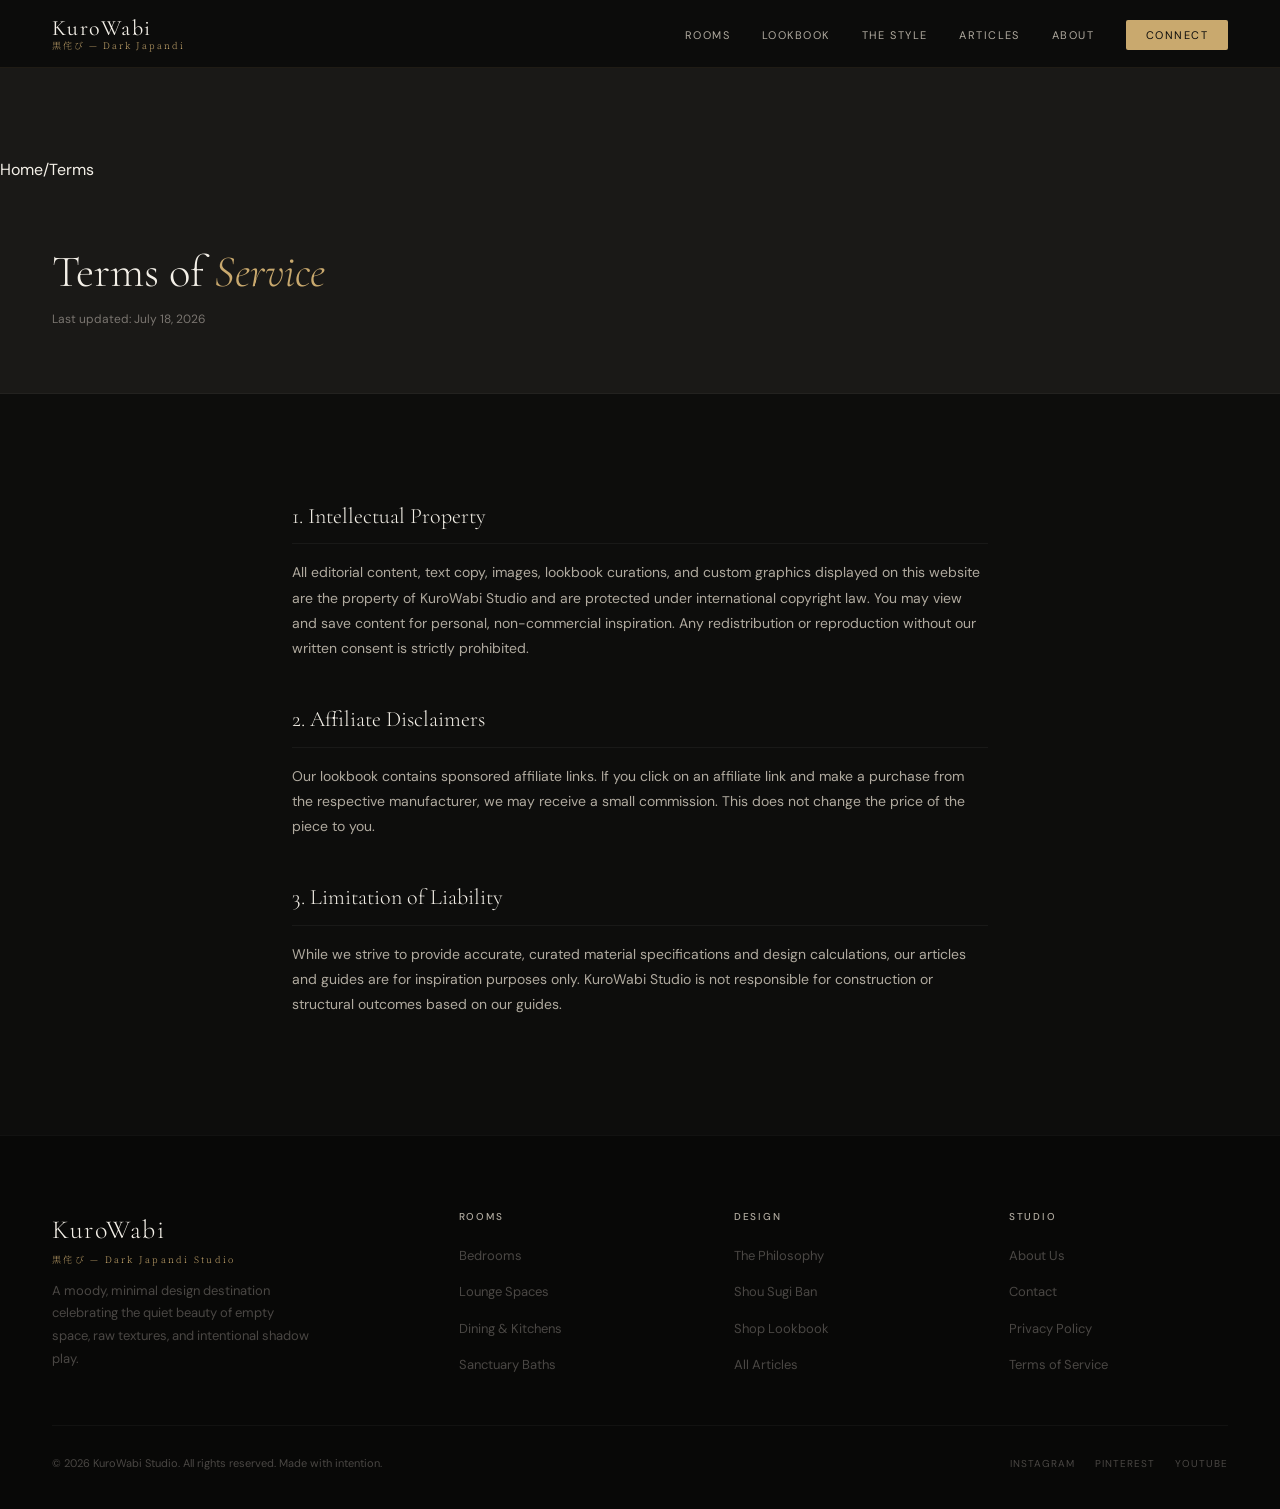
<file: terms.html>
<!DOCTYPE html>
<html lang="en">
<head>
<meta charset="UTF-8">
<meta name="viewport" content="width=device-width,initial-scale=1.0">
<title>Terms of Service — KuroWabi</title>
<meta name="description" content="Terms of service and usage conditions for KuroWabi Studio website users.">
<link rel="canonical" href="https://kurowabi.com/terms.html">
<link rel="preconnect" href="https://fonts.googleapis.com">
<link href="https://fonts.googleapis.com/css2?family=Cormorant+Garamond:ital,wght@0,300;0,400;0,600;1,300;1,400&family=DM+Sans:wght@300;400;500&family=Noto+Serif+JP:wght@200;300;400&display=swap" rel="stylesheet">
<style>

/* ── KuroWabi shared CSS ── */
:root{
  --kw-ink:#0d0d0c;--kw-ink2:#131210;--kw-ink3:#1a1917;
  --kw-stone:#4a4744;--kw-sand:#7a7570;--kw-mist:#b0aa9f;
  --kw-cream:#f4f0e8;--kw-gold:#c9a96e;--kw-goldl:#e2c99a;
  --kw-fd:'Cormorant Garamond',Georgia,serif;
  --kw-fj:'Noto Serif JP',serif;
  --kw-fb:'DM Sans',system-ui,sans-serif;
  --kw-max:1280px;
}
*,*::before,*::after{box-sizing:border-box;margin:0;padding:0}
html{scroll-behavior:smooth}
body{font-family:var(--kw-fb);background:var(--kw-ink);color:var(--kw-cream);line-height:1.7;overflow-x:hidden}
img{max-width:100%;display:block;object-fit:cover}
a{color:inherit;text-decoration:none}
#kw-pgbar{position:fixed;top:0;left:0;height:2px;background:var(--kw-gold);z-index:300;width:0;transition:width .12s linear;pointer-events:none}
#kw-nav{position:fixed;inset:0 0 auto;height:68px;padding:0 52px;display:flex;align-items:center;justify-content:space-between;z-index:200;background:rgba(13,13,12,.97);backdrop-filter:blur(24px);border-bottom:1px solid rgba(201,169,110,.1)}
.kw-logo{display:flex;flex-direction:column;gap:2px;line-height:1}
.kw-logo-en{font-family:var(--kw-fd);font-size:22px;font-weight:400;letter-spacing:.08em;color:var(--kw-cream)}
.kw-logo-jp{font-family:var(--kw-fj);font-size:9px;font-weight:200;letter-spacing:.22em;color:var(--kw-gold)}
.kw-navl{display:flex;align-items:center;gap:32px;list-style:none}
.kw-navl a{font-size:11px;letter-spacing:.13em;text-transform:uppercase;color:var(--kw-mist);transition:color .2s}
.kw-navl a:hover,.kw-navl a.kw-on{color:var(--kw-cream)}
.kw-cta{background:var(--kw-gold)!important;color:var(--kw-ink)!important;padding:8px 20px;border-radius:2px}
.kw-cta:hover{background:var(--kw-goldl)!important}
.kw-hbg{display:none;flex-direction:column;gap:5px;cursor:pointer;padding:8px;background:none;border:none}
.kw-hbg span{width:24px;height:1.5px;background:var(--kw-cream);display:block}
.kw-mob{display:none;position:fixed;inset:0;background:var(--kw-ink3);z-index:199;flex-direction:column;align-items:center;justify-content:center;gap:36px}
.kw-mob.kw-open{display:flex}
.kw-mob a{font-family:var(--kw-fd);font-size:32px;font-weight:300;color:var(--kw-cream);letter-spacing:.05em;transition:color .2s}
.kw-mob a:hover{color:var(--kw-gold)}
.kw-mob-x{position:absolute;top:24px;right:28px;font-size:24px;color:var(--kw-mist);cursor:pointer;background:none;border:none}
.kw-rv{opacity:0;transform:translateY(22px);transition:opacity .7s ease,transform .7s ease}
.kw-rv.kw-in{opacity:1;transform:none}
.kw-d1{transition-delay:.1s}.kw-d2{transition-delay:.2s}.kw-d3{transition-delay:.3s}
.kw-eyebrow{display:inline-flex;align-items:center;gap:10px;font-size:10px;font-weight:400;letter-spacing:.28em;text-transform:uppercase;color:var(--kw-gold);margin-bottom:16px}
.kw-eyebrow::before,.kw-eyebrow::after{content:'';width:22px;height:1px;background:currentColor;opacity:.5}
.kw-section-title{font-family:var(--kw-fd);font-size:clamp(2rem,3.5vw,3.2rem);font-weight:300;color:var(--kw-cream);line-height:1.15}
.kw-section-title em{font-style:italic;color:var(--kw-gold)}
.kw-section-sub{font-size:15px;color:var(--kw-mist);max-width:520px;margin:14px auto 0;line-height:1.78}
.kw-foot{padding:72px 52px 36px;background:#080807;border-top:1px solid rgba(255,255,255,.04)}
.kw-foot-i{max-width:var(--kw-max);margin:0 auto}
.kw-foot-top{display:grid;grid-template-columns:1.6fr repeat(3,1fr);gap:56px;margin-bottom:48px}
.kw-foot-name{font-family:var(--kw-fd);font-size:26px;font-weight:300;color:var(--kw-cream);letter-spacing:.06em}
.kw-foot-jp{font-family:var(--kw-fj);font-size:9px;font-weight:200;letter-spacing:.25em;color:var(--kw-gold);margin-bottom:12px}
.kw-foot-brand p{font-size:13px;color:var(--kw-stone);line-height:1.75;max-width:260px}
.kw-foot-h{font-size:10px;font-weight:500;letter-spacing:.18em;text-transform:uppercase;color:var(--kw-mist);margin-bottom:16px}
.kw-foot-links{list-style:none;display:flex;flex-direction:column;gap:9px}
.kw-foot-links a{font-size:13px;color:var(--kw-stone);transition:color .2s}
.kw-foot-links a:hover{color:var(--kw-cream)}
.kw-foot-bot{display:flex;align-items:center;justify-content:space-between;padding-top:28px;border-top:1px solid rgba(255,255,255,.04);font-size:11px;color:var(--kw-stone)}
.kw-foot-soc{display:flex;gap:20px}
.kw-foot-soc a{font-size:10px;letter-spacing:.1em;text-transform:uppercase;color:var(--kw-stone);transition:color .2s}
.kw-foot-soc a:hover{color:var(--kw-gold)}
@media(max-width:1080px){.kw-foot-top{grid-template-columns:1fr 1fr;gap:36px}}
@media(max-width:768px){
  #kw-nav{padding:0 20px}
  .kw-navl{display:none}
  .kw-hbg{display:flex}
  .kw-foot{padding:48px 24px 28px}
  .kw-foot-top{grid-template-columns:1fr;gap:28px}
  .kw-foot-bot{flex-direction:column;gap:12px;text-align:center}
  .kw-foot-soc{justify-content:center}
}

.kw-legal-hero{padding-top:68px;background:var(--kw-ink3);border-bottom:1px solid rgba(255,255,255,.04)}
.kw-legal-hero-inner{max-width:var(--kw-max);margin:0 auto;padding:64px 52px}
.kw-legal-layout{max-width:800px;margin:0 auto;padding:64px 52px 100px}
.kw-legal-prose h2{font-family:var(--kw-fd);font-size:22px;font-weight:300;color:var(--kw-cream);margin:40px 0 16px;border-bottom:1px solid rgba(255,255,255,.05);padding-bottom:8px}
.kw-legal-prose p{font-size:14px;color:var(--kw-mist);line-height:1.8;margin-bottom:18px}

@media(max-width:768px){.kw-legal-hero-inner,.kw-legal-layout{padding-left:20px;padding-right:20px}}
</style>
</head>
<body>
<div id="kw-pgbar"></div>
<nav id="kw-nav">
  <a href="index.html" class="kw-logo" aria-label="KuroWabi home">
    <span class="kw-logo-en">KuroWabi</span>
    <span class="kw-logo-jp">黒侘び — Dark Japandi</span>
  </a>
  <ul class="kw-navl" role="navigation" aria-label="Main navigation">
    <li><a href="/bedrooms/">Rooms</a></li>
    <li><a href="lookbook.html" class="">Lookbook</a></li>
    <li><a href="index.html#guide">The Style</a></li>
    <li><a href="articles.html" class="">Articles</a></li>
    <li><a href="about.html" class="">About</a></li>
    <li><a href="contact.html" class="kw-cta">Connect</a></li>
  </ul>
  <button class="kw-hbg" onclick="document.getElementById('kw-mob').classList.toggle('kw-open')" aria-label="Menu">
    <span></span><span></span><span></span>
  </button>
</nav>
<div class="kw-mob" id="kw-mob" role="dialog" aria-label="Mobile menu">
  <button class="kw-mob-x" onclick="document.getElementById('kw-mob').classList.remove('kw-open')" aria-label="Close menu">✕</button>
  <a href="index.html">Home</a>
  <a href="/bedrooms/">Rooms</a>
  <a href="lookbook.html">Lookbook</a>
  <a href="articles.html">Articles</a>
  <a href="about.html">About</a>
  <a href="contact.html">Connect</a>
</div>

<div class="kw-legal-hero">
  <div class="kw-bc" style="padding-top:88px"><a href="index.html">Home</a><span class="kw-bc-s">/</span>Terms</div>
  <div class="kw-legal-hero-inner">
    <h1 class="kw-section-title">Terms of <em>Service</em></h1>
    <p style="font-size:12px;color:var(--kw-sand);margin-top:10px">Last updated: July 18, 2026</p>
  </div>
</div>

<div class="kw-legal-layout">
  <div class="kw-legal-prose kw-rv kw-d1">
    <h2>1. Intellectual Property</h2>
    <p>All editorial content, text copy, images, lookbook curations, and custom graphics displayed on this website are the property of KuroWabi Studio and are protected under international copyright law. You may view and save content for personal, non-commercial inspiration. Any redistribution or reproduction without our written consent is strictly prohibited.</p>

    <h2>2. Affiliate Disclaimers</h2>
    <p>Our lookbook contains sponsored affiliate links. If you click on an affiliate link and make a purchase from the respective manufacturer, we may receive a small commission. This does not change the price of the piece to you.</p>

    <h2>3. Limitation of Liability</h2>
    <p>While we strive to provide accurate, curated material specifications and design calculations, our articles and guides are for inspiration purposes only. KuroWabi Studio is not responsible for construction or structural outcomes based on our guides.</p>
  </div>
</div>

<footer class="kw-foot">
  <div class="kw-foot-i">
    <div class="kw-foot-top">
      <div class="kw-foot-brand">
        <div class="kw-foot-name">KuroWabi</div>
        <div class="kw-foot-jp">黒侘び — Dark Japandi Studio</div>
        <p>A moody, minimal design destination celebrating the quiet beauty of empty space, raw textures, and intentional shadow play.</p>
      </div>
      <div><div class="kw-foot-h">Rooms</div><ul class="kw-foot-links"><li><a href="/bedrooms/">Bedrooms</a></li><li><a href="/index.html#rooms">Lounge Spaces</a></li><li><a href="/index.html#rooms">Dining &amp; Kitchens</a></li><li><a href="/index.html#rooms">Sanctuary Baths</a></li></ul></div>
      <div><div class="kw-foot-h">Design</div><ul class="kw-foot-links"><li><a href="index.html#guide">The Philosophy</a></li><li><a href="shou-sugi-ban.html">Shou Sugi Ban</a></li><li><a href="lookbook.html">Shop Lookbook</a></li><li><a href="articles.html">All Articles</a></li></ul></div>
      <div><div class="kw-foot-h">Studio</div><ul class="kw-foot-links"><li><a href="about.html">About Us</a></li><li><a href="contact.html">Contact</a></li><li><a href="privacy.html">Privacy Policy</a></li><li><a href="terms.html">Terms of Service</a></li></ul></div>
    </div>
    <div class="kw-foot-bot">
      <span>© 2026 KuroWabi Studio. All rights reserved. Made with intention.</span>
      <div class="kw-foot-soc">
        <a href="https://www.instagram.com/kurowabi.studio/" target="_blank" rel="noopener" aria-label="KuroWabi on Instagram">Instagram</a>
        <a href="https://www.pinterest.com/kurowabi/" target="_blank" rel="noopener" aria-label="KuroWabi on Pinterest">Pinterest</a>
        <a href="https://www.youtube.com/@kurowabi" target="_blank" rel="noopener" aria-label="KuroWabi on YouTube">YouTube</a>
      </div>
    </div>
  </div>
</footer>

<script>

  const _pg=document.getElementById('kw-pgbar');
  if(_pg)window.addEventListener('scroll',()=>{const d=document.documentElement;_pg.style.width=(d.scrollTop/(d.scrollHeight-d.clientHeight)*100)+'%'});
  const _ro=new IntersectionObserver(es=>es.forEach(e=>{if(e.isIntersecting){e.target.classList.add('kw-in');_ro.unobserve(e.target)}}),{threshold:.08});
  document.querySelectorAll('.kw-rv').forEach(el=>_ro.observe(el));
  document.querySelectorAll('a[href^="#"]').forEach(a=>a.addEventListener('click',e=>{const t=document.querySelector(a.getAttribute('href'));if(t){e.preventDefault();t.scrollIntoView({behavior:'smooth'})}}),);

</script>
</body>
</html>
</file>
<file: index.css>
:root {
  --ink: #0d0d0c;
  --ink-2: #1a1917;
  --ash: #2f2d2a;
  --stone: #4a4744;
  --sand: #7a7570;
  --mist: #b0aa9f;
  --cream: #f4f0e8;
  --gold: #c9a96e;
  --gold-l: #e2c99a;
  --fd: 'Cormorant Garamond', Georgia, serif;
  --fj: 'Noto Serif JP', serif;
  --fb: 'DM Sans', system-ui, sans-serif;
  --max: 1280px;
}

*, *::before, *::after {
  box-sizing: border-box;
  margin: 0;
  padding: 0;
}

html {
  scroll-behavior: smooth;
}

body {
  font-family: var(--fb);
  background: var(--ink);
  color: var(--cream);
  line-height: 1.7;
  overflow-x: hidden;
}

img {
  max-width: 100%;
  display: block;
  object-fit: cover;
}

a {
  color: inherit;
  text-decoration: none;
}

@keyframes fadeUp {
  from {
    opacity: 0;
    transform: translateY(30px);
  }
  to {
    opacity: 1;
    transform: none;
  }
}

@keyframes fadeIn {
  from {
    opacity: 0;
  }
  to {
    opacity: 1;
  }
}

@keyframes float {
  0%, 100% {
    transform: translateY(0);
  }
  50% {
    transform: translateY(-8px);
  }
}

@keyframes breathe {
  0%, 100% {
    opacity: .25;
  }
  50% {
    opacity: .7;
  }
}

@keyframes kb {
  0% {
    transform: scale(1);
  }
  100% {
    transform: scale(1.07);
  }
}

@keyframes progressW {
  from {
    width: 0;
  }
}

.reveal {
  opacity: 0;
  transform: translateY(26px);
  transition: opacity .75s ease, transform .75s ease;
}

.reveal.in {
  opacity: 1;
  transform: none;
}

.d1 { transition-delay: .1s; }
.d2 { transition-delay: .2s; }
.d3 { transition-delay: .3s; }
.d4 { transition-delay: .4s; }

/* ── PROGRESS ── */
#pgbar {
  position: fixed;
  top: 0;
  left: 0;
  height: 2px;
  background: var(--gold);
  z-index: 200;
  width: 0;
  transition: width .12s linear;
}

/* ── NAV ── */
#nav {
  position: fixed;
  inset: 0 0 auto;
  height: 68px;
  padding: 0 48px;
  display: flex;
  align-items: center;
  justify-content: space-between;
  z-index: 100;
  transition: background .4s, border-color .4s;
  border-bottom: 1px solid transparent;
}

#nav.sc {
  background: rgba(13, 13, 12, .96);
  backdrop-filter: blur(20px);
  border-color: rgba(201, 169, 110, .12);
}

.logo {
  display: flex;
  flex-direction: column;
  gap: 2px;
  line-height: 1;
}

.logo .en {
  font-family: var(--fd);
  font-size: 22px;
  font-weight: 400;
  letter-spacing: .08em;
}

.logo .jp {
  font-family: var(--fj);
  font-size: 9px;
  font-weight: 200;
  letter-spacing: .22em;
  color: var(--gold);
}

.nl {
  display: flex;
  align-items: center;
  gap: 36px;
  list-style: none;
}

.nl a {
  font-size: 11px;
  letter-spacing: .13em;
  text-transform: uppercase;
  color: var(--mist);
  transition: color .2s;
}

.nl a:hover {
  color: var(--cream);
}

.nl .cta {
  background: var(--gold);
  color: var(--ink) !important;
  padding: 9px 22px;
  border-radius: 2px;
  transition: background .2s !important;
}

.nl .cta:hover {
  background: var(--gold-l) !important;
}

.hbg {
  display: none;
  flex-direction: column;
  gap: 5px;
  cursor: pointer;
  padding: 8px;
}

.hbg span {
  width: 24px;
  height: 1.5px;
  background: var(--cream);
  display: block;
  transition: .3s;
}

.mmenu {
  display: none;
  position: fixed;
  inset: 0;
  background: var(--ink-2);
  z-index: 99;
  flex-direction: column;
  align-items: center;
  justify-content: center;
  gap: 36px;
}

.mmenu.open {
  display: flex;
}

.mmenu a {
  font-family: var(--fd);
  font-size: 32px;
  font-weight: 300;
  color: var(--cream);
  letter-spacing: .05em;
  transition: color .2s;
}

.mmenu a:hover {
  color: var(--gold);
}

.mclose {
  position: absolute;
  top: 24px;
  right: 28px;
  font-size: 26px;
  color: var(--mist);
  cursor: pointer;
}

/* ── HERO ── */
.hero {
  min-height: 100vh;
  display: grid;
  grid-template-columns: 1fr 1fr;
  overflow: hidden;
}

.hl {
  display: flex;
  flex-direction: column;
  justify-content: center;
  padding: 120px 64px 80px;
  z-index: 2;
  position: relative;
}

.eyebrow {
  display: flex;
  align-items: center;
  gap: 14px;
  margin-bottom: 28px;
  animation: fadeIn 1s .2s both;
}

.eyebrow::before {
  content: '';
  width: 36px;
  height: 1px;
  background: var(--gold);
  opacity: .6;
}

.eyebrow span {
  font-family: var(--fj);
  font-size: 10px;
  font-weight: 200;
  letter-spacing: .3em;
  color: var(--gold);
  text-transform: uppercase;
}

h1 {
  font-family: var(--fd);
  font-size: clamp(3rem, 5.5vw, 5.8rem);
  font-weight: 300;
  line-height: 1.06;
  color: var(--cream);
  animation: fadeUp 1s .4s both;
}

h1 em {
  font-style: italic;
  color: var(--gold);
}

h1 .jpline {
  display: block;
  font-family: var(--fj);
  font-size: .34em;
  font-weight: 200;
  letter-spacing: .28em;
  color: var(--mist);
  margin-top: 10px;
}

.hsub {
  font-size: 15px;
  font-weight: 300;
  color: var(--mist);
  max-width: 380px;
  line-height: 1.8;
  margin-top: 28px;
  animation: fadeUp 1s .6s both;
}

.hact {
  display: flex;
  align-items: center;
  gap: 22px;
  margin-top: 44px;
  animation: fadeUp 1s .8s both;
}

.bp {
  display: inline-flex;
  align-items: center;
  gap: 10px;
  background: var(--gold);
  color: var(--ink);
  font-size: 11px;
  font-weight: 500;
  letter-spacing: .15em;
  text-transform: uppercase;
  padding: 16px 32px;
  border-radius: 2px;
  transition: background .25s, transform .25s, box-shadow .25s;
}

.bp:hover {
  background: var(--gold-l);
  transform: translateY(-2px);
  box-shadow: 0 12px 32px rgba(201, 169, 110, .25);
}

.bg {
  font-size: 11px;
  letter-spacing: .1em;
  text-transform: uppercase;
  color: var(--mist);
  border-bottom: 1px solid rgba(176, 170, 159, .3);
  padding-bottom: 2px;
  transition: color .2s, border-color .2s;
}

.bg:hover {
  color: var(--cream);
  border-color: var(--cream);
}

.hstats {
  display: flex;
  gap: 40px;
  margin-top: 60px;
  padding-top: 36px;
  border-top: 1px solid rgba(255, 255, 255, .06);
  animation: fadeIn 1s 1s both;
}

.sn {
  font-family: var(--fd);
  font-size: 30px;
  font-weight: 400;
  color: var(--cream);
  line-height: 1;
}

.sl {
  font-size: 10px;
  letter-spacing: .1em;
  color: var(--sand);
  text-transform: uppercase;
  margin-top: 4px;
}

.hr {
  position: relative;
  overflow: hidden;
}

.hmosaic {
  position: absolute;
  inset: 0;
  display: grid;
  grid-template-rows: 1fr 1fr;
  gap: 3px;
}

.hmt {
  display: grid;
  grid-template-columns: 1.5fr 1fr;
  gap: 3px;
}

.hmb {
  display: grid;
  grid-template-columns: 1fr 1.6fr;
  gap: 3px;
}

.mc {
  overflow: hidden;
  position: relative;
}

.mc img {
  width: 100%;
  height: 100%;
  object-fit: cover;
  animation: kb 18s ease-in-out alternate infinite;
}

.mc:nth-child(2) img { animation-delay: -5s; }
.mc:nth-child(3) img { animation-delay: -9s; }
.mc:nth-child(4) img { animation-delay: -14s; }

.mc::after {
  content: '';
  position: absolute;
  inset: 0;
  background: linear-gradient(180deg, rgba(13, 13, 12, .05) 0%, rgba(13, 13, 12, .3) 100%);
}

.hline {
  position: absolute;
  left: 0;
  top: 50%;
  transform: translateY(-50%);
  width: 1px;
  height: 38%;
  background: linear-gradient(180deg, transparent, rgba(201, 169, 110, .45), transparent);
  animation: breathe 3s ease-in-out infinite;
  z-index: 3;
}

/* ── PHILOSOPHY ── */
.phil {
  padding: 80px 48px;
  max-width: var(--max);
  margin: 0 auto;
  display: grid;
  grid-template-columns: 1fr 1px 1fr 1px 1fr;
  gap: 48px;
  align-items: center;
}

.pdiv {
  width: 1px;
  height: 52px;
  background: linear-gradient(180deg, transparent, rgba(201, 169, 110, .35), transparent);
  margin: 0 auto;
}

.pi {
  text-align: center;
}

.pjp {
  font-family: var(--fj);
  font-size: 13px;
  font-weight: 200;
  letter-spacing: .3em;
  color: var(--gold);
  display: block;
  margin-bottom: 10px;
}

.pen {
  font-family: var(--fd);
  font-size: 28px;
  font-weight: 300;
  color: var(--cream);
  display: block;
  margin-bottom: 6px;
}

.pdef {
  font-size: 12px;
  color: var(--sand);
  line-height: 1.65;
}

/* ── SHARED ── */
.seyebrow {
  display: inline-flex;
  align-items: center;
  gap: 10px;
  font-size: 10px;
  font-weight: 400;
  letter-spacing: .28em;
  text-transform: uppercase;
  color: var(--gold);
  margin-bottom: 16px;
}

.seyebrow::before, .seyebrow::after {
  content: '';
  width: 22px;
  height: 1px;
  background: currentColor;
  opacity: .5;
}

.stitle {
  font-family: var(--fd);
  font-size: clamp(2rem, 3.5vw, 3.2rem);
  font-weight: 300;
  color: var(--cream);
  line-height: 1.15;
}

.stitle em {
  font-style: italic;
  color: var(--gold);
}

.ssub {
  font-size: 15px;
  color: var(--mist);
  max-width: 520px;
  margin: 14px auto 0;
  line-height: 1.78;
}

.sh {
  text-align: center;
  margin-bottom: 60px;
}

/* ── EXPLAINER ── */
.expl {
  padding: 100px 48px;
  background: var(--ink-2);
}

.expli {
  max-width: var(--max);
  margin: 0 auto;
  display: grid;
  grid-template-columns: 1fr 1fr;
  gap: 80px;
  align-items: center;
}

.imgw {
  position: relative;
  border-radius: 4px;
  overflow: hidden;
}

.imgw img {
  width: 100%;
  height: 600px;
  object-fit: cover;
  display: block;
}

.imgw::after {
  content: '';
  position: absolute;
  inset: 0;
  background: linear-gradient(to top, rgba(13, 13, 12, .62) 0%, transparent 48%);
}

.ibadge {
  position: absolute;
  bottom: 24px;
  left: 24px;
  z-index: 2;
  background: rgba(13, 13, 12, .84);
  backdrop-filter: blur(10px);
  border: 1px solid rgba(201, 169, 110, .2);
  border-radius: 4px;
  padding: 14px 18px;
}

.ibt {
  font-family: var(--fd);
  font-size: 19px;
  font-weight: 300;
  color: var(--cream);
}

.ibs {
  font-size: 10px;
  color: var(--gold);
  letter-spacing: .1em;
  margin-top: 2px;
}

.fc {
  position: absolute;
  right: -28px;
  top: 32px;
  background: rgba(22, 21, 19, .92);
  border: 1px solid rgba(201, 169, 110, .22);
  border-radius: 8px;
  padding: 18px 22px;
  backdrop-filter: blur(14px);
  animation: float 5s ease-in-out infinite;
  z-index: 3;
  min-width: 168px;
}

.fclbl {
  font-size: 9px;
  letter-spacing: .18em;
  text-transform: uppercase;
  color: var(--gold);
}

.fcval {
  font-family: var(--fd);
  font-size: 22px;
  color: var(--cream);
  margin-top: 4px;
  font-weight: 300;
}

.elead {
  font-family: var(--fd);
  font-size: clamp(1.5rem, 2.4vw, 2.2rem);
  font-weight: 300;
  color: var(--cream);
  line-height: 1.28;
  margin-bottom: 22px;
}

.elead em {
  font-style: italic;
  color: var(--gold);
}

.ebody {
  font-size: 15px;
  color: var(--mist);
  line-height: 1.85;
  margin-bottom: 18px;
}

.pillars {
  display: grid;
  grid-template-columns: 1fr 1fr;
  gap: 14px;
  margin-top: 36px;
}

.pill {
  padding: 20px;
  border: 1px solid rgba(255, 255, 255, .06);
  border-radius: 8px;
  background: rgba(255, 255, 255, .02);
  transition: border-color .3s, background .3s;
}

.pill:hover {
  border-color: rgba(201, 169, 110, .2);
  background: rgba(201, 169, 110, .04);
}

.pico {
  font-size: 18px;
  margin-bottom: 10px;
  display: block;
}

.ptit {
  font-family: var(--fd);
  font-size: 17px;
  font-weight: 400;
  color: var(--cream);
  margin-bottom: 4px;
}

.pdsc {
  font-size: 12px;
  color: var(--sand);
  line-height: 1.6;
}

/* ── CATEGORIES ── */
.cats {
  padding: 100px 48px;
}

.catsi {
  max-width: var(--max);
  margin: 0 auto;
}

.cgrid {
  display: grid;
  grid-template-columns: repeat(3, 1fr);
  gap: 3px;
  margin-top: 60px;
}

.cc {
  position: relative;
  overflow: hidden;
  cursor: pointer;
}

.cci {
  aspect-ratio: 3/4;
  position: relative;
  overflow: hidden;
}

.cc:first-child .cci {
  aspect-ratio: 2/3;
}

.cc img {
  position: absolute;
  inset: 0;
  width: 100%;
  height: 100%;
  object-fit: cover;
  transition: transform .7s ease;
}

.cc:hover img {
  transform: scale(1.06);
}

.cov {
  position: absolute;
  inset: 0;
  background: linear-gradient(to top, rgba(13, 13, 12, .9) 0%, rgba(13, 13, 12, .08) 55%);
  transition: background .4s;
}

.cc:hover .cov {
  background: linear-gradient(to top, rgba(13, 13, 12, .95) 0%, rgba(13, 13, 12, .2) 55%);
}

.ccon {
  position: absolute;
  bottom: 0;
  left: 0;
  right: 0;
  padding: 28px 24px;
  transform: translateY(6px);
  transition: transform .4s;
}

.cc:hover .ccon {
  transform: none;
}

.clbl {
  font-size: 9px;
  letter-spacing: .22em;
  text-transform: uppercase;
  color: var(--gold);
  margin-bottom: 8px;
}

.cname {
  font-family: var(--fd);
  font-size: 30px;
  font-weight: 300;
  color: var(--cream);
  line-height: 1.1;
  margin-bottom: 10px;
}

.ccount {
  font-size: 12px;
  color: var(--mist);
  opacity: 0;
  transition: opacity .3s .1s;
}

.cc:hover .ccount {
  opacity: 1;
}

.carr {
  position: absolute;
  top: 20px;
  right: 20px;
  width: 36px;
  height: 36px;
  border: 1px solid rgba(201, 169, 110, .35);
  border-radius: 50%;
  display: flex;
  align-items: center;
  justify-content: center;
  color: var(--gold);
  opacity: 0;
  transform: scale(.8);
  transition: opacity .3s, transform .3s;
}

.cc:hover .carr {
  opacity: 1;
  transform: scale(1);
}

/* ── FEATURED ── */
.feat {
  padding: 100px 48px;
  background: var(--ink-2);
}

.feati {
  max-width: var(--max);
  margin: 0 auto;
}

.fgrid {
  display: grid;
  grid-template-columns: 1.4fr 1fr;
  gap: 3px;
  margin-top: 60px;
}

.fm {
  position: relative;
  overflow: hidden;
  cursor: pointer;
}

.fmi {
  aspect-ratio: 16/10;
  position: relative;
  overflow: hidden;
}

.fmi img {
  width: 100%;
  height: 100%;
  object-fit: cover;
  transition: transform .6s ease;
}

.fm:hover .fmi img {
  transform: scale(1.04);
}

.fmi::after {
  content: '';
  position: absolute;
  inset: 0;
  background: linear-gradient(to top, rgba(13, 13, 12, .92) 0%, transparent 55%);
}

.fmeta {
  position: absolute;
  bottom: 0;
  left: 0;
  right: 0;
  padding: 36px 32px;
  z-index: 2;
}

.ftag {
  display: inline-block;
  font-size: 9px;
  letter-spacing: .16em;
  text-transform: uppercase;
  color: var(--gold);
  border: 1px solid rgba(201, 169, 110, .4);
  padding: 4px 11px;
  border-radius: 2px;
  margin-bottom: 12px;
}

.ftit {
  font-family: var(--fd);
  font-size: 28px;
  font-weight: 300;
  color: var(--cream);
  line-height: 1.2;
  margin-bottom: 8px;
}

.fexc {
  font-size: 13px;
  color: var(--mist);
  line-height: 1.6;
}

.fsb {
  display: flex;
  flex-direction: column;
  gap: 3px;
}

.fs {
  position: relative;
  overflow: hidden;
  cursor: pointer;
  flex: 1;
}

.fsi {
  height: 100%;
  min-height: 168px;
  position: relative;
  overflow: hidden;
}

.fsi img {
  width: 100%;
  height: 100%;
  object-fit: cover;
  transition: transform .6s ease;
  min-height: 168px;
}

.fs:hover .fsi img {
  transform: scale(1.05);
}

.fsi::after {
  content: '';
  position: absolute;
  inset: 0;
  background: linear-gradient(to top, rgba(13, 13, 12, .9) 0%, transparent 55%);
}

.fsmeta {
  position: absolute;
  bottom: 0;
  left: 0;
  right: 0;
  padding: 18px 20px;
  z-index: 2;
}

.fstag {
  font-size: 9px;
  letter-spacing: .14em;
  text-transform: uppercase;
  color: var(--gold);
  display: block;
  margin-bottom: 6px;
}

.fstit {
  font-family: var(--fd);
  font-size: 18px;
  font-weight: 300;
  color: var(--cream);
  line-height: 1.2;
}

/* ── ELEMENTS ── */
.elems {
  padding: 100px 48px;
}

.elemsi {
  max-width: var(--max);
  margin: 0 auto;
}

.egrid {
  display: grid;
  grid-template-columns: repeat(4, 1fr);
  gap: 1px;
  margin-top: 60px;
  background: rgba(255, 255, 255, .04);
}

.ecard {
  background: var(--ink);
  padding: 36px 26px;
  transition: background .3s;
}

.ecard:hover {
  background: var(--ink-2);
}

.esw {
  width: 48px;
  height: 48px;
  border-radius: 50%;
  margin-bottom: 20px;
  position: relative;
}

.esw::after {
  content: '';
  position: absolute;
  inset: -3px;
  border-radius: 50%;
  border: 1px solid rgba(255, 255, 255, .07);
}

.etit {
  font-family: var(--fd);
  font-size: 20px;
  font-weight: 300;
  color: var(--cream);
  margin-bottom: 8px;
}

.edsc {
  font-size: 13px;
  color: var(--sand);
  line-height: 1.65;
}

.etags {
  margin-top: 16px;
  display: flex;
  flex-wrap: wrap;
  gap: 6px;
}

.etag {
  font-size: 10px;
  letter-spacing: .05em;
  color: var(--mist);
  border: 1px solid rgba(255, 255, 255, .07);
  padding: 3px 8px;
  border-radius: 2px;
}

/* ── LOOKBOOK ── */
.lkbk {
  padding: 100px 48px;
  background: var(--ink-2);
}

.lkbki {
  max-width: var(--max);
  margin: 0 auto;
}

.lgrid {
  margin-top: 60px;
  display: grid;
  grid-template-columns: 1fr 1fr 1fr;
  grid-template-rows: 360px 360px;
  gap: 3px;
}

.lc {
  overflow: hidden;
  position: relative;
  cursor: pointer;
}

.lc img {
  width: 100%;
  height: 100%;
  object-fit: cover;
  transition: transform .7s ease;
  display: block;
}

.lc:hover img {
  transform: scale(1.05);
}

.lc::after {
  content: '';
  position: absolute;
  inset: 0;
  background: rgba(13, 13, 12, .08);
  transition: background .3s;
}

.lc:hover::after {
  background: rgba(13, 13, 12, .28);
}

.lc.tall {
  grid-row: span 2;
}

.lc.wide {
  grid-column: span 2;
}

.llabel {
  position: absolute;
  bottom: 18px;
  left: 18px;
  z-index: 2;
  font-size: 10px;
  letter-spacing: .15em;
  text-transform: uppercase;
  color: rgba(255, 255, 255, .65);
  opacity: 0;
  transform: translateY(6px);
  transition: opacity .3s, transform .3s;
  font-family: var(--fb);
}

.lc:hover .llabel {
  opacity: 1;
  transform: none;
}

/* LOOKBOOK SHOP-THE-LOOK INTERACTIVITY */
.lc-wrapper {
  position: relative;
  width: 100%;
  height: 100%;
}

.hotspot {
  position: absolute;
  width: 20px;
  height: 20px;
  background: var(--gold);
  border: 4px solid var(--cream);
  border-radius: 50%;
  cursor: pointer;
  z-index: 10;
  box-shadow: 0 0 10px rgba(0,0,0,0.5);
  transform: translate(-50%, -50%) scale(1);
  transition: transform 0.3s, background 0.3s;
}

.hotspot::before {
  content: '';
  position: absolute;
  inset: -8px;
  border-radius: 50%;
  border: 1px solid var(--gold);
  opacity: 0.8;
  animation: pulse 2s infinite;
}

.hotspot:hover {
  transform: translate(-50%, -50%) scale(1.2);
  background: var(--gold-l);
}

@keyframes pulse {
  0% {
    transform: scale(0.8);
    opacity: 0.8;
  }
  100% {
    transform: scale(1.8);
    opacity: 0;
  }
}

.hotspot-card {
  position: absolute;
  bottom: 30px;
  left: 50%;
  transform: translateX(-50%) translateY(10px);
  width: 200px;
  background: rgba(22, 21, 19, 0.95);
  border: 1px solid rgba(201, 169, 110, 0.25);
  border-radius: 4px;
  padding: 14px;
  backdrop-filter: blur(12px);
  opacity: 0;
  pointer-events: none;
  z-index: 20;
  box-shadow: 0 10px 25px rgba(0,0,0,0.5);
  transition: opacity 0.3s, transform 0.3s;
}

.hotspot-card.active {
  opacity: 1;
  pointer-events: auto;
  transform: translateX(-50%) translateY(0);
}

.hc-title {
  font-family: var(--fd);
  font-size: 15px;
  color: var(--cream);
  margin-bottom: 2px;
  font-weight: 400;
}

.hc-price {
  font-size: 12px;
  color: var(--gold);
  font-weight: 500;
  margin-bottom: 8px;
}

.hc-btn {
  display: block;
  width: 100%;
  text-align: center;
  background: var(--gold);
  color: var(--ink);
  font-size: 9px;
  font-weight: 600;
  letter-spacing: 0.1em;
  text-transform: uppercase;
  padding: 6px;
  border-radius: 2px;
  transition: background 0.2s;
}

.hc-btn:hover {
  background: var(--gold-l);
}

/* ── TESTIMONIALS ── */
.testi {
  padding: 100px 48px;
  background: var(--ink);
}

.testii {
  max-width: var(--max);
  margin: 0 auto;
}

.tgrid {
  display: grid;
  grid-template-columns: repeat(3, 1fr);
  gap: 24px;
  margin-top: 60px;
}

.tc {
  background: var(--ink-2);
  border: 1px solid rgba(255, 255, 255, .06);
  border-radius: 8px;
  padding: 32px;
  transition: border-color .3s;
}

.tc:hover {
  border-color: rgba(201, 169, 110, .18);
}

.tquote {
  font-size: 32px;
  color: var(--gold);
  opacity: .3;
  font-family: var(--fd);
  line-height: 1;
  margin-bottom: 16px;
}

.ttext {
  font-family: var(--fd);
  font-size: 17px;
  font-weight: 300;
  font-style: italic;
  color: var(--cream);
  line-height: 1.55;
  margin-bottom: 24px;
}

.tauthor {
  display: flex;
  align-items: center;
  gap: 12px;
}

.tavatar {
  width: 40px;
  height: 40px;
  border-radius: 50%;
  background: var(--ash);
  border: 1px solid rgba(201, 169, 110, .2);
  display: flex;
  align-items: center;
  justify-content: center;
  font-family: var(--fd);
  font-size: 16px;
  color: var(--gold);
  flex-shrink: 0;
}

.tname {
  font-size: 13px;
  font-weight: 500;
  color: var(--cream);
}

.trole {
  font-size: 11px;
  color: var(--sand);
  margin-top: 2px;
}

.tstars {
  color: var(--gold);
  font-size: 12px;
  letter-spacing: 2px;
  margin-bottom: 14px;
}

/* ── NEWSLETTER ── */
.nl-s {
  padding: 100px 48px;
  position: relative;
  overflow: hidden;
}

.nl-s::before {
  content: "黒";
  position: absolute;
  right: -20px;
  top: 50%;
  transform: translateY(-50%);
  font-family: var(--fj);
  font-size: 340px;
  font-weight: 200;
  color: rgba(201, 169, 110, .04);
  line-height: 1;
  pointer-events: none;
}

.nli {
  max-width: 580px;
  margin: 0 auto;
  text-align: center;
  position: relative;
}

.nltit {
  font-family: var(--fd);
  font-size: clamp(2rem, 3vw, 3.2rem);
  font-weight: 300;
  color: var(--cream);
  line-height: 1.2;
  margin-bottom: 14px;
}

.nltit em {
  font-style: italic;
  color: var(--gold);
}

.nlsub {
  font-size: 14px;
  color: var(--mist);
  line-height: 1.75;
  margin-bottom: 36px;
}

.nlform {
  display: flex;
  max-width: 440px;
  margin: 0 auto 14px;
}

.nlform input {
  flex: 1;
  background: rgba(255, 255, 255, .05);
  border: 1px solid rgba(255, 255, 255, .1);
  border-right: none;
  border-radius: 2px 0 0 2px;
  padding: 14px 20px;
  font-family: var(--fb);
  font-size: 14px;
  color: var(--cream);
  outline: none;
  transition: border-color .2s;
}

.nlform input::placeholder {
  color: var(--stone);
}

.nlform input:focus {
  border-color: rgba(201, 169, 110, .4);
}

.nlform button {
  background: var(--gold);
  color: var(--ink);
  border: none;
  padding: 14px 22px;
  font-family: var(--fb);
  font-size: 11px;
  font-weight: 500;
  letter-spacing: .12em;
  text-transform: uppercase;
  border-radius: 0 2px 2px 0;
  cursor: pointer;
  transition: background .2s;
  white-space: nowrap;
}

.nlform button:hover {
  background: var(--gold-l);
}

.nlnote {
  font-size: 11px;
  color: var(--stone);
  letter-spacing: .04em;
}

/* ── ARTICLES ── */
.artss {
  padding: 100px 48px;
}

.artsi {
  max-width: var(--max);
  margin: 0 auto;
}

.agrid {
  display: grid;
  grid-template-columns: repeat(3, 1fr);
  gap: 28px;
  margin-top: 60px;
}

.ac {
  cursor: pointer;
  display: block;
}

.aimg {
  border-radius: 3px;
  overflow: hidden;
  margin-bottom: 20px;
}

.aimgi {
  aspect-ratio: 16/10;
  overflow: hidden;
}

.aimgi img {
  width: 100%;
  height: 100%;
  object-fit: cover;
  transition: transform .5s ease;
}

.ac:hover .aimgi img {
  transform: scale(1.04);
}

.ameta {
  display: flex;
  align-items: center;
  gap: 10px;
  margin-bottom: 10px;
}

.atag {
  font-size: 10px;
  letter-spacing: .14em;
  text-transform: uppercase;
  color: var(--gold);
}

.adot {
  width: 3px;
  height: 3px;
  background: var(--stone);
  border-radius: 50%;
}

.adate {
  font-size: 11px;
  color: var(--stone);
}

.atit {
  font-family: var(--fd);
  font-size: 22px;
  font-weight: 300;
  color: var(--cream);
  line-height: 1.22;
  margin-bottom: 10px;
  transition: color .2s;
}

.ac:hover .atit {
  color: var(--gold-l);
}

.aexc {
  font-size: 13px;
  color: var(--mist);
  line-height: 1.72;
}

.aftr {
  display: flex;
  align-items: center;
  justify-content: space-between;
  margin-top: 16px;
  padding-top: 16px;
  border-top: 1px solid rgba(255, 255, 255, .06);
}

.aread {
  font-size: 11px;
  letter-spacing: .1em;
  text-transform: uppercase;
  color: var(--sand);
  display: flex;
  align-items: center;
  gap: 6px;
  transition: color .2s;
}

.ac:hover .aread {
  color: var(--gold);
}

.atime {
  font-size: 11px;
  color: var(--stone);
}

/* ── FOOTER ── */
footer {
  padding: 80px 48px 40px;
  background: #0a0a09;
  border-top: 1px solid rgba(255, 255, 255, .04);
}

.fti {
  max-width: var(--max);
  margin: 0 auto;
}

.ftop {
  display: grid;
  grid-template-columns: 1.6fr repeat(3, 1fr);
  gap: 64px;
  margin-bottom: 60px;
}

.fbn {
  font-family: var(--fd);
  font-size: 30px;
  font-weight: 300;
  color: var(--cream);
  letter-spacing: .05em;
}

.fbj {
  font-family: var(--fj);
  font-size: 9px;
  font-weight: 200;
  letter-spacing: .25em;
  color: var(--gold);
  margin-bottom: 16px;
}

.fb p {
  font-size: 13px;
  color: var(--stone);
  line-height: 1.75;
  max-width: 270px;
}

.fct {
  font-size: 10px;
  font-weight: 500;
  letter-spacing: .18em;
  text-transform: uppercase;
  color: var(--mist);
  margin-bottom: 20px;
}

.flinks {
  list-style: none;
  display: flex;
  flex-direction: column;
  gap: 10px;
}

.flinks a {
  font-size: 13px;
  color: var(--stone);
  transition: color .2s;
}

.flinks a:hover {
  color: var(--cream);
}

.fbot {
  display: flex;
  align-items: center;
  justify-content: space-between;
  padding-top: 32px;
  border-top: 1px solid rgba(255, 255, 255, .04);
}

.fcopy {
  font-size: 12px;
  color: var(--stone);
}

.fsoc {
  display: flex;
  gap: 22px;
}

.fsoc a {
  font-size: 11px;
  letter-spacing: .1em;
  text-transform: uppercase;
  color: var(--stone);
  transition: color .2s;
}

.fsoc a:hover {
  color: var(--gold);
}

/* ── RESPONSIVE ── */
@media (max-width: 1080px) {
  .hero {
    grid-template-columns: 1fr;
    min-height: auto;
  }
  .hr {
    display: none;
  }
  .hl {
    padding: 120px 32px 80px;
  }
  .expli {
    grid-template-columns: 1fr;
    gap: 48px;
  }
  .fc {
    display: none;
  }
  .cgrid {
    grid-template-columns: 1fr 1fr;
  }
  .fgrid {
    grid-template-columns: 1fr;
  }
  .fsb {
    flex-direction: row;
  }
  .egrid {
    grid-template-columns: 1fr 1fr;
  }
  .lgrid {
    grid-template-columns: 1fr 1fr;
    grid-template-rows: auto;
  }
  .lc.tall {
    grid-row: span 1;
  }
  .lc.wide {
    grid-column: span 2;
  }
  .tgrid {
    grid-template-columns: 1fr 1fr;
  }
  .ftop {
    grid-template-columns: 1fr 1fr;
    gap: 40px;
  }
}

@media (max-width: 768px) {
  #nav {
    padding: 0 20px;
  }
  .nl {
    display: none;
  }
  .hbg {
    display: flex;
  }
  .hl {
    padding: 100px 24px 60px;
  }
  .phil, .cats, .expl, .feat, .elems, .lkbk, .testi, .nl-s, .artss {
    padding: 70px 24px;
  }
  .phil {
    grid-template-columns: 1fr;
    gap: 28px;
  }
  .pdiv {
    display: none;
  }
  .cgrid, .agrid, .tgrid {
    grid-template-columns: 1fr;
  }
  .lgrid {
    grid-template-columns: 1fr;
  }
  .lc.wide {
    grid-column: span 1;
  }
  .lgrid {
    grid-template-rows: auto;
  }
  .pillars {
    grid-template-columns: 1fr;
  }
  .nlform {
    flex-direction: column;
  }
  .nlform input {
    border-right: 1px solid rgba(255, 255, 255, .1);
    border-radius: 2px 2px 0 0;
  }
  .nlform button {
    border-radius: 0 0 2px 2px;
  }
  .ftop {
    grid-template-columns: 1fr;
    gap: 36px;
  }
  .fbot {
    flex-direction: column;
    gap: 16px;
    text-align: center;
  }
  .hstats {
    gap: 24px;
  }
}

/* Hero Silo Grid */
.hsilos-grid {
  display: grid;
  grid-template-columns: repeat(2, 1fr);
  gap: 12px 28px;
  max-width: 440px;
  margin-top: 36px;
  padding-bottom: 24px;
  border-bottom: 1px solid rgba(255, 255, 255, 0.06);
  animation: fadeUp 1s 0.8s both;
}
.hsilo-link {
  font-family: var(--fb);
  font-size: 13px;
  font-weight: 400;
  letter-spacing: 0.05em;
  color: var(--mist);
  display: flex;
  align-items: center;
  gap: 8px;
  transition: color 0.25s, transform 0.25s;
}
.hsilo-link span {
  font-family: var(--fj);
  font-size: 9px;
  color: var(--gold);
  opacity: 0.8;
}
.hsilo-link:hover {
  color: var(--cream);
  transform: translateX(4px);
}
@media (max-width: 768px) {
  .hsilos-grid {
    grid-template-columns: 1fr;
    gap: 12px;
    margin-top: 28px;
    padding-bottom: 18px;
  }
}
</file>
<file: bedroom-guide.css>
:root {
      --ink:        #0d0d0c;
      --ink-2:      #1a1917;
      --ink-3:      #252320;
      --ash:        #2f2d2a;
      --stone:      #4a4744;
      --sand:       #7a7570;
      --mist:       #b0aa9f;
      --paper:      #e8e2d9;
      --cream:      #f4f0e8;
      --warm:       #faf7f2;
      --gold:       #c9a96e;
      --gold-light: #e2c99a;
      --moss:       #4a5240;
      --radius-sm:  4px;
      --radius:     8px;
      --radius-lg:  16px;
      --max:        1280px;
      --prose:      720px;
      --font-display: 'Cormorant Garamond', Georgia, serif;
      --font-jp:      'Noto Serif JP', serif;
      --font-body:    'DM Sans', system-ui, sans-serif;
    }

    *, *::before, *::after { box-sizing: border-box; margin: 0; padding: 0; }
    html { scroll-behavior: smooth; font-size: 16px; }
    body {
      font-family: var(--font-body);
      background: var(--ink);
      color: var(--cream);
      line-height: 1.7;
      overflow-x: hidden;
    }
    img { max-width: 100%; display: block; }
    a { color: inherit; text-decoration: none; }

    /* ── ANIMATIONS ── */
    @keyframes fadeUp {
      from { opacity: 0; transform: translateY(28px); }
      to   { opacity: 1; transform: translateY(0); }
    }
    @keyframes fadeIn {
      from { opacity: 0; }
      to   { opacity: 1; }
    }
    @keyframes breathe {
      0%, 100% { opacity: 0.3; }
      50%       { opacity: 0.7; }
    }
    @keyframes progressFill {
      from { width: 0%; }
    }

    .reveal {
      opacity: 0;
      transform: translateY(24px);
      transition: opacity 0.7s ease, transform 0.7s ease;
    }
    .reveal.visible { opacity: 1; transform: none; }
    .reveal-delay-1 { transition-delay: 0.1s; }
    .reveal-delay-2 { transition-delay: 0.2s; }

    /* ── READING PROGRESS BAR ── */
    #progress-bar {
      position: fixed;
      top: 0; left: 0;
      height: 2px;
      background: var(--gold);
      z-index: 200;
      width: 0%;
      transition: width 0.1s linear;
    }

    /* ── NAV ── */
    nav {
      position: fixed;
      top: 0; left: 0; right: 0;
      z-index: 100;
      padding: 0 40px;
      height: 64px;
      display: flex;
      align-items: center;
      justify-content: space-between;
      background: rgba(13,13,12,0.94);
      backdrop-filter: blur(16px);
      -webkit-backdrop-filter: blur(16px);
      border-bottom: 1px solid rgba(201,169,110,0.1);
    }
    .nav-logo {
      display: flex;
      flex-direction: column;
      line-height: 1;
      gap: 2px;
    }
    .nav-logo .en {
      font-family: var(--font-display);
      font-size: 20px;
      font-weight: 400;
      letter-spacing: 0.08em;
      color: var(--cream);
    }
    .nav-logo .jp {
      font-family: var(--font-jp);
      font-size: 8px;
      font-weight: 200;
      letter-spacing: 0.2em;
      color: var(--gold);
    }
    .nav-links {
      display: flex;
      align-items: center;
      gap: 28px;
      list-style: none;
    }
    .nav-links a {
      font-size: 11px;
      font-weight: 400;
      letter-spacing: 0.12em;
      text-transform: uppercase;
      color: var(--mist);
      transition: color 0.2s;
    }
    .nav-links a:hover { color: var(--cream); }
    .nav-cta {
      font-size: 11px;
      font-weight: 500;
      letter-spacing: 0.14em;
      text-transform: uppercase;
      color: var(--ink) !important;
      background: var(--gold);
      padding: 8px 18px;
      border-radius: 2px;
      transition: background 0.2s !important;
    }
    .nav-cta:hover { background: var(--gold-light) !important; }

    .hamburger {
      display: none;
      flex-direction: column;
      gap: 5px;
      cursor: pointer;
      padding: 8px;
    }
    .hamburger span { width: 22px; height: 1.5px; background: var(--cream); }

    /* ── HERO / TITLE SECTION ── */
    .article-hero {
      padding-top: 64px;
      position: relative;
      overflow: hidden;
    }
    .article-hero-image {
      width: 100%;
      height: 72vh;
      min-height: 480px;
      max-height: 720px;
      position: relative;
      overflow: hidden;
    }
    .article-hero-image svg {
      width: 100%;
      height: 100%;
      object-fit: cover;
    }
    .article-hero-image::after {
      content: '';
      position: absolute;
      inset: 0;
      background: linear-gradient(
        to bottom,
        rgba(13,13,12,0.1) 0%,
        rgba(13,13,12,0.0) 30%,
        rgba(13,13,12,0.6) 70%,
        rgba(13,13,12,1) 100%
      );
    }
    .article-hero-caption {
      position: absolute;
      bottom: 16px;
      right: 20px;
      font-size: 10px;
      letter-spacing: 0.1em;
      color: var(--sand);
      z-index: 2;
    }

    /* ── ARTICLE HEADER ── */
    .article-header {
      max-width: var(--prose);
      margin: 0 auto;
      padding: 0 24px;
      position: relative;
      margin-top: -80px;
      z-index: 2;
      animation: fadeUp 0.9s ease 0.1s both;
    }
    .article-breadcrumb {
      display: flex;
      align-items: center;
      gap: 8px;
      font-size: 11px;
      letter-spacing: 0.1em;
      text-transform: uppercase;
      color: var(--sand);
      margin-bottom: 20px;
    }
    .article-breadcrumb a { color: var(--gold); transition: color 0.2s; }
    .article-breadcrumb a:hover { color: var(--gold-light); }
    .article-breadcrumb span { opacity: 0.4; }

    .article-tags {
      display: flex;
      flex-wrap: wrap;
      gap: 8px;
      margin-bottom: 20px;
    }
    .article-tag {
      display: inline-block;
      font-size: 10px;
      letter-spacing: 0.14em;
      text-transform: uppercase;
      color: var(--gold);
      border: 1px solid rgba(201,169,110,0.35);
      padding: 4px 12px;
      border-radius: 2px;
    }

    .article-title {
      font-family: var(--font-display);
      font-size: clamp(2.2rem, 4.5vw, 4rem);
      font-weight: 300;
      line-height: 1.1;
      letter-spacing: -0.01em;
      color: var(--cream);
      margin-bottom: 20px;
    }
    .article-title em { font-style: italic; color: var(--gold); }

    .article-subtitle {
      font-size: 17px;
      font-weight: 300;
      color: var(--mist);
      line-height: 1.7;
      margin-bottom: 32px;
      max-width: 600px;
    }

    .article-byline {
      display: flex;
      align-items: center;
      gap: 16px;
      padding: 20px 0;
      border-top: 1px solid rgba(255,255,255,0.07);
      border-bottom: 1px solid rgba(255,255,255,0.07);
      margin-bottom: 0;
    }
    .byline-avatar {
      width: 40px;
      height: 40px;
      border-radius: 50%;
      background: var(--ash);
      border: 1px solid rgba(201,169,110,0.2);
      overflow: hidden;
      flex-shrink: 0;
      display: flex;
      align-items: center;
      justify-content: center;
    }
    .byline-avatar svg { width: 24px; height: 24px; }
    .byline-info { flex: 1; }
    .byline-name {
      font-size: 13px;
      font-weight: 500;
      color: var(--cream);
    }
    .byline-meta {
      font-size: 11px;
      color: var(--sand);
      margin-top: 2px;
      letter-spacing: 0.03em;
    }
    .byline-actions {
      display: flex;
      gap: 16px;
    }
    .byline-action {
      display: flex;
      align-items: center;
      gap: 6px;
      font-size: 11px;
      color: var(--sand);
      letter-spacing: 0.06em;
      cursor: pointer;
      transition: color 0.2s;
    }
    .byline-action:hover { color: var(--gold); }
    .byline-action svg { width: 14px; height: 14px; }

    /* ── LAYOUT ── */
    .article-layout {
      display: grid;
      grid-template-columns: var(--prose) 1fr;
      gap: 0;
      max-width: calc(var(--prose) + 360px);
      margin: 0 auto;
      padding: 0 24px;
      align-items: start;
    }

    /* ── PROSE ── */
    .article-prose {
      padding: 52px 60px 52px 0;
      min-width: 0;
    }

    /* Table of Contents */
    .toc {
      background: var(--ink-2);
      border: 1px solid rgba(255,255,255,0.06);
      border-left: 2px solid var(--gold);
      border-radius: 0 var(--radius) var(--radius) 0;
      padding: 24px 28px;
      margin-bottom: 48px;
    }
    .toc-title {
      font-size: 10px;
      font-weight: 500;
      letter-spacing: 0.2em;
      text-transform: uppercase;
      color: var(--gold);
      margin-bottom: 14px;
    }
    .toc-list {
      list-style: none;
      display: flex;
      flex-direction: column;
      gap: 8px;
      counter-reset: toc-counter;
    }
    .toc-list li { counter-increment: toc-counter; }
    .toc-list a {
      font-size: 13px;
      color: var(--mist);
      transition: color 0.2s;
      display: flex;
      align-items: baseline;
      gap: 10px;
    }
    .toc-list a::before {
      content: counter(toc-counter, decimal-leading-zero);
      font-size: 10px;
      color: var(--gold);
      opacity: 0.7;
      flex-shrink: 0;
    }
    .toc-list a:hover { color: var(--cream); }

    /* Prose typography */
    .prose-section {
      margin-bottom: 56px;
    }
    .prose-h2 {
      font-family: var(--font-display);
      font-size: clamp(1.6rem, 2.5vw, 2.2rem);
      font-weight: 300;
      color: var(--cream);
      line-height: 1.2;
      margin-bottom: 20px;
      padding-top: 16px;
    }
    .prose-h2 em { font-style: italic; color: var(--gold); }

    .prose-h3 {
      font-family: var(--font-display);
      font-size: 1.3rem;
      font-weight: 400;
      color: var(--cream);
      line-height: 1.3;
      margin-bottom: 12px;
      margin-top: 32px;
    }

    .prose-p {
      font-size: 16px;
      font-weight: 300;
      color: var(--mist);
      line-height: 1.85;
      margin-bottom: 20px;
    }
    .prose-p strong {
      font-weight: 500;
      color: var(--cream);
    }
    .prose-p a {
      color: var(--gold);
      border-bottom: 1px solid rgba(201,169,110,0.3);
      transition: border-color 0.2s;
    }
    .prose-p a:hover { border-color: var(--gold); }

    /* Inline image */
    .prose-image {
      margin: 40px 0;
      position: relative;
      border-radius: var(--radius-sm);
      overflow: hidden;
    }
    .prose-image svg {
      width: 100%;
      display: block;
    }
    .prose-image-caption {
      font-size: 11px;
      color: var(--sand);
      letter-spacing: 0.06em;
      margin-top: 10px;
      padding-left: 2px;
    }

    /* Wide / breakout image */
    .prose-image-wide {
      margin: 48px -60px;
      position: relative;
      border-radius: var(--radius-sm);
      overflow: hidden;
    }
    .prose-image-wide svg { width: 100%; display: block; }
    .prose-image-wide .prose-image-caption { padding: 10px 60px 0; }

    /* Pull quote */
    .pull-quote {
      margin: 48px 0;
      padding: 32px 36px;
      border-left: 2px solid var(--gold);
      background: rgba(201,169,110,0.04);
      border-radius: 0 var(--radius) var(--radius) 0;
      position: relative;
    }
    .pull-quote::before {
      content: '"';
      font-family: var(--font-display);
      font-size: 80px;
      color: var(--gold);
      opacity: 0.15;
      position: absolute;
      top: -10px;
      left: 20px;
      line-height: 1;
    }
    .pull-quote p {
      font-family: var(--font-display);
      font-size: clamp(1.2rem, 2vw, 1.6rem);
      font-weight: 300;
      font-style: italic;
      color: var(--cream);
      line-height: 1.45;
      position: relative;
      z-index: 1;
    }
    .pull-quote cite {
      display: block;
      font-family: var(--font-body);
      font-style: normal;
      font-size: 11px;
      letter-spacing: 0.1em;
      text-transform: uppercase;
      color: var(--gold);
      margin-top: 12px;
    }

    /* Key takeaway / info box */
    .info-box {
      margin: 40px 0;
      padding: 24px 28px;
      background: var(--ink-2);
      border: 1px solid rgba(255,255,255,0.06);
      border-radius: var(--radius);
    }
    .info-box-title {
      font-size: 10px;
      font-weight: 500;
      letter-spacing: 0.2em;
      text-transform: uppercase;
      color: var(--gold);
      margin-bottom: 14px;
      display: flex;
      align-items: center;
      gap: 8px;
    }
    .info-box-list {
      list-style: none;
      display: flex;
      flex-direction: column;
      gap: 10px;
    }
    .info-box-list li {
      font-size: 14px;
      color: var(--mist);
      display: flex;
      align-items: baseline;
      gap: 10px;
      line-height: 1.6;
    }
    .info-box-list li::before {
      content: '◆';
      font-size: 6px;
      color: var(--gold);
      flex-shrink: 0;
      margin-top: 6px;
    }

    /* Comparison table */
    .prose-table {
      width: 100%;
      border-collapse: collapse;
      margin: 36px 0;
      font-size: 14px;
    }
    .prose-table th {
      text-align: left;
      padding: 12px 16px;
      font-size: 10px;
      font-weight: 500;
      letter-spacing: 0.15em;
      text-transform: uppercase;
      color: var(--gold);
      border-bottom: 1px solid rgba(201,169,110,0.2);
    }
    .prose-table td {
      padding: 14px 16px;
      color: var(--mist);
      border-bottom: 1px solid rgba(255,255,255,0.05);
      line-height: 1.5;
    }
    .prose-table tr:hover td { background: rgba(255,255,255,0.02); }
    .prose-table td:first-child { color: var(--cream); font-weight: 400; }
    .prose-table .check { color: var(--gold); }
    .prose-table .cross { color: var(--stone); }

    /* Product / shop card */
    .shop-grid {
      display: grid;
      grid-template-columns: repeat(2, 1fr);
      gap: 16px;
      margin: 36px 0;
    }
    .shop-card {
      background: var(--ink-2);
      border: 1px solid rgba(255,255,255,0.06);
      border-radius: var(--radius);
      overflow: hidden;
      transition: border-color 0.3s;
      cursor: pointer;
    }
    .shop-card:hover { border-color: rgba(201,169,110,0.25); }
    .shop-card-img {
      aspect-ratio: 4/3;
      position: relative;
      overflow: hidden;
    }
    .shop-card-img svg { width: 100%; height: 100%; }
    .shop-card-body { padding: 16px; }
    .shop-card-tag {
      font-size: 9px;
      letter-spacing: 0.15em;
      text-transform: uppercase;
      color: var(--gold);
      margin-bottom: 6px;
    }
    .shop-card-name {
      font-family: var(--font-display);
      font-size: 17px;
      font-weight: 300;
      color: var(--cream);
      line-height: 1.25;
      margin-bottom: 6px;
    }
    .shop-card-price {
      font-size: 13px;
      color: var(--sand);
    }
    .shop-card-cta {
      display: inline-flex;
      align-items: center;
      gap: 6px;
      font-size: 11px;
      letter-spacing: 0.1em;
      text-transform: uppercase;
      color: var(--gold);
      margin-top: 10px;
      border-bottom: 1px solid rgba(201,169,110,0.3);
      padding-bottom: 1px;
      transition: color 0.2s;
    }
    .shop-card:hover .shop-card-cta { color: var(--gold-light); }

    /* Number list (step-by-step) */
    .prose-steps {
      list-style: none;
      counter-reset: steps;
      display: flex;
      flex-direction: column;
      gap: 28px;
      margin: 32px 0;
    }
    .prose-steps li {
      counter-increment: steps;
      display: grid;
      grid-template-columns: 40px 1fr;
      gap: 16px;
      align-items: start;
    }
    .prose-steps li::before {
      content: counter(steps);
      width: 40px;
      height: 40px;
      border-radius: 50%;
      border: 1px solid rgba(201,169,110,0.3);
      display: flex;
      align-items: center;
      justify-content: center;
      font-family: var(--font-display);
      font-size: 18px;
      font-weight: 300;
      color: var(--gold);
      flex-shrink: 0;
    }
    .step-content {}
    .step-title {
      font-family: var(--font-display);
      font-size: 18px;
      font-weight: 400;
      color: var(--cream);
      margin-bottom: 6px;
    }
    .step-desc { font-size: 14px; color: var(--mist); line-height: 1.7; }

    /* FAQ */
    .faq-list {
      display: flex;
      flex-direction: column;
      gap: 2px;
      margin: 32px 0;
    }
    .faq-item {
      border: 1px solid rgba(255,255,255,0.06);
      border-radius: var(--radius-sm);
      overflow: hidden;
    }
    .faq-q {
      display: flex;
      align-items: center;
      justify-content: space-between;
      padding: 18px 20px;
      cursor: pointer;
      user-select: none;
      background: var(--ink-2);
      transition: background 0.2s;
      gap: 16px;
    }
    .faq-q:hover { background: var(--ash); }
    .faq-q-text {
      font-family: var(--font-display);
      font-size: 17px;
      font-weight: 300;
      color: var(--cream);
      line-height: 1.3;
    }
    .faq-icon {
      width: 20px;
      height: 20px;
      border: 1px solid rgba(201,169,110,0.3);
      border-radius: 50%;
      flex-shrink: 0;
      display: flex;
      align-items: center;
      justify-content: center;
      color: var(--gold);
      font-size: 14px;
      transition: transform 0.3s, background 0.2s;
    }
    .faq-item.open .faq-icon { transform: rotate(45deg); background: rgba(201,169,110,0.1); }
    .faq-a {
      max-height: 0;
      overflow: hidden;
      transition: max-height 0.4s ease, padding 0.3s ease;
    }
    .faq-a-inner {
      padding: 0 20px;
      font-size: 14px;
      color: var(--mist);
      line-height: 1.75;
    }
    .faq-item.open .faq-a { max-height: 400px; }
    .faq-item.open .faq-a-inner { padding: 16px 20px 20px; }

    /* Article footer / tags */
    .article-footer-section {
      margin-top: 60px;
      padding-top: 40px;
      border-top: 1px solid rgba(255,255,255,0.07);
    }
    .article-footer-tags {
      display: flex;
      flex-wrap: wrap;
      gap: 8px;
      margin-bottom: 32px;
    }
    .footer-tag {
      font-size: 11px;
      letter-spacing: 0.1em;
      color: var(--sand);
      border: 1px solid rgba(255,255,255,0.08);
      padding: 5px 12px;
      border-radius: 20px;
      transition: color 0.2s, border-color 0.2s;
      cursor: pointer;
    }
    .footer-tag:hover { color: var(--cream); border-color: rgba(255,255,255,0.2); }

    /* Share */
    .article-share {
      display: flex;
      align-items: center;
      gap: 12px;
      flex-wrap: wrap;
    }
    .share-label {
      font-size: 11px;
      letter-spacing: 0.1em;
      text-transform: uppercase;
      color: var(--sand);
    }
    .share-btn {
      display: inline-flex;
      align-items: center;
      gap: 6px;
      font-size: 11px;
      letter-spacing: 0.1em;
      text-transform: uppercase;
      padding: 8px 14px;
      border: 1px solid rgba(255,255,255,0.08);
      border-radius: 2px;
      color: var(--mist);
      cursor: pointer;
      transition: border-color 0.2s, color 0.2s;
    }
    .share-btn:hover { border-color: rgba(201,169,110,0.3); color: var(--cream); }

    /* ── SIDEBAR ── */
    .article-sidebar {
      padding: 52px 0 52px 48px;
      border-left: 1px solid rgba(255,255,255,0.06);
      position: sticky;
      top: 80px;
      max-height: calc(100vh - 100px);
      overflow-y: auto;
      scrollbar-width: none;
    }
    .article-sidebar::-webkit-scrollbar { display: none; }

    .sidebar-toc {
      margin-bottom: 40px;
    }
    .sidebar-toc-title {
      font-size: 10px;
      font-weight: 500;
      letter-spacing: 0.2em;
      text-transform: uppercase;
      color: var(--gold);
      margin-bottom: 16px;
    }
    .sidebar-toc-list {
      list-style: none;
      display: flex;
      flex-direction: column;
      gap: 4px;
    }
    .sidebar-toc-list a {
      font-size: 12px;
      color: var(--sand);
      line-height: 1.5;
      padding: 4px 0 4px 12px;
      border-left: 1px solid transparent;
      display: block;
      transition: color 0.2s, border-color 0.2s;
    }
    .sidebar-toc-list a:hover,
    .sidebar-toc-list a.active {
      color: var(--cream);
      border-left-color: var(--gold);
    }

    .sidebar-divider {
      height: 1px;
      background: rgba(255,255,255,0.06);
      margin: 28px 0;
    }

    .sidebar-newsletter {
      background: var(--ink-2);
      border: 1px solid rgba(255,255,255,0.06);
      border-radius: var(--radius);
      padding: 20px;
      margin-bottom: 32px;
    }
    .sidebar-nl-jp {
      font-family: var(--font-jp);
      font-size: 8px;
      letter-spacing: 0.25em;
      color: var(--gold);
      margin-bottom: 8px;
    }
    .sidebar-nl-title {
      font-family: var(--font-display);
      font-size: 20px;
      font-weight: 300;
      color: var(--cream);
      line-height: 1.3;
      margin-bottom: 8px;
    }
    .sidebar-nl-sub {
      font-size: 12px;
      color: var(--sand);
      line-height: 1.6;
      margin-bottom: 14px;
    }
    .sidebar-nl-input {
      width: 100%;
      background: rgba(255,255,255,0.04);
      border: 1px solid rgba(255,255,255,0.1);
      border-radius: var(--radius-sm);
      padding: 10px 14px;
      font-family: var(--font-body);
      font-size: 13px;
      color: var(--cream);
      outline: none;
      margin-bottom: 8px;
      transition: border-color 0.2s;
    }
    .sidebar-nl-input::placeholder { color: var(--stone); }
    .sidebar-nl-input:focus { border-color: rgba(201,169,110,0.4); }
    .sidebar-nl-btn {
      width: 100%;
      background: var(--gold);
      color: var(--ink);
      border: none;
      border-radius: var(--radius-sm);
      padding: 10px;
      font-family: var(--font-body);
      font-size: 11px;
      font-weight: 500;
      letter-spacing: 0.12em;
      text-transform: uppercase;
      cursor: pointer;
      transition: background 0.2s;
    }
    .sidebar-nl-btn:hover { background: var(--gold-light); }

    .sidebar-related-title {
      font-size: 10px;
      font-weight: 500;
      letter-spacing: 0.2em;
      text-transform: uppercase;
      color: var(--mist);
      margin-bottom: 16px;
    }
    .sidebar-related-list {
      display: flex;
      flex-direction: column;
      gap: 16px;
    }
    .sidebar-related-item {
      display: grid;
      grid-template-columns: 60px 1fr;
      gap: 12px;
      cursor: pointer;
    }
    .sidebar-related-img {
      width: 60px;
      height: 60px;
      border-radius: var(--radius-sm);
      overflow: hidden;
      flex-shrink: 0;
    }
    .sidebar-related-img svg { width: 100%; height: 100%; }
    .sidebar-related-tag {
      font-size: 9px;
      letter-spacing: 0.12em;
      text-transform: uppercase;
      color: var(--gold);
      margin-bottom: 4px;
    }
    .sidebar-related-name {
      font-family: var(--font-display);
      font-size: 14px;
      font-weight: 300;
      color: var(--mist);
      line-height: 1.3;
      transition: color 0.2s;
    }
    .sidebar-related-item:hover .sidebar-related-name { color: var(--cream); }

    /* ── MORE ARTICLES ── */
    .more-articles {
      padding: 80px 40px;
      background: var(--ink-2);
    }
    .more-articles-inner {
      max-width: var(--max);
      margin: 0 auto;
    }
    .more-header {
      display: flex;
      align-items: baseline;
      justify-content: space-between;
      margin-bottom: 40px;
    }
    .more-title {
      font-family: var(--font-display);
      font-size: 28px;
      font-weight: 300;
      color: var(--cream);
    }
    .more-link {
      font-size: 11px;
      letter-spacing: 0.12em;
      text-transform: uppercase;
      color: var(--gold);
      border-bottom: 1px solid rgba(201,169,110,0.3);
      padding-bottom: 1px;
      transition: color 0.2s;
    }
    .more-link:hover { color: var(--gold-light); }
    .more-grid {
      display: grid;
      grid-template-columns: repeat(3, 1fr);
      gap: 24px;
    }
    .more-card { cursor: pointer; display: block; }
    .more-card-img {
      border-radius: var(--radius-sm);
      overflow: hidden;
      margin-bottom: 16px;
    }
    .more-card-img-inner {
      aspect-ratio: 16/9;
      overflow: hidden;
      transition: transform 0.5s ease;
    }
    .more-card:hover .more-card-img-inner { transform: scale(1.04); }
    .more-card-img-inner svg { width: 100%; height: 100%; }
    .more-card-tag {
      font-size: 10px;
      letter-spacing: 0.14em;
      text-transform: uppercase;
      color: var(--gold);
      margin-bottom: 6px;
    }
    .more-card-title {
      font-family: var(--font-display);
      font-size: 20px;
      font-weight: 300;
      color: var(--cream);
      line-height: 1.25;
      margin-bottom: 8px;
      transition: color 0.2s;
    }
    .more-card:hover .more-card-title { color: var(--gold-light); }
    .more-card-meta {
      font-size: 11px;
      color: var(--stone);
    }

    /* ── FOOTER ── */
    footer {
      padding: 60px 40px 32px;
      background: #0a0a09;
      border-top: 1px solid rgba(255,255,255,0.04);
    }
    .footer-bottom {
      max-width: var(--max);
      margin: 0 auto;
      display: flex;
      align-items: center;
      justify-content: space-between;
    }
    .footer-logo {
      font-family: var(--font-display);
      font-size: 22px;
      font-weight: 300;
      color: var(--mist);
      letter-spacing: 0.06em;
    }
    .footer-copy {
      font-size: 12px;
      color: var(--stone);
    }
    .footer-links-row {
      display: flex;
      gap: 24px;
    }
    .footer-links-row a {
      font-size: 11px;
      letter-spacing: 0.1em;
      text-transform: uppercase;
      color: var(--stone);
      transition: color 0.2s;
    }
    .footer-links-row a:hover { color: var(--gold); }

    /* ── RESPONSIVE ── */
    @media (max-width: 1080px) {
      .article-layout {
        grid-template-columns: 1fr;
        max-width: var(--prose);
      }
      .article-sidebar {
        display: none;
      }
      .article-prose { padding-right: 0; }
    }
    @media (max-width: 768px) {
      nav { padding: 0 20px; }
      .nav-links { display: none; }
      .hamburger { display: flex; }
      .article-header { margin-top: -60px; }
      .article-title { font-size: 2rem; }
      .prose-image-wide { margin: 40px 0; }
      .shop-grid { grid-template-columns: 1fr; }
      .more-grid { grid-template-columns: 1fr; }
      .footer-bottom { flex-direction: column; gap: 16px; text-align: center; }
      .footer-links-row { flex-wrap: wrap; justify-content: center; }
      .more-articles { padding: 60px 24px; }
      .byline-actions { display: none; }
    }

/* Mobile Menu Added */
    .mmenu{display:none;position:fixed;inset:0;background:var(--ink-2);z-index:99;flex-direction:column;align-items:center;justify-content:center;gap:36px}
    .mmenu.open{display:flex}
    .mmenu a{font-family:var(--fd);font-size:32px;font-weight:300;color:var(--cream);letter-spacing:.05em;transition:color .2s}
    .mmenu a:hover{color:var(--gold)}
    .mclose{position:absolute;top:24px;right:28px;font-size:26px;color:var(--mist);cursor:pointer}
</file>
